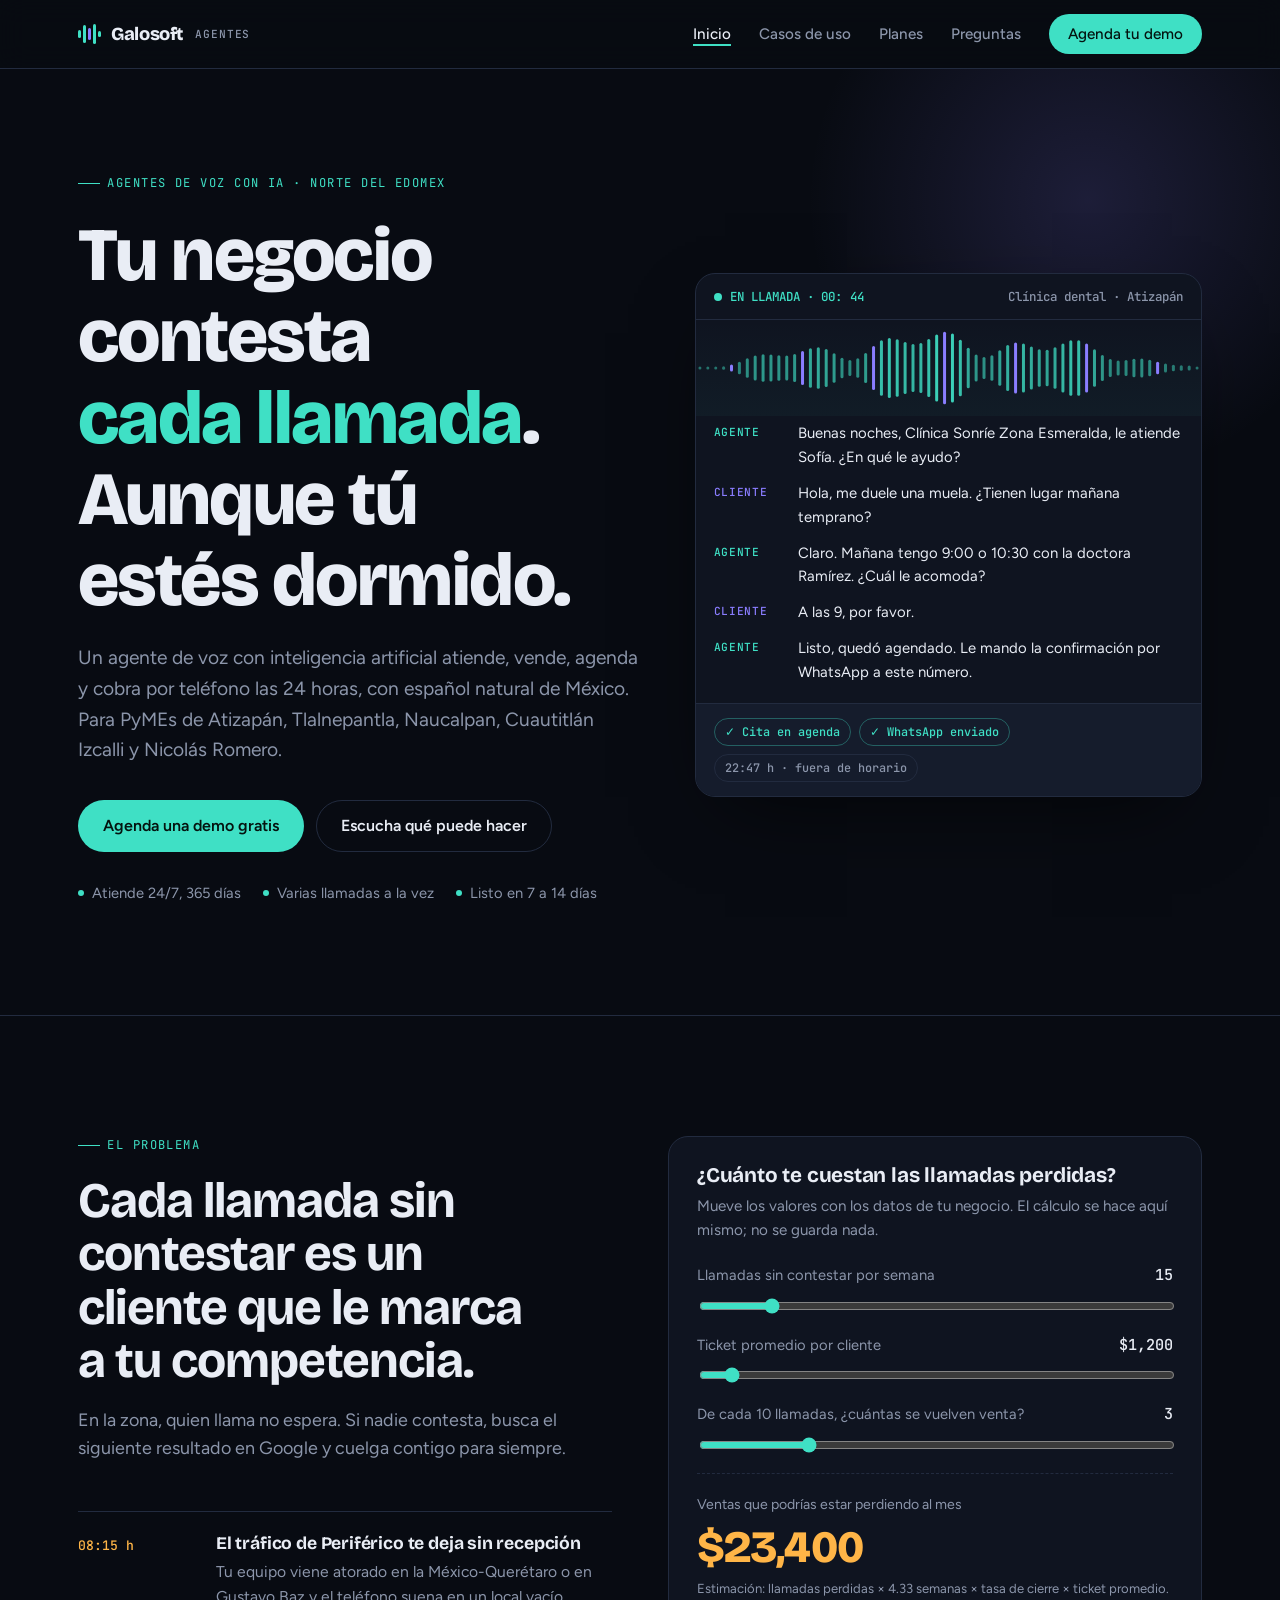
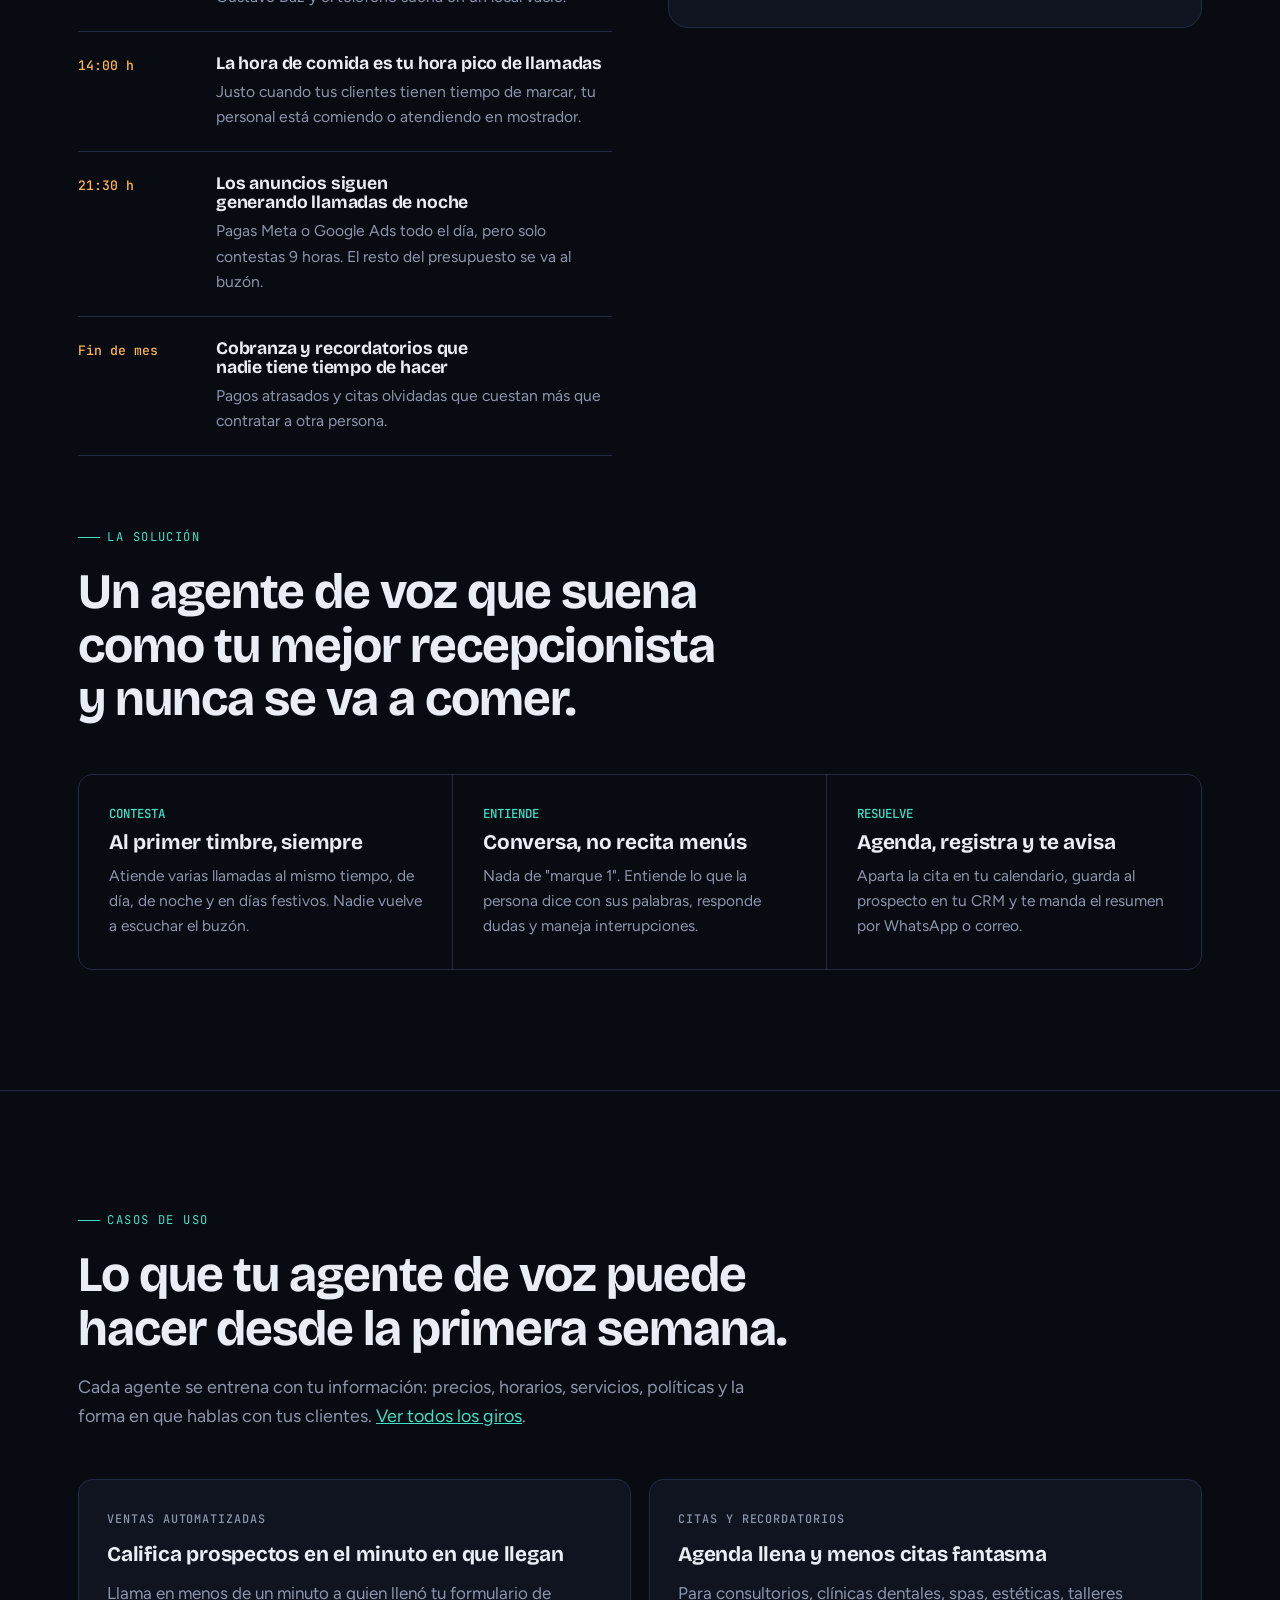
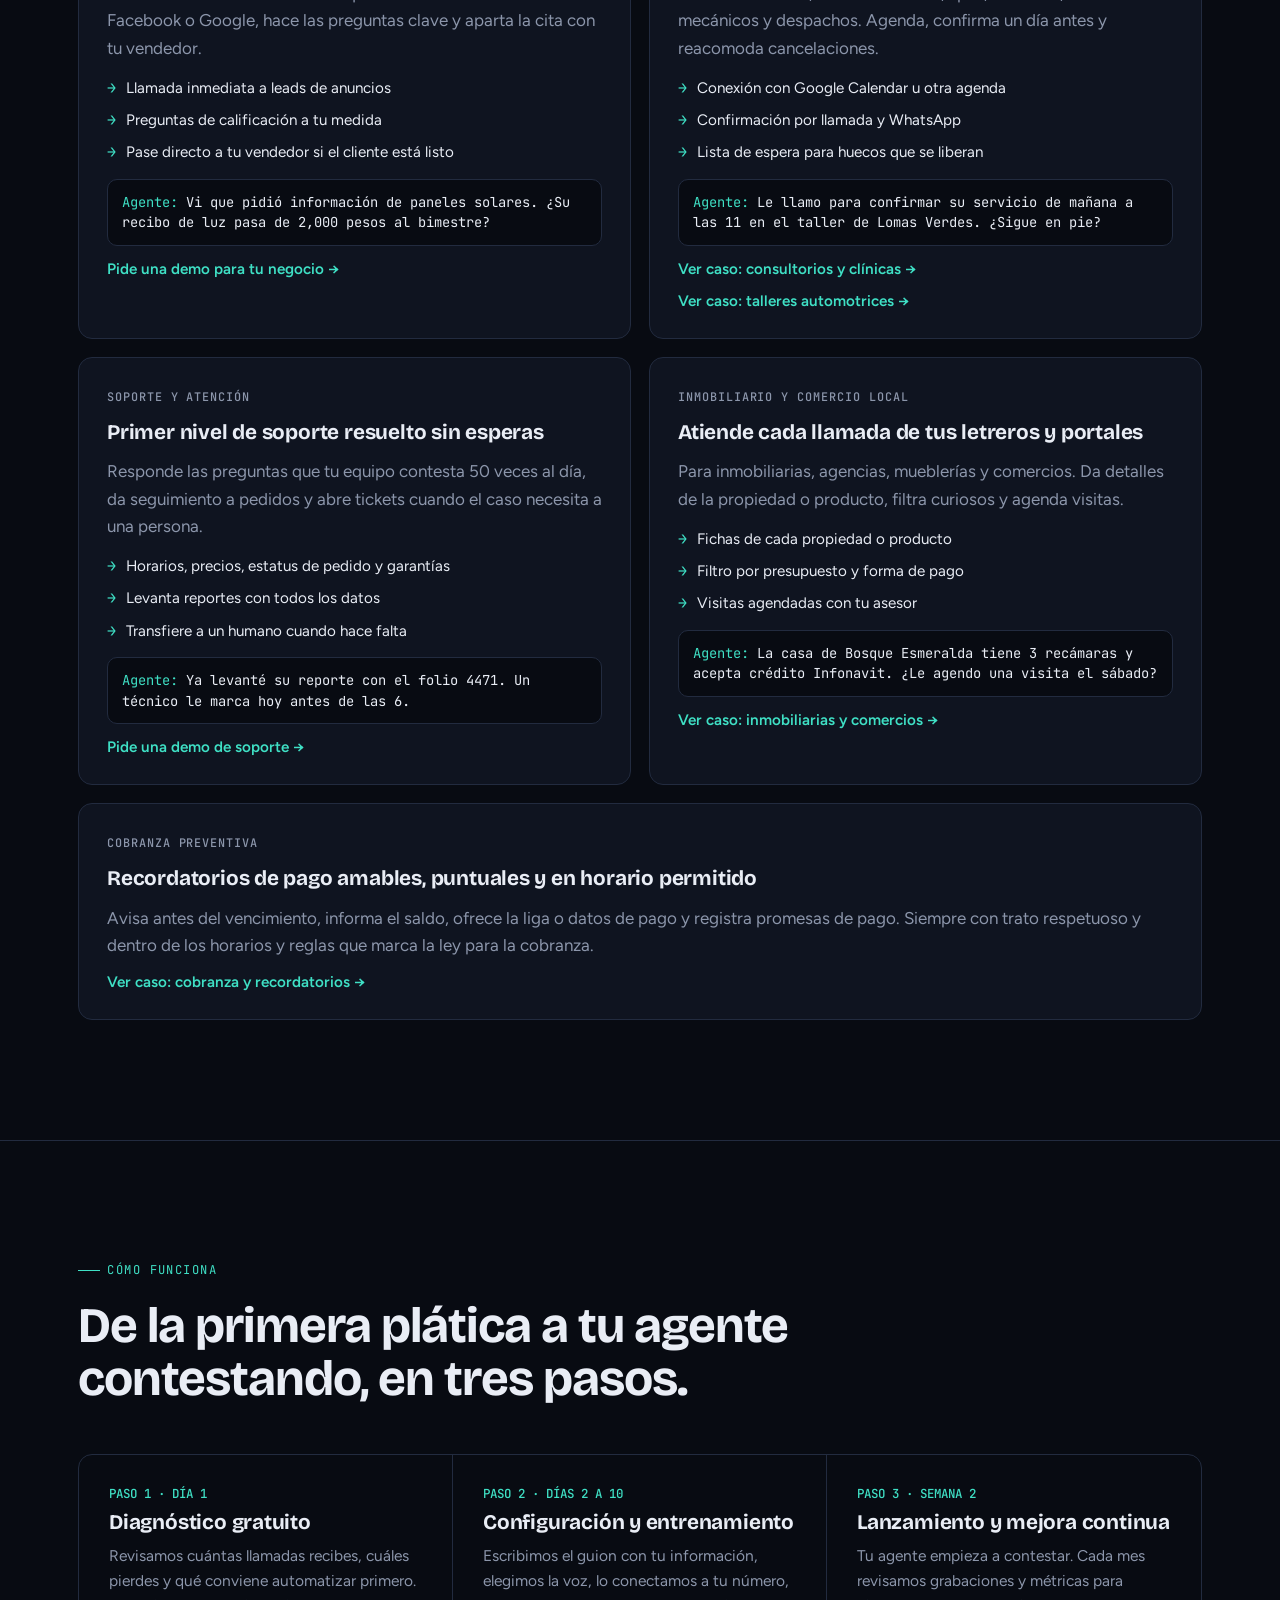
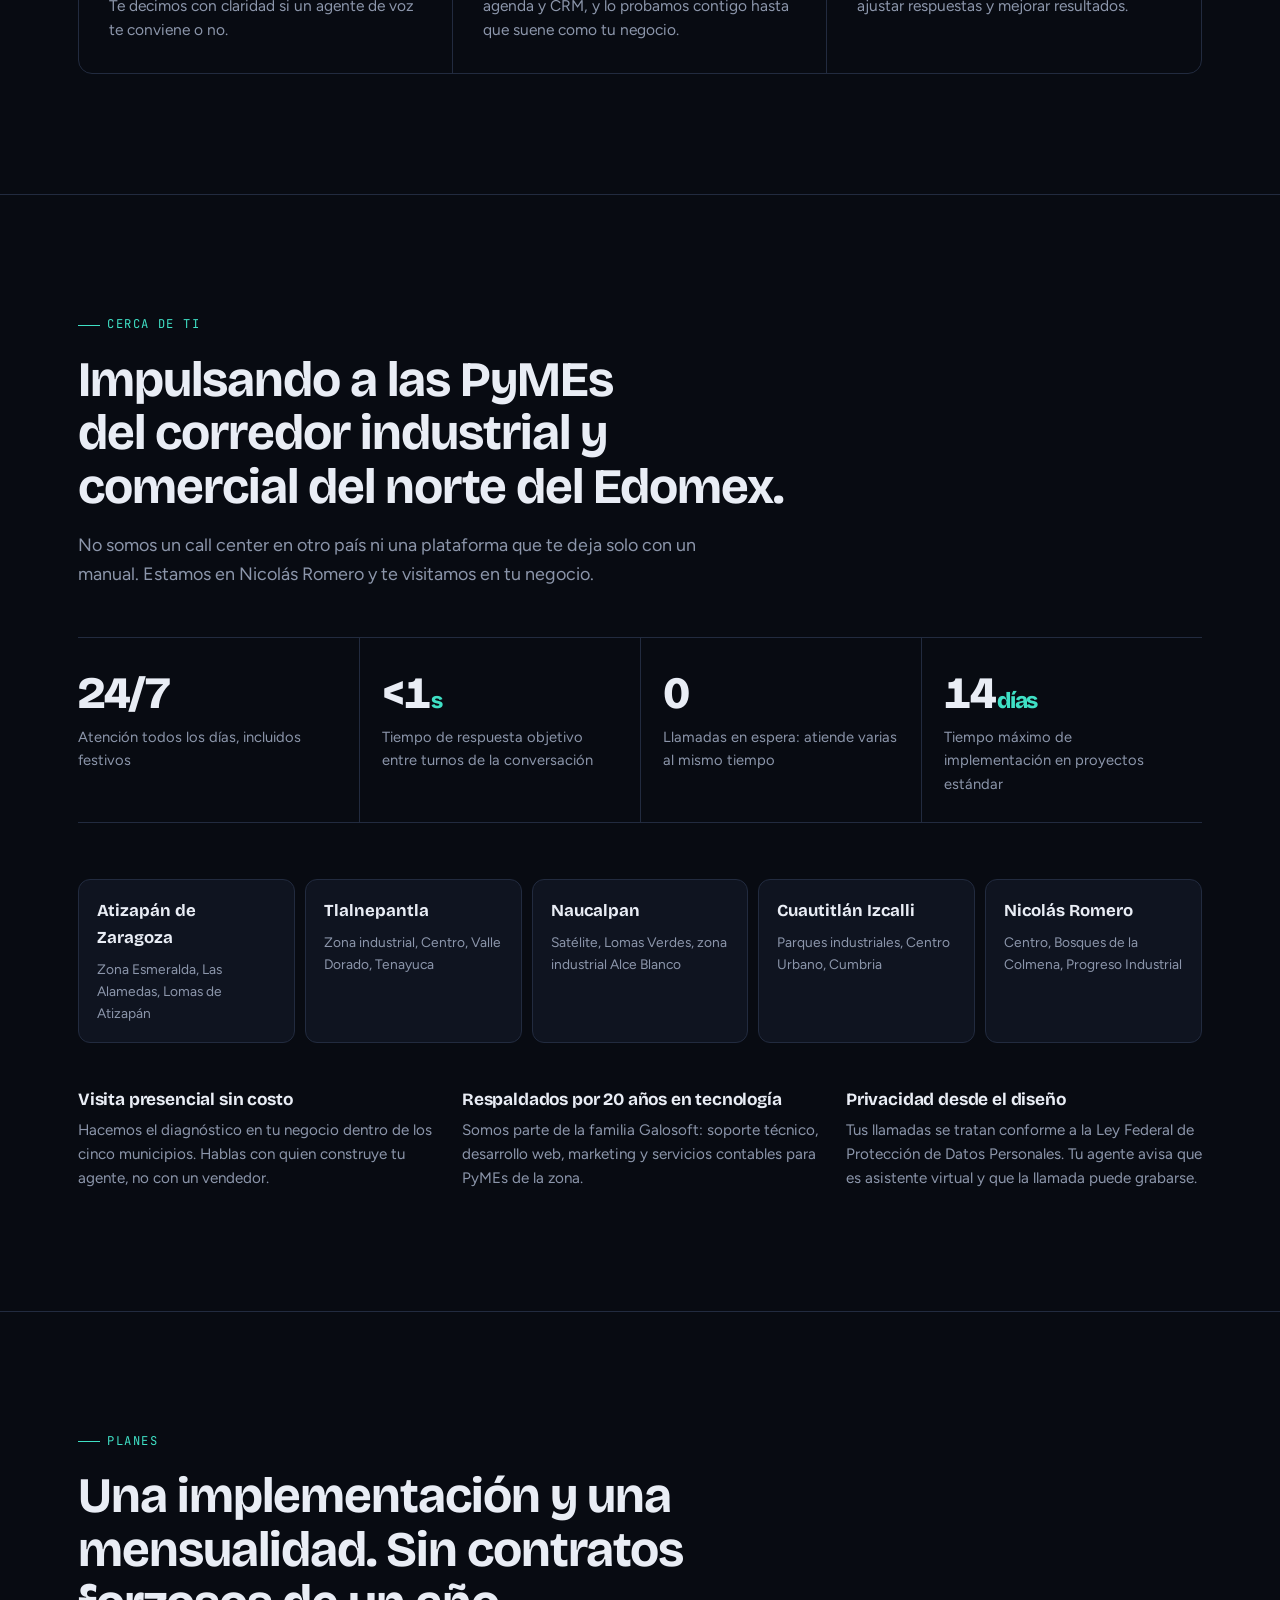
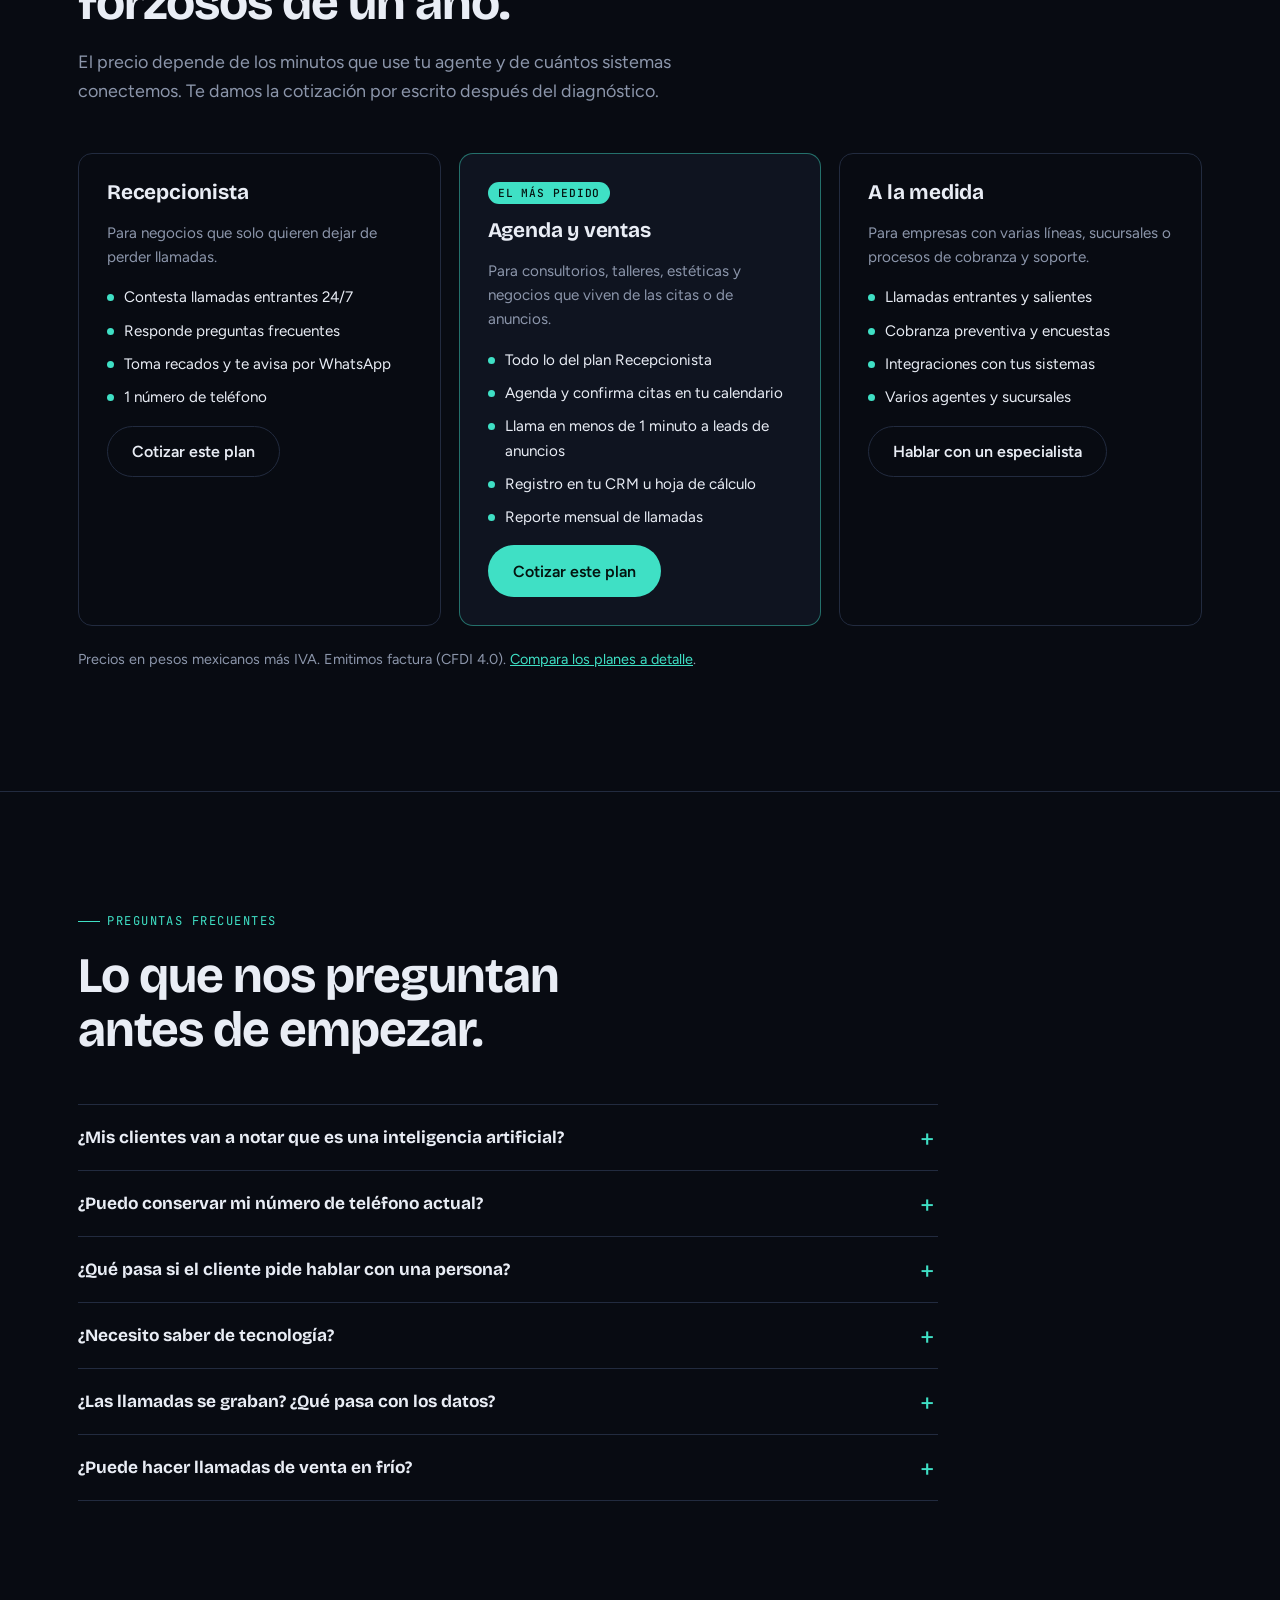
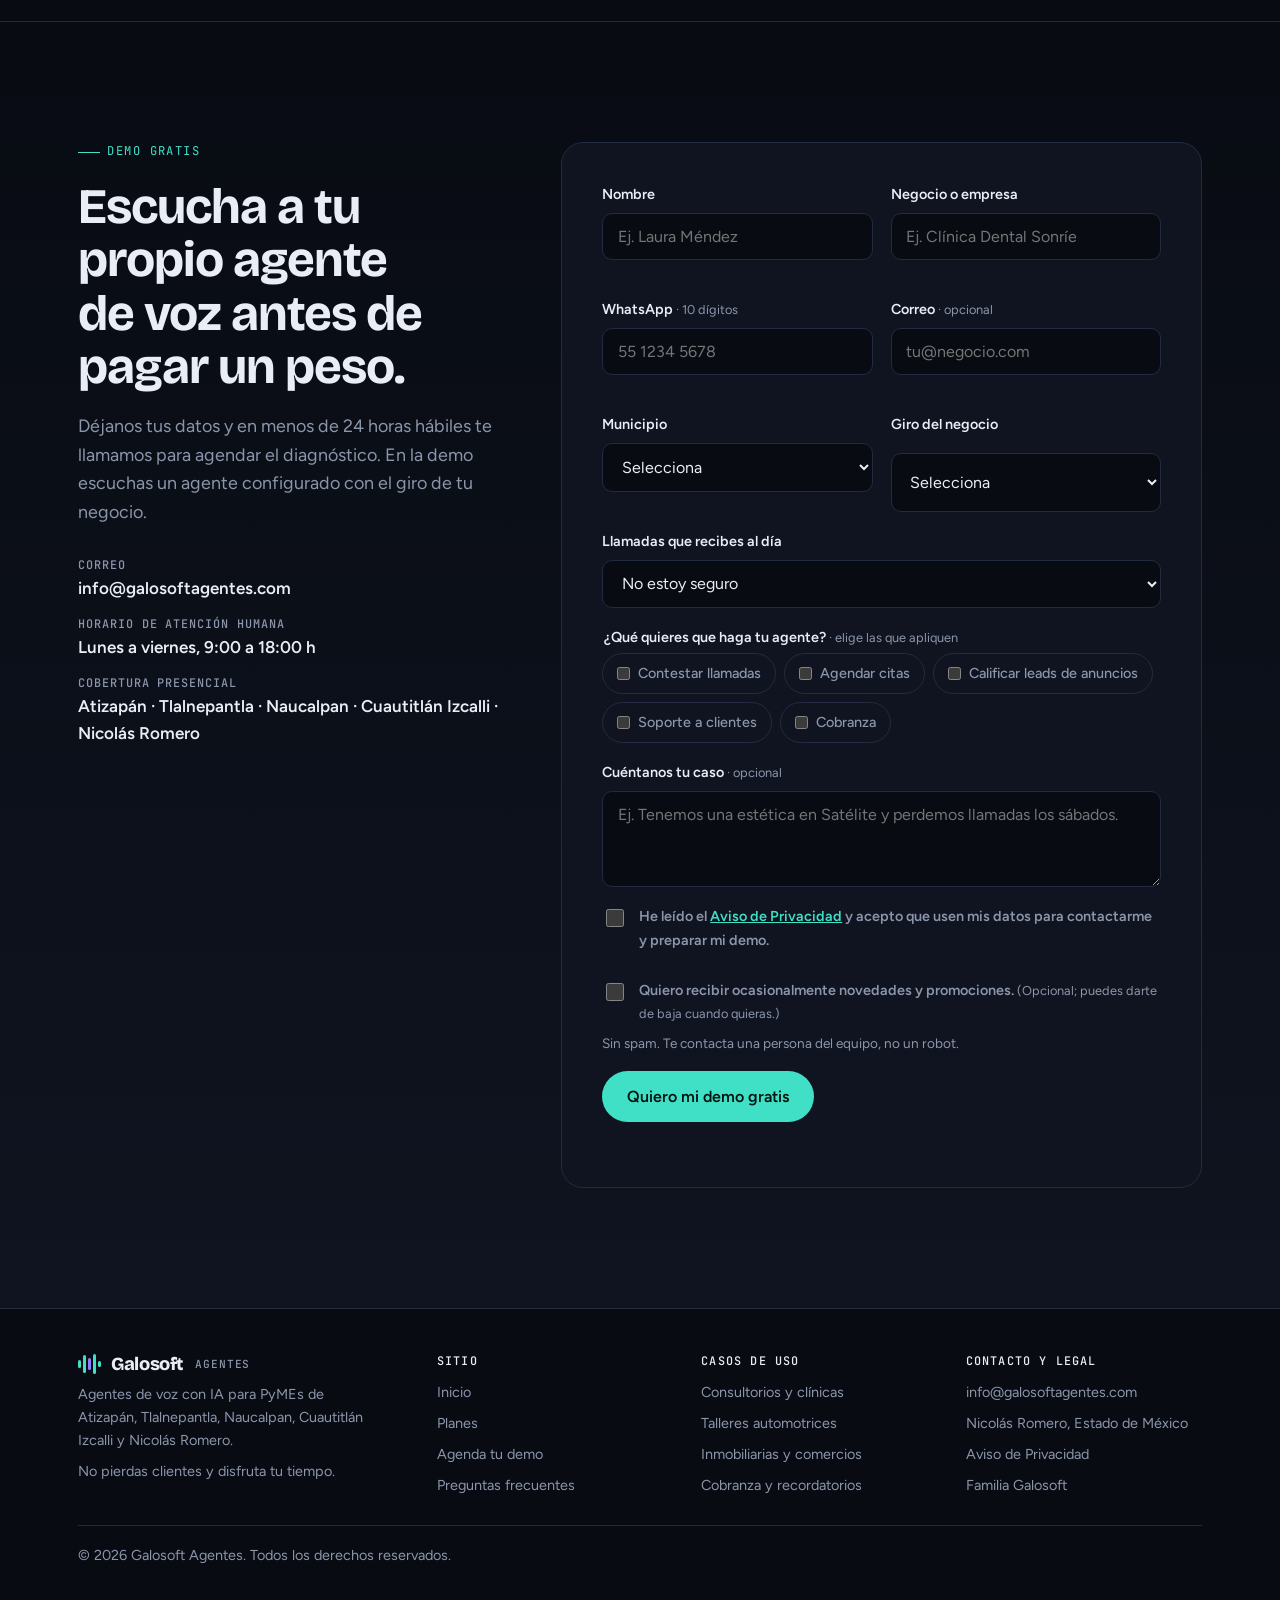
<file: index.html>
<!DOCTYPE html>
<html lang="es-MX">
<head>
<meta charset="utf-8">
<meta name="viewport" content="width=device-width, initial-scale=1, viewport-fit=cover">
<title>Galosoft Agentes | Agentes de voz con IA en el Edomex</title>
<meta name="description" content="Agentes de voz con inteligencia artificial que contestan, venden, agendan y cobran por teléfono 24/7. Para PyMEs de Atizapán, Tlalnepantla, Naucalpan, Cuautitlán Izcalli y Nicolás Romero.">
<meta name="theme-color" content="#080B12">
<link rel="canonical" href="https://galosoftagentes.com/">
<meta property="og:title" content="Galosoft Agentes | Agentes de voz con IA en el Edomex">
<meta property="og:description" content="Agentes de voz con inteligencia artificial que contestan, venden, agendan y cobran por teléfono 24/7. Para PyMEs de Atizapán, Tlalnepantla, Naucalpan, Cuautitlán Izcalli y Nicolás Romero.">
<meta property="og:type" content="website">
<meta property="og:locale" content="es_MX">
<meta property="og:url" content="https://galosoftagentes.com/">
<link rel="preconnect" href="https://fonts.googleapis.com">
<link rel="preconnect" href="https://fonts.gstatic.com" crossorigin>
<link rel="stylesheet" href="https://fonts.googleapis.com/css2?family=Bricolage+Grotesque:opsz,wght@12..96,500;12..96,700;12..96,800&family=Figtree:wght@400;500;600&family=JetBrains+Mono:wght@400;500&display=swap">
<link rel="stylesheet" href="assets/styles.css">
<script src="assets/main.js" defer></script>
</head>
<body>

<header class="nav">
  <div class="wrap">
    <a class="brand" href="index.html" aria-label="Galosoft Agentes, inicio">
      <span class="brand-mark" aria-hidden="true"><i></i><i></i><i></i><i></i><i></i></span>
      Galosoft<small>AGENTES</small>
    </a>
    <button class="menu-btn" id="menuBtn" type="button" aria-expanded="false" aria-controls="navLinks" aria-label="Abrir menú">☰</button>
    <nav class="nav-links" id="navLinks" aria-label="Principal">
      <a href="index.html" aria-current="page">Inicio</a>
      <a href="casos/index.html">Casos de uso</a>
      <a href="planes.html">Planes</a>
      <a href="index.html#faq">Preguntas</a>
      <a class="btn btn-primary" href="demo.html">Agenda tu demo</a>
    </nav>
  </div>
</header>

<main id="inicio">

<!-- ============ 1. HERO ============ -->
<section class="hero">
  <div class="wrap hero-grid">
    <div>
      <span class="tag">Agentes de voz con IA · Norte del Edomex</span>
      <h1>Tu negocio contesta <em>cada llamada</em>. Aunque tú estés dormido.</h1>
      <p class="lede">Un agente de voz con inteligencia artificial atiende, vende, agenda y cobra por teléfono las 24 horas, con español natural de México. Para PyMEs de Atizapán, Tlalnepantla, Naucalpan, Cuautitlán Izcalli y Nicolás Romero.</p>
      <div class="hero-ctas">
        <a class="btn btn-primary" href="#demo">Agenda una demo gratis</a>
        <a class="btn btn-ghost" href="#casos">Escucha qué puede hacer</a>
      </div>
      <div class="hero-proof">
        <span>Atiende 24/7, 365 días</span>
        <span>Varias llamadas a la vez</span>
        <span>Listo en 7 a 14 días</span>
      </div>
    </div>

    <div class="console" aria-label="Ejemplo de llamada atendida por un agente de voz">
      <div class="console-top">
        <span class="live">EN LLAMADA · 00:<span data-clock>42</span></span>
        <span>Clínica dental · Atizapán</span>
      </div>
      <canvas class="wave" aria-hidden="true"></canvas>
      <div class="transcript">
        <div class="msg ai"><b>Agente</b><p>Buenas noches, Clínica Sonríe Zona Esmeralda, le atiende Sofía. ¿En qué le ayudo?</p></div>
        <div class="msg hu"><b>Cliente</b><p>Hola, me duele una muela. ¿Tienen lugar mañana temprano?</p></div>
        <div class="msg ai"><b>Agente</b><p>Claro. Mañana tengo 9:00 o 10:30 con la doctora Ramírez. ¿Cuál le acomoda?</p></div>
        <div class="msg hu"><b>Cliente</b><p>A las 9, por favor.</p></div>
        <div class="msg ai"><b>Agente</b><p>Listo, quedó agendado. Le mando la confirmación por WhatsApp a este número.</p></div>
      </div>
      <div class="console-foot">
        <span class="chip ok">✓ Cita en agenda</span>
        <span class="chip ok">✓ WhatsApp enviado</span>
        <span class="chip">22:47 h · fuera de horario</span>
      </div>
    </div>
  </div>
</section>

<!-- ============ 2. PROBLEMA / SOLUCIÓN ============ -->
<section id="problema">
  <div class="wrap split">
    <div>
      <div class="sec-head">
        <span class="tag">El problema</span>
        <h2>Cada llamada sin contestar es un cliente que le marca a tu competencia.</h2>
        <p class="lede">En la zona, quien llama no espera. Si nadie contesta, busca el siguiente resultado en Google y cuelga contigo para siempre.</p>
      </div>
      <div class="pain-list">
        <div class="pain"><span class="t">08:15 h</span><div><h3>El tráfico de Periférico te deja sin recepción</h3><p>Tu equipo viene atorado en la México-Querétaro o en Gustavo Baz y el teléfono suena en un local vacío.</p></div></div>
        <div class="pain"><span class="t">14:00 h</span><div><h3>La hora de comida es tu hora pico de llamadas</h3><p>Justo cuando tus clientes tienen tiempo de marcar, tu personal está comiendo o atendiendo en mostrador.</p></div></div>
        <div class="pain"><span class="t">21:30 h</span><div><h3>Los anuncios siguen generando llamadas de noche</h3><p>Pagas Meta o Google Ads todo el día, pero solo contestas 9 horas. El resto del presupuesto se va al buzón.</p></div></div>
        <div class="pain"><span class="t">Fin de mes</span><div><h3>Cobranza y recordatorios que nadie tiene tiempo de hacer</h3><p>Pagos atrasados y citas olvidadas que cuestan más que contratar a otra persona.</p></div></div>
      </div>
    </div>

    <div class="calc" aria-labelledby="calcTitle">
      <h3 id="calcTitle">¿Cuánto te cuestan las llamadas perdidas?</h3>
      <p>Mueve los valores con los datos de tu negocio. El cálculo se hace aquí mismo; no se guarda nada.</p>
      <div class="field">
        <label for="cLost">Llamadas sin contestar por semana <output id="oLost">15</output></label>
        <input type="range" id="cLost" min="1" max="100" value="15">
      </div>
      <div class="field">
        <label for="cTicket">Ticket promedio por cliente <output id="oTicket">$1,200</output></label>
        <input type="range" id="cTicket" min="100" max="20000" step="100" value="1200">
      </div>
      <div class="field">
        <label for="cClose">De cada 10 llamadas, ¿cuántas se vuelven venta? <output id="oClose">3</output></label>
        <input type="range" id="cClose" min="1" max="10" value="3">
      </div>
      <div class="calc-result" aria-live="polite">
        <span>Ventas que podrías estar perdiendo al mes</span>
        <strong id="rLoss">$23,400</strong>
        <small>Estimación: llamadas perdidas × 4.33 semanas × tasa de cierre × ticket promedio.</small>
      </div>
    </div>
  </div>

  <div class="wrap" style="margin-top:72px">
    <div class="sec-head">
      <span class="tag">La solución</span>
      <h2>Un agente de voz que suena como tu mejor recepcionista y nunca se va a comer.</h2>
    </div>
    <div class="steps">
      <div class="step"><span class="n">CONTESTA</span><h3>Al primer timbre, siempre</h3><p>Atiende varias llamadas al mismo tiempo, de día, de noche y en días festivos. Nadie vuelve a escuchar el buzón.</p></div>
      <div class="step"><span class="n">ENTIENDE</span><h3>Conversa, no recita menús</h3><p>Nada de "marque 1". Entiende lo que la persona dice con sus palabras, responde dudas y maneja interrupciones.</p></div>
      <div class="step"><span class="n">RESUELVE</span><h3>Agenda, registra y te avisa</h3><p>Aparta la cita en tu calendario, guarda al prospecto en tu CRM y te manda el resumen por WhatsApp o correo.</p></div>
    </div>
  </div>
</section>

<!-- ============ 3. CASOS DE USO ============ -->
<section id="casos">
  <div class="wrap">
    <div class="sec-head">
      <span class="tag">Casos de uso</span>
      <h2>Lo que tu agente de voz puede hacer desde la primera semana.</h2>
      <p class="lede">Cada agente se entrena con tu información: precios, horarios, servicios, políticas y la forma en que hablas con tus clientes. <a href="casos/index.html">Ver todos los giros</a>.</p>
    </div>
    <div class="cases">
      <article class="case">
        <div class="case-top"><span class="k">Ventas automatizadas</span><span class="mini-wave" aria-hidden="true"><i></i><i></i><i></i><i></i><i></i></span></div>
        <h3>Califica prospectos en el minuto en que llegan</h3>
        <p>Llama en menos de un minuto a quien llenó tu formulario de Facebook o Google, hace las preguntas clave y aparta la cita con tu vendedor.</p>
        <ul><li>Llamada inmediata a leads de anuncios</li><li>Preguntas de calificación a tu medida</li><li>Pase directo a tu vendedor si el cliente está listo</li></ul>
        <div class="quote"><span>Agente:</span> Vi que pidió información de paneles solares. ¿Su recibo de luz pasa de 2,000 pesos al bimestre?</div>
        <a class="case-link" href="demo.html?giro=Comercio%20o%20tienda">Pide una demo para tu negocio →</a>
      </article>
      <article class="case">
        <div class="case-top"><span class="k">Citas y recordatorios</span><span class="mini-wave" aria-hidden="true"><i></i><i></i><i></i><i></i><i></i></span></div>
        <h3>Agenda llena y menos citas fantasma</h3>
        <p>Para consultorios, clínicas dentales, spas, estéticas, talleres mecánicos y despachos. Agenda, confirma un día antes y reacomoda cancelaciones.</p>
        <ul><li>Conexión con Google Calendar u otra agenda</li><li>Confirmación por llamada y WhatsApp</li><li>Lista de espera para huecos que se liberan</li></ul>
        <div class="quote"><span>Agente:</span> Le llamo para confirmar su servicio de mañana a las 11 en el taller de Lomas Verdes. ¿Sigue en pie?</div>
        <a class="case-link" href="casos/consultorios.html">Ver caso: consultorios y clínicas →</a>
        <a class="case-link" href="casos/talleres.html">Ver caso: talleres automotrices →</a>
      </article>
      <article class="case">
        <div class="case-top"><span class="k">Soporte y atención</span><span class="mini-wave" aria-hidden="true"><i></i><i></i><i></i><i></i><i></i></span></div>
        <h3>Primer nivel de soporte resuelto sin esperas</h3>
        <p>Responde las preguntas que tu equipo contesta 50 veces al día, da seguimiento a pedidos y abre tickets cuando el caso necesita a una persona.</p>
        <ul><li>Horarios, precios, estatus de pedido y garantías</li><li>Levanta reportes con todos los datos</li><li>Transfiere a un humano cuando hace falta</li></ul>
        <div class="quote"><span>Agente:</span> Ya levanté su reporte con el folio 4471. Un técnico le marca hoy antes de las 6.</div>
        <a class="case-link" href="demo.html">Pide una demo de soporte →</a>
      </article>
      <article class="case">
        <div class="case-top"><span class="k">Inmobiliario y comercio local</span><span class="mini-wave" aria-hidden="true"><i></i><i></i><i></i><i></i><i></i></span></div>
        <h3>Atiende cada llamada de tus letreros y portales</h3>
        <p>Para inmobiliarias, agencias, mueblerías y comercios. Da detalles de la propiedad o producto, filtra curiosos y agenda visitas.</p>
        <ul><li>Fichas de cada propiedad o producto</li><li>Filtro por presupuesto y forma de pago</li><li>Visitas agendadas con tu asesor</li></ul>
        <div class="quote"><span>Agente:</span> La casa de Bosque Esmeralda tiene 3 recámaras y acepta crédito Infonavit. ¿Le agendo una visita el sábado?</div>
        <a class="case-link" href="casos/inmobiliarias.html">Ver caso: inmobiliarias y comercios →</a>
      </article>
      <article class="case" style="grid-column:1/-1">
        <div class="case-top"><span class="k">Cobranza preventiva</span><span class="mini-wave" aria-hidden="true"><i></i><i></i><i></i><i></i><i></i></span></div>
        <h3>Recordatorios de pago amables, puntuales y en horario permitido</h3>
        <p>Avisa antes del vencimiento, informa el saldo, ofrece la liga o datos de pago y registra promesas de pago. Siempre con trato respetuoso y dentro de los horarios y reglas que marca la ley para la cobranza.</p>
        <a class="case-link" href="casos/cobranza.html">Ver caso: cobranza y recordatorios →</a>
      </article>
    </div>
  </div>
</section>

<!-- ============ CÓMO FUNCIONA ============ -->
<section id="como">
  <div class="wrap">
    <div class="sec-head">
      <span class="tag">Cómo funciona</span>
      <h2>De la primera plática a tu agente contestando, en tres pasos.</h2>
    </div>
    <div class="steps">
      <div class="step"><span class="n">PASO 1 · DÍA 1</span><h3>Diagnóstico gratuito</h3><p>Revisamos cuántas llamadas recibes, cuáles pierdes y qué conviene automatizar primero. Te decimos con claridad si un agente de voz te conviene o no.</p></div>
      <div class="step"><span class="n">PASO 2 · DÍAS 2 A 10</span><h3>Configuración y entrenamiento</h3><p>Escribimos el guion con tu información, elegimos la voz, lo conectamos a tu número, agenda y CRM, y lo probamos contigo hasta que suene como tu negocio.</p></div>
      <div class="step"><span class="n">PASO 3 · SEMANA 2</span><h3>Lanzamiento y mejora continua</h3><p>Tu agente empieza a contestar. Cada mes revisamos grabaciones y métricas para ajustar respuestas y mejorar resultados.</p></div>
    </div>
  </div>
</section>

<!-- ============ 4. AUTORIDAD / CONFIANZA ============ -->
<section id="confianza">
  <div class="wrap">
    <div class="sec-head">
      <span class="tag">Cerca de ti</span>
      <h2>Impulsando a las PyMEs del corredor industrial y comercial del norte del Edomex.</h2>
      <p class="lede">No somos un call center en otro país ni una plataforma que te deja solo con un manual. Estamos en Nicolás Romero y te visitamos en tu negocio.</p>
    </div>

    <div class="metrics">
      <div class="metric"><strong>24/7</strong><span>Atención todos los días, incluidos festivos</span></div>
      <div class="metric"><strong>&lt;1<small>s</small></strong><span>Tiempo de respuesta objetivo entre turnos de la conversación</span></div>
      <div class="metric"><strong>0</strong><span>Llamadas en espera: atiende varias al mismo tiempo</span></div>
      <div class="metric"><strong>14<small>días</small></strong><span>Tiempo máximo de implementación en proyectos estándar</span></div>
    </div>

    <div class="zones">
      <div class="zone"><b>Atizapán de Zaragoza</b><span>Zona Esmeralda, Las Alamedas, Lomas de Atizapán</span></div>
      <div class="zone"><b>Tlalnepantla</b><span>Zona industrial, Centro, Valle Dorado, Tenayuca</span></div>
      <div class="zone"><b>Naucalpan</b><span>Satélite, Lomas Verdes, zona industrial Alce Blanco</span></div>
      <div class="zone"><b>Cuautitlán Izcalli</b><span>Parques industriales, Centro Urbano, Cumbria</span></div>
      <div class="zone"><b>Nicolás Romero</b><span>Centro, Bosques de la Colmena, Progreso Industrial</span></div>
    </div>

    <div class="trust-row">
      <div><h3>Visita presencial sin costo</h3><p>Hacemos el diagnóstico en tu negocio dentro de los cinco municipios. Hablas con quien construye tu agente, no con un vendedor.</p></div>
      <div><h3>Respaldados por 20 años en tecnología</h3><p>Somos parte de la familia Galosoft: soporte técnico, desarrollo web, marketing y servicios contables para PyMEs de la zona.</p></div>
      <div><h3>Privacidad desde el diseño</h3><p>Tus llamadas se tratan conforme a la Ley Federal de Protección de Datos Personales. Tu agente avisa que es asistente virtual y que la llamada puede grabarse.</p></div>
    </div>
  </div>
</section>

<!-- ============ PLANES ============ -->
<section id="planes">
  <div class="wrap">
    <div class="sec-head">
      <span class="tag">Planes</span>
      <h2>Una implementación y una mensualidad. Sin contratos forzosos de un año.</h2>
      <p class="lede">El precio depende de los minutos que use tu agente y de cuántos sistemas conectemos. Te damos la cotización por escrito después del diagnóstico.</p>
    </div>
    <div class="plans">
      <div class="plan">
        <h3>Recepcionista</h3>
        <p>Para negocios que solo quieren dejar de perder llamadas.</p>
        <ul><li>Contesta llamadas entrantes 24/7</li><li>Responde preguntas frecuentes</li><li>Toma recados y te avisa por WhatsApp</li><li>1 número de teléfono</li></ul>
        <a class="btn btn-ghost" href="#demo" data-plan="Recepcionista">Cotizar este plan</a>
      </div>
      <div class="plan feat">
        <span class="badge">El más pedido</span>
        <h3>Agenda y ventas</h3>
        <p>Para consultorios, talleres, estéticas y negocios que viven de las citas o de anuncios.</p>
        <ul><li>Todo lo del plan Recepcionista</li><li>Agenda y confirma citas en tu calendario</li><li>Llama en menos de 1 minuto a leads de anuncios</li><li>Registro en tu CRM u hoja de cálculo</li><li>Reporte mensual de llamadas</li></ul>
        <a class="btn btn-primary" href="#demo" data-plan="Agenda y ventas">Cotizar este plan</a>
      </div>
      <div class="plan">
        <h3>A la medida</h3>
        <p>Para empresas con varias líneas, sucursales o procesos de cobranza y soporte.</p>
        <ul><li>Llamadas entrantes y salientes</li><li>Cobranza preventiva y encuestas</li><li>Integraciones con tus sistemas</li><li>Varios agentes y sucursales</li></ul>
        <a class="btn btn-ghost" href="#demo" data-plan="A la medida">Hablar con un especialista</a>
      </div>
    </div>
    <p class="note">Precios en pesos mexicanos más IVA. Emitimos factura (CFDI 4.0). <a href="planes.html">Compara los planes a detalle</a>.</p>
  </div>
</section>

<!-- ============ FAQ ============ -->
<section id="faq">
  <div class="wrap">
    <div class="sec-head">
      <span class="tag">Preguntas frecuentes</span>
      <h2>Lo que nos preguntan antes de empezar.</h2>
    </div>
    <div class="faq">
      <details><summary>¿Mis clientes van a notar que es una inteligencia artificial?</summary><p>La voz es natural y conversa con fluidez, pero tu agente siempre se presenta como asistente virtual. Ser transparente genera confianza y es lo correcto. La mayoría de las personas solo quiere que le resuelvan rápido.</p></details>
      <details><summary>¿Puedo conservar mi número de teléfono actual?</summary><p>Sí. Puedes desviar tu número actual al agente cuando no contestes, fuera de horario o todo el tiempo. También podemos darte un número nuevo con lada 55.</p></details>
      <details><summary>¿Qué pasa si el cliente pide hablar con una persona?</summary><p>El agente transfiere la llamada al número que tú indiques o toma los datos y te avisa al momento para que devuelvas la llamada.</p></details>
      <details><summary>¿Necesito saber de tecnología?</summary><p>No. Nosotros configuramos, conectamos y damos mantenimiento. Tú solo nos das la información de tu negocio y revisas los resultados.</p></details>
      <details><summary>¿Las llamadas se graban? ¿Qué pasa con los datos?</summary><p>Las llamadas pueden grabarse y transcribirse para darte el resumen y mejorar el servicio. Se avisa al inicio de cada llamada y los datos se tratan conforme a nuestro <a href="aviso-de-privacidad.html">Aviso de Privacidad</a>.</p></details>
      <details><summary>¿Puede hacer llamadas de venta en frío?</summary><p>Recomendamos llamar solo a personas que te dieron su número o que ya son tus clientes. Las llamadas publicitarias deben respetar el Registro Público para Evitar Publicidad (REPEP) de PROFECO, y nosotros te ayudamos a cumplirlo.</p></details>
    </div>
  </div>
</section>


<section id="demo" class="contact">
  <div class="wrap contact-split">
    <div>
      <div class="sec-head" style="margin-bottom:0">
        <span class="tag">Demo gratis</span>
        <h2>Escucha a tu propio agente de voz antes de pagar un peso.</h2>
        <p class="lede">Déjanos tus datos y en menos de 24 horas hábiles te llamamos para agendar el diagnóstico. En la demo escuchas un agente configurado con el giro de tu negocio.</p>
      </div>
      <div class="direct">
        <div><span>Correo</span><b>info@galosoftagentes.com</b></div>
        <div><span>Horario de atención humana</span><b>Lunes a viernes, 9:00 a 18:00 h</b></div>
        <div><span>Cobertura presencial</span><b>Atizapán · Tlalnepantla · Naucalpan · Cuautitlán Izcalli · Nicolás Romero</b></div>
      </div>
    </div>

      <div class="form-card">
        <form class="lead-form" data-origen="inicio" novalidate>
          <div class="form-grid">
            <div class="f">
              <label for="nombre">Nombre</label>
              <input id="nombre" name="nombre" autocomplete="name" required placeholder="Ej. Laura Méndez">
              <span class="err" data-for="nombre"></span>
            </div>
            <div class="f">
              <label for="empresa">Negocio o empresa</label>
              <input id="empresa" name="empresa" autocomplete="organization" required placeholder="Ej. Clínica Dental Sonríe">
              <span class="err" data-for="empresa"></span>
            </div>
            <div class="f">
              <label for="telefono">WhatsApp <span class="hint">· 10 dígitos</span></label>
              <input id="telefono" name="telefono" type="tel" inputmode="numeric" autocomplete="tel-national" required placeholder="55 1234 5678">
              <span class="err" data-for="telefono"></span>
            </div>
            <div class="f">
              <label for="correo">Correo <span class="hint">· opcional</span></label>
              <input id="correo" name="correo" type="email" autocomplete="email" placeholder="tu@negocio.com">
              <span class="err" data-for="correo"></span>
            </div>
            <div class="f">
              <label for="municipio">Municipio</label>
              <select id="municipio" name="municipio" required>
                <option value="">Selecciona</option>
                <option>Atizapán de Zaragoza</option>
                <option>Tlalnepantla de Baz</option>
                <option>Naucalpan de Juárez</option>
                <option>Cuautitlán Izcalli</option>
                <option>Nicolás Romero</option>
                <option>Otro municipio o CDMX</option>
              </select>
              <span class="err" data-for="municipio"></span>
            </div>
            <div class="f">
              <label for="giro">Giro del negocio</label>
              <select id="giro" name="giro">
                <option value="">Selecciona</option>
              <option>Consultorio o clínica</option>
              <option>Taller automotriz</option>
              <option>Inmobiliaria</option>
              <option>Comercio o tienda</option>
              <option>Estética, spa o barbería</option>
              <option>Escuela o academia</option>
              <option>Despacho o servicios profesionales</option>
              <option>Restaurante o alimentos</option>
              <option>Industria o distribución</option>
              <option>Otro</option>
              </select>
            </div>
            <div class="f full">
              <label for="llamadas">Llamadas que recibes al día</label>
              <select id="llamadas" name="llamadas">
                <option value="">No estoy seguro</option>
                <option>Menos de 10</option>
                <option>10 a 30</option>
                <option>30 a 100</option>
                <option>Más de 100</option>
              </select>
            </div>
            <fieldset class="f full">
              <legend>¿Qué quieres que haga tu agente? <span class="hint">· elige las que apliquen</span></legend>
              <div class="chips">
                <label><input type="checkbox" name="uso" value="Contestar llamadas"> Contestar llamadas</label>
                <label><input type="checkbox" name="uso" value="Agendar citas"> Agendar citas</label>
                <label><input type="checkbox" name="uso" value="Calificar leads"> Calificar leads de anuncios</label>
                <label><input type="checkbox" name="uso" value="Soporte"> Soporte a clientes</label>
                <label><input type="checkbox" name="uso" value="Cobranza"> Cobranza</label>
              </div>
            </fieldset>
            <div class="f full">
              <label for="mensaje">Cuéntanos tu caso <span class="hint">· opcional</span></label>
              <textarea id="mensaje" name="mensaje" placeholder="Ej. Tenemos una estética en Satélite y perdemos llamadas los sábados."></textarea>
            </div>
            <div class="hp" aria-hidden="true"><label for="website">No llenar</label><input id="website" name="website" tabindex="-1" autocomplete="off"></div>
            <div class="f full">
              <label class="consent"><input type="checkbox" id="privacidad" name="privacidad" required> <span>He leído el <a href="aviso-de-privacidad.html" target="_blank" rel="noopener">Aviso de Privacidad</a> y acepto que usen mis datos para contactarme y preparar mi demo.</span></label>
              <span class="err" data-for="privacidad"></span>
              <label class="consent"><input type="checkbox" id="marketing" name="marketing"> <span>Quiero recibir ocasionalmente novedades y promociones. <span class="hint">(Opcional; puedes darte de baja cuando quieras.)</span></span></label>
            </div>
          </div>
          <div class="form-foot">
            <small>Sin spam. Te contacta una persona del equipo, no un robot.</small>
            <button class="btn btn-primary" type="submit">Quiero mi demo gratis</button>
          </div>
          <p class="err form-error" role="alert" style="margin-top:12px"></p>
        </form>
        <div class="success" hidden tabindex="-1">
          <span class="mini-wave" aria-hidden="true"><i></i><i></i><i></i><i></i><i></i></span>
          <h3>¡Listo! Recibimos tus datos.</h3>
          <p>Te escribimos por WhatsApp en menos de 24 horas hábiles para agendar tu diagnóstico. Mientras, piensa en las tres preguntas que más te hacen tus clientes por teléfono: con eso armamos tu demo.</p>
        </div>
      </div>
  </div>
</section>
</main>

<footer>
  <div class="wrap">
    <div class="foot-grid">
      <div class="foot-brand">
        <a class="brand" href="index.html"><span class="brand-mark" aria-hidden="true"><i></i><i></i><i></i><i></i><i></i></span>Galosoft<small>AGENTES</small></a>
        <p>Agentes de voz con IA para PyMEs de Atizapán, Tlalnepantla, Naucalpan, Cuautitlán Izcalli y Nicolás Romero.</p>
        <p>No pierdas clientes y disfruta tu tiempo.</p>
      </div>
      <div>
        <h4>Sitio</h4>
        <a href="index.html">Inicio</a>
        <a href="planes.html">Planes</a>
        <a href="demo.html">Agenda tu demo</a>
        <a href="index.html#faq">Preguntas frecuentes</a>
      </div>
      <div>
        <h4>Casos de uso</h4>
        <a href="casos/consultorios.html">Consultorios y clínicas</a>
        <a href="casos/talleres.html">Talleres automotrices</a>
        <a href="casos/inmobiliarias.html">Inmobiliarias y comercios</a>
        <a href="casos/cobranza.html">Cobranza y recordatorios</a>
      </div>
      <div>
        <h4>Contacto y legal</h4>
        <span style="user-select:all">info@galosoftagentes.com</span>
        <span>Nicolás Romero, Estado de México</span>
        <a href="aviso-de-privacidad.html">Aviso de Privacidad</a>
        <a href="https://galosoft.com" rel="noopener">Familia Galosoft</a>
      </div>
    </div>
    <div style="width:100%;border-top:1px solid var(--line);padding-top:18px;margin-top:8px">© <span data-year>2026</span> Galosoft Agentes. Todos los derechos reservados.</div>
  </div>
</footer>
<div class="sticky-cta"><a class="btn btn-primary" href="demo.html">Agenda tu demo gratis</a></div>
</body>
</html>
</file>
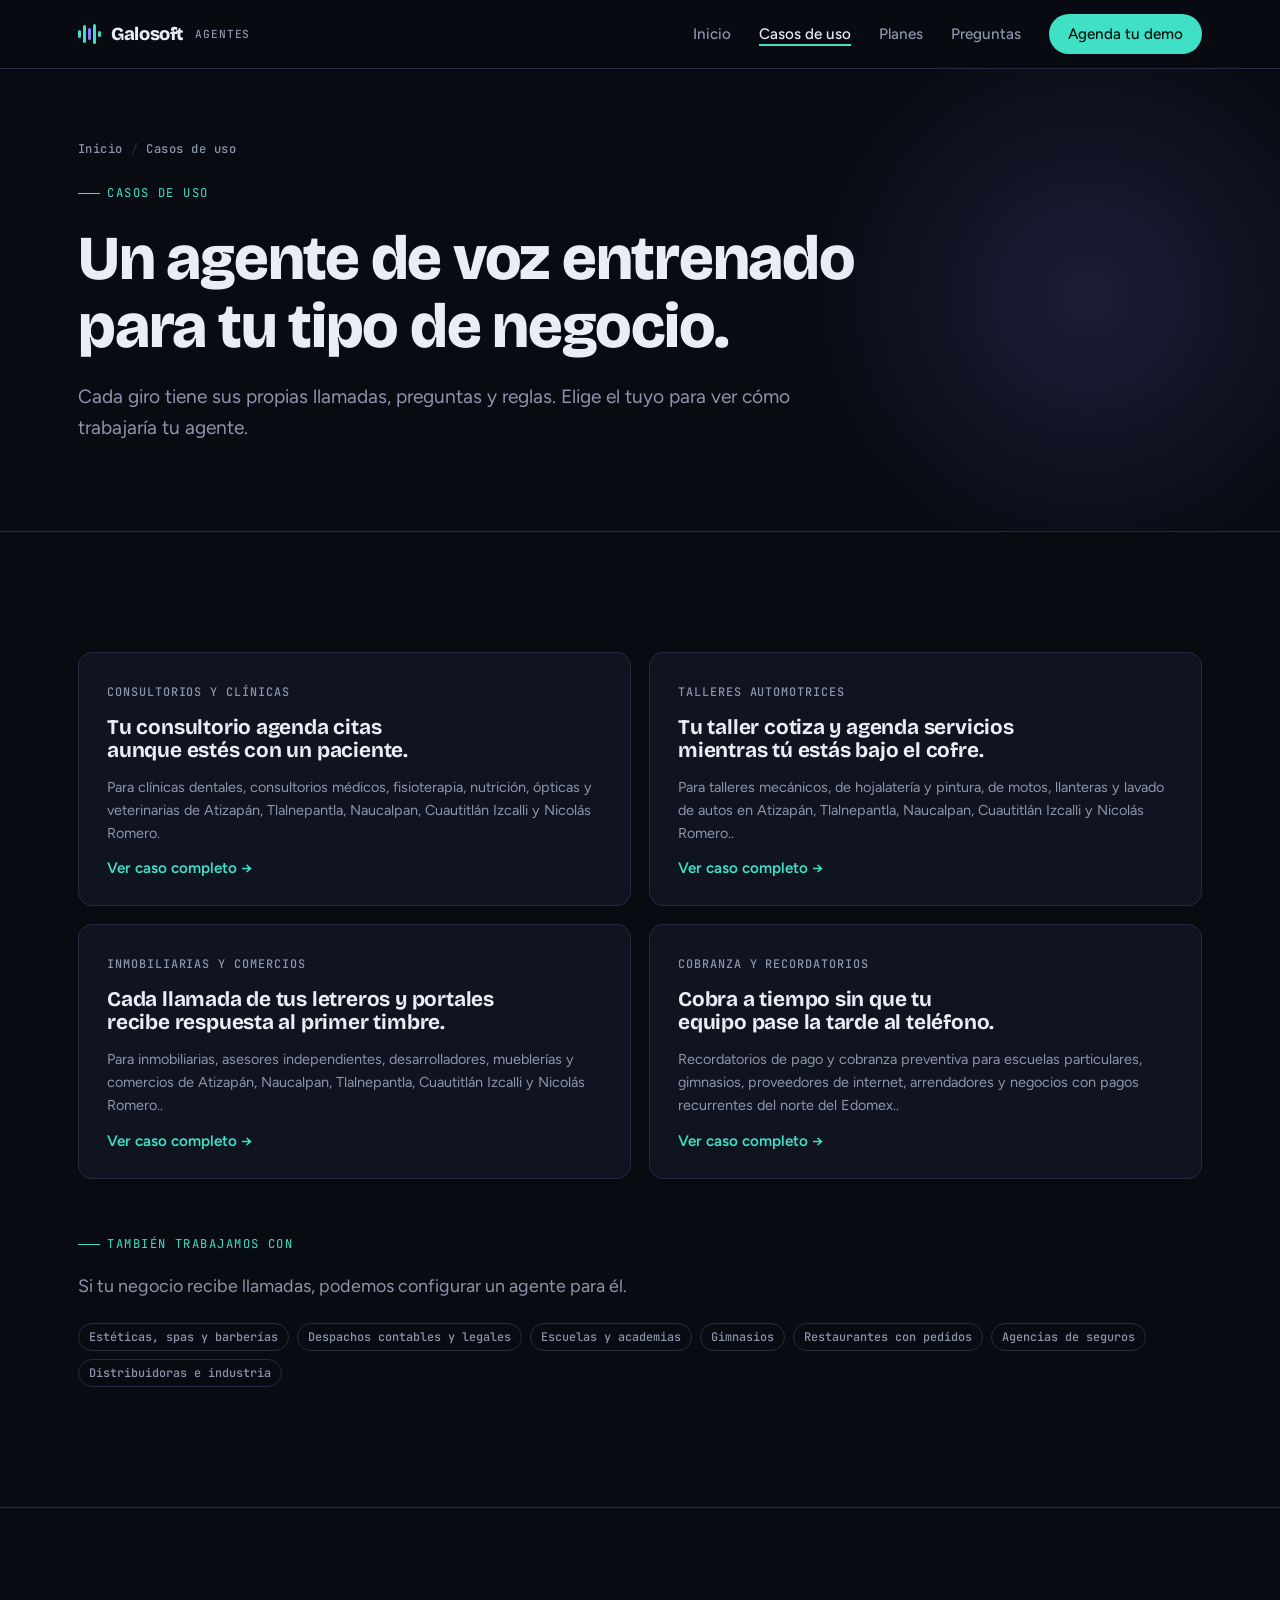
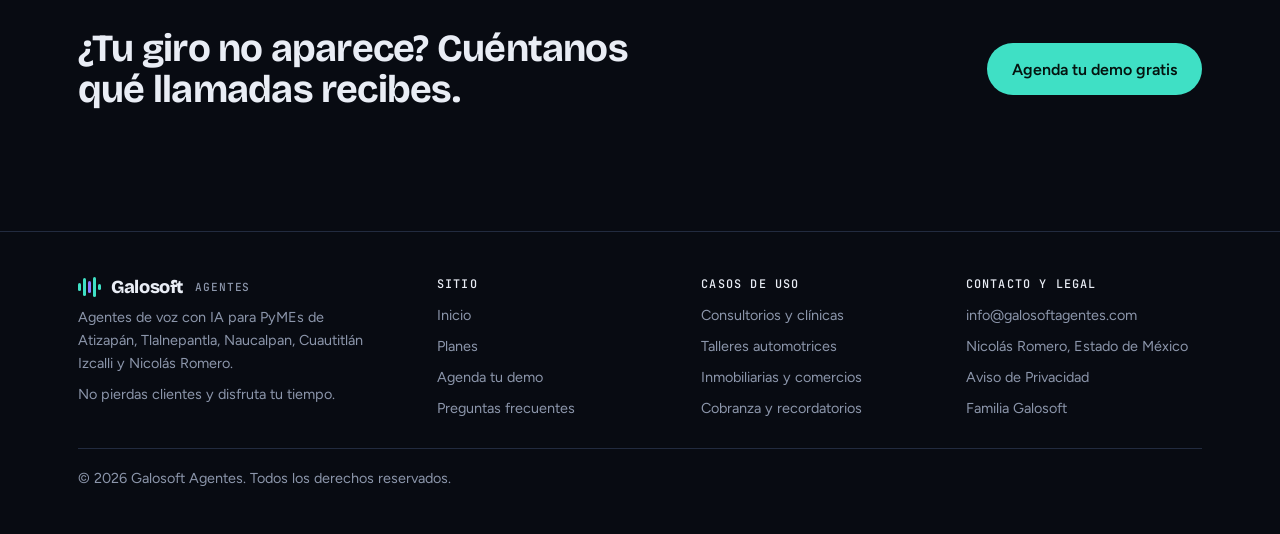
<file: casos/index.html>
<!DOCTYPE html>
<html lang="es-MX">
<head>
<meta charset="utf-8">
<meta name="viewport" content="width=device-width, initial-scale=1, viewport-fit=cover">
<title>Casos de uso de agentes de voz | Galosoft Agentes</title>
<meta name="description" content="Agentes de voz con IA para consultorios, talleres, inmobiliarias, comercios y cobranza en el norte del Estado de México.">
<meta name="theme-color" content="#080B12">
<link rel="canonical" href="https://galosoftagentes.com/casos/">
<meta property="og:title" content="Casos de uso de agentes de voz | Galosoft Agentes">
<meta property="og:description" content="Agentes de voz con IA para consultorios, talleres, inmobiliarias, comercios y cobranza en el norte del Estado de México.">
<meta property="og:type" content="website">
<meta property="og:locale" content="es_MX">
<meta property="og:url" content="https://galosoftagentes.com/casos/">
<link rel="preconnect" href="https://fonts.googleapis.com">
<link rel="preconnect" href="https://fonts.gstatic.com" crossorigin>
<link rel="stylesheet" href="https://fonts.googleapis.com/css2?family=Bricolage+Grotesque:opsz,wght@12..96,500;12..96,700;12..96,800&family=Figtree:wght@400;500;600&family=JetBrains+Mono:wght@400;500&display=swap">
<link rel="stylesheet" href="../assets/styles.css">
<script src="../assets/main.js" defer></script>
</head>
<body>

<header class="nav">
  <div class="wrap">
    <a class="brand" href="../index.html" aria-label="Galosoft Agentes, inicio">
      <span class="brand-mark" aria-hidden="true"><i></i><i></i><i></i><i></i><i></i></span>
      Galosoft<small>AGENTES</small>
    </a>
    <button class="menu-btn" id="menuBtn" type="button" aria-expanded="false" aria-controls="navLinks" aria-label="Abrir menú">☰</button>
    <nav class="nav-links" id="navLinks" aria-label="Principal">
      <a href="../index.html">Inicio</a>
      <a href="../casos/index.html" aria-current="page">Casos de uso</a>
      <a href="../planes.html">Planes</a>
      <a href="../index.html#faq">Preguntas</a>
      <a class="btn btn-primary" href="../demo.html">Agenda tu demo</a>
    </nav>
  </div>
</header>

<main>

<section class="hero compact">
  <div class="wrap">
    <nav class="crumbs" aria-label="Ruta"><a href="../index.html">Inicio</a><span aria-hidden="true">/</span><span aria-current="page">Casos de uso</span></nav>
    <span class="tag">Casos de uso</span>
    <h1>Un agente de voz entrenado para tu tipo de negocio.</h1>
    <p class="lede">Cada giro tiene sus propias llamadas, preguntas y reglas. Elige el tuyo para ver cómo trabajaría tu agente.</p>
  </div>
</section>

<section id="giros">
  <div class="wrap">
    <div class="hub">
      <a class="case" href="consultorios.html">
        <div class="case-top"><span class="k">Consultorios y clínicas</span><span class="mini-wave" aria-hidden="true"><i></i><i></i><i></i><i></i><i></i></span></div>
        <h3>Tu consultorio agenda citas aunque estés con un paciente.</h3>
        <p class="who">Para clínicas dentales, consultorios médicos, fisioterapia, nutrición, ópticas y veterinarias de Atizapán, Tlalnepantla, Naucalpan, Cuautitlán Izcalli y Nicolás Romero.</p>
        <span class="case-link" style="color:var(--signal)">Ver caso completo →</span>
      </a>
      <a class="case" href="talleres.html">
        <div class="case-top"><span class="k">Talleres automotrices</span><span class="mini-wave" aria-hidden="true"><i></i><i></i><i></i><i></i><i></i></span></div>
        <h3>Tu taller cotiza y agenda servicios mientras tú estás bajo el cofre.</h3>
        <p class="who">Para talleres mecánicos, de hojalatería y pintura, de motos, llanteras y lavado de autos en Atizapán, Tlalnepantla, Naucalpan, Cuautitlán Izcalli y Nicolás Romero..</p>
        <span class="case-link" style="color:var(--signal)">Ver caso completo →</span>
      </a>
      <a class="case" href="inmobiliarias.html">
        <div class="case-top"><span class="k">Inmobiliarias y comercios</span><span class="mini-wave" aria-hidden="true"><i></i><i></i><i></i><i></i><i></i></span></div>
        <h3>Cada llamada de tus letreros y portales recibe respuesta al primer timbre.</h3>
        <p class="who">Para inmobiliarias, asesores independientes, desarrolladores, mueblerías y comercios de Atizapán, Naucalpan, Tlalnepantla, Cuautitlán Izcalli y Nicolás Romero..</p>
        <span class="case-link" style="color:var(--signal)">Ver caso completo →</span>
      </a>
      <a class="case" href="cobranza.html">
        <div class="case-top"><span class="k">Cobranza y recordatorios</span><span class="mini-wave" aria-hidden="true"><i></i><i></i><i></i><i></i><i></i></span></div>
        <h3>Cobra a tiempo sin que tu equipo pase la tarde al teléfono.</h3>
        <p class="who">Recordatorios de pago y cobranza preventiva para escuelas particulares, gimnasios, proveedores de internet, arrendadores y negocios con pagos recurrentes del norte del Edomex..</p>
        <span class="case-link" style="color:var(--signal)">Ver caso completo →</span>
      </a>
    </div>
    <div class="sec-head" style="margin:56px 0 0">
      <span class="tag">También trabajamos con</span>
      <p class="lede">Si tu negocio recibe llamadas, podemos configurar un agente para él.</p>
    </div>
    <div class="also">
      <span class="chip">Estéticas, spas y barberías</span>
      <span class="chip">Despachos contables y legales</span>
      <span class="chip">Escuelas y academias</span>
      <span class="chip">Gimnasios</span>
      <span class="chip">Restaurantes con pedidos</span>
      <span class="chip">Agencias de seguros</span>
      <span class="chip">Distribuidoras e industria</span>
    </div>
  </div>
</section>

<section class="cta-band">
  <div class="wrap">
    <h2>¿Tu giro no aparece? Cuéntanos qué llamadas recibes.</h2>
    <a class="btn btn-primary" href="../demo.html">Agenda tu demo gratis</a>
  </div>
</section>
</main>

<footer>
  <div class="wrap">
    <div class="foot-grid">
      <div class="foot-brand">
        <a class="brand" href="../index.html"><span class="brand-mark" aria-hidden="true"><i></i><i></i><i></i><i></i><i></i></span>Galosoft<small>AGENTES</small></a>
        <p>Agentes de voz con IA para PyMEs de Atizapán, Tlalnepantla, Naucalpan, Cuautitlán Izcalli y Nicolás Romero.</p>
        <p>No pierdas clientes y disfruta tu tiempo.</p>
      </div>
      <div>
        <h4>Sitio</h4>
        <a href="../index.html">Inicio</a>
        <a href="../planes.html">Planes</a>
        <a href="../demo.html">Agenda tu demo</a>
        <a href="../index.html#faq">Preguntas frecuentes</a>
      </div>
      <div>
        <h4>Casos de uso</h4>
        <a href="../casos/consultorios.html">Consultorios y clínicas</a>
        <a href="../casos/talleres.html">Talleres automotrices</a>
        <a href="../casos/inmobiliarias.html">Inmobiliarias y comercios</a>
        <a href="../casos/cobranza.html">Cobranza y recordatorios</a>
      </div>
      <div>
        <h4>Contacto y legal</h4>
        <span style="user-select:all">info@galosoftagentes.com</span>
        <span>Nicolás Romero, Estado de México</span>
        <a href="../aviso-de-privacidad.html">Aviso de Privacidad</a>
        <a href="https://galosoft.com" rel="noopener">Familia Galosoft</a>
      </div>
    </div>
    <div style="width:100%;border-top:1px solid var(--line);padding-top:18px;margin-top:8px">© <span data-year>2026</span> Galosoft Agentes. Todos los derechos reservados.</div>
  </div>
</footer>
<div class="sticky-cta"><a class="btn btn-primary" href="../demo.html">Agenda tu demo gratis</a></div>
</body>
</html>
</file>
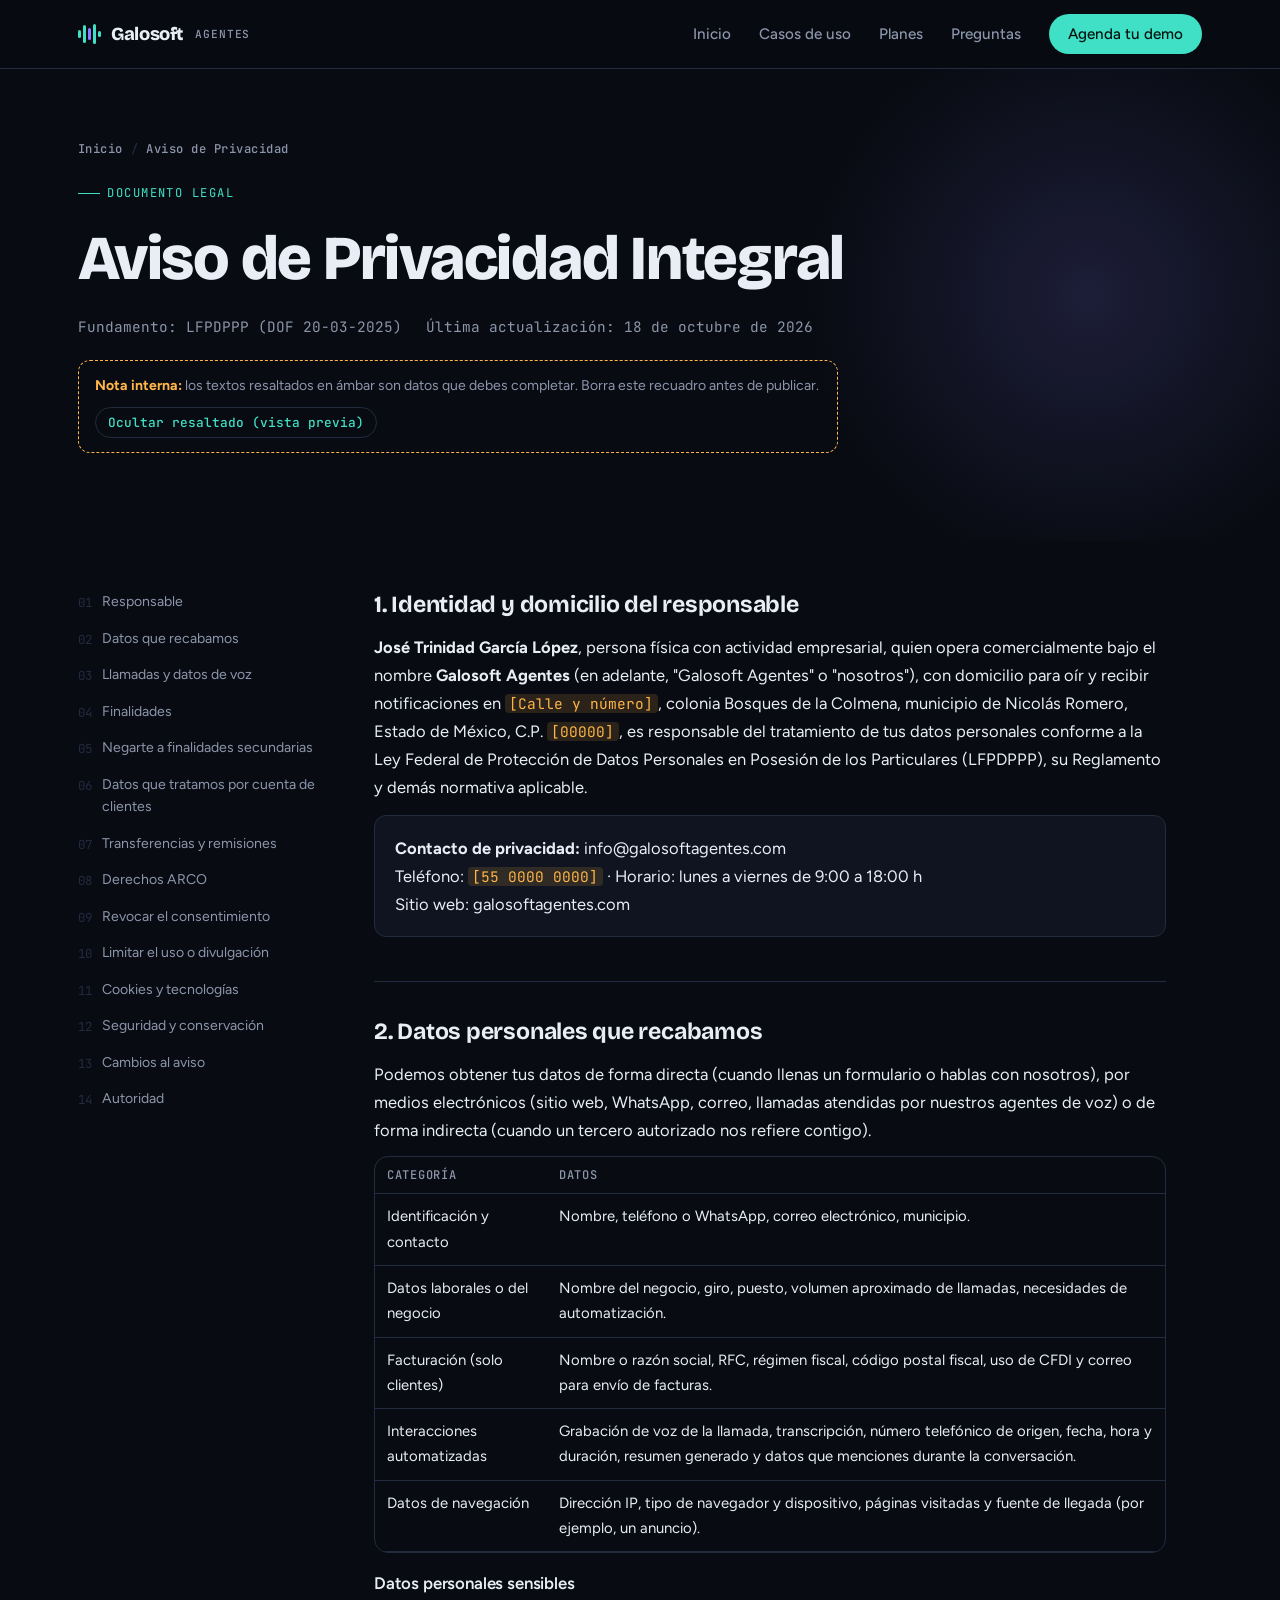
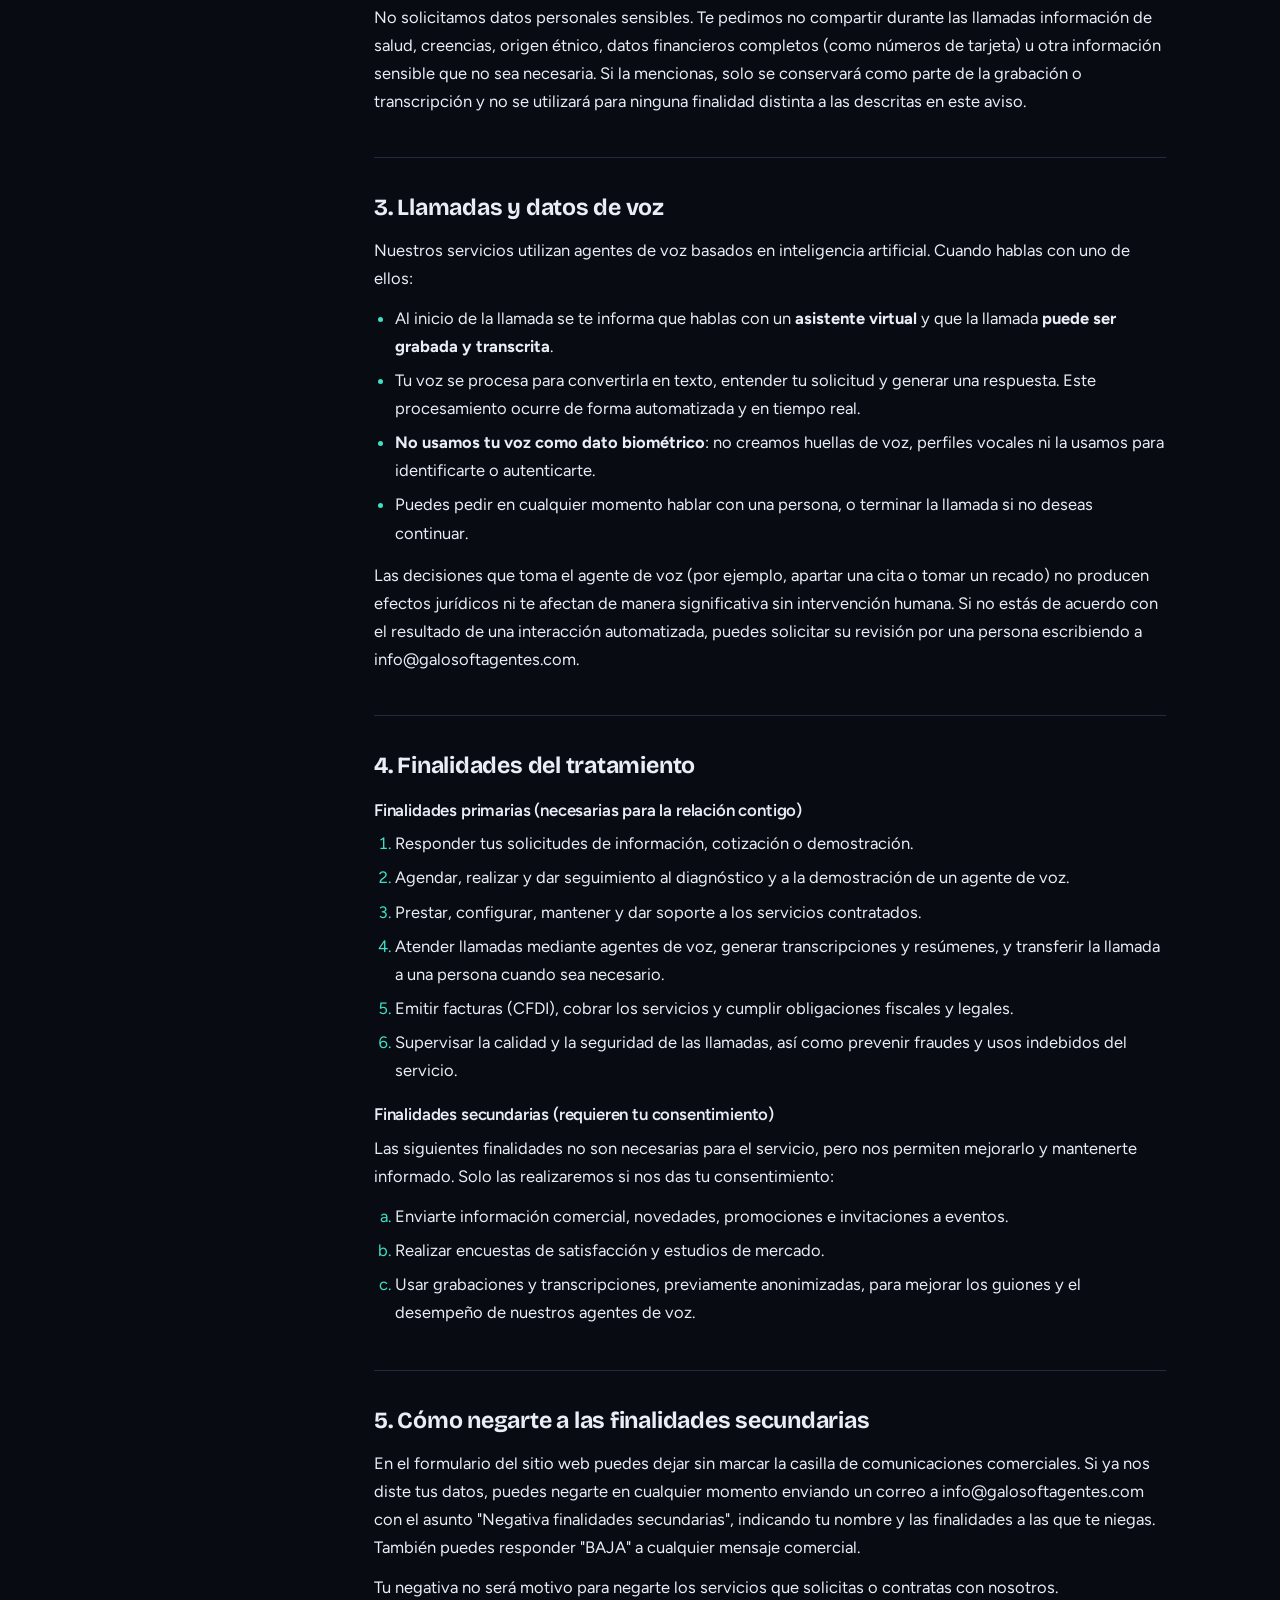
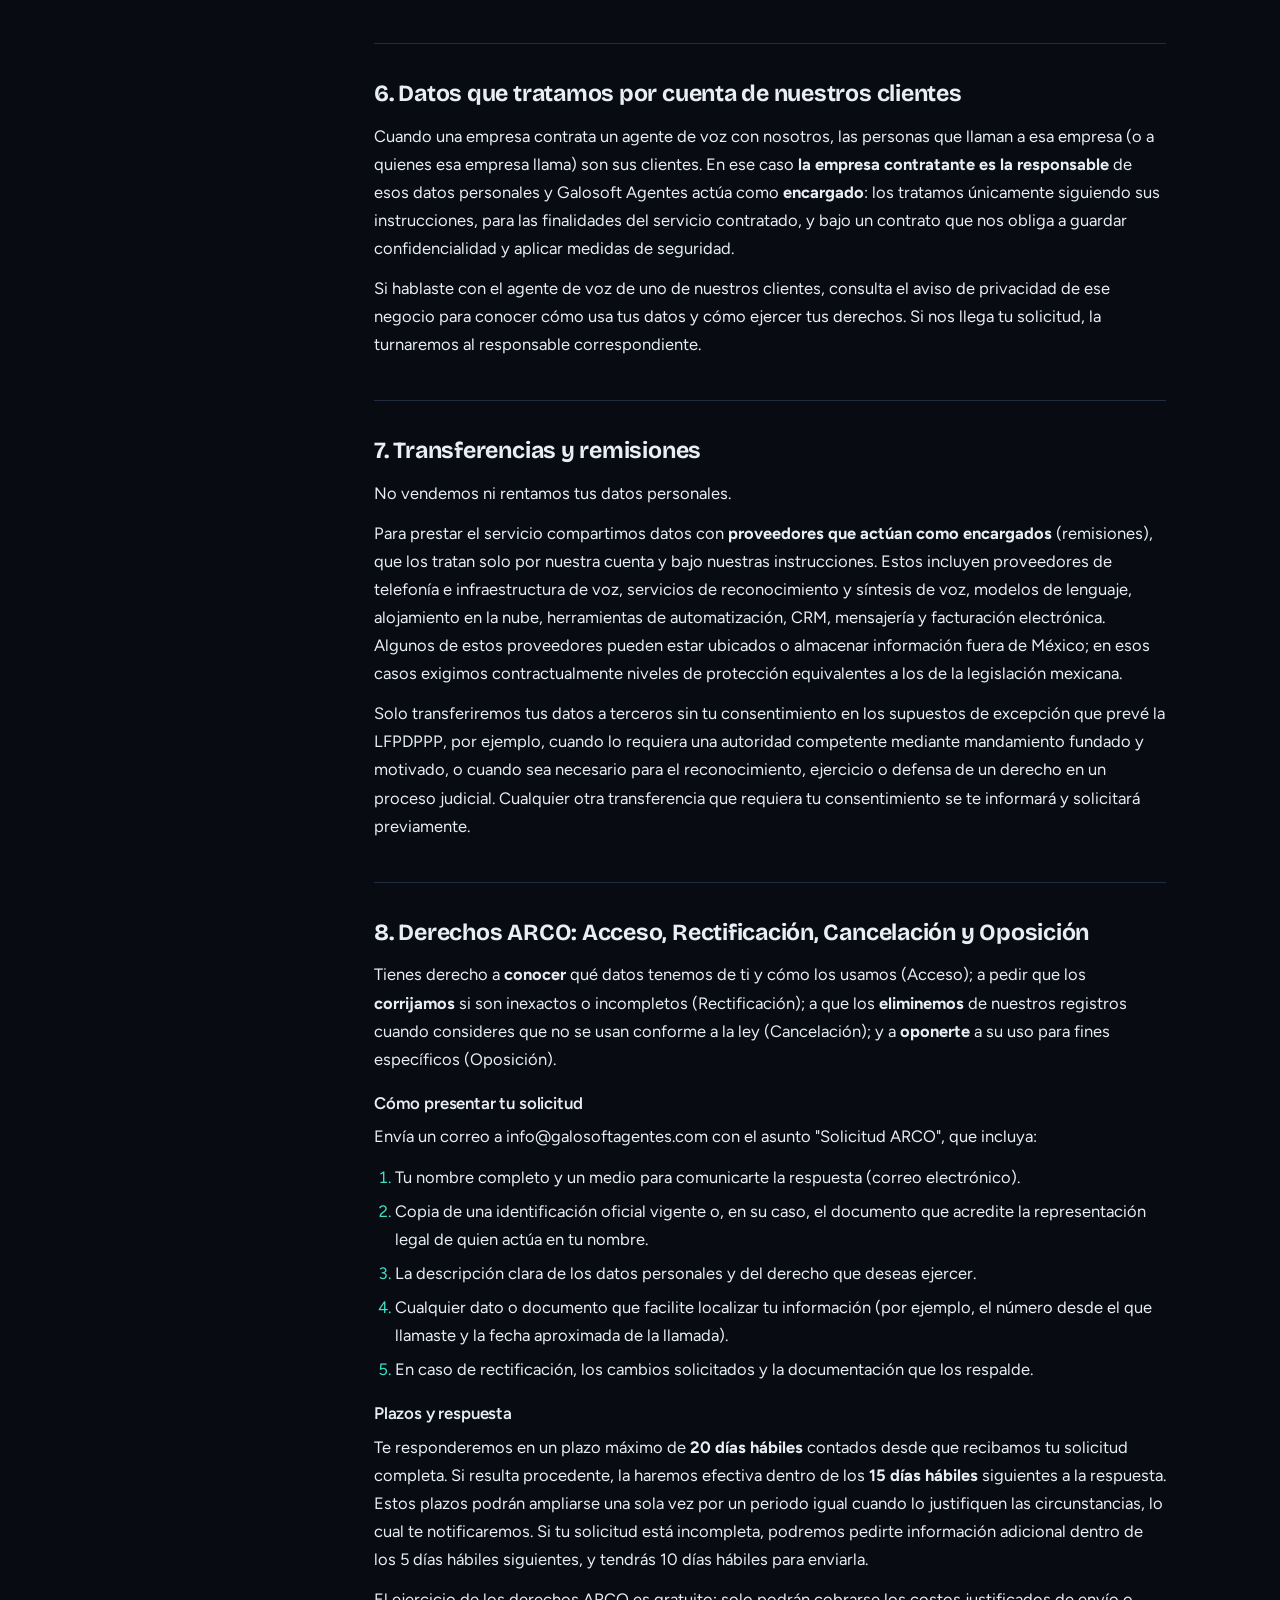
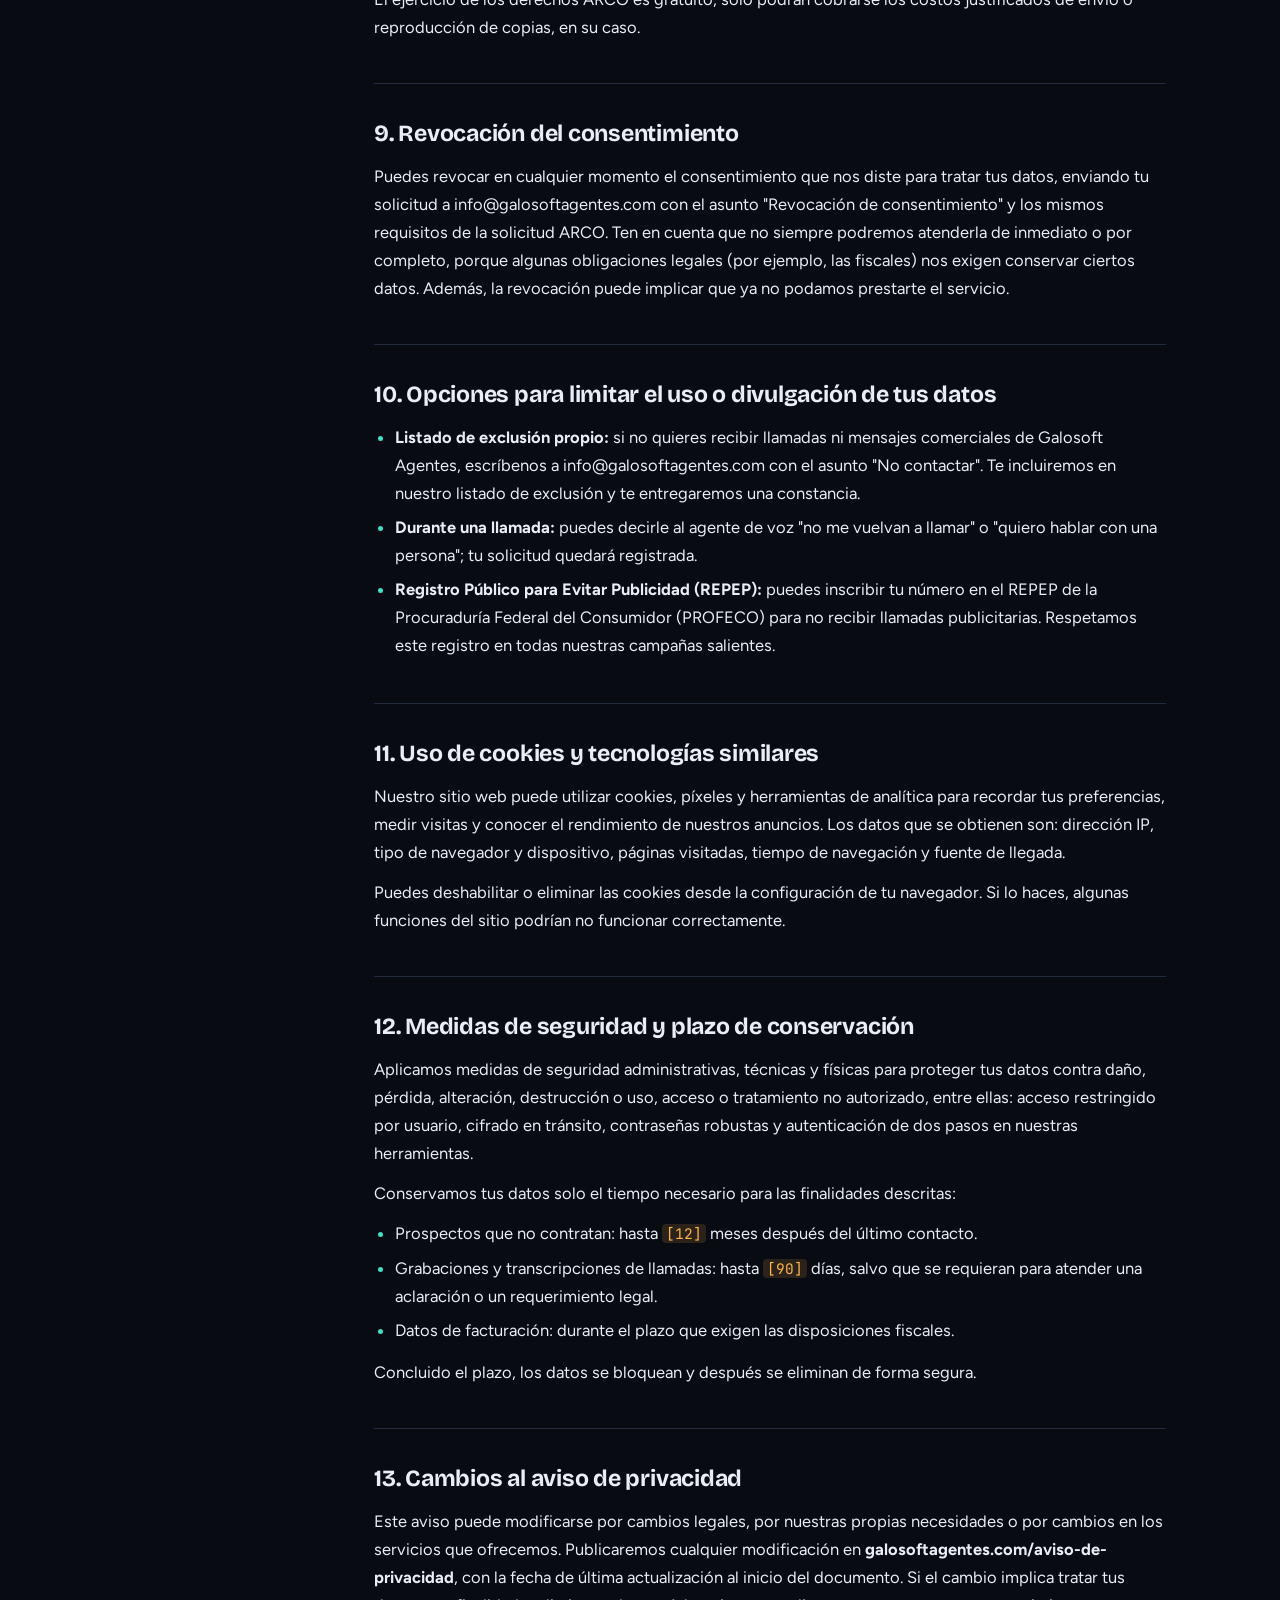
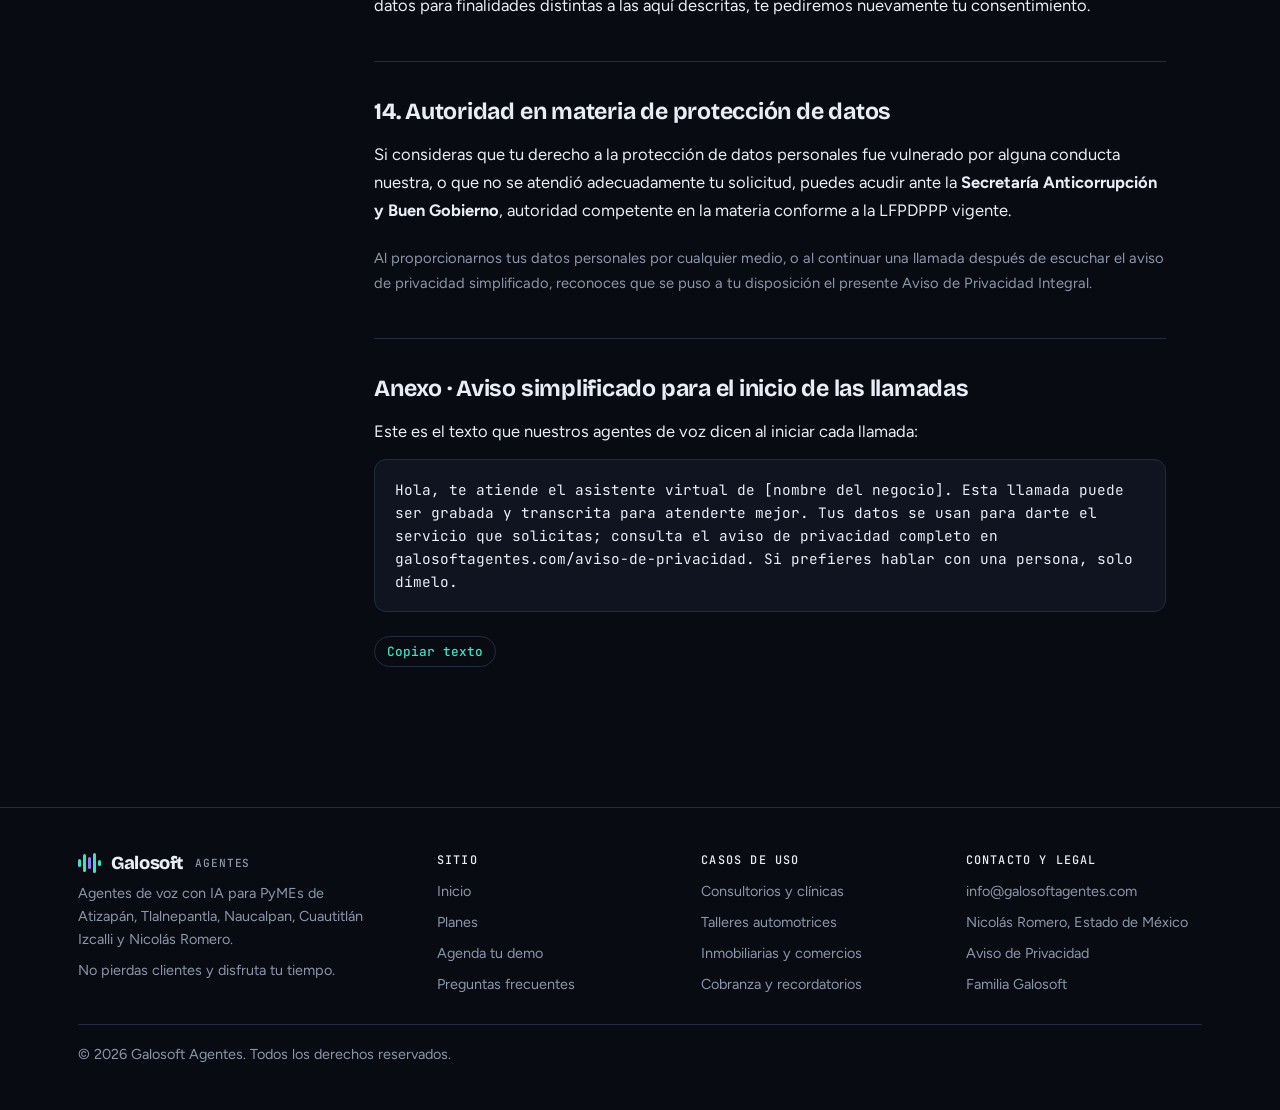
<file: aviso-de-privacidad.html>
<!DOCTYPE html>
<html lang="es-MX">
<head>
<meta charset="utf-8">
<meta name="viewport" content="width=device-width, initial-scale=1, viewport-fit=cover">
<title>Aviso de Privacidad | Galosoft Agentes</title>
<meta name="description" content="Aviso de Privacidad Integral de Galosoft Agentes conforme a la Ley Federal de Protección de Datos Personales en Posesión de los Particulares.">
<meta name="theme-color" content="#080B12">
<link rel="canonical" href="https://galosoftagentes.com/aviso-de-privacidad.html">
<meta property="og:title" content="Aviso de Privacidad | Galosoft Agentes">
<meta property="og:description" content="Aviso de Privacidad Integral de Galosoft Agentes conforme a la Ley Federal de Protección de Datos Personales en Posesión de los Particulares.">
<meta property="og:type" content="website">
<meta property="og:locale" content="es_MX">
<meta property="og:url" content="https://galosoftagentes.com/aviso-de-privacidad.html">
<link rel="preconnect" href="https://fonts.googleapis.com">
<link rel="preconnect" href="https://fonts.gstatic.com" crossorigin>
<link rel="stylesheet" href="https://fonts.googleapis.com/css2?family=Bricolage+Grotesque:opsz,wght@12..96,500;12..96,700;12..96,800&family=Figtree:wght@400;500;600&family=JetBrains+Mono:wght@400;500&display=swap">
<link rel="stylesheet" href="assets/styles.css">
<script src="assets/main.js" defer></script>
</head>
<body>

<header class="nav">
  <div class="wrap">
    <a class="brand" href="index.html" aria-label="Galosoft Agentes, inicio">
      <span class="brand-mark" aria-hidden="true"><i></i><i></i><i></i><i></i><i></i></span>
      Galosoft<small>AGENTES</small>
    </a>
    <button class="menu-btn" id="menuBtn" type="button" aria-expanded="false" aria-controls="navLinks" aria-label="Abrir menú">☰</button>
    <nav class="nav-links" id="navLinks" aria-label="Principal">
      <a href="index.html">Inicio</a>
      <a href="casos/index.html">Casos de uso</a>
      <a href="planes.html">Planes</a>
      <a href="index.html#faq">Preguntas</a>
      <a class="btn btn-primary" href="demo.html">Agenda tu demo</a>
    </nav>
  </div>
</header>

<main>

<section class="hero compact">
  <div class="wrap">
    <nav class="crumbs" aria-label="Ruta"><a href="index.html">Inicio</a><span aria-hidden="true">/</span><span aria-current="page">Aviso de Privacidad</span></nav>
    <span class="tag">Documento legal</span>
    <h1>Aviso de Privacidad Integral</h1>
    <div class="legal-meta">
      <span>Fundamento: LFPDPPP (DOF 20-03-2025)</span>
      <span>Última actualización: <time datetime="2026-10-18">18 de octubre de 2026</time></span>
    </div>
    <!-- BORRAR ESTA NOTA ANTES DE PUBLICAR -->
    <div class="editor-note" id="editorNote"><b>Nota interna:</b> los textos resaltados en ámbar son datos que debes completar. Borra este recuadro antes de publicar. <button class="copy-btn" type="button" id="hideNote">Ocultar resaltado (vista previa)</button></div>
  </div>
</section>
<div class="wrap legal-layout">
  <nav class="toc" aria-label="Contenido">
    <ol>
      <li><a href="#responsable">Responsable</a></li>
      <li><a href="#datos">Datos que recabamos</a></li>
      <li><a href="#voz">Llamadas y datos de voz</a></li>
      <li><a href="#finalidades">Finalidades</a></li>
      <li><a href="#negativa">Negarte a finalidades secundarias</a></li>
      <li><a href="#clientes">Datos que tratamos por cuenta de clientes</a></li>
      <li><a href="#transferencias">Transferencias y remisiones</a></li>
      <li><a href="#arco">Derechos ARCO</a></li>
      <li><a href="#revocar">Revocar el consentimiento</a></li>
      <li><a href="#limitar">Limitar el uso o divulgación</a></li>
      <li><a href="#cookies">Cookies y tecnologías</a></li>
      <li><a href="#seguridad">Seguridad y conservación</a></li>
      <li><a href="#cambios">Cambios al aviso</a></li>
      <li><a href="#autoridad">Autoridad</a></li>
    </ol>
  </nav>
  <article class="legal">
    <section id="responsable">
      <h2>1. Identidad y domicilio del responsable</h2>
      <p><strong>José Trinidad García López</strong>, persona física con actividad empresarial, quien opera comercialmente bajo el nombre <strong>Galosoft Agentes</strong> (en adelante, "Galosoft Agentes" o "nosotros"), con domicilio para oír y recibir notificaciones en <span class="fill">[Calle y número]</span>, colonia Bosques de la Colmena, municipio de Nicolás Romero, Estado de México, C.P. <span class="fill">[00000]</span>, es responsable del tratamiento de tus datos personales conforme a la Ley Federal de Protección de Datos Personales en Posesión de los Particulares (LFPDPPP), su Reglamento y demás normativa aplicable.</p>
      <div class="box">
        <p><strong>Contacto de privacidad:</strong> <span style="user-select:all">info@galosoftagentes.com</span><br>
        Teléfono: <span class="fill">[55 0000 0000]</span> · Horario: lunes a viernes de 9:00 a 18:00 h<br>
        Sitio web: galosoftagentes.com</p>
      </div>
    </section>

    <section id="datos">
      <h2>2. Datos personales que recabamos</h2>
      <p>Podemos obtener tus datos de forma directa (cuando llenas un formulario o hablas con nosotros), por medios electrónicos (sitio web, WhatsApp, correo, llamadas atendidas por nuestros agentes de voz) o de forma indirecta (cuando un tercero autorizado nos refiere contigo).</p>
      <div class="table-wrap">
        <table>
          <thead><tr><th>Categoría</th><th>Datos</th></tr></thead>
          <tbody>
            <tr><td>Identificación y contacto</td><td>Nombre, teléfono o WhatsApp, correo electrónico, municipio.</td></tr>
            <tr><td>Datos laborales o del negocio</td><td>Nombre del negocio, giro, puesto, volumen aproximado de llamadas, necesidades de automatización.</td></tr>
            <tr><td>Facturación (solo clientes)</td><td>Nombre o razón social, RFC, régimen fiscal, código postal fiscal, uso de CFDI y correo para envío de facturas.</td></tr>
            <tr><td>Interacciones automatizadas</td><td>Grabación de voz de la llamada, transcripción, número telefónico de origen, fecha, hora y duración, resumen generado y datos que menciones durante la conversación.</td></tr>
            <tr><td>Datos de navegación</td><td>Dirección IP, tipo de navegador y dispositivo, páginas visitadas y fuente de llegada (por ejemplo, un anuncio).</td></tr>
          </tbody>
        </table>
      </div>
      <h3>Datos personales sensibles</h3>
      <p>No solicitamos datos personales sensibles. Te pedimos no compartir durante las llamadas información de salud, creencias, origen étnico, datos financieros completos (como números de tarjeta) u otra información sensible que no sea necesaria. Si la mencionas, solo se conservará como parte de la grabación o transcripción y no se utilizará para ninguna finalidad distinta a las descritas en este aviso.</p>
    </section>

    <section id="voz">
      <h2>3. Llamadas y datos de voz</h2>
      <p>Nuestros servicios utilizan agentes de voz basados en inteligencia artificial. Cuando hablas con uno de ellos:</p>
      <ul>
        <li>Al inicio de la llamada se te informa que hablas con un <strong>asistente virtual</strong> y que la llamada <strong>puede ser grabada y transcrita</strong>.</li>
        <li>Tu voz se procesa para convertirla en texto, entender tu solicitud y generar una respuesta. Este procesamiento ocurre de forma automatizada y en tiempo real.</li>
        <li><strong>No usamos tu voz como dato biométrico</strong>: no creamos huellas de voz, perfiles vocales ni la usamos para identificarte o autenticarte.</li>
        <li>Puedes pedir en cualquier momento hablar con una persona, o terminar la llamada si no deseas continuar.</li>
      </ul>
      <p>Las decisiones que toma el agente de voz (por ejemplo, apartar una cita o tomar un recado) no producen efectos jurídicos ni te afectan de manera significativa sin intervención humana. Si no estás de acuerdo con el resultado de una interacción automatizada, puedes solicitar su revisión por una persona escribiendo a info@galosoftagentes.com.</p>
    </section>

    <section id="finalidades">
      <h2>4. Finalidades del tratamiento</h2>
      <h3>Finalidades primarias (necesarias para la relación contigo)</h3>
      <ol class="list">
        <li>Responder tus solicitudes de información, cotización o demostración.</li>
        <li>Agendar, realizar y dar seguimiento al diagnóstico y a la demostración de un agente de voz.</li>
        <li>Prestar, configurar, mantener y dar soporte a los servicios contratados.</li>
        <li>Atender llamadas mediante agentes de voz, generar transcripciones y resúmenes, y transferir la llamada a una persona cuando sea necesario.</li>
        <li>Emitir facturas (CFDI), cobrar los servicios y cumplir obligaciones fiscales y legales.</li>
        <li>Supervisar la calidad y la seguridad de las llamadas, así como prevenir fraudes y usos indebidos del servicio.</li>
      </ol>
      <h3>Finalidades secundarias (requieren tu consentimiento)</h3>
      <p>Las siguientes finalidades no son necesarias para el servicio, pero nos permiten mejorarlo y mantenerte informado. Solo las realizaremos si nos das tu consentimiento:</p>
      <ol class="list" type="a">
        <li>Enviarte información comercial, novedades, promociones e invitaciones a eventos.</li>
        <li>Realizar encuestas de satisfacción y estudios de mercado.</li>
        <li>Usar grabaciones y transcripciones, previamente anonimizadas, para mejorar los guiones y el desempeño de nuestros agentes de voz.</li>
      </ol>
    </section>

    <section id="negativa">
      <h2>5. Cómo negarte a las finalidades secundarias</h2>
      <p>En el formulario del sitio web puedes dejar sin marcar la casilla de comunicaciones comerciales. Si ya nos diste tus datos, puedes negarte en cualquier momento enviando un correo a <span style="user-select:all">info@galosoftagentes.com</span> con el asunto "Negativa finalidades secundarias", indicando tu nombre y las finalidades a las que te niegas. También puedes responder "BAJA" a cualquier mensaje comercial.</p>
      <p>Tu negativa no será motivo para negarte los servicios que solicitas o contratas con nosotros.</p>
    </section>

    <section id="clientes">
      <h2>6. Datos que tratamos por cuenta de nuestros clientes</h2>
      <p>Cuando una empresa contrata un agente de voz con nosotros, las personas que llaman a esa empresa (o a quienes esa empresa llama) son sus clientes. En ese caso <strong>la empresa contratante es la responsable</strong> de esos datos personales y Galosoft Agentes actúa como <strong>encargado</strong>: los tratamos únicamente siguiendo sus instrucciones, para las finalidades del servicio contratado, y bajo un contrato que nos obliga a guardar confidencialidad y aplicar medidas de seguridad.</p>
      <p>Si hablaste con el agente de voz de uno de nuestros clientes, consulta el aviso de privacidad de ese negocio para conocer cómo usa tus datos y cómo ejercer tus derechos. Si nos llega tu solicitud, la turnaremos al responsable correspondiente.</p>
    </section>

    <section id="transferencias">
      <h2>7. Transferencias y remisiones</h2>
      <p>No vendemos ni rentamos tus datos personales.</p>
      <p>Para prestar el servicio compartimos datos con <strong>proveedores que actúan como encargados</strong> (remisiones), que los tratan solo por nuestra cuenta y bajo nuestras instrucciones. Estos incluyen proveedores de telefonía e infraestructura de voz, servicios de reconocimiento y síntesis de voz, modelos de lenguaje, alojamiento en la nube, herramientas de automatización, CRM, mensajería y facturación electrónica. Algunos de estos proveedores pueden estar ubicados o almacenar información fuera de México; en esos casos exigimos contractualmente niveles de protección equivalentes a los de la legislación mexicana.</p>
      <p>Solo transferiremos tus datos a terceros sin tu consentimiento en los supuestos de excepción que prevé la LFPDPPP, por ejemplo, cuando lo requiera una autoridad competente mediante mandamiento fundado y motivado, o cuando sea necesario para el reconocimiento, ejercicio o defensa de un derecho en un proceso judicial. Cualquier otra transferencia que requiera tu consentimiento se te informará y solicitará previamente.</p>
    </section>

    <section id="arco">
      <h2>8. Derechos ARCO: Acceso, Rectificación, Cancelación y Oposición</h2>
      <p>Tienes derecho a <strong>conocer</strong> qué datos tenemos de ti y cómo los usamos (Acceso); a pedir que los <strong>corrijamos</strong> si son inexactos o incompletos (Rectificación); a que los <strong>eliminemos</strong> de nuestros registros cuando consideres que no se usan conforme a la ley (Cancelación); y a <strong>oponerte</strong> a su uso para fines específicos (Oposición).</p>
      <h3>Cómo presentar tu solicitud</h3>
      <p>Envía un correo a <span style="user-select:all">info@galosoftagentes.com</span> con el asunto "Solicitud ARCO", que incluya:</p>
      <ol class="list">
        <li>Tu nombre completo y un medio para comunicarte la respuesta (correo electrónico).</li>
        <li>Copia de una identificación oficial vigente o, en su caso, el documento que acredite la representación legal de quien actúa en tu nombre.</li>
        <li>La descripción clara de los datos personales y del derecho que deseas ejercer.</li>
        <li>Cualquier dato o documento que facilite localizar tu información (por ejemplo, el número desde el que llamaste y la fecha aproximada de la llamada).</li>
        <li>En caso de rectificación, los cambios solicitados y la documentación que los respalde.</li>
      </ol>
      <h3>Plazos y respuesta</h3>
      <p>Te responderemos en un plazo máximo de <strong>20 días hábiles</strong> contados desde que recibamos tu solicitud completa. Si resulta procedente, la haremos efectiva dentro de los <strong>15 días hábiles</strong> siguientes a la respuesta. Estos plazos podrán ampliarse una sola vez por un periodo igual cuando lo justifiquen las circunstancias, lo cual te notificaremos. Si tu solicitud está incompleta, podremos pedirte información adicional dentro de los 5 días hábiles siguientes, y tendrás 10 días hábiles para enviarla.</p>
      <p>El ejercicio de los derechos ARCO es gratuito; solo podrán cobrarse los costos justificados de envío o reproducción de copias, en su caso.</p>
    </section>

    <section id="revocar">
      <h2>9. Revocación del consentimiento</h2>
      <p>Puedes revocar en cualquier momento el consentimiento que nos diste para tratar tus datos, enviando tu solicitud a <span style="user-select:all">info@galosoftagentes.com</span> con el asunto "Revocación de consentimiento" y los mismos requisitos de la solicitud ARCO. Ten en cuenta que no siempre podremos atenderla de inmediato o por completo, porque algunas obligaciones legales (por ejemplo, las fiscales) nos exigen conservar ciertos datos. Además, la revocación puede implicar que ya no podamos prestarte el servicio.</p>
    </section>

    <section id="limitar">
      <h2>10. Opciones para limitar el uso o divulgación de tus datos</h2>
      <ul>
        <li><strong>Listado de exclusión propio:</strong> si no quieres recibir llamadas ni mensajes comerciales de Galosoft Agentes, escríbenos a info@galosoftagentes.com con el asunto "No contactar". Te incluiremos en nuestro listado de exclusión y te entregaremos una constancia.</li>
        <li><strong>Durante una llamada:</strong> puedes decirle al agente de voz "no me vuelvan a llamar" o "quiero hablar con una persona"; tu solicitud quedará registrada.</li>
        <li><strong>Registro Público para Evitar Publicidad (REPEP):</strong> puedes inscribir tu número en el REPEP de la Procuraduría Federal del Consumidor (PROFECO) para no recibir llamadas publicitarias. Respetamos este registro en todas nuestras campañas salientes.</li>
      </ul>
    </section>

    <section id="cookies">
      <h2>11. Uso de cookies y tecnologías similares</h2>
      <p>Nuestro sitio web puede utilizar cookies, píxeles y herramientas de analítica para recordar tus preferencias, medir visitas y conocer el rendimiento de nuestros anuncios. Los datos que se obtienen son: dirección IP, tipo de navegador y dispositivo, páginas visitadas, tiempo de navegación y fuente de llegada.</p>
      <p>Puedes deshabilitar o eliminar las cookies desde la configuración de tu navegador. Si lo haces, algunas funciones del sitio podrían no funcionar correctamente.</p>
    </section>

    <section id="seguridad">
      <h2>12. Medidas de seguridad y plazo de conservación</h2>
      <p>Aplicamos medidas de seguridad administrativas, técnicas y físicas para proteger tus datos contra daño, pérdida, alteración, destrucción o uso, acceso o tratamiento no autorizado, entre ellas: acceso restringido por usuario, cifrado en tránsito, contraseñas robustas y autenticación de dos pasos en nuestras herramientas.</p>
      <p>Conservamos tus datos solo el tiempo necesario para las finalidades descritas:</p>
      <ul>
        <li>Prospectos que no contratan: hasta <span class="fill">[12]</span> meses después del último contacto.</li>
        <li>Grabaciones y transcripciones de llamadas: hasta <span class="fill">[90]</span> días, salvo que se requieran para atender una aclaración o un requerimiento legal.</li>
        <li>Datos de facturación: durante el plazo que exigen las disposiciones fiscales.</li>
      </ul>
      <p>Concluido el plazo, los datos se bloquean y después se eliminan de forma segura.</p>
    </section>

    <section id="cambios">
      <h2>13. Cambios al aviso de privacidad</h2>
      <p>Este aviso puede modificarse por cambios legales, por nuestras propias necesidades o por cambios en los servicios que ofrecemos. Publicaremos cualquier modificación en <strong>galosoftagentes.com/aviso-de-privacidad</strong>, con la fecha de última actualización al inicio del documento. Si el cambio implica tratar tus datos para finalidades distintas a las aquí descritas, te pediremos nuevamente tu consentimiento.</p>
    </section>

    <section id="autoridad">
      <h2>14. Autoridad en materia de protección de datos</h2>
      <p>Si consideras que tu derecho a la protección de datos personales fue vulnerado por alguna conducta nuestra, o que no se atendió adecuadamente tu solicitud, puedes acudir ante la <strong>Secretaría Anticorrupción y Buen Gobierno</strong>, autoridad competente en la materia conforme a la LFPDPPP vigente.</p>
      <p style="color:var(--muted);font-size:.92rem;margin-top:22px">Al proporcionarnos tus datos personales por cualquier medio, o al continuar una llamada después de escuchar el aviso de privacidad simplificado, reconoces que se puso a tu disposición el presente Aviso de Privacidad Integral.</p>
    </section>

    <section id="simplificado">
      <h2>Anexo · Aviso simplificado para el inicio de las llamadas</h2>
      <p>Este es el texto que nuestros agentes de voz dicen al iniciar cada llamada:</p>
      <div class="box script" id="scriptText">Hola, te atiende el asistente virtual de [nombre del negocio]. Esta llamada puede ser grabada y transcrita para atenderte mejor. Tus datos se usan para darte el servicio que solicitas; consulta el aviso de privacidad completo en galosoftagentes.com/aviso-de-privacidad. Si prefieres hablar con una persona, solo dímelo.</div>
      <button class="copy-btn" type="button" id="copyScript">Copiar texto</button>
    </section>
  </article>
</div>
</main>

<footer>
  <div class="wrap">
    <div class="foot-grid">
      <div class="foot-brand">
        <a class="brand" href="index.html"><span class="brand-mark" aria-hidden="true"><i></i><i></i><i></i><i></i><i></i></span>Galosoft<small>AGENTES</small></a>
        <p>Agentes de voz con IA para PyMEs de Atizapán, Tlalnepantla, Naucalpan, Cuautitlán Izcalli y Nicolás Romero.</p>
        <p>No pierdas clientes y disfruta tu tiempo.</p>
      </div>
      <div>
        <h4>Sitio</h4>
        <a href="index.html">Inicio</a>
        <a href="planes.html">Planes</a>
        <a href="demo.html">Agenda tu demo</a>
        <a href="index.html#faq">Preguntas frecuentes</a>
      </div>
      <div>
        <h4>Casos de uso</h4>
        <a href="casos/consultorios.html">Consultorios y clínicas</a>
        <a href="casos/talleres.html">Talleres automotrices</a>
        <a href="casos/inmobiliarias.html">Inmobiliarias y comercios</a>
        <a href="casos/cobranza.html">Cobranza y recordatorios</a>
      </div>
      <div>
        <h4>Contacto y legal</h4>
        <span style="user-select:all">info@galosoftagentes.com</span>
        <span>Nicolás Romero, Estado de México</span>
        <a href="aviso-de-privacidad.html">Aviso de Privacidad</a>
        <a href="https://galosoft.com" rel="noopener">Familia Galosoft</a>
      </div>
    </div>
    <div style="width:100%;border-top:1px solid var(--line);padding-top:18px;margin-top:8px">© <span data-year>2026</span> Galosoft Agentes. Todos los derechos reservados.</div>
  </div>
</footer>
<div class="sticky-cta"><a class="btn btn-primary" href="demo.html">Agenda tu demo gratis</a></div>
</body>
</html>
</file>
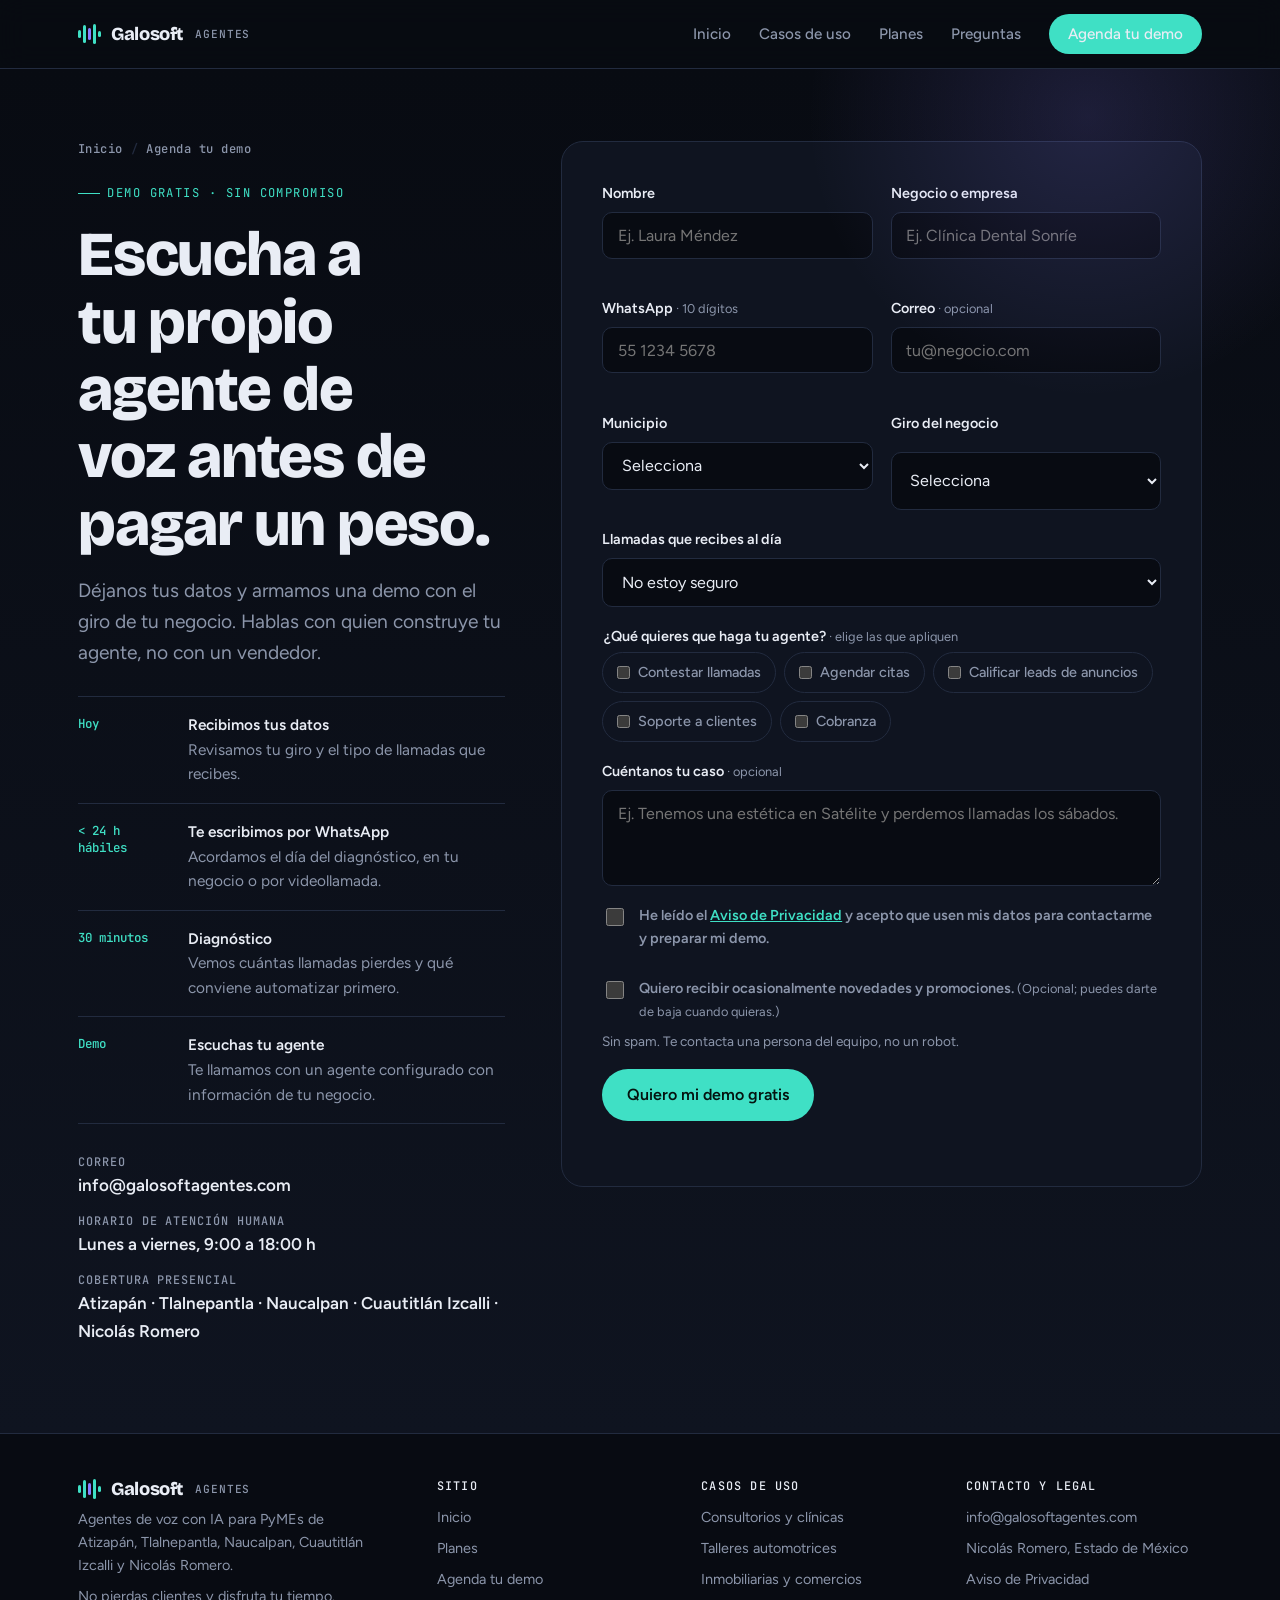
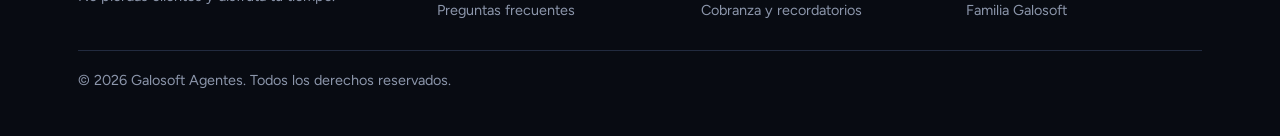
<file: demo.html>
<!DOCTYPE html>
<html lang="es-MX">
<head>
<meta charset="utf-8">
<meta name="viewport" content="width=device-width, initial-scale=1, viewport-fit=cover">
<title>Agenda tu demo gratis | Galosoft Agentes</title>
<meta name="description" content="Agenda una demo gratis de un agente de voz con IA configurado para tu negocio. PyMEs de Atizapán, Tlalnepantla, Naucalpan, Cuautitlán Izcalli y Nicolás Romero.">
<meta name="theme-color" content="#080B12">
<link rel="canonical" href="https://galosoftagentes.com/demo.html">
<meta property="og:title" content="Agenda tu demo gratis | Galosoft Agentes">
<meta property="og:description" content="Agenda una demo gratis de un agente de voz con IA configurado para tu negocio. PyMEs de Atizapán, Tlalnepantla, Naucalpan, Cuautitlán Izcalli y Nicolás Romero.">
<meta property="og:type" content="website">
<meta property="og:locale" content="es_MX">
<meta property="og:url" content="https://galosoftagentes.com/demo.html">
<link rel="preconnect" href="https://fonts.googleapis.com">
<link rel="preconnect" href="https://fonts.gstatic.com" crossorigin>
<link rel="stylesheet" href="https://fonts.googleapis.com/css2?family=Bricolage+Grotesque:opsz,wght@12..96,500;12..96,700;12..96,800&family=Figtree:wght@400;500;600&family=JetBrains+Mono:wght@400;500&display=swap">
<link rel="stylesheet" href="assets/styles.css">
<script src="assets/main.js" defer></script>
</head>
<body>

<header class="nav">
  <div class="wrap">
    <a class="brand" href="index.html" aria-label="Galosoft Agentes, inicio">
      <span class="brand-mark" aria-hidden="true"><i></i><i></i><i></i><i></i><i></i></span>
      Galosoft<small>AGENTES</small>
    </a>
    <button class="menu-btn" id="menuBtn" type="button" aria-expanded="false" aria-controls="navLinks" aria-label="Abrir menú">☰</button>
    <nav class="nav-links" id="navLinks" aria-label="Principal">
      <a href="index.html">Inicio</a>
      <a href="casos/index.html">Casos de uso</a>
      <a href="planes.html">Planes</a>
      <a href="index.html#faq">Preguntas</a>
      <a class="btn btn-primary" href="demo.html" aria-current="page">Agenda tu demo</a>
    </nav>
  </div>
</header>

<main>

<section class="hero compact contact" style="border-top:0">
  <div class="wrap contact-split">
    <div>
      <nav class="crumbs" aria-label="Ruta"><a href="index.html">Inicio</a><span aria-hidden="true">/</span><span aria-current="page">Agenda tu demo</span></nav>
      <span class="tag">Demo gratis · Sin compromiso</span>
      <h1 style="margin:18px 0">Escucha a tu propio agente de voz antes de pagar un peso.</h1>
      <p class="lede">Déjanos tus datos y armamos una demo con el giro de tu negocio. Hablas con quien construye tu agente, no con un vendedor.</p>
      <ol class="next-steps">
        <li><b>Hoy</b><p><strong>Recibimos tus datos</strong>Revisamos tu giro y el tipo de llamadas que recibes.</p></li>
        <li><b>&lt; 24 h hábiles</b><p><strong>Te escribimos por WhatsApp</strong>Acordamos el día del diagnóstico, en tu negocio o por videollamada.</p></li>
        <li><b>30 minutos</b><p><strong>Diagnóstico</strong>Vemos cuántas llamadas pierdes y qué conviene automatizar primero.</p></li>
        <li><b>Demo</b><p><strong>Escuchas tu agente</strong>Te llamamos con un agente configurado con información de tu negocio.</p></li>
      </ol>
      <div class="direct">
        <div><span>Correo</span><b>info@galosoftagentes.com</b></div>
        <div><span>Horario de atención humana</span><b>Lunes a viernes, 9:00 a 18:00 h</b></div>
        <div><span>Cobertura presencial</span><b>Atizapán · Tlalnepantla · Naucalpan · Cuautitlán Izcalli · Nicolás Romero</b></div>
      </div>
    </div>

      <div class="form-card">
        <form class="lead-form" data-origen="demo" novalidate>
          <div class="form-grid">
            <div class="f">
              <label for="nombre">Nombre</label>
              <input id="nombre" name="nombre" autocomplete="name" required placeholder="Ej. Laura Méndez">
              <span class="err" data-for="nombre"></span>
            </div>
            <div class="f">
              <label for="empresa">Negocio o empresa</label>
              <input id="empresa" name="empresa" autocomplete="organization" required placeholder="Ej. Clínica Dental Sonríe">
              <span class="err" data-for="empresa"></span>
            </div>
            <div class="f">
              <label for="telefono">WhatsApp <span class="hint">· 10 dígitos</span></label>
              <input id="telefono" name="telefono" type="tel" inputmode="numeric" autocomplete="tel-national" required placeholder="55 1234 5678">
              <span class="err" data-for="telefono"></span>
            </div>
            <div class="f">
              <label for="correo">Correo <span class="hint">· opcional</span></label>
              <input id="correo" name="correo" type="email" autocomplete="email" placeholder="tu@negocio.com">
              <span class="err" data-for="correo"></span>
            </div>
            <div class="f">
              <label for="municipio">Municipio</label>
              <select id="municipio" name="municipio" required>
                <option value="">Selecciona</option>
                <option>Atizapán de Zaragoza</option>
                <option>Tlalnepantla de Baz</option>
                <option>Naucalpan de Juárez</option>
                <option>Cuautitlán Izcalli</option>
                <option>Nicolás Romero</option>
                <option>Otro municipio o CDMX</option>
              </select>
              <span class="err" data-for="municipio"></span>
            </div>
            <div class="f">
              <label for="giro">Giro del negocio</label>
              <select id="giro" name="giro">
                <option value="">Selecciona</option>
              <option>Consultorio o clínica</option>
              <option>Taller automotriz</option>
              <option>Inmobiliaria</option>
              <option>Comercio o tienda</option>
              <option>Estética, spa o barbería</option>
              <option>Escuela o academia</option>
              <option>Despacho o servicios profesionales</option>
              <option>Restaurante o alimentos</option>
              <option>Industria o distribución</option>
              <option>Otro</option>
              </select>
            </div>
            <div class="f full">
              <label for="llamadas">Llamadas que recibes al día</label>
              <select id="llamadas" name="llamadas">
                <option value="">No estoy seguro</option>
                <option>Menos de 10</option>
                <option>10 a 30</option>
                <option>30 a 100</option>
                <option>Más de 100</option>
              </select>
            </div>
            <fieldset class="f full">
              <legend>¿Qué quieres que haga tu agente? <span class="hint">· elige las que apliquen</span></legend>
              <div class="chips">
                <label><input type="checkbox" name="uso" value="Contestar llamadas"> Contestar llamadas</label>
                <label><input type="checkbox" name="uso" value="Agendar citas"> Agendar citas</label>
                <label><input type="checkbox" name="uso" value="Calificar leads"> Calificar leads de anuncios</label>
                <label><input type="checkbox" name="uso" value="Soporte"> Soporte a clientes</label>
                <label><input type="checkbox" name="uso" value="Cobranza"> Cobranza</label>
              </div>
            </fieldset>
            <div class="f full">
              <label for="mensaje">Cuéntanos tu caso <span class="hint">· opcional</span></label>
              <textarea id="mensaje" name="mensaje" placeholder="Ej. Tenemos una estética en Satélite y perdemos llamadas los sábados."></textarea>
            </div>
            <div class="hp" aria-hidden="true"><label for="website">No llenar</label><input id="website" name="website" tabindex="-1" autocomplete="off"></div>
            <div class="f full">
              <label class="consent"><input type="checkbox" id="privacidad" name="privacidad" required> <span>He leído el <a href="aviso-de-privacidad.html" target="_blank" rel="noopener">Aviso de Privacidad</a> y acepto que usen mis datos para contactarme y preparar mi demo.</span></label>
              <span class="err" data-for="privacidad"></span>
              <label class="consent"><input type="checkbox" id="marketing" name="marketing"> <span>Quiero recibir ocasionalmente novedades y promociones. <span class="hint">(Opcional; puedes darte de baja cuando quieras.)</span></span></label>
            </div>
          </div>
          <div class="form-foot">
            <small>Sin spam. Te contacta una persona del equipo, no un robot.</small>
            <button class="btn btn-primary" type="submit">Quiero mi demo gratis</button>
          </div>
          <p class="err form-error" role="alert" style="margin-top:12px"></p>
        </form>
        <div class="success" hidden tabindex="-1">
          <span class="mini-wave" aria-hidden="true"><i></i><i></i><i></i><i></i><i></i></span>
          <h3>¡Listo! Recibimos tus datos.</h3>
          <p>Te escribimos por WhatsApp en menos de 24 horas hábiles para agendar tu diagnóstico. Mientras, piensa en las tres preguntas que más te hacen tus clientes por teléfono: con eso armamos tu demo.</p>
        </div>
      </div>
  </div>
</section>
</main>

<footer>
  <div class="wrap">
    <div class="foot-grid">
      <div class="foot-brand">
        <a class="brand" href="index.html"><span class="brand-mark" aria-hidden="true"><i></i><i></i><i></i><i></i><i></i></span>Galosoft<small>AGENTES</small></a>
        <p>Agentes de voz con IA para PyMEs de Atizapán, Tlalnepantla, Naucalpan, Cuautitlán Izcalli y Nicolás Romero.</p>
        <p>No pierdas clientes y disfruta tu tiempo.</p>
      </div>
      <div>
        <h4>Sitio</h4>
        <a href="index.html">Inicio</a>
        <a href="planes.html">Planes</a>
        <a href="demo.html">Agenda tu demo</a>
        <a href="index.html#faq">Preguntas frecuentes</a>
      </div>
      <div>
        <h4>Casos de uso</h4>
        <a href="casos/consultorios.html">Consultorios y clínicas</a>
        <a href="casos/talleres.html">Talleres automotrices</a>
        <a href="casos/inmobiliarias.html">Inmobiliarias y comercios</a>
        <a href="casos/cobranza.html">Cobranza y recordatorios</a>
      </div>
      <div>
        <h4>Contacto y legal</h4>
        <span style="user-select:all">info@galosoftagentes.com</span>
        <span>Nicolás Romero, Estado de México</span>
        <a href="aviso-de-privacidad.html">Aviso de Privacidad</a>
        <a href="https://galosoft.com" rel="noopener">Familia Galosoft</a>
      </div>
    </div>
    <div style="width:100%;border-top:1px solid var(--line);padding-top:18px;margin-top:8px">© <span data-year>2026</span> Galosoft Agentes. Todos los derechos reservados.</div>
  </div>
</footer>
</body>
</html>
</file>
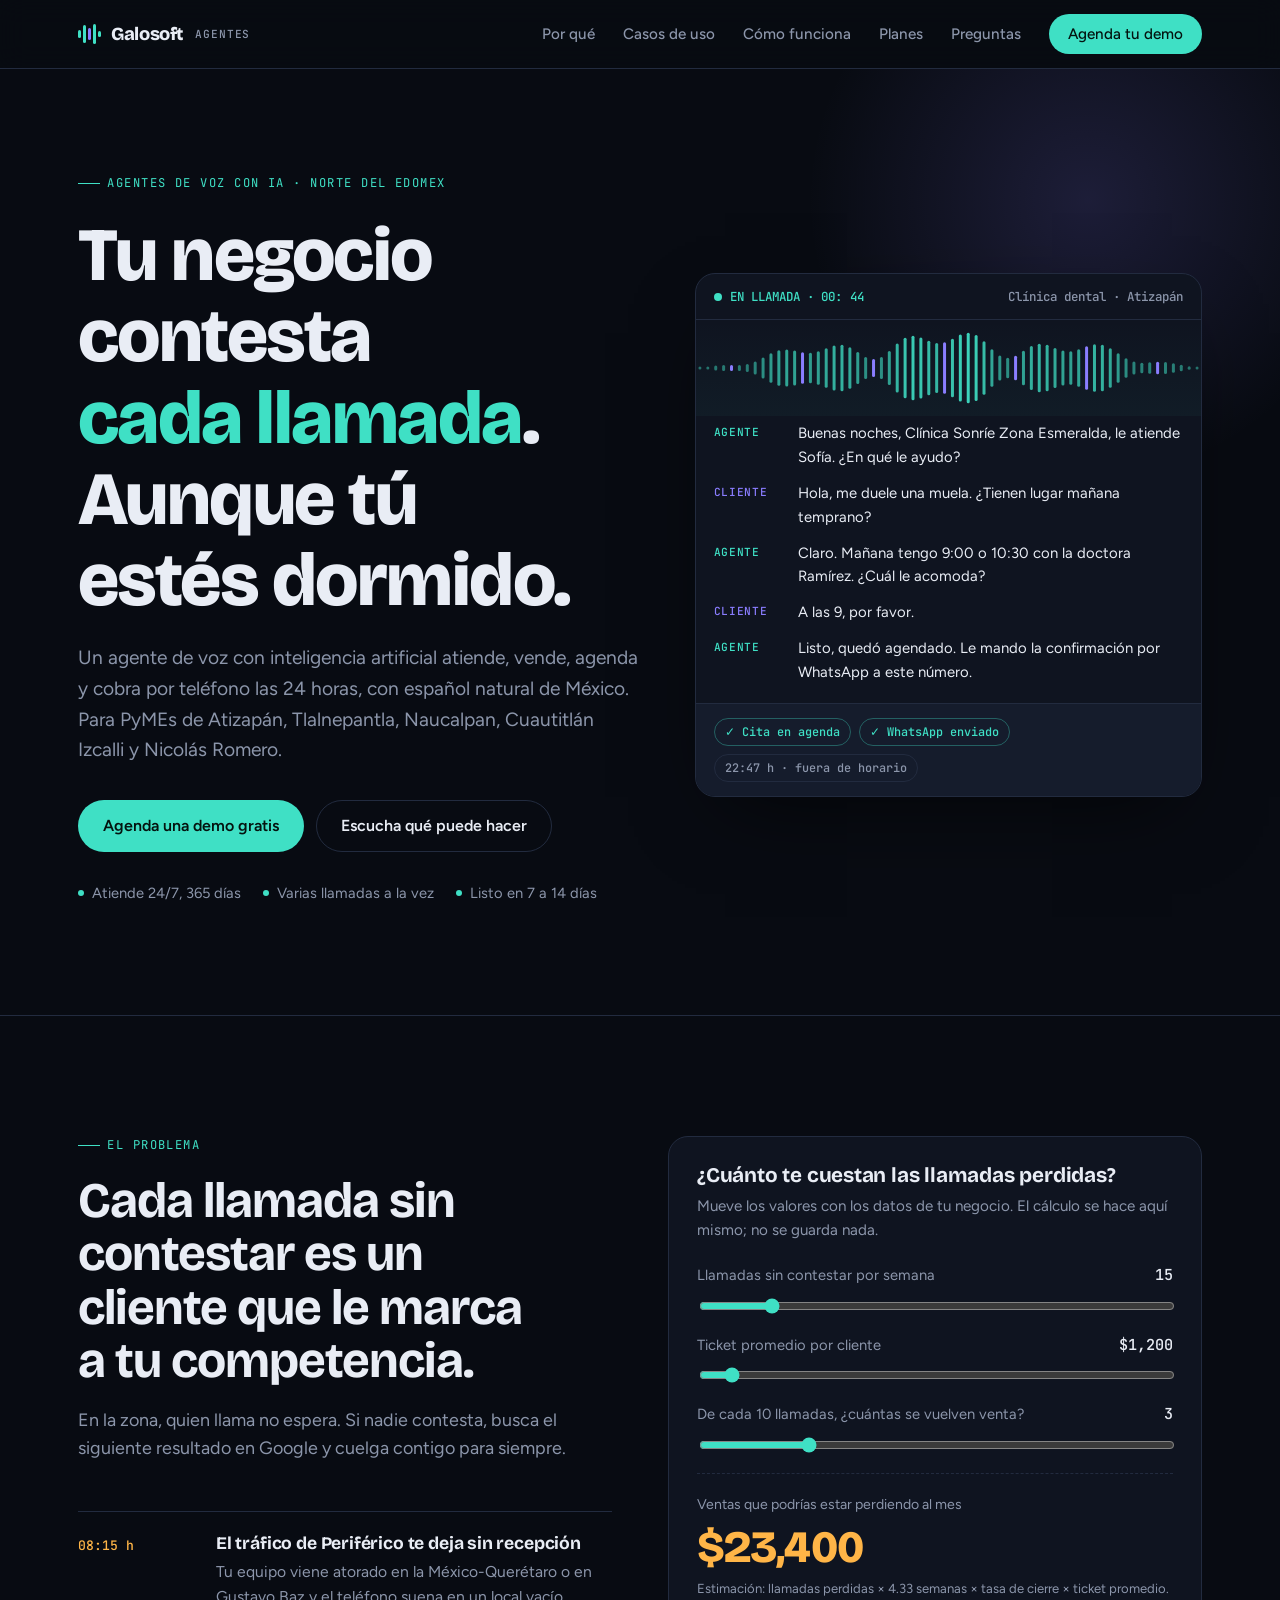
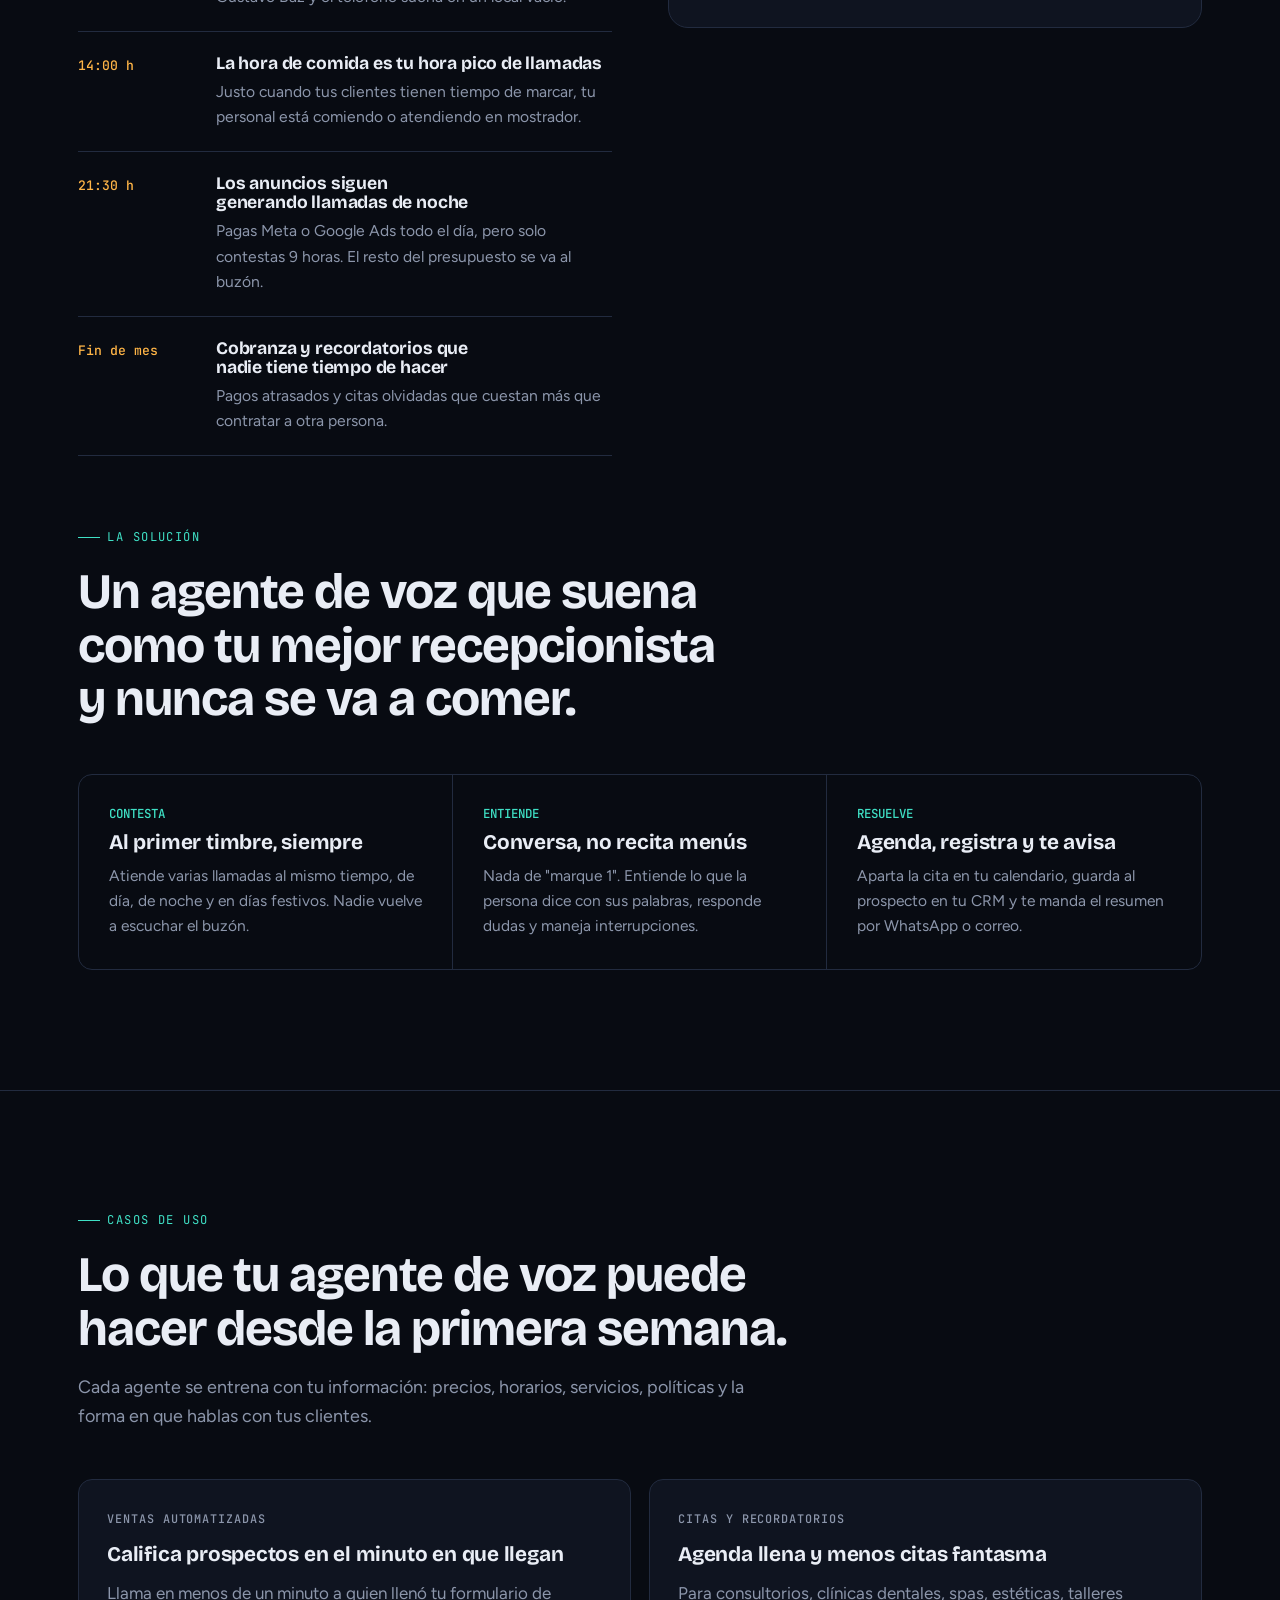
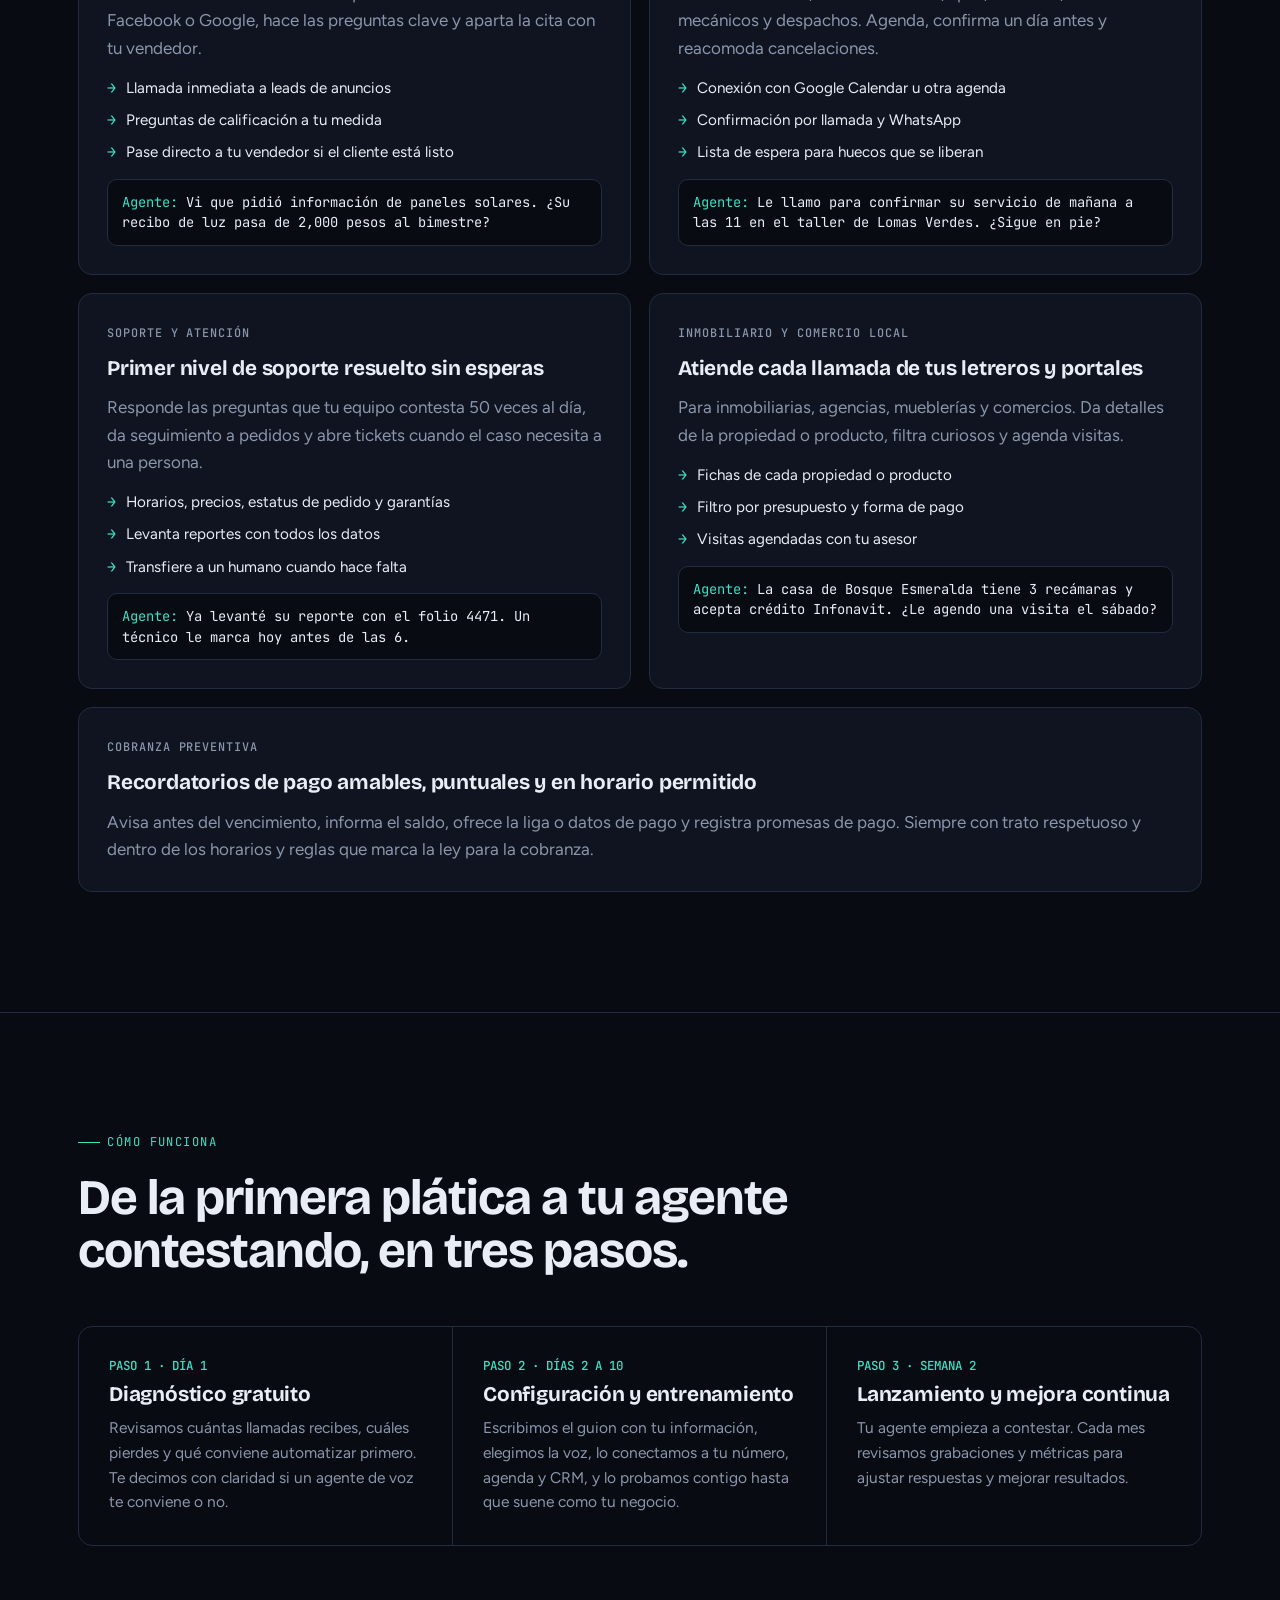
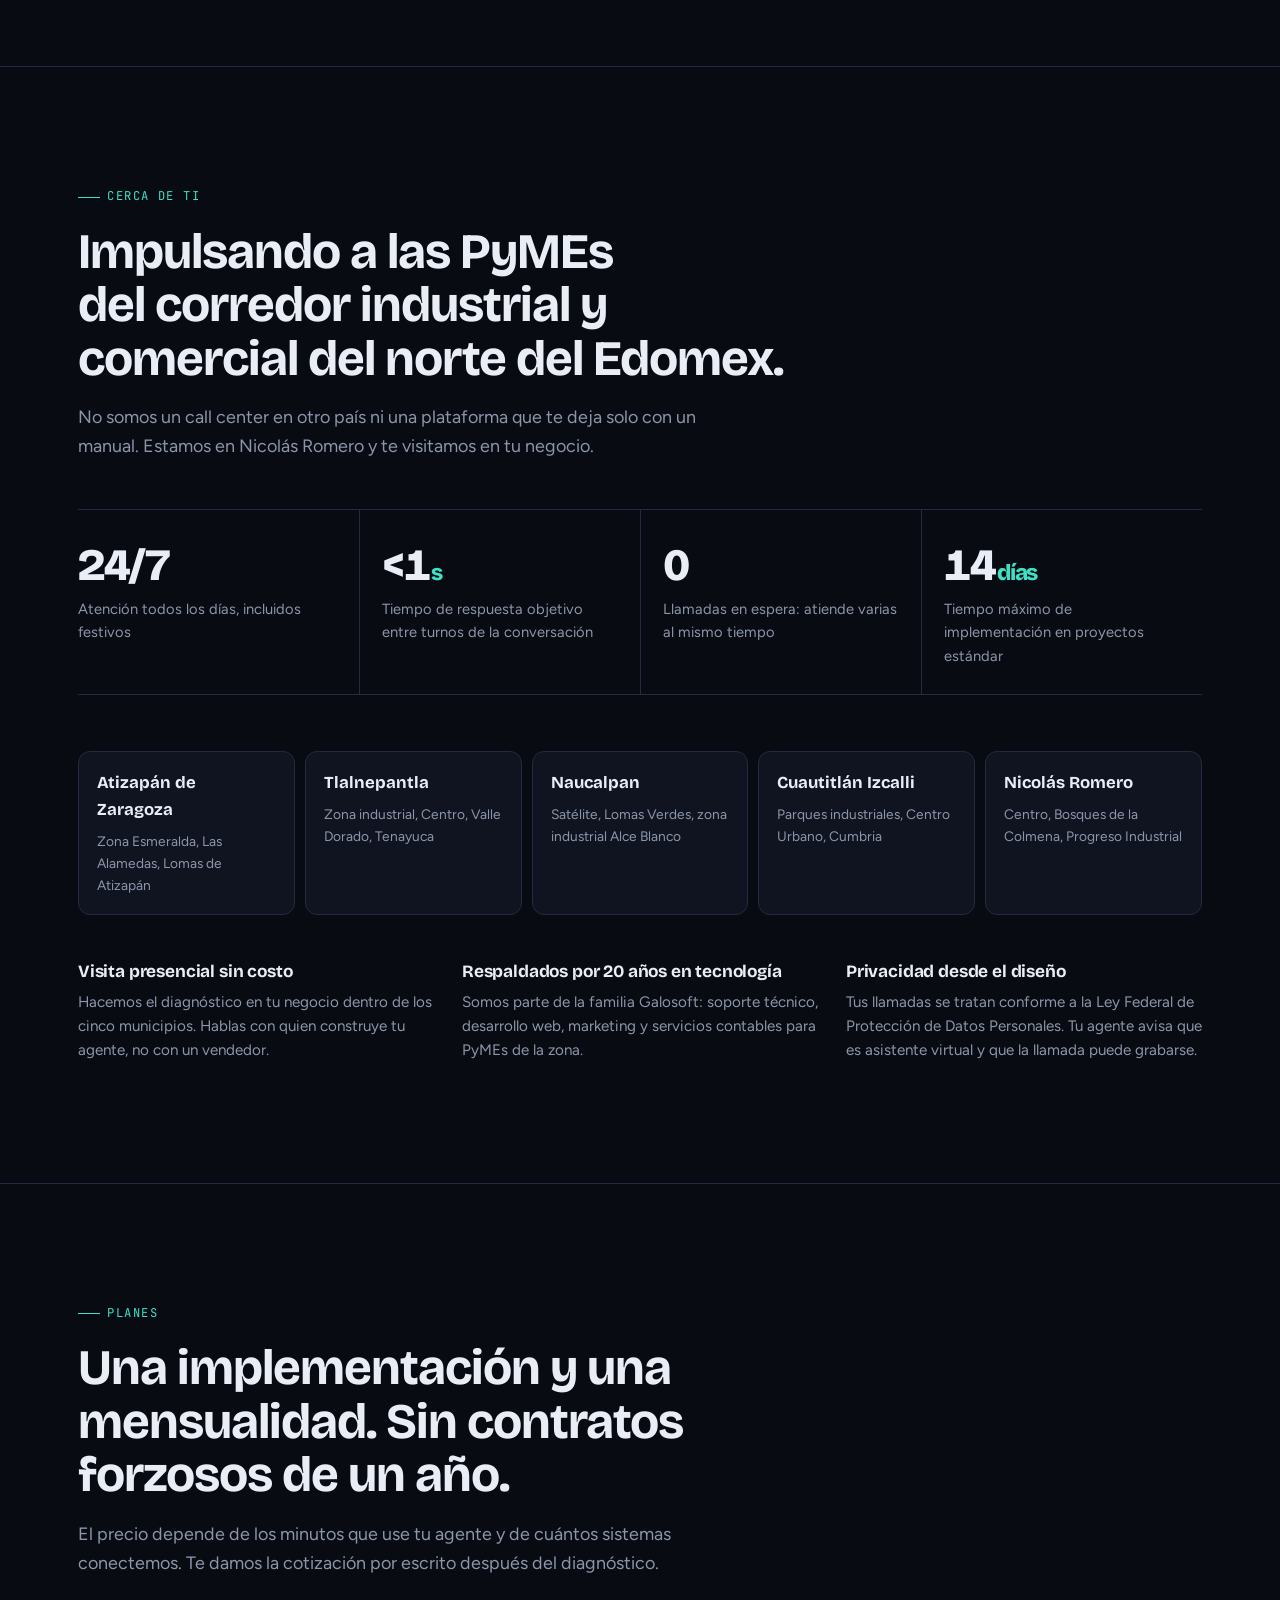
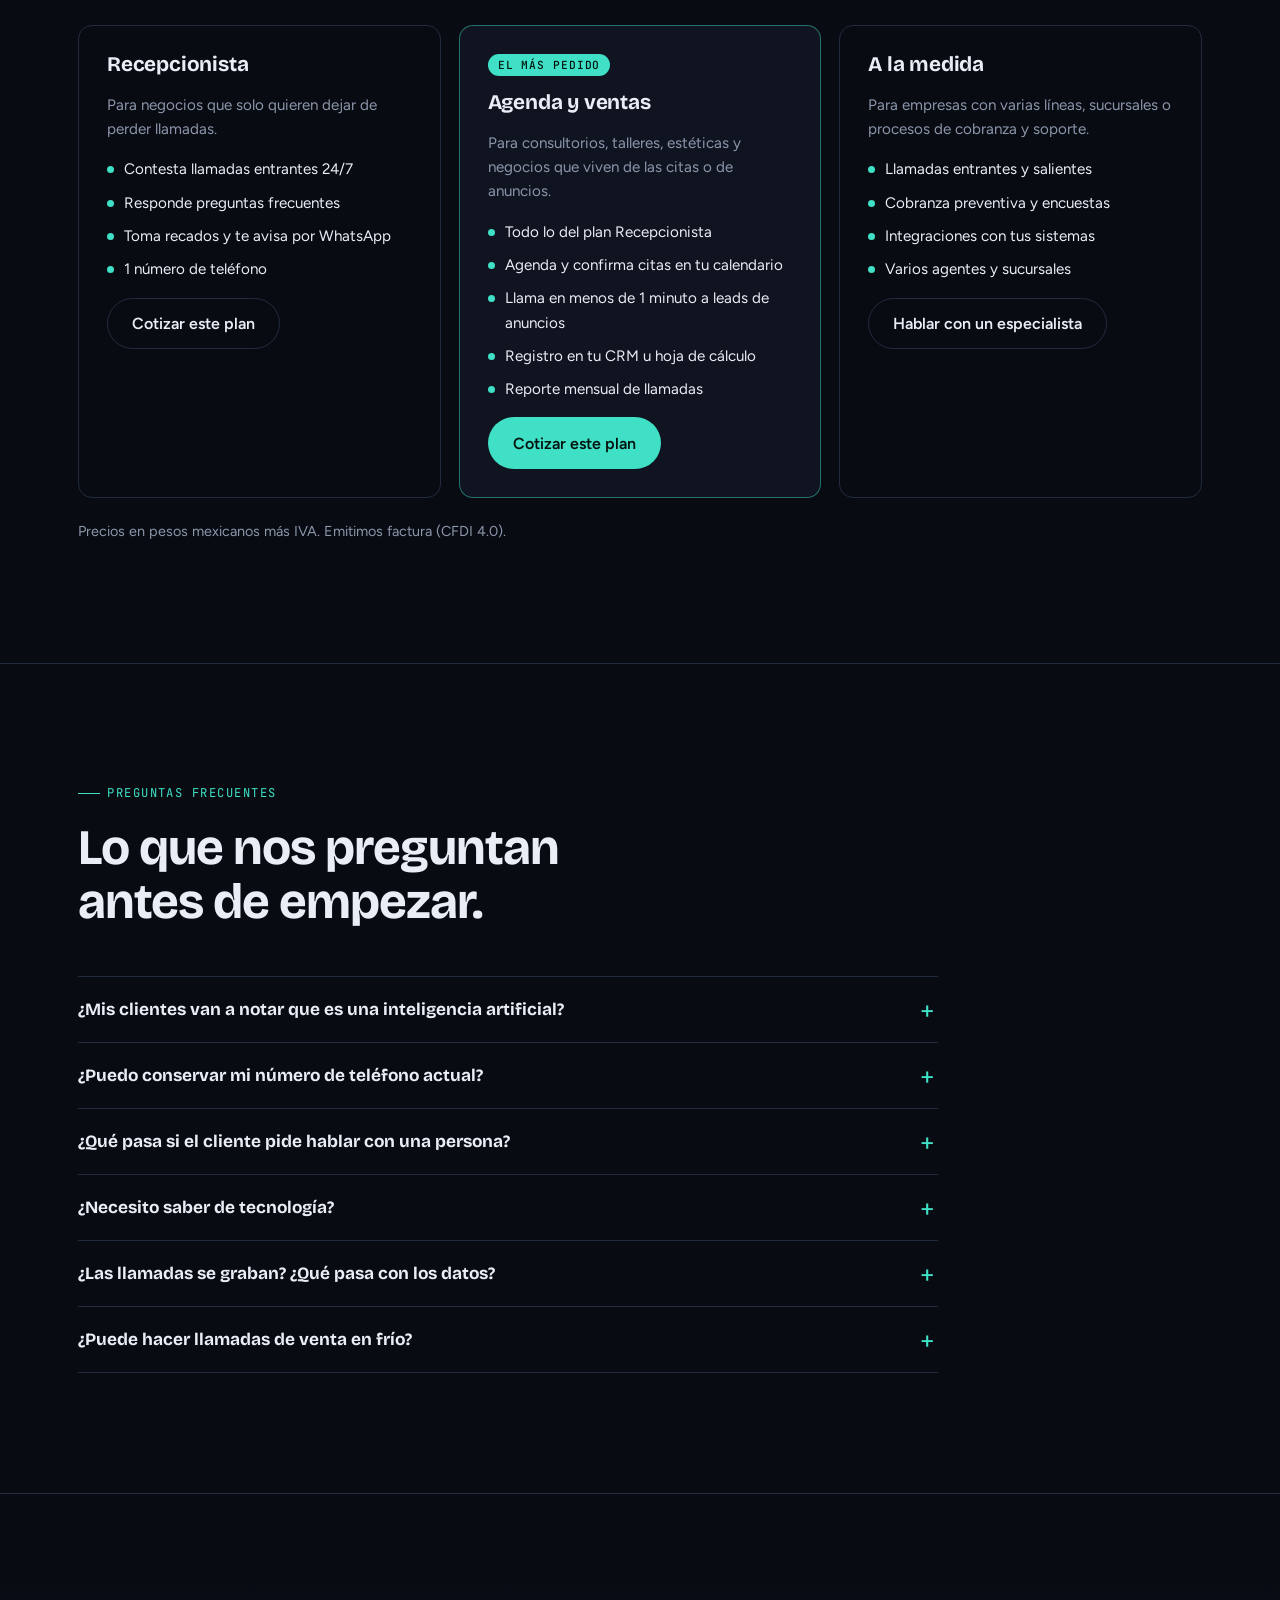
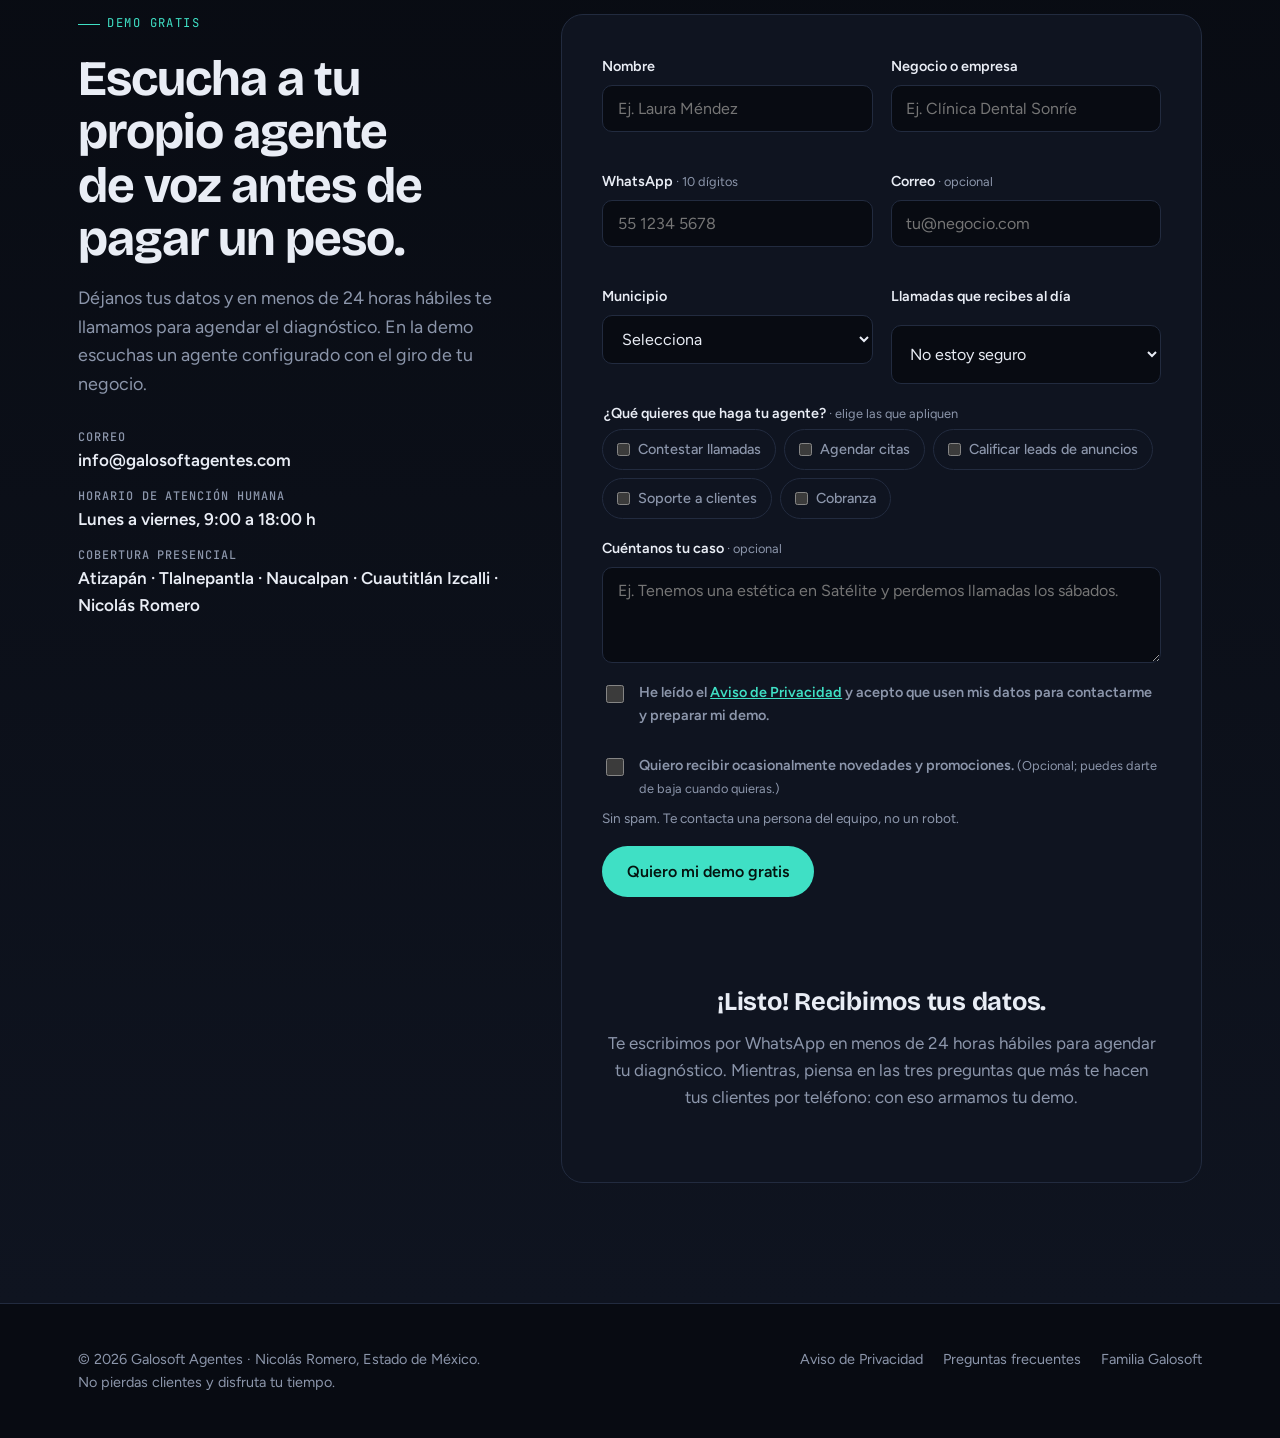
<file: landingpage.html>
<!DOCTYPE html>
<html lang="es-MX">
<head>
<meta charset="utf-8">
<meta name="viewport" content="width=device-width, initial-scale=1, viewport-fit=cover">
<title>Galosoft Agentes | Agentes de voz con IA en el Edomex</title>
<meta name="description" content="Agentes de voz con inteligencia artificial que contestan, venden, agendan y cobran por teléfono 24/7. Para PyMEs de Atizapán, Tlalnepantla, Naucalpan, Cuautitlán Izcalli y Nicolás Romero.">
<meta name="theme-color" content="#080B12">
<meta property="og:title" content="Galosoft Agentes | No pierdas clientes y disfruta tu tiempo">
<meta property="og:description" content="Agentes de voz con IA que atienden tus llamadas 24/7 en español mexicano. Demo gratis para PyMEs del norte del Edomex.">
<meta property="og:type" content="website">
<meta property="og:locale" content="es_MX">
<link rel="preconnect" href="https://fonts.googleapis.com">
<link rel="preconnect" href="https://fonts.gstatic.com" crossorigin>
<link rel="stylesheet" href="https://fonts.googleapis.com/css2?family=Bricolage+Grotesque:opsz,wght@12..96,500;12..96,700;12..96,800&family=Figtree:wght@400;500;600&family=JetBrains+Mono:wght@400;500&display=swap">
<style>
/* Layout: banda oscura continua; cada sección es una "pista" de audio con etiqueta mono a la izquierda */
:root{
  --bg:#080B12;        /* tinta nocturna, ligeramente azulada */
  --surface:#0F1420;   /* paneles */
  --surface-2:#151C2C;
  --line:#222B3F;      /* bordes / rejillas */
  --fg:#E9EDF5;        /* texto principal */
  --muted:#8C96AB;     /* texto secundario */
  --signal:#3FE0C5;    /* acento principal: señal / onda de voz */
  --pulse:#8A7DFF;     /* acento secundario: IA / procesamiento */
  --warn:#FFB547;      /* llamadas perdidas */
  --ok:#3FE0C5;
  --f-display:"Bricolage Grotesque", "Segoe UI", system-ui, sans-serif;
  --f-body:"Figtree", "Segoe UI", system-ui, -apple-system, sans-serif;
  --f-mono:"JetBrains Mono", ui-monospace, "SFMono-Regular", Consolas, monospace;
  --r:14px;
  --max:1160px;
  color-scheme:dark;
}
*{box-sizing:border-box}
html{scroll-behavior:smooth;-webkit-text-size-adjust:100%}
@media (prefers-reduced-motion:reduce){html{scroll-behavior:auto}*{animation:none!important;transition:none!important}}
body{margin:0;background:var(--bg);color:var(--fg);font-family:var(--f-body);font-size:17px;line-height:1.6;overflow-x:hidden}
img{max-width:100%}
a{color:var(--signal)}
:focus-visible{outline:2px solid var(--signal);outline-offset:3px;border-radius:6px}
.wrap{max-width:var(--max);margin:0 auto;padding-left:max(18px, env(safe-area-inset-left,0px));padding-right:max(18px, env(safe-area-inset-right,0px))}
h1,h2,h3{font-family:var(--f-display);line-height:1.08;letter-spacing:-.02em;text-wrap:balance;margin:0}
h2{font-size:clamp(2rem,4.2vw,3.1rem);font-weight:700}
h3{font-size:1.3rem;font-weight:700;letter-spacing:-.01em}
p{margin:0}
.lede{color:var(--muted);font-size:1.12rem;max-width:62ch}
.tag{font-family:var(--f-mono);font-size:.76rem;letter-spacing:.12em;text-transform:uppercase;color:var(--signal);display:inline-flex;align-items:center;gap:.6em}
.tag::before{content:"";width:22px;height:1px;background:currentColor}
section{padding-block:clamp(72px,10vw,120px);border-top:1px solid var(--line)}
.sec-head{display:grid;gap:18px;margin-bottom:48px;max-width:760px}

/* Botones */
.btn{display:inline-flex;align-items:center;justify-content:center;gap:.6em;font:600 1rem var(--f-body);padding:.95em 1.5em;border-radius:999px;border:1px solid transparent;text-decoration:none;cursor:pointer;transition:transform .15s ease, background .2s ease, box-shadow .2s ease}
.btn-primary{background:var(--signal);color:#04130F;box-shadow:0 0 0 0 rgba(63,224,197,.4)}
.btn-primary:hover{transform:translateY(-1px);box-shadow:0 8px 30px -8px rgba(63,224,197,.55)}
.btn-ghost{color:var(--fg);border-color:var(--line);background:transparent}
.btn-ghost:hover{border-color:var(--muted)}

/* Nav */
header.nav{position:sticky;top:env(safe-area-inset-top,0px);z-index:50;background:rgba(8,11,18,.82);backdrop-filter:blur(14px);-webkit-backdrop-filter:blur(14px);border-bottom:1px solid var(--line)}
body::before{content:"";position:fixed;inset:0 0 auto;height:env(safe-area-inset-top,0px);z-index:60;background:var(--bg)}
.nav .wrap{display:flex;align-items:center;justify-content:space-between;gap:20px;height:68px}
.brand{display:flex;align-items:center;gap:10px;text-decoration:none;color:var(--fg);font:800 1.15rem var(--f-display);letter-spacing:-.02em}
.brand-mark{display:flex;align-items:center;gap:2px;height:22px}
.brand-mark i{display:block;width:3px;border-radius:2px;background:var(--signal)}
.brand-mark i:nth-child(1){height:8px}.brand-mark i:nth-child(2){height:18px}.brand-mark i:nth-child(3){height:12px;background:var(--pulse)}.brand-mark i:nth-child(4){height:20px}.brand-mark i:nth-child(5){height:6px}
.brand small{font:500 .7rem var(--f-mono);color:var(--muted);letter-spacing:.08em;margin-left:2px}
.nav-links{display:flex;align-items:center;gap:28px}
.nav-links a{color:var(--muted);text-decoration:none;font-size:.95rem;font-weight:500}
.nav-links a:hover{color:var(--fg)}
.nav-links .btn{padding:.65em 1.2em;color:#04130F}
.menu-btn{display:none;background:none;border:1px solid var(--line);color:var(--fg);border-radius:10px;width:44px;height:40px;cursor:pointer}
@media (max-width:880px){
  .menu-btn{display:block}
  .nav-links{position:absolute;top:68px;left:0;right:0;flex-direction:column;align-items:stretch;gap:0;background:var(--bg);border-bottom:1px solid var(--line);padding:8px max(18px, env(safe-area-inset-right,0px)) 20px max(18px, env(safe-area-inset-left,0px))}
  .nav-links a{padding:14px 0;border-bottom:1px solid var(--line)}
  .nav-links .btn{margin-top:14px;border-bottom:0}
  .nav-links:not(.open){display:none}
}

/* Hero */
.hero{border-top:0;padding-block:clamp(48px,8vw,96px) clamp(64px,9vw,110px);position:relative;overflow:hidden}
.hero::after{content:"";position:absolute;inset:-20% -10% auto auto;width:640px;height:640px;background:radial-gradient(circle, rgba(138,125,255,.16), transparent 62%);pointer-events:none}
.hero-grid{display:grid;grid-template-columns:1.05fr .95fr;gap:56px;align-items:center;position:relative;z-index:1}
.hero-grid>*{min-width:0}
.hero h1{font-size:clamp(2.6rem,6.2vw,4.7rem);font-weight:800;margin:22px 0 22px}
.hero h1 em{font-style:normal;color:var(--signal)}
.hero .lede{font-size:1.2rem}
.hero-ctas{display:flex;flex-wrap:wrap;gap:12px;margin-top:34px}
.hero-proof{display:flex;flex-wrap:wrap;gap:10px 22px;margin-top:30px;font-size:.92rem;color:var(--muted)}
.hero-proof span{display:inline-flex;align-items:center;gap:8px}
.hero-proof span::before{content:"";width:6px;height:6px;border-radius:50%;background:var(--signal)}
@media (max-width:960px){.hero-grid{grid-template-columns:1fr}}

/* Consola de llamada */
.console{background:var(--surface);border:1px solid var(--line);border-radius:20px;overflow:hidden;box-shadow:0 30px 80px -30px rgba(0,0,0,.7)}
.console-top{display:flex;justify-content:space-between;align-items:center;gap:12px;padding:14px 18px;border-bottom:1px solid var(--line);font:500 .78rem var(--f-mono);color:var(--muted)}
.live{display:inline-flex;align-items:center;gap:8px;color:var(--signal)}
.live::before{content:"";width:8px;height:8px;border-radius:50%;background:var(--signal);animation:blink 1.4s ease-in-out infinite}
@keyframes blink{50%{opacity:.25}}
#wave{display:block;width:100%;height:96px;background:linear-gradient(180deg, transparent, rgba(63,224,197,.04))}
.transcript{padding:6px 18px 18px;display:grid;gap:12px;font-size:.93rem}
.msg{display:grid;grid-template-columns:74px 1fr;gap:10px;opacity:1;transform:none;transition:opacity .4s ease, transform .4s ease}
.msg.pending{opacity:.25}
.msg b{font:500 .7rem var(--f-mono);letter-spacing:.06em;text-transform:uppercase;padding-top:3px}
.msg.ai b{color:var(--signal)}
.msg.hu b{color:var(--pulse)}
.msg p{color:var(--fg)}
.console-foot{display:flex;flex-wrap:wrap;gap:8px;padding:14px 18px;border-top:1px solid var(--line);background:var(--surface-2)}
.chip{font:500 .74rem var(--f-mono);padding:5px 10px;border-radius:999px;border:1px solid var(--line);color:var(--muted)}
.chip.ok{color:var(--signal);border-color:rgba(63,224,197,.35)}

/* Problema */
.split{display:grid;grid-template-columns:1fr 1fr;gap:56px;align-items:start}
.split>*{min-width:0}
@media (max-width:900px){.split{grid-template-columns:1fr}}
.pain-list{display:grid;gap:0;border-top:1px solid var(--line)}
.pain{display:grid;grid-template-columns:120px 1fr;gap:18px;padding:22px 0;border-bottom:1px solid var(--line)}
.pain .t{font:500 .82rem var(--f-mono);color:var(--warn);padding-top:3px}
.pain h3{font-size:1.1rem;margin-bottom:6px}
.pain p{color:var(--muted);font-size:.98rem}
@media (max-width:520px){.pain{grid-template-columns:1fr;gap:6px}}

.calc{background:var(--surface);border:1px solid var(--line);border-radius:20px;padding:28px}
.calc h3{margin-bottom:6px}
.calc>p{color:var(--muted);font-size:.95rem;margin-bottom:22px}
.field{display:grid;gap:8px;margin-bottom:18px}
.field label{display:flex;justify-content:space-between;gap:10px;font-size:.92rem;color:var(--muted)}
.field label output{font:500 .95rem var(--f-mono);color:var(--fg);font-variant-numeric:tabular-nums}
input[type=range]{width:100%;accent-color:var(--signal)}
.calc-result{margin-top:10px;padding-top:20px;border-top:1px dashed var(--line);display:grid;gap:4px}
.calc-result span{font-size:.88rem;color:var(--muted)}
.calc-result strong{font:800 clamp(2rem,5vw,2.8rem) var(--f-display);color:var(--warn);font-variant-numeric:tabular-nums;letter-spacing:-.02em}
.calc-result small{color:var(--muted);font-size:.82rem}

/* Casos de uso */
.cases{display:grid;grid-template-columns:repeat(2,1fr);gap:18px}
@media (max-width:820px){.cases{grid-template-columns:1fr}}
.case{background:var(--surface);border:1px solid var(--line);border-radius:var(--r);padding:28px;display:grid;gap:14px;align-content:start;transition:border-color .2s ease}
.case:hover{border-color:rgba(63,224,197,.4)}
.case-top{display:flex;justify-content:space-between;align-items:center;gap:12px}
.case-top .k{font:500 .74rem var(--f-mono);color:var(--muted);letter-spacing:.08em;text-transform:uppercase}
.case p{color:var(--muted)}
.case ul{margin:0;padding:0;list-style:none;display:grid;gap:8px;font-size:.95rem}
.case li{display:flex;gap:10px}
.case li::before{content:"→";color:var(--signal);font-family:var(--f-mono)}
.quote{font:400 .86rem/1.5 var(--f-mono);color:var(--fg);background:var(--bg);border:1px solid var(--line);border-radius:10px;padding:12px 14px}
.quote span{color:var(--signal)}
.mini-wave{display:flex;gap:3px;align-items:center;height:22px}
.mini-wave i{width:3px;border-radius:2px;background:var(--signal);opacity:.75;animation:bar 1.2s ease-in-out infinite}
.mini-wave i:nth-child(2){animation-delay:.15s}.mini-wave i:nth-child(3){animation-delay:.3s;background:var(--pulse)}.mini-wave i:nth-child(4){animation-delay:.45s}.mini-wave i:nth-child(5){animation-delay:.6s}
@keyframes bar{0%,100%{height:6px}50%{height:20px}}

/* Proceso */
.steps{display:grid;grid-template-columns:repeat(3,1fr);gap:0;border:1px solid var(--line);border-radius:var(--r);overflow:hidden}
.step{padding:30px;display:grid;gap:10px;align-content:start;border-right:1px solid var(--line)}
.step:last-child{border-right:0}
.step .n{font:500 .78rem var(--f-mono);color:var(--signal)}
.step p{color:var(--muted);font-size:.97rem}
@media (max-width:820px){.steps{grid-template-columns:1fr}.step{border-right:0;border-bottom:1px solid var(--line)}.step:last-child{border-bottom:0}}

/* Autoridad / local */
.metrics{display:grid;grid-template-columns:repeat(4,1fr);gap:0;border-top:1px solid var(--line);border-bottom:1px solid var(--line);margin-bottom:56px}
.metric{padding:28px 22px 26px 0;display:grid;gap:6px;align-content:start}
.metric+.metric{padding-left:22px;border-left:1px solid var(--line)}
.metric strong{font:800 clamp(2rem,4vw,2.8rem) var(--f-display);letter-spacing:-.03em;color:var(--fg);font-variant-numeric:tabular-nums}
.metric strong small{font-size:.5em;color:var(--signal);margin-left:2px}
.metric span{color:var(--muted);font-size:.92rem}
@media (max-width:820px){.metrics{grid-template-columns:repeat(2,1fr)}.metric:nth-child(3){padding-left:0;border-left:0}.metric:nth-child(n+3){border-top:1px solid var(--line)}}
@media (max-width:440px){.metrics{grid-template-columns:1fr}.metric,.metric+.metric{padding-left:0;border-left:0}.metric+.metric{border-top:1px solid var(--line)}}
.zones{display:grid;grid-template-columns:repeat(5,1fr);gap:10px}
.zone{background:var(--surface);border:1px solid var(--line);border-radius:12px;padding:18px;display:grid;gap:6px;align-content:start}
.zone b{font-family:var(--f-display);font-size:1.05rem}
.zone span{font-size:.86rem;color:var(--muted)}
@media (max-width:980px){.zones{grid-template-columns:repeat(2,1fr)}}
@media (max-width:440px){.zones{grid-template-columns:1fr}}
.trust-row{display:grid;grid-template-columns:repeat(3,1fr);gap:28px;margin-top:48px}
.trust-row>div{display:grid;gap:8px}
.trust-row h3{font-size:1.08rem}
.trust-row p{color:var(--muted);font-size:.95rem}
@media (max-width:820px){.trust-row{grid-template-columns:1fr}}

/* Planes */
.plans{display:grid;grid-template-columns:repeat(3,1fr);gap:18px}
@media (max-width:900px){.plans{grid-template-columns:1fr}}
.plan{border:1px solid var(--line);border-radius:var(--r);padding:28px;display:grid;gap:16px;align-content:start;background:var(--bg)}
.plan.feat{background:var(--surface);border-color:rgba(63,224,197,.45)}
.plan .badge{justify-self:start;font:500 .7rem var(--f-mono);letter-spacing:.08em;text-transform:uppercase;color:#04130F;background:var(--signal);padding:4px 10px;border-radius:999px}
.plan p{color:var(--muted);font-size:.95rem}
.plan ul{list-style:none;margin:0;padding:0;display:grid;gap:9px;font-size:.95rem}
.plan li{display:flex;gap:10px}
.plan li::before{content:"";flex:none;width:7px;height:7px;margin-top:.6em;border-radius:50%;background:var(--signal)}
.plan .btn{justify-self:start}
.note{margin-top:22px;color:var(--muted);font-size:.9rem}

/* FAQ */
.faq{display:grid;gap:0;border-top:1px solid var(--line);max-width:860px}
.faq details{border-bottom:1px solid var(--line)}
.faq summary{list-style:none;cursor:pointer;padding:22px 40px 22px 0;font:700 1.08rem var(--f-display);position:relative}
.faq summary::-webkit-details-marker{display:none}
.faq summary::after{content:"+";position:absolute;right:4px;top:18px;font:400 1.5rem var(--f-mono);color:var(--signal)}
.faq details[open] summary::after{content:"−"}
.faq details p{color:var(--muted);padding:0 0 22px;max-width:70ch}

/* Formulario */
.contact{background:linear-gradient(180deg, var(--bg), var(--surface))}
.form-card{background:var(--surface);border:1px solid var(--line);border-radius:22px;padding:clamp(22px,4vw,40px)}
.form-grid{display:grid;grid-template-columns:1fr 1fr;gap:18px}
.form-grid .full{grid-column:1/-1}
@media (max-width:640px){.form-grid{grid-template-columns:1fr}}
.f{display:grid;gap:7px;min-width:0}
.f label,.f legend{font-size:.9rem;font-weight:600}
.f .hint{font-size:.8rem;color:var(--muted);font-weight:400}
.f input,.f select,.f textarea{width:100%;font:400 1rem var(--f-body);color:var(--fg);background:var(--bg);border:1px solid var(--line);border-radius:10px;padding:.8em .9em;transition:border-color .2s ease}
.f textarea{min-height:96px;resize:vertical}
.f input:focus,.f select:focus,.f textarea:focus{outline:none;border-color:var(--signal);box-shadow:0 0 0 3px rgba(63,224,197,.15)}
.f input[aria-invalid=true],.f select[aria-invalid=true]{border-color:var(--warn)}
.err{font-size:.82rem;color:var(--warn);min-height:1em}
fieldset.f{border:0;padding:0;margin:0}
.chips{display:flex;flex-wrap:wrap;gap:8px;margin-top:4px}
.chips label{font-weight:500;font-size:.9rem;display:inline-flex;align-items:center;gap:8px;padding:8px 14px;border:1px solid var(--line);border-radius:999px;cursor:pointer;color:var(--muted)}
.chips input{accent-color:var(--signal);width:auto;margin:0}
.chips label:has(input:checked){border-color:var(--signal);color:var(--fg);background:rgba(63,224,197,.08)}
.consent{display:flex;gap:12px;align-items:flex-start;font-size:.9rem;color:var(--muted);font-weight:400}
.consent input{margin-top:4px;accent-color:var(--signal);width:18px;height:18px;flex:none}
.form-foot{display:flex;flex-wrap:wrap;align-items:center;justify-content:space-between;gap:16px;margin-top:8px}
.form-foot small{color:var(--muted);font-size:.85rem;max-width:44ch}
.success{text-align:center;display:grid;gap:14px;justify-items:center;padding:30px 0}
.success h3{font-size:1.6rem}
.success p{color:var(--muted);max-width:52ch}
.contact-split{display:grid;grid-template-columns:.8fr 1.2fr;gap:56px;align-items:start}
.contact-split>*{min-width:0}
@media (max-width:960px){.contact-split{grid-template-columns:1fr}}
.direct{display:grid;gap:14px;margin-top:30px}
.direct div{display:grid;gap:2px}
.direct span{font:500 .74rem var(--f-mono);color:var(--muted);letter-spacing:.08em;text-transform:uppercase}
.direct b{font-weight:600;user-select:all}
.hp{position:absolute;left:-9999px;width:1px;height:1px;overflow:hidden}

/* Footer */
footer{border-top:1px solid var(--line);padding-block:44px;color:var(--muted);font-size:.9rem}
footer .wrap{display:flex;flex-wrap:wrap;justify-content:space-between;gap:20px}
footer nav{display:flex;flex-wrap:wrap;gap:20px}
footer a{color:var(--muted);text-decoration:none}
footer a:hover{color:var(--fg)}
.sticky-cta{display:none}
@media (max-width:640px){
  .sticky-cta{display:flex;position:fixed;left:0;right:0;bottom:0;z-index:40;padding:10px max(14px, env(safe-area-inset-right,0px)) calc(10px + env(safe-area-inset-bottom,0px)) max(14px, env(safe-area-inset-left,0px));background:rgba(8,11,18,.92);backdrop-filter:blur(10px);border-top:1px solid var(--line)}
  .sticky-cta .btn{flex:1}
  footer{padding-bottom:110px}
}
</style>
</head>
<body>

<header class="nav">
  <div class="wrap">
    <a class="brand" href="#inicio" aria-label="Galosoft Agentes, inicio">
      <span class="brand-mark" aria-hidden="true"><i></i><i></i><i></i><i></i><i></i></span>
      Galosoft<small>AGENTES</small>
    </a>
    <button class="menu-btn" id="menuBtn" aria-expanded="false" aria-controls="navLinks" aria-label="Abrir menú">☰</button>
    <nav class="nav-links" id="navLinks">
      <a href="#problema">Por qué</a>
      <a href="#casos">Casos de uso</a>
      <a href="#como">Cómo funciona</a>
      <a href="#planes">Planes</a>
      <a href="#faq">Preguntas</a>
      <a class="btn btn-primary" href="#demo">Agenda tu demo</a>
    </nav>
  </div>
</header>

<main id="inicio">

<!-- ============ 1. HERO ============ -->
<section class="hero">
  <div class="wrap hero-grid">
    <div>
      <span class="tag">Agentes de voz con IA · Norte del Edomex</span>
      <h1>Tu negocio contesta <em>cada llamada</em>. Aunque tú estés dormido.</h1>
      <p class="lede">Un agente de voz con inteligencia artificial atiende, vende, agenda y cobra por teléfono las 24 horas, con español natural de México. Para PyMEs de Atizapán, Tlalnepantla, Naucalpan, Cuautitlán Izcalli y Nicolás Romero.</p>
      <div class="hero-ctas">
        <a class="btn btn-primary" href="#demo">Agenda una demo gratis</a>
        <a class="btn btn-ghost" href="#casos">Escucha qué puede hacer</a>
      </div>
      <div class="hero-proof">
        <span>Atiende 24/7, 365 días</span>
        <span>Varias llamadas a la vez</span>
        <span>Listo en 7 a 14 días</span>
      </div>
    </div>

    <div class="console" aria-label="Ejemplo de llamada atendida por un agente de voz">
      <div class="console-top">
        <span class="live">EN LLAMADA · 00:<span id="clock">42</span></span>
        <span>Clínica dental · Atizapán</span>
      </div>
      <canvas id="wave" aria-hidden="true"></canvas>
      <div class="transcript" id="transcript">
        <div class="msg ai"><b>Agente</b><p>Buenas noches, Clínica Sonríe Zona Esmeralda, le atiende Sofía. ¿En qué le ayudo?</p></div>
        <div class="msg hu"><b>Cliente</b><p>Hola, me duele una muela. ¿Tienen lugar mañana temprano?</p></div>
        <div class="msg ai"><b>Agente</b><p>Claro. Mañana tengo 9:00 o 10:30 con la doctora Ramírez. ¿Cuál le acomoda?</p></div>
        <div class="msg hu"><b>Cliente</b><p>A las 9, por favor.</p></div>
        <div class="msg ai"><b>Agente</b><p>Listo, quedó agendado. Le mando la confirmación por WhatsApp a este número.</p></div>
      </div>
      <div class="console-foot">
        <span class="chip ok">✓ Cita en agenda</span>
        <span class="chip ok">✓ WhatsApp enviado</span>
        <span class="chip">22:47 h · fuera de horario</span>
      </div>
    </div>
  </div>
</section>

<!-- ============ 2. PROBLEMA / SOLUCIÓN ============ -->
<section id="problema">
  <div class="wrap split">
    <div>
      <div class="sec-head">
        <span class="tag">El problema</span>
        <h2>Cada llamada sin contestar es un cliente que le marca a tu competencia.</h2>
        <p class="lede">En la zona, quien llama no espera. Si nadie contesta, busca el siguiente resultado en Google y cuelga contigo para siempre.</p>
      </div>
      <div class="pain-list">
        <div class="pain"><span class="t">08:15 h</span><div><h3>El tráfico de Periférico te deja sin recepción</h3><p>Tu equipo viene atorado en la México-Querétaro o en Gustavo Baz y el teléfono suena en un local vacío.</p></div></div>
        <div class="pain"><span class="t">14:00 h</span><div><h3>La hora de comida es tu hora pico de llamadas</h3><p>Justo cuando tus clientes tienen tiempo de marcar, tu personal está comiendo o atendiendo en mostrador.</p></div></div>
        <div class="pain"><span class="t">21:30 h</span><div><h3>Los anuncios siguen generando llamadas de noche</h3><p>Pagas Meta o Google Ads todo el día, pero solo contestas 9 horas. El resto del presupuesto se va al buzón.</p></div></div>
        <div class="pain"><span class="t">Fin de mes</span><div><h3>Cobranza y recordatorios que nadie tiene tiempo de hacer</h3><p>Pagos atrasados y citas olvidadas que cuestan más que contratar a otra persona.</p></div></div>
      </div>
    </div>

    <div class="calc" aria-labelledby="calcTitle">
      <h3 id="calcTitle">¿Cuánto te cuestan las llamadas perdidas?</h3>
      <p>Mueve los valores con los datos de tu negocio. El cálculo se hace aquí mismo; no se guarda nada.</p>
      <div class="field">
        <label for="cLost">Llamadas sin contestar por semana <output id="oLost">15</output></label>
        <input type="range" id="cLost" min="1" max="100" value="15">
      </div>
      <div class="field">
        <label for="cTicket">Ticket promedio por cliente <output id="oTicket">$1,200</output></label>
        <input type="range" id="cTicket" min="100" max="20000" step="100" value="1200">
      </div>
      <div class="field">
        <label for="cClose">De cada 10 llamadas, ¿cuántas se vuelven venta? <output id="oClose">3</output></label>
        <input type="range" id="cClose" min="1" max="10" value="3">
      </div>
      <div class="calc-result" aria-live="polite">
        <span>Ventas que podrías estar perdiendo al mes</span>
        <strong id="rLoss">$23,400</strong>
        <small>Estimación: llamadas perdidas × 4.33 semanas × tasa de cierre × ticket promedio.</small>
      </div>
    </div>
  </div>

  <div class="wrap" style="margin-top:72px">
    <div class="sec-head">
      <span class="tag">La solución</span>
      <h2>Un agente de voz que suena como tu mejor recepcionista y nunca se va a comer.</h2>
    </div>
    <div class="steps">
      <div class="step"><span class="n">CONTESTA</span><h3>Al primer timbre, siempre</h3><p>Atiende varias llamadas al mismo tiempo, de día, de noche y en días festivos. Nadie vuelve a escuchar el buzón.</p></div>
      <div class="step"><span class="n">ENTIENDE</span><h3>Conversa, no recita menús</h3><p>Nada de "marque 1". Entiende lo que la persona dice con sus palabras, responde dudas y maneja interrupciones.</p></div>
      <div class="step"><span class="n">RESUELVE</span><h3>Agenda, registra y te avisa</h3><p>Aparta la cita en tu calendario, guarda al prospecto en tu CRM y te manda el resumen por WhatsApp o correo.</p></div>
    </div>
  </div>
</section>

<!-- ============ 3. CASOS DE USO ============ -->
<section id="casos">
  <div class="wrap">
    <div class="sec-head">
      <span class="tag">Casos de uso</span>
      <h2>Lo que tu agente de voz puede hacer desde la primera semana.</h2>
      <p class="lede">Cada agente se entrena con tu información: precios, horarios, servicios, políticas y la forma en que hablas con tus clientes.</p>
    </div>
    <div class="cases">
      <article class="case">
        <div class="case-top"><span class="k">Ventas automatizadas</span><span class="mini-wave" aria-hidden="true"><i></i><i></i><i></i><i></i><i></i></span></div>
        <h3>Califica prospectos en el minuto en que llegan</h3>
        <p>Llama en menos de un minuto a quien llenó tu formulario de Facebook o Google, hace las preguntas clave y aparta la cita con tu vendedor.</p>
        <ul><li>Llamada inmediata a leads de anuncios</li><li>Preguntas de calificación a tu medida</li><li>Pase directo a tu vendedor si el cliente está listo</li></ul>
        <div class="quote"><span>Agente:</span> Vi que pidió información de paneles solares. ¿Su recibo de luz pasa de 2,000 pesos al bimestre?</div>
      </article>
      <article class="case">
        <div class="case-top"><span class="k">Citas y recordatorios</span><span class="mini-wave" aria-hidden="true"><i></i><i></i><i></i><i></i><i></i></span></div>
        <h3>Agenda llena y menos citas fantasma</h3>
        <p>Para consultorios, clínicas dentales, spas, estéticas, talleres mecánicos y despachos. Agenda, confirma un día antes y reacomoda cancelaciones.</p>
        <ul><li>Conexión con Google Calendar u otra agenda</li><li>Confirmación por llamada y WhatsApp</li><li>Lista de espera para huecos que se liberan</li></ul>
        <div class="quote"><span>Agente:</span> Le llamo para confirmar su servicio de mañana a las 11 en el taller de Lomas Verdes. ¿Sigue en pie?</div>
      </article>
      <article class="case">
        <div class="case-top"><span class="k">Soporte y atención</span><span class="mini-wave" aria-hidden="true"><i></i><i></i><i></i><i></i><i></i></span></div>
        <h3>Primer nivel de soporte resuelto sin esperas</h3>
        <p>Responde las preguntas que tu equipo contesta 50 veces al día, da seguimiento a pedidos y abre tickets cuando el caso necesita a una persona.</p>
        <ul><li>Horarios, precios, estatus de pedido y garantías</li><li>Levanta reportes con todos los datos</li><li>Transfiere a un humano cuando hace falta</li></ul>
        <div class="quote"><span>Agente:</span> Ya levanté su reporte con el folio 4471. Un técnico le marca hoy antes de las 6.</div>
      </article>
      <article class="case">
        <div class="case-top"><span class="k">Inmobiliario y comercio local</span><span class="mini-wave" aria-hidden="true"><i></i><i></i><i></i><i></i><i></i></span></div>
        <h3>Atiende cada llamada de tus letreros y portales</h3>
        <p>Para inmobiliarias, agencias, mueblerías y comercios. Da detalles de la propiedad o producto, filtra curiosos y agenda visitas.</p>
        <ul><li>Fichas de cada propiedad o producto</li><li>Filtro por presupuesto y forma de pago</li><li>Visitas agendadas con tu asesor</li></ul>
        <div class="quote"><span>Agente:</span> La casa de Bosque Esmeralda tiene 3 recámaras y acepta crédito Infonavit. ¿Le agendo una visita el sábado?</div>
      </article>
      <article class="case" style="grid-column:1/-1">
        <div class="case-top"><span class="k">Cobranza preventiva</span><span class="mini-wave" aria-hidden="true"><i></i><i></i><i></i><i></i><i></i></span></div>
        <h3>Recordatorios de pago amables, puntuales y en horario permitido</h3>
        <p>Avisa antes del vencimiento, informa el saldo, ofrece la liga o datos de pago y registra promesas de pago. Siempre con trato respetuoso y dentro de los horarios y reglas que marca la ley para la cobranza.</p>
      </article>
    </div>
  </div>
</section>

<!-- ============ CÓMO FUNCIONA ============ -->
<section id="como">
  <div class="wrap">
    <div class="sec-head">
      <span class="tag">Cómo funciona</span>
      <h2>De la primera plática a tu agente contestando, en tres pasos.</h2>
    </div>
    <div class="steps">
      <div class="step"><span class="n">PASO 1 · DÍA 1</span><h3>Diagnóstico gratuito</h3><p>Revisamos cuántas llamadas recibes, cuáles pierdes y qué conviene automatizar primero. Te decimos con claridad si un agente de voz te conviene o no.</p></div>
      <div class="step"><span class="n">PASO 2 · DÍAS 2 A 10</span><h3>Configuración y entrenamiento</h3><p>Escribimos el guion con tu información, elegimos la voz, lo conectamos a tu número, agenda y CRM, y lo probamos contigo hasta que suene como tu negocio.</p></div>
      <div class="step"><span class="n">PASO 3 · SEMANA 2</span><h3>Lanzamiento y mejora continua</h3><p>Tu agente empieza a contestar. Cada mes revisamos grabaciones y métricas para ajustar respuestas y mejorar resultados.</p></div>
    </div>
  </div>
</section>

<!-- ============ 4. AUTORIDAD / CONFIANZA ============ -->
<section id="confianza">
  <div class="wrap">
    <div class="sec-head">
      <span class="tag">Cerca de ti</span>
      <h2>Impulsando a las PyMEs del corredor industrial y comercial del norte del Edomex.</h2>
      <p class="lede">No somos un call center en otro país ni una plataforma que te deja solo con un manual. Estamos en Nicolás Romero y te visitamos en tu negocio.</p>
    </div>

    <div class="metrics">
      <div class="metric"><strong>24/7</strong><span>Atención todos los días, incluidos festivos</span></div>
      <div class="metric"><strong>&lt;1<small>s</small></strong><span>Tiempo de respuesta objetivo entre turnos de la conversación</span></div>
      <div class="metric"><strong>0</strong><span>Llamadas en espera: atiende varias al mismo tiempo</span></div>
      <div class="metric"><strong>14<small>días</small></strong><span>Tiempo máximo de implementación en proyectos estándar</span></div>
    </div>

    <div class="zones">
      <div class="zone"><b>Atizapán de Zaragoza</b><span>Zona Esmeralda, Las Alamedas, Lomas de Atizapán</span></div>
      <div class="zone"><b>Tlalnepantla</b><span>Zona industrial, Centro, Valle Dorado, Tenayuca</span></div>
      <div class="zone"><b>Naucalpan</b><span>Satélite, Lomas Verdes, zona industrial Alce Blanco</span></div>
      <div class="zone"><b>Cuautitlán Izcalli</b><span>Parques industriales, Centro Urbano, Cumbria</span></div>
      <div class="zone"><b>Nicolás Romero</b><span>Centro, Bosques de la Colmena, Progreso Industrial</span></div>
    </div>

    <div class="trust-row">
      <div><h3>Visita presencial sin costo</h3><p>Hacemos el diagnóstico en tu negocio dentro de los cinco municipios. Hablas con quien construye tu agente, no con un vendedor.</p></div>
      <div><h3>Respaldados por 20 años en tecnología</h3><p>Somos parte de la familia Galosoft: soporte técnico, desarrollo web, marketing y servicios contables para PyMEs de la zona.</p></div>
      <div><h3>Privacidad desde el diseño</h3><p>Tus llamadas se tratan conforme a la Ley Federal de Protección de Datos Personales. Tu agente avisa que es asistente virtual y que la llamada puede grabarse.</p></div>
    </div>
  </div>
</section>

<!-- ============ PLANES ============ -->
<section id="planes">
  <div class="wrap">
    <div class="sec-head">
      <span class="tag">Planes</span>
      <h2>Una implementación y una mensualidad. Sin contratos forzosos de un año.</h2>
      <p class="lede">El precio depende de los minutos que use tu agente y de cuántos sistemas conectemos. Te damos la cotización por escrito después del diagnóstico.</p>
    </div>
    <div class="plans">
      <div class="plan">
        <h3>Recepcionista</h3>
        <p>Para negocios que solo quieren dejar de perder llamadas.</p>
        <ul><li>Contesta llamadas entrantes 24/7</li><li>Responde preguntas frecuentes</li><li>Toma recados y te avisa por WhatsApp</li><li>1 número de teléfono</li></ul>
        <a class="btn btn-ghost" href="#demo" data-plan="Recepcionista">Cotizar este plan</a>
      </div>
      <div class="plan feat">
        <span class="badge">El más pedido</span>
        <h3>Agenda y ventas</h3>
        <p>Para consultorios, talleres, estéticas y negocios que viven de las citas o de anuncios.</p>
        <ul><li>Todo lo del plan Recepcionista</li><li>Agenda y confirma citas en tu calendario</li><li>Llama en menos de 1 minuto a leads de anuncios</li><li>Registro en tu CRM u hoja de cálculo</li><li>Reporte mensual de llamadas</li></ul>
        <a class="btn btn-primary" href="#demo" data-plan="Agenda y ventas">Cotizar este plan</a>
      </div>
      <div class="plan">
        <h3>A la medida</h3>
        <p>Para empresas con varias líneas, sucursales o procesos de cobranza y soporte.</p>
        <ul><li>Llamadas entrantes y salientes</li><li>Cobranza preventiva y encuestas</li><li>Integraciones con tus sistemas</li><li>Varios agentes y sucursales</li></ul>
        <a class="btn btn-ghost" href="#demo" data-plan="A la medida">Hablar con un especialista</a>
      </div>
    </div>
    <p class="note">Precios en pesos mexicanos más IVA. Emitimos factura (CFDI 4.0).</p>
  </div>
</section>

<!-- ============ FAQ ============ -->
<section id="faq">
  <div class="wrap">
    <div class="sec-head">
      <span class="tag">Preguntas frecuentes</span>
      <h2>Lo que nos preguntan antes de empezar.</h2>
    </div>
    <div class="faq">
      <details><summary>¿Mis clientes van a notar que es una inteligencia artificial?</summary><p>La voz es natural y conversa con fluidez, pero tu agente siempre se presenta como asistente virtual. Ser transparente genera confianza y es lo correcto. La mayoría de las personas solo quiere que le resuelvan rápido.</p></details>
      <details><summary>¿Puedo conservar mi número de teléfono actual?</summary><p>Sí. Puedes desviar tu número actual al agente cuando no contestes, fuera de horario o todo el tiempo. También podemos darte un número nuevo con lada 55.</p></details>
      <details><summary>¿Qué pasa si el cliente pide hablar con una persona?</summary><p>El agente transfiere la llamada al número que tú indiques o toma los datos y te avisa al momento para que devuelvas la llamada.</p></details>
      <details><summary>¿Necesito saber de tecnología?</summary><p>No. Nosotros configuramos, conectamos y damos mantenimiento. Tú solo nos das la información de tu negocio y revisas los resultados.</p></details>
      <details><summary>¿Las llamadas se graban? ¿Qué pasa con los datos?</summary><p>Las llamadas pueden grabarse y transcribirse para darte el resumen y mejorar el servicio. Se avisa al inicio de cada llamada y los datos se tratan conforme a nuestro <a href="aviso-de-privacidad.html">Aviso de Privacidad</a>.</p></details>
      <details><summary>¿Puede hacer llamadas de venta en frío?</summary><p>Recomendamos llamar solo a personas que te dieron su número o que ya son tus clientes. Las llamadas publicitarias deben respetar el Registro Público para Evitar Publicidad (REPEP) de PROFECO, y nosotros te ayudamos a cumplirlo.</p></details>
    </div>
  </div>
</section>

<!-- ============ 5. FORMULARIO ============ -->
<section id="demo" class="contact">
  <div class="wrap contact-split">
    <div>
      <div class="sec-head" style="margin-bottom:0">
        <span class="tag">Demo gratis</span>
        <h2>Escucha a tu propio agente de voz antes de pagar un peso.</h2>
        <p class="lede">Déjanos tus datos y en menos de 24 horas hábiles te llamamos para agendar el diagnóstico. En la demo escuchas un agente configurado con el giro de tu negocio.</p>
      </div>
      <div class="direct">
        <div><span>Correo</span><b>info@galosoftagentes.com</b></div>
        <div><span>Horario de atención humana</span><b>Lunes a viernes, 9:00 a 18:00 h</b></div>
        <div><span>Cobertura presencial</span><b>Atizapán · Tlalnepantla · Naucalpan · Cuautitlán Izcalli · Nicolás Romero</b></div>
      </div>
    </div>

    <div class="form-card">
      <form id="leadForm" novalidate>
        <div class="form-grid">
          <div class="f">
            <label for="nombre">Nombre</label>
            <input id="nombre" name="nombre" autocomplete="name" required placeholder="Ej. Laura Méndez">
            <span class="err" data-for="nombre"></span>
          </div>
          <div class="f">
            <label for="empresa">Negocio o empresa</label>
            <input id="empresa" name="empresa" autocomplete="organization" required placeholder="Ej. Clínica Dental Sonríe">
            <span class="err" data-for="empresa"></span>
          </div>
          <div class="f">
            <label for="telefono">WhatsApp <span class="hint">· 10 dígitos</span></label>
            <input id="telefono" name="telefono" type="tel" inputmode="numeric" autocomplete="tel-national" required placeholder="55 1234 5678">
            <span class="err" data-for="telefono"></span>
          </div>
          <div class="f">
            <label for="correo">Correo <span class="hint">· opcional</span></label>
            <input id="correo" name="correo" type="email" autocomplete="email" placeholder="tu@negocio.com">
            <span class="err" data-for="correo"></span>
          </div>
          <div class="f">
            <label for="municipio">Municipio</label>
            <select id="municipio" name="municipio" required>
              <option value="">Selecciona</option>
              <option>Atizapán de Zaragoza</option>
              <option>Tlalnepantla de Baz</option>
              <option>Naucalpan de Juárez</option>
              <option>Cuautitlán Izcalli</option>
              <option>Nicolás Romero</option>
              <option>Otro municipio o CDMX</option>
            </select>
            <span class="err" data-for="municipio"></span>
          </div>
          <div class="f">
            <label for="llamadas">Llamadas que recibes al día</label>
            <select id="llamadas" name="llamadas">
              <option value="">No estoy seguro</option>
              <option>Menos de 10</option>
              <option>10 a 30</option>
              <option>30 a 100</option>
              <option>Más de 100</option>
            </select>
          </div>
          <fieldset class="f full">
            <legend>¿Qué quieres que haga tu agente? <span class="hint">· elige las que apliquen</span></legend>
            <div class="chips">
              <label><input type="checkbox" name="uso" value="Contestar llamadas"> Contestar llamadas</label>
              <label><input type="checkbox" name="uso" value="Agendar citas"> Agendar citas</label>
              <label><input type="checkbox" name="uso" value="Calificar leads"> Calificar leads de anuncios</label>
              <label><input type="checkbox" name="uso" value="Soporte"> Soporte a clientes</label>
              <label><input type="checkbox" name="uso" value="Cobranza"> Cobranza</label>
            </div>
          </fieldset>
          <div class="f full">
            <label for="mensaje">Cuéntanos tu caso <span class="hint">· opcional</span></label>
            <textarea id="mensaje" name="mensaje" placeholder="Ej. Tenemos una estética en Satélite y perdemos llamadas los sábados."></textarea>
          </div>
          <div class="hp" aria-hidden="true"><label for="website">No llenar</label><input id="website" name="website" tabindex="-1" autocomplete="off"></div>
          <div class="f full">
            <label class="consent"><input type="checkbox" id="privacidad" name="privacidad" required> <span>He leído el <a href="aviso-de-privacidad.html" target="_blank" rel="noopener">Aviso de Privacidad</a> y acepto que usen mis datos para contactarme y preparar mi demo.</span></label>
            <span class="err" data-for="privacidad"></span>
            <label class="consent"><input type="checkbox" id="marketing" name="marketing"> <span>Quiero recibir ocasionalmente novedades y promociones. <span class="hint">(Opcional; puedes darte de baja cuando quieras.)</span></span></label>
          </div>
        </div>
        <div class="form-foot">
          <small>Sin spam. Te contacta una persona del equipo, no un robot.</small>
          <button class="btn btn-primary" type="submit" id="submitBtn">Quiero mi demo gratis</button>
        </div>
        <p class="err" id="formError" role="alert" style="margin-top:12px"></p>
      </form>
      <div class="success" id="formSuccess" hidden>
        <span class="mini-wave" aria-hidden="true"><i></i><i></i><i></i><i></i><i></i></span>
        <h3>¡Listo! Recibimos tus datos.</h3>
        <p>Te escribimos por WhatsApp en menos de 24 horas hábiles para agendar tu diagnóstico. Mientras, piensa en las tres preguntas que más te hacen tus clientes por teléfono: con eso armamos tu demo.</p>
      </div>
    </div>
  </div>
</section>
</main>

<footer>
  <div class="wrap">
    <div>© <span id="year">2026</span> Galosoft Agentes · Nicolás Romero, Estado de México.<br>No pierdas clientes y disfruta tu tiempo.</div>
    <nav aria-label="Legal">
      <a href="aviso-de-privacidad.html">Aviso de Privacidad</a>
      <a href="#faq">Preguntas frecuentes</a>
      <a href="https://galosoft.com" rel="noopener">Familia Galosoft</a>
    </nav>
  </div>
</footer>

<div class="sticky-cta"><a class="btn btn-primary" href="#demo">Agenda tu demo gratis</a></div>

<script>
/* ===== CONFIGURACIÓN =====
   Pega aquí la URL del webhook de n8n (o de tu backend) que recibe los leads.
   Si se deja vacío, el formulario funciona en modo demostración (no envía nada). */
const WEBHOOK_URL = "";

(function(){
  // Menú móvil
  const btn = document.getElementById('menuBtn'), links = document.getElementById('navLinks');
  btn.addEventListener('click', () => {
    const open = links.classList.toggle('open');
    btn.setAttribute('aria-expanded', open);
  });
  links.querySelectorAll('a').forEach(a => a.addEventListener('click', () => { links.classList.remove('open'); btn.setAttribute('aria-expanded', false); }));

  document.getElementById('year').textContent = new Date().getFullYear();

  // Onda de voz en canvas
  const reduce = window.matchMedia('(prefers-reduced-motion: reduce)').matches;
  const cv = document.getElementById('wave'), ctx = cv.getContext('2d');
  let w, h, dpr;
  function size(){ dpr = Math.min(window.devicePixelRatio||1, 2); w = cv.clientWidth; h = cv.clientHeight; cv.width = w*dpr; cv.height = h*dpr; ctx.setTransform(dpr,0,0,dpr,0,0); }
  size(); window.addEventListener('resize', size);
  const bars = 64;
  function draw(t){
    ctx.clearRect(0,0,w,h);
    const gap = w / bars, speaking = Math.sin(t/1400) > -0.3;
    for(let i=0;i<bars;i++){
      const x = i*gap + gap/2;
      const env = Math.sin((i/bars)*Math.PI);
      const n = Math.sin(t/180 + i*0.55) * Math.sin(t/420 + i*0.21) * 0.5 + 0.5;
      const amp = (speaking ? 0.25 + n*0.75 : 0.08 + n*0.12) * env;
      const bh = Math.max(3, amp * (h-16));
      ctx.fillStyle = i % 9 === 4 ? '#8A7DFF' : 'rgba(63,224,197,' + (0.45 + amp*0.55) + ')';
      ctx.beginPath();
      if (ctx.roundRect) ctx.roundRect(x-1.5, (h-bh)/2, 3, bh, 2); else ctx.rect(x-1.5, (h-bh)/2, 3, bh);
      ctx.fill();
    }
    if(!reduce) requestAnimationFrame(draw);
  }
  requestAnimationFrame(draw);

  // Reloj de la llamada
  const clock = document.getElementById('clock'); let s = 42;
  if(!reduce) setInterval(() => { s = (s+1) % 60; clock.textContent = String(s).padStart(2,'0'); }, 1000);

  // Calculadora de llamadas perdidas
  const fmt = new Intl.NumberFormat('es-MX', {style:'currency', currency:'MXN', maximumFractionDigits:0});
  const L = document.getElementById('cLost'), T = document.getElementById('cTicket'), C = document.getElementById('cClose');
  function calc(){
    document.getElementById('oLost').textContent = L.value;
    document.getElementById('oTicket').textContent = fmt.format(T.value);
    document.getElementById('oClose').textContent = C.value;
    const loss = L.value * 4.33 * (C.value/10) * T.value;
    document.getElementById('rLoss').textContent = fmt.format(Math.round(loss/100)*100);
  }
  [L,T,C].forEach(el => el.addEventListener('input', calc)); calc();

  // Plan preseleccionado en el mensaje
  document.querySelectorAll('[data-plan]').forEach(a => a.addEventListener('click', () => {
    const m = document.getElementById('mensaje');
    if(!m.value) m.value = 'Me interesa el plan ' + a.dataset.plan + '. ';
  }));

  // Formulario
  const form = document.getElementById('leadForm');
  const setErr = (id, msg) => {
    const el = form.querySelector('[data-for="'+id+'"]'), input = document.getElementById(id);
    if(el) el.textContent = msg || '';
    if(input) input.setAttribute('aria-invalid', msg ? 'true' : 'false');
  };
  function validate(){
    let ok = true;
    const v = id => document.getElementById(id).value.trim();
    if(v('nombre').length < 2){ setErr('nombre','Escribe tu nombre.'); ok=false; } else setErr('nombre');
    if(v('empresa').length < 2){ setErr('empresa','Escribe el nombre de tu negocio.'); ok=false; } else setErr('empresa');
    const tel = v('telefono').replace(/\D/g,'').replace(/^52/,'');
    if(tel.length !== 10){ setErr('telefono','Escribe un número de 10 dígitos, por ejemplo 55 1234 5678.'); ok=false; } else setErr('telefono');
    const mail = v('correo');
    if(mail && !/^[^\s@]+@[^\s@]+\.[^\s@]+$/.test(mail)){ setErr('correo','Revisa el correo; parece incompleto.'); ok=false; } else setErr('correo');
    if(!v('municipio')){ setErr('municipio','Elige tu municipio.'); ok=false; } else setErr('municipio');
    if(!document.getElementById('privacidad').checked){ setErr('privacidad','Necesitamos tu aceptación del Aviso de Privacidad para contactarte.'); ok=false; } else setErr('privacidad');
    return ok;
  }
  form.addEventListener('submit', async e => {
    e.preventDefault();
    document.getElementById('formError').textContent = '';
    if(document.getElementById('website').value) return; // trampa anti-bots
    if(!validate()){ const first = form.querySelector('[aria-invalid="true"]'); if(first) first.focus(); return; }
    const fd = new FormData(form);
    const data = {
      nombre: fd.get('nombre').trim(), empresa: fd.get('empresa').trim(),
      telefono: fd.get('telefono').replace(/\D/g,'').replace(/^52/,''), correo: fd.get('correo').trim(),
      municipio: fd.get('municipio'), llamadas_dia: fd.get('llamadas'), usos: fd.getAll('uso'),
      mensaje: fd.get('mensaje').trim(), acepta_aviso: true, acepta_marketing: !!fd.get('marketing'),
      origen: 'landing', pagina: location.href, fecha: new Date().toISOString()
    };
    const sb = document.getElementById('submitBtn'); sb.disabled = true; sb.textContent = 'Enviando…';
    try{
      if(WEBHOOK_URL){
        const r = await fetch(WEBHOOK_URL, {method:'POST', headers:{'Content-Type':'application/json'}, body: JSON.stringify(data)});
        if(!r.ok) throw new Error('HTTP '+r.status);
      }
      form.hidden = true; document.getElementById('formSuccess').hidden = false;
    }catch(err){
      document.getElementById('formError').textContent = 'No pudimos enviar tus datos. Revisa tu conexión e inténtalo de nuevo, o escríbenos a info@galosoftagentes.com.';
      sb.disabled = false; sb.textContent = 'Quiero mi demo gratis';
    }
  });
})();
</script>
</body>
</html>
</file>
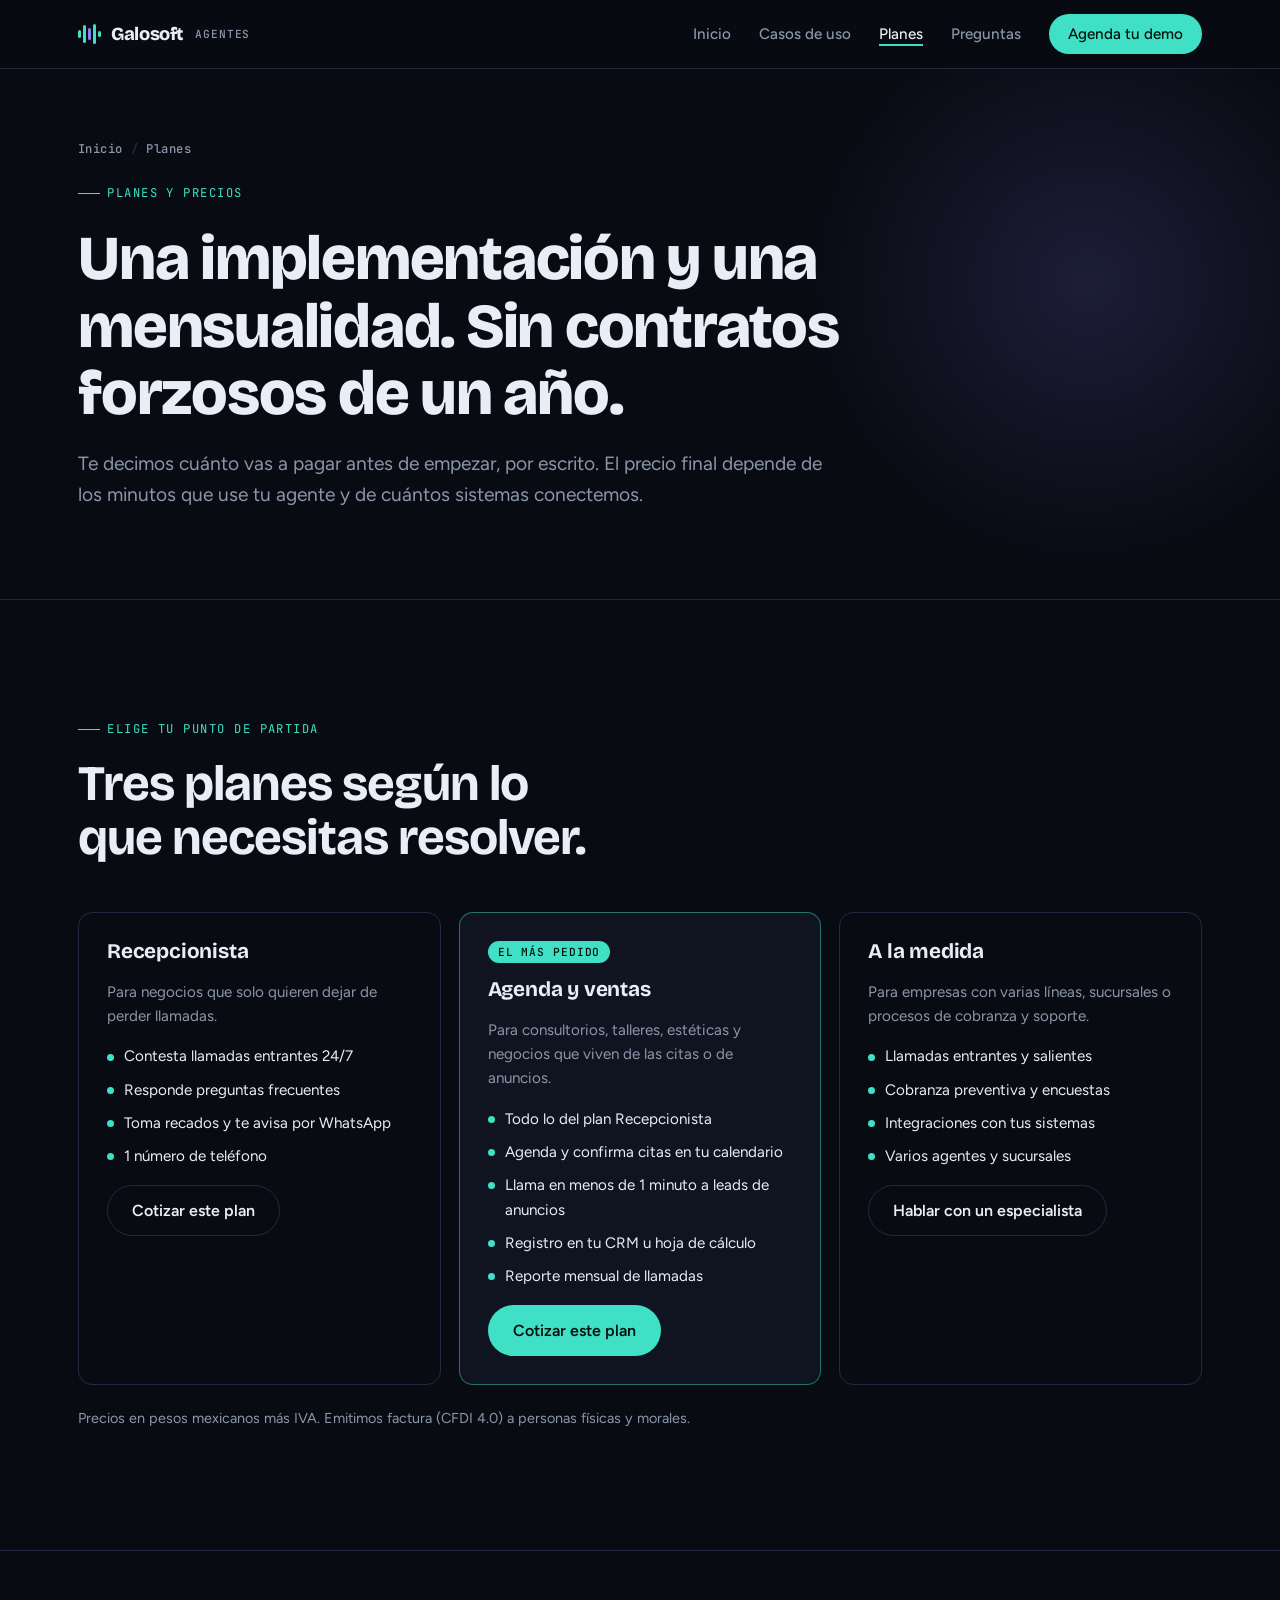
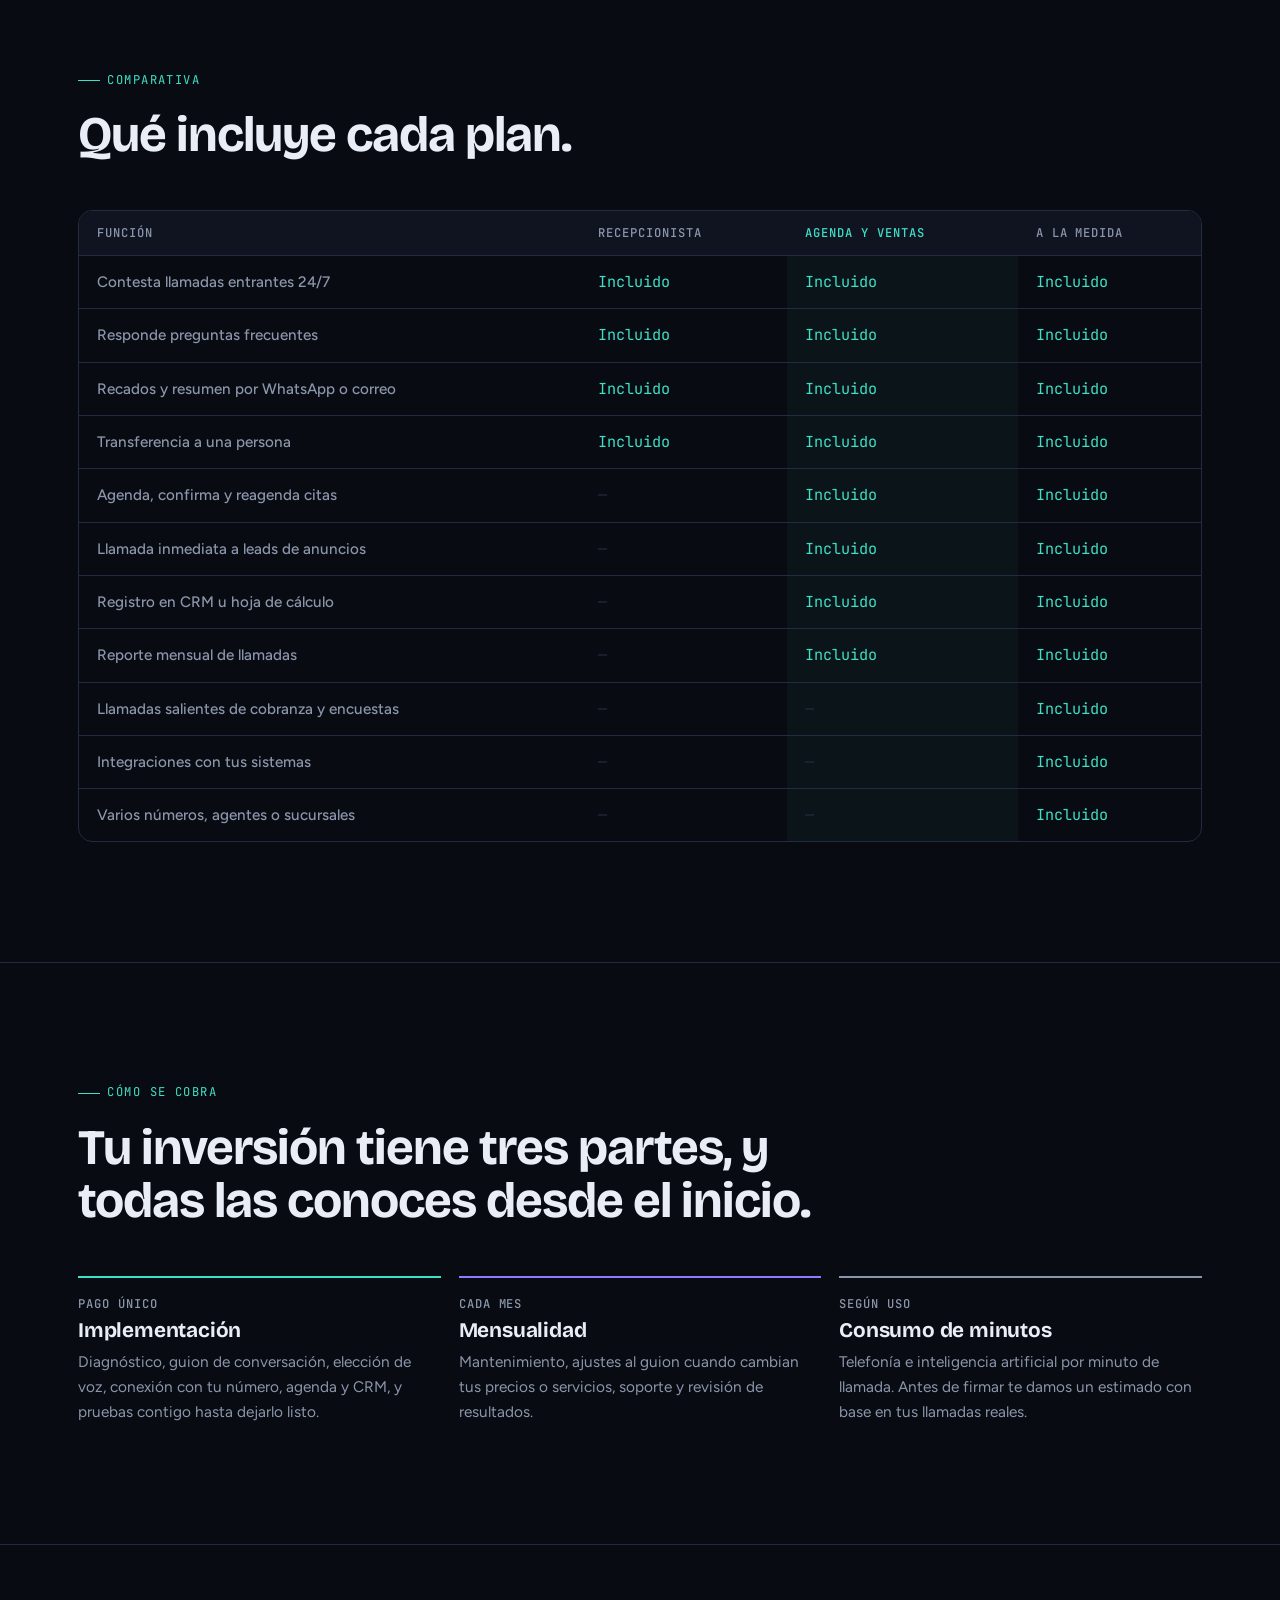
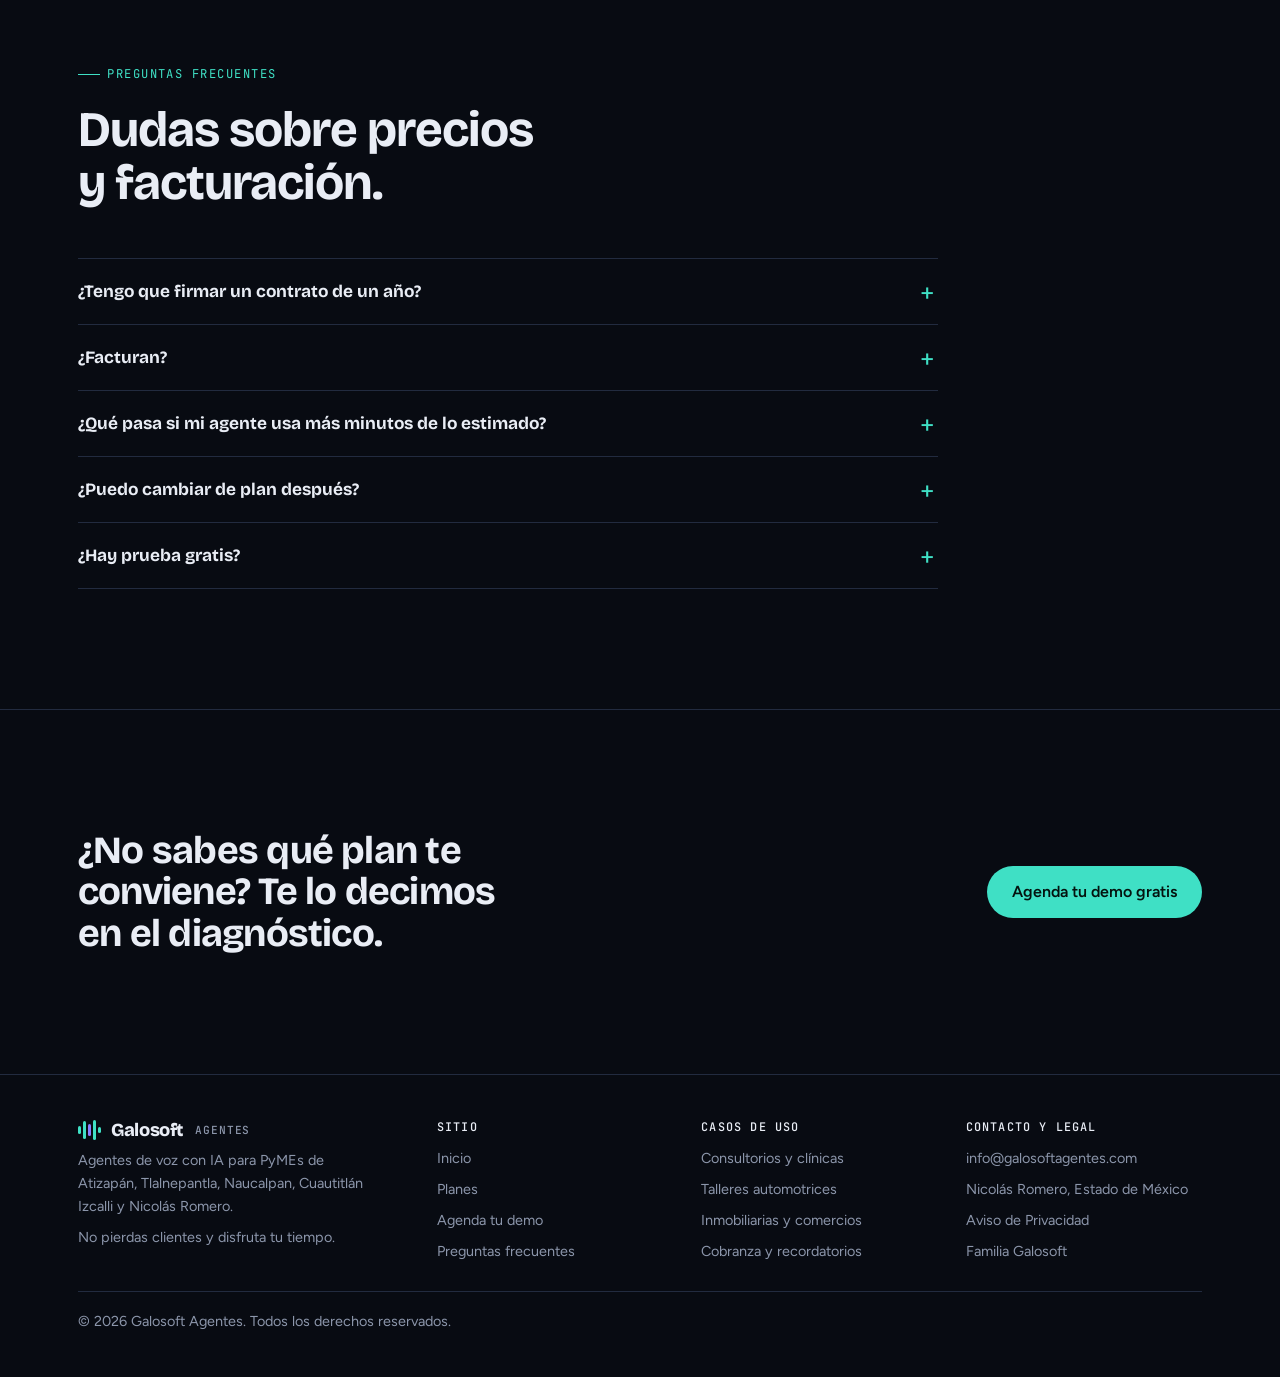
<file: planes.html>
<!DOCTYPE html>
<html lang="es-MX">
<head>
<meta charset="utf-8">
<meta name="viewport" content="width=device-width, initial-scale=1, viewport-fit=cover">
<title>Planes y precios | Galosoft Agentes</title>
<meta name="description" content="Planes de agentes de voz con IA para PyMEs: implementación única y mensualidad mes a mes. Recepcionista, Agenda y ventas, y A la medida. Facturamos CFDI 4.0.">
<meta name="theme-color" content="#080B12">
<link rel="canonical" href="https://galosoftagentes.com/planes.html">
<meta property="og:title" content="Planes y precios | Galosoft Agentes">
<meta property="og:description" content="Planes de agentes de voz con IA para PyMEs: implementación única y mensualidad mes a mes. Recepcionista, Agenda y ventas, y A la medida. Facturamos CFDI 4.0.">
<meta property="og:type" content="website">
<meta property="og:locale" content="es_MX">
<meta property="og:url" content="https://galosoftagentes.com/planes.html">
<link rel="preconnect" href="https://fonts.googleapis.com">
<link rel="preconnect" href="https://fonts.gstatic.com" crossorigin>
<link rel="stylesheet" href="https://fonts.googleapis.com/css2?family=Bricolage+Grotesque:opsz,wght@12..96,500;12..96,700;12..96,800&family=Figtree:wght@400;500;600&family=JetBrains+Mono:wght@400;500&display=swap">
<link rel="stylesheet" href="assets/styles.css">
<script src="assets/main.js" defer></script>
</head>
<body>

<header class="nav">
  <div class="wrap">
    <a class="brand" href="index.html" aria-label="Galosoft Agentes, inicio">
      <span class="brand-mark" aria-hidden="true"><i></i><i></i><i></i><i></i><i></i></span>
      Galosoft<small>AGENTES</small>
    </a>
    <button class="menu-btn" id="menuBtn" type="button" aria-expanded="false" aria-controls="navLinks" aria-label="Abrir menú">☰</button>
    <nav class="nav-links" id="navLinks" aria-label="Principal">
      <a href="index.html">Inicio</a>
      <a href="casos/index.html">Casos de uso</a>
      <a href="planes.html" aria-current="page">Planes</a>
      <a href="index.html#faq">Preguntas</a>
      <a class="btn btn-primary" href="demo.html">Agenda tu demo</a>
    </nav>
  </div>
</header>

<main>

<section class="hero compact">
  <div class="wrap">
    <nav class="crumbs" aria-label="Ruta"><a href="index.html">Inicio</a><span aria-hidden="true">/</span><span aria-current="page">Planes</span></nav>
    <span class="tag">Planes y precios</span>
    <h1>Una implementación y una mensualidad. Sin contratos forzosos de un año.</h1>
    <p class="lede">Te decimos cuánto vas a pagar antes de empezar, por escrito. El precio final depende de los minutos que use tu agente y de cuántos sistemas conectemos.</p>
  </div>
</section>

<section id="planes">
  <div class="wrap">
    <div class="sec-head">
      <span class="tag">Elige tu punto de partida</span>
      <h2>Tres planes según lo que necesitas resolver.</h2>
    </div>
    <div class="plans">
      <div class="plan">
        <h3>Recepcionista</h3>
        <p>Para negocios que solo quieren dejar de perder llamadas.</p>
        <ul><li>Contesta llamadas entrantes 24/7</li><li>Responde preguntas frecuentes</li><li>Toma recados y te avisa por WhatsApp</li><li>1 número de teléfono</li></ul>
        <a class="btn btn-ghost" href="demo.html?plan=Recepcionista">Cotizar este plan</a>
      </div>
      <div class="plan feat">
        <span class="badge">El más pedido</span>
        <h3>Agenda y ventas</h3>
        <p>Para consultorios, talleres, estéticas y negocios que viven de las citas o de anuncios.</p>
        <ul><li>Todo lo del plan Recepcionista</li><li>Agenda y confirma citas en tu calendario</li><li>Llama en menos de 1 minuto a leads de anuncios</li><li>Registro en tu CRM u hoja de cálculo</li><li>Reporte mensual de llamadas</li></ul>
        <a class="btn btn-primary" href="demo.html?plan=Agenda%20y%20ventas">Cotizar este plan</a>
      </div>
      <div class="plan">
        <h3>A la medida</h3>
        <p>Para empresas con varias líneas, sucursales o procesos de cobranza y soporte.</p>
        <ul><li>Llamadas entrantes y salientes</li><li>Cobranza preventiva y encuestas</li><li>Integraciones con tus sistemas</li><li>Varios agentes y sucursales</li></ul>
        <a class="btn btn-ghost" href="demo.html?plan=A%20la%20medida">Hablar con un especialista</a>
      </div>
    </div>
    <p class="note">Precios en pesos mexicanos más IVA. Emitimos factura (CFDI 4.0) a personas físicas y morales.</p>
  </div>
</section>

<section id="comparar">
  <div class="wrap">
    <div class="sec-head">
      <span class="tag">Comparativa</span>
      <h2>Qué incluye cada plan.</h2>
    </div>
    <div class="table-wrap">
      <table class="compare">
        <thead><tr><th scope="col">Función</th><th scope="col">Recepcionista</th><th scope="col" class="hl">Agenda y ventas</th><th scope="col">A la medida</th></tr></thead>
        <tbody>
          <tr><th scope="row">Contesta llamadas entrantes 24/7</th><td><span class="yes">Incluido</span></td><td class="hl"><span class="yes">Incluido</span></td><td><span class="yes">Incluido</span></td></tr>
          <tr><th scope="row">Responde preguntas frecuentes</th><td><span class="yes">Incluido</span></td><td class="hl"><span class="yes">Incluido</span></td><td><span class="yes">Incluido</span></td></tr>
          <tr><th scope="row">Recados y resumen por WhatsApp o correo</th><td><span class="yes">Incluido</span></td><td class="hl"><span class="yes">Incluido</span></td><td><span class="yes">Incluido</span></td></tr>
          <tr><th scope="row">Transferencia a una persona</th><td><span class="yes">Incluido</span></td><td class="hl"><span class="yes">Incluido</span></td><td><span class="yes">Incluido</span></td></tr>
          <tr><th scope="row">Agenda, confirma y reagenda citas</th><td><span class="no">—</span></td><td class="hl"><span class="yes">Incluido</span></td><td><span class="yes">Incluido</span></td></tr>
          <tr><th scope="row">Llamada inmediata a leads de anuncios</th><td><span class="no">—</span></td><td class="hl"><span class="yes">Incluido</span></td><td><span class="yes">Incluido</span></td></tr>
          <tr><th scope="row">Registro en CRM u hoja de cálculo</th><td><span class="no">—</span></td><td class="hl"><span class="yes">Incluido</span></td><td><span class="yes">Incluido</span></td></tr>
          <tr><th scope="row">Reporte mensual de llamadas</th><td><span class="no">—</span></td><td class="hl"><span class="yes">Incluido</span></td><td><span class="yes">Incluido</span></td></tr>
          <tr><th scope="row">Llamadas salientes de cobranza y encuestas</th><td><span class="no">—</span></td><td class="hl"><span class="no">—</span></td><td><span class="yes">Incluido</span></td></tr>
          <tr><th scope="row">Integraciones con tus sistemas</th><td><span class="no">—</span></td><td class="hl"><span class="no">—</span></td><td><span class="yes">Incluido</span></td></tr>
          <tr><th scope="row">Varios números, agentes o sucursales</th><td><span class="no">—</span></td><td class="hl"><span class="no">—</span></td><td><span class="yes">Incluido</span></td></tr>
        </tbody>
      </table>
    </div>
  </div>
</section>

<section id="costos">
  <div class="wrap">
    <div class="sec-head">
      <span class="tag">Cómo se cobra</span>
      <h2>Tu inversión tiene tres partes, y todas las conoces desde el inicio.</h2>
    </div>
    <div class="cost-parts">
      <div class="cost"><span>Pago único</span><h3>Implementación</h3><p>Diagnóstico, guion de conversación, elección de voz, conexión con tu número, agenda y CRM, y pruebas contigo hasta dejarlo listo.</p></div>
      <div class="cost"><span>Cada mes</span><h3>Mensualidad</h3><p>Mantenimiento, ajustes al guion cuando cambian tus precios o servicios, soporte y revisión de resultados.</p></div>
      <div class="cost"><span>Según uso</span><h3>Consumo de minutos</h3><p>Telefonía e inteligencia artificial por minuto de llamada. Antes de firmar te damos un estimado con base en tus llamadas reales.</p></div>
    </div>
  </div>
</section>

<section id="faq">
  <div class="wrap">
    <div class="sec-head">
      <span class="tag">Preguntas frecuentes</span>
      <h2>Dudas sobre precios y facturación.</h2>
    </div>
    <div class="faq">
      <details><summary>¿Tengo que firmar un contrato de un año?</summary><p>No. La mensualidad es mes a mes. La implementación se paga una sola vez al inicio del proyecto.</p></details>
      <details><summary>¿Facturan?</summary><p>Sí. Emitimos CFDI 4.0 a personas físicas y morales. Al contratar te pedimos tu constancia de situación fiscal.</p></details>
      <details><summary>¿Qué pasa si mi agente usa más minutos de lo estimado?</summary><p>Te avisamos al acercarte al consumo estimado del mes y tú decides si lo amplías o si ajustamos los horarios en que atiende el agente.</p></details>
      <details><summary>¿Puedo cambiar de plan después?</summary><p>Sí. Puedes empezar con Recepcionista y pasar a Agenda y ventas cuando quieras. Solo se cobra la configuración de las funciones nuevas.</p></details>
      <details><summary>¿Hay prueba gratis?</summary><p>La demo es gratis: escuchas un agente configurado con el giro de tu negocio antes de pagar. Así sabes exactamente cómo va a sonar.</p></details>
    </div>
  </div>
</section>

<section class="cta-band">
  <div class="wrap">
    <h2>¿No sabes qué plan te conviene? Te lo decimos en el diagnóstico.</h2>
    <a class="btn btn-primary" href="demo.html">Agenda tu demo gratis</a>
  </div>
</section>
</main>

<footer>
  <div class="wrap">
    <div class="foot-grid">
      <div class="foot-brand">
        <a class="brand" href="index.html"><span class="brand-mark" aria-hidden="true"><i></i><i></i><i></i><i></i><i></i></span>Galosoft<small>AGENTES</small></a>
        <p>Agentes de voz con IA para PyMEs de Atizapán, Tlalnepantla, Naucalpan, Cuautitlán Izcalli y Nicolás Romero.</p>
        <p>No pierdas clientes y disfruta tu tiempo.</p>
      </div>
      <div>
        <h4>Sitio</h4>
        <a href="index.html">Inicio</a>
        <a href="planes.html">Planes</a>
        <a href="demo.html">Agenda tu demo</a>
        <a href="index.html#faq">Preguntas frecuentes</a>
      </div>
      <div>
        <h4>Casos de uso</h4>
        <a href="casos/consultorios.html">Consultorios y clínicas</a>
        <a href="casos/talleres.html">Talleres automotrices</a>
        <a href="casos/inmobiliarias.html">Inmobiliarias y comercios</a>
        <a href="casos/cobranza.html">Cobranza y recordatorios</a>
      </div>
      <div>
        <h4>Contacto y legal</h4>
        <span style="user-select:all">info@galosoftagentes.com</span>
        <span>Nicolás Romero, Estado de México</span>
        <a href="aviso-de-privacidad.html">Aviso de Privacidad</a>
        <a href="https://galosoft.com" rel="noopener">Familia Galosoft</a>
      </div>
    </div>
    <div style="width:100%;border-top:1px solid var(--line);padding-top:18px;margin-top:8px">© <span data-year>2026</span> Galosoft Agentes. Todos los derechos reservados.</div>
  </div>
</footer>
<div class="sticky-cta"><a class="btn btn-primary" href="demo.html">Agenda tu demo gratis</a></div>
</body>
</html>
</file>
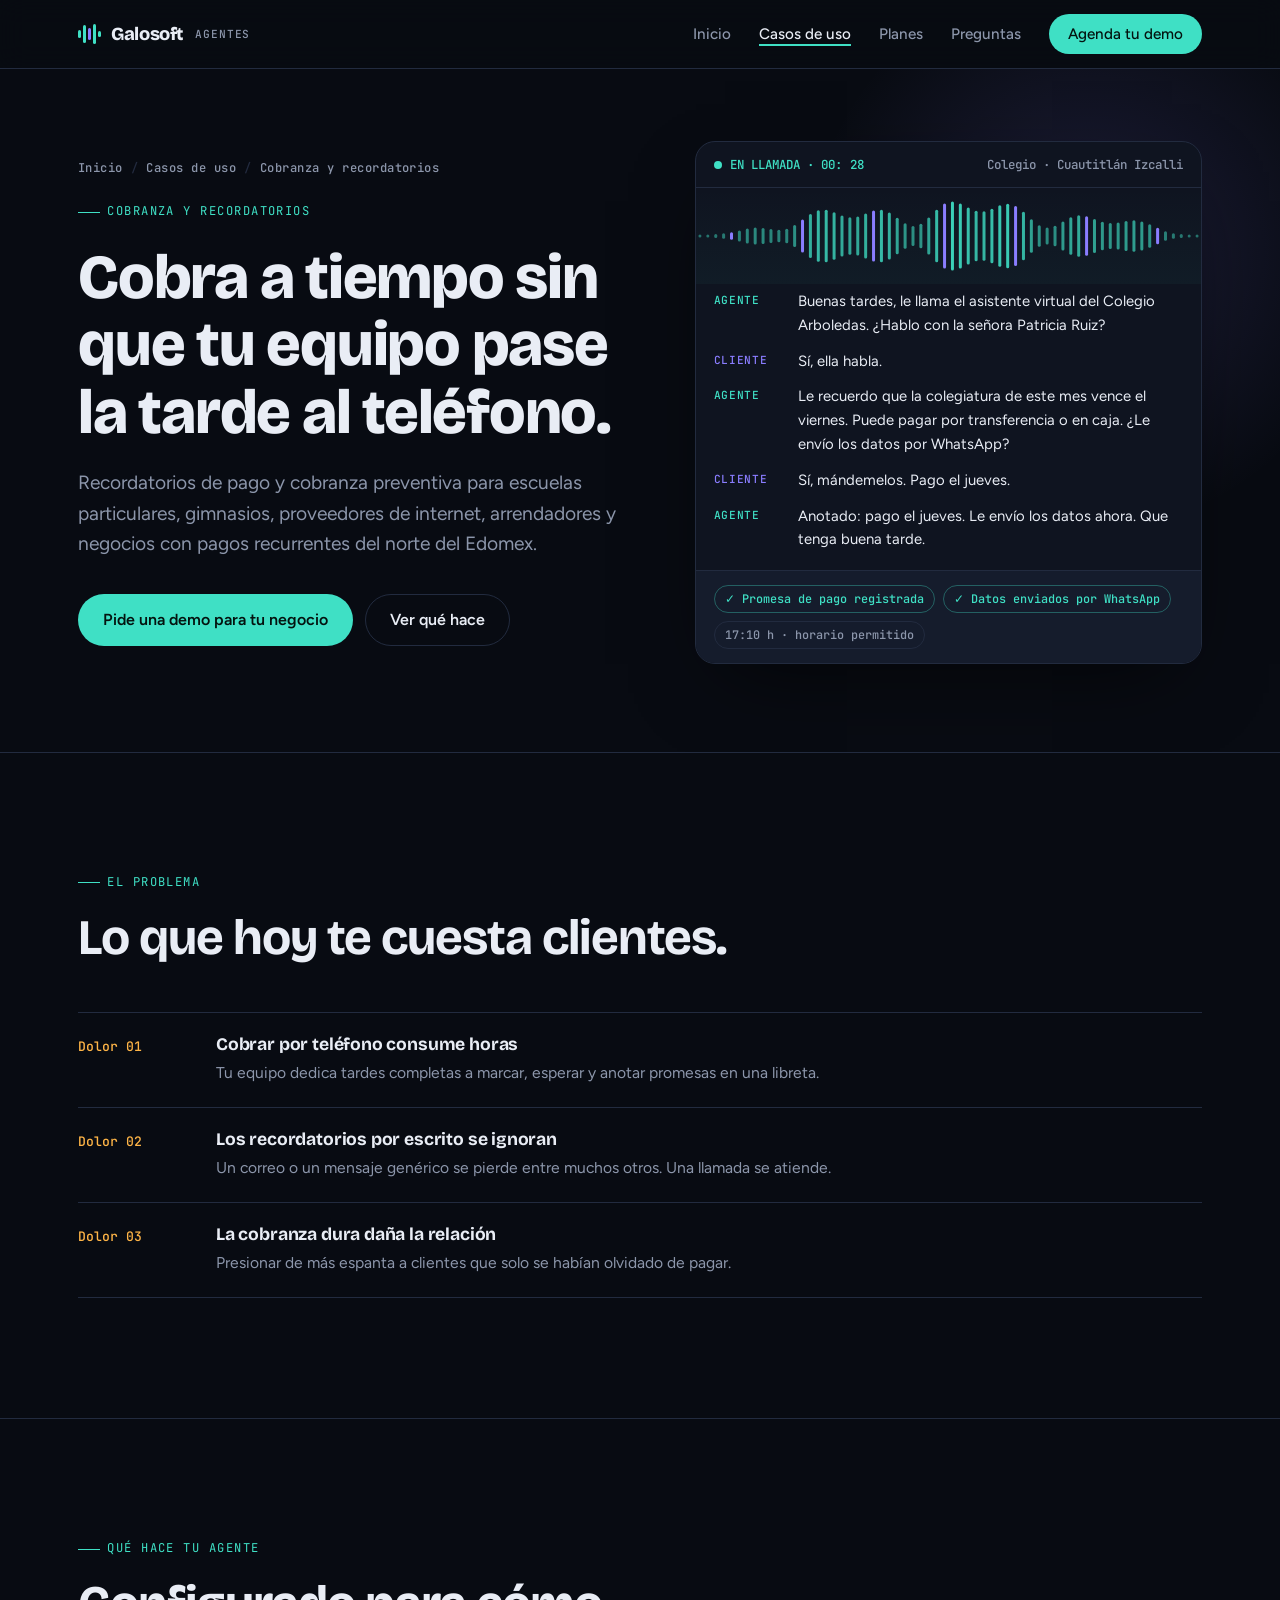
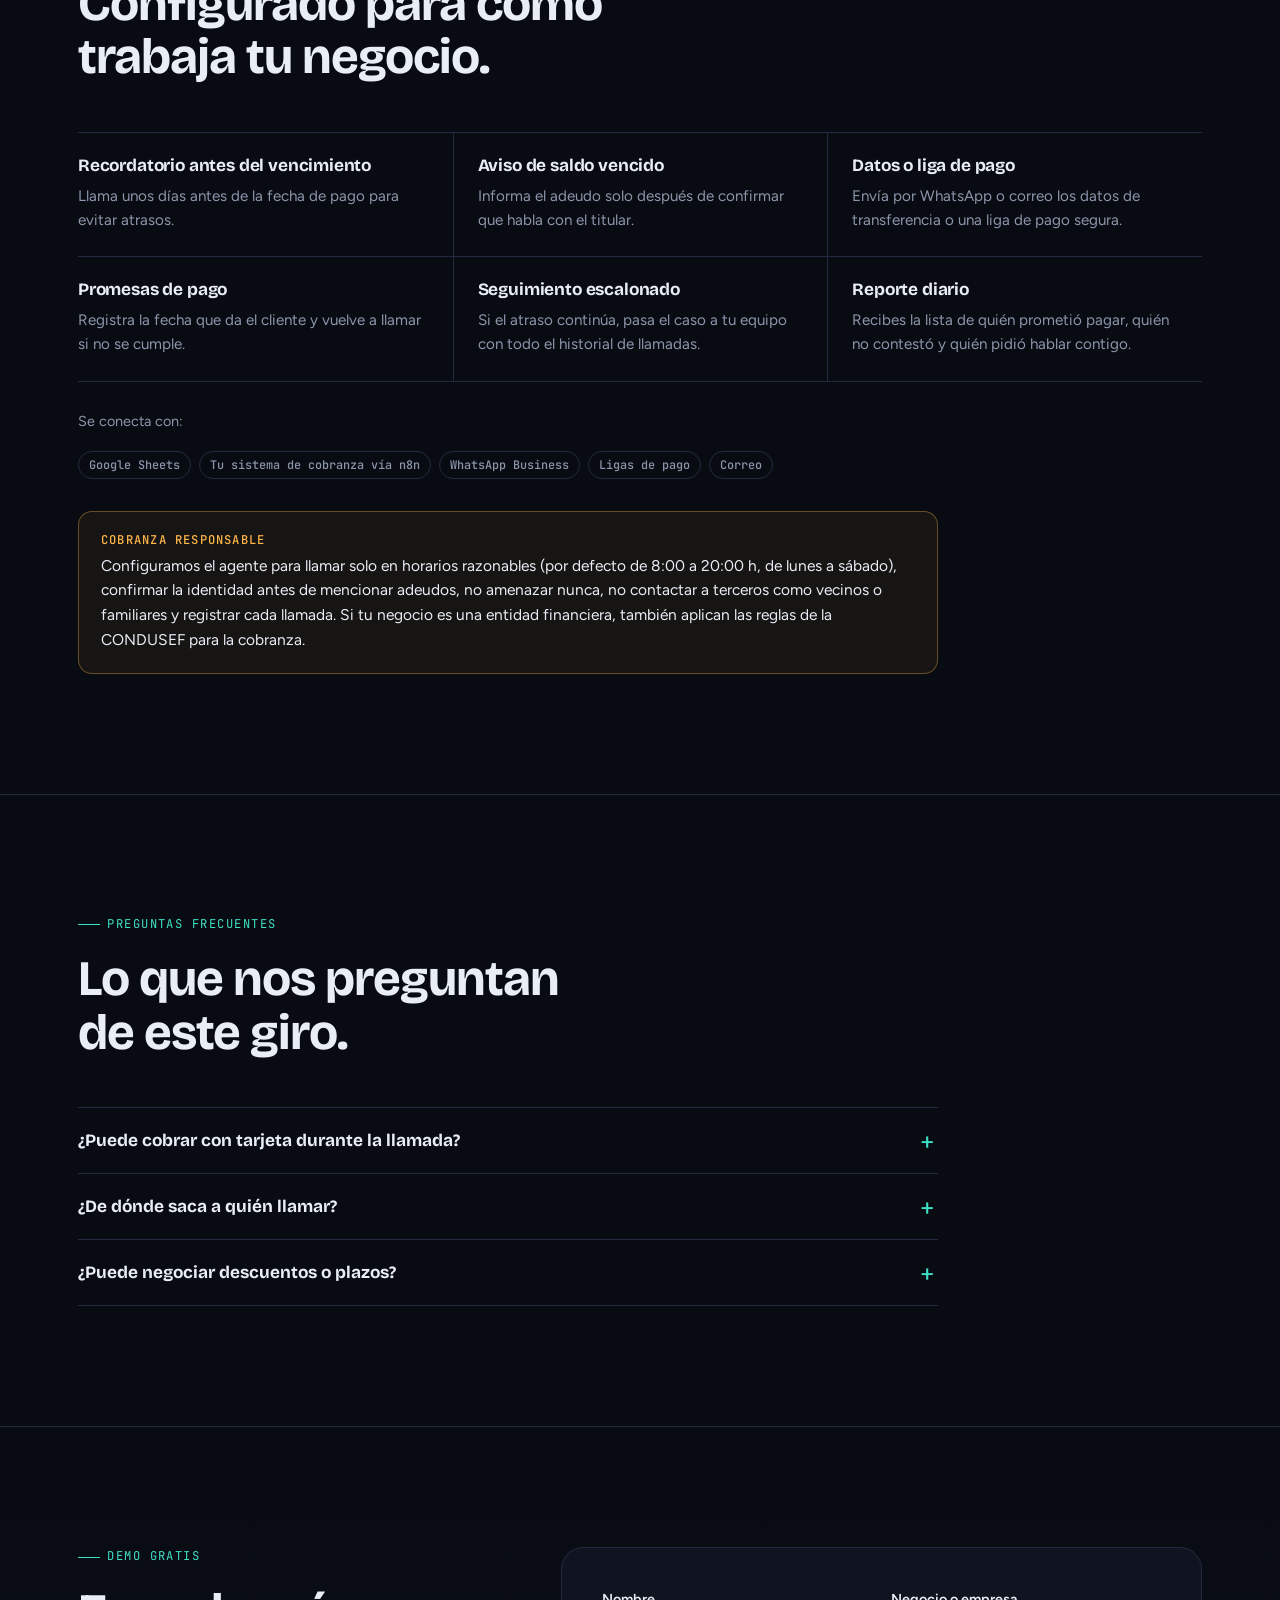
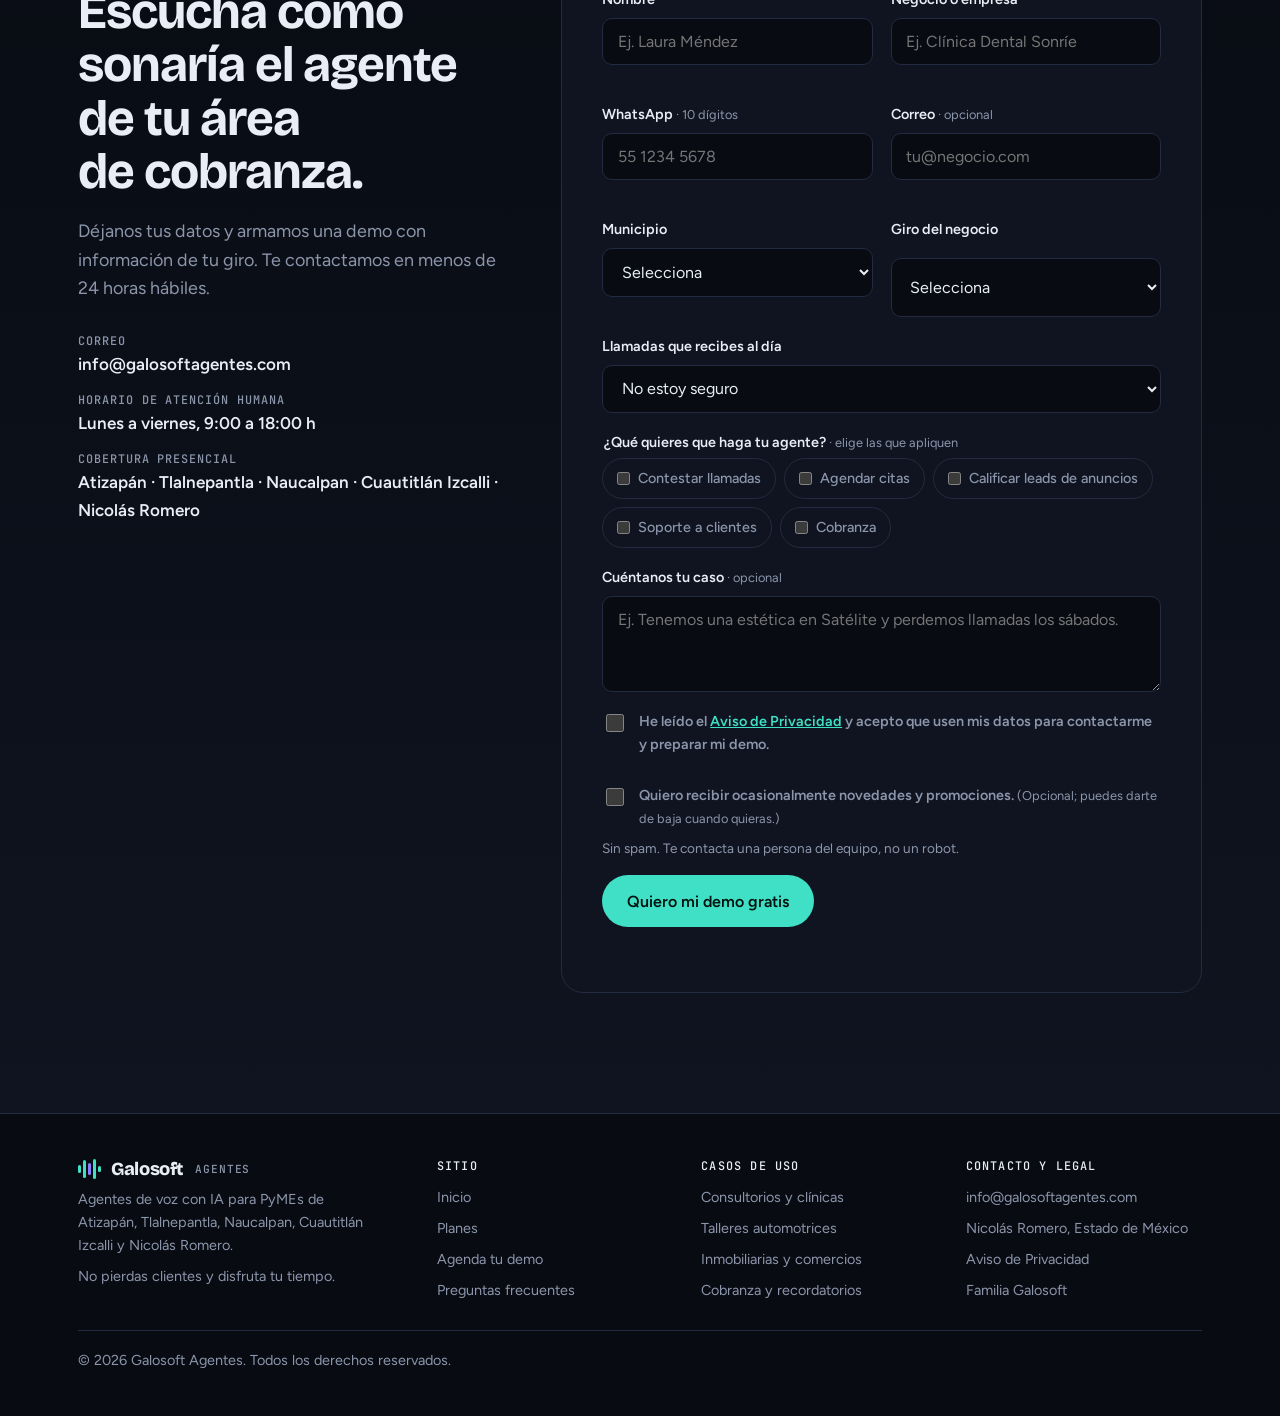
<file: casos/cobranza.html>
<!DOCTYPE html>
<html lang="es-MX">
<head>
<meta charset="utf-8">
<meta name="viewport" content="width=device-width, initial-scale=1, viewport-fit=cover">
<title>Agente de voz para cobranza y recordatorios de pago | Galosoft Agentes</title>
<meta name="description" content="Recordatorios de pago por llamada y WhatsApp, registro de promesas de pago y seguimiento. Para escuelas, gimnasios, arrendadores y negocios con pagos recurrentes del Edomex.">
<meta name="theme-color" content="#080B12">
<link rel="canonical" href="https://galosoftagentes.com/casos/cobranza.html">
<meta property="og:title" content="Agente de voz para cobranza y recordatorios de pago | Galosoft Agentes">
<meta property="og:description" content="Recordatorios de pago por llamada y WhatsApp, registro de promesas de pago y seguimiento. Para escuelas, gimnasios, arrendadores y negocios con pagos recurrentes del Edomex.">
<meta property="og:type" content="website">
<meta property="og:locale" content="es_MX">
<meta property="og:url" content="https://galosoftagentes.com/casos/cobranza.html">
<link rel="preconnect" href="https://fonts.googleapis.com">
<link rel="preconnect" href="https://fonts.gstatic.com" crossorigin>
<link rel="stylesheet" href="https://fonts.googleapis.com/css2?family=Bricolage+Grotesque:opsz,wght@12..96,500;12..96,700;12..96,800&family=Figtree:wght@400;500;600&family=JetBrains+Mono:wght@400;500&display=swap">
<link rel="stylesheet" href="../assets/styles.css">
<script src="../assets/main.js" defer></script>
</head>
<body>

<header class="nav">
  <div class="wrap">
    <a class="brand" href="../index.html" aria-label="Galosoft Agentes, inicio">
      <span class="brand-mark" aria-hidden="true"><i></i><i></i><i></i><i></i><i></i></span>
      Galosoft<small>AGENTES</small>
    </a>
    <button class="menu-btn" id="menuBtn" type="button" aria-expanded="false" aria-controls="navLinks" aria-label="Abrir menú">☰</button>
    <nav class="nav-links" id="navLinks" aria-label="Principal">
      <a href="../index.html">Inicio</a>
      <a href="../casos/index.html" aria-current="page">Casos de uso</a>
      <a href="../planes.html">Planes</a>
      <a href="../index.html#faq">Preguntas</a>
      <a class="btn btn-primary" href="../demo.html">Agenda tu demo</a>
    </nav>
  </div>
</header>

<main>

<section class="hero compact">
  <div class="wrap hero-grid">
    <div>
      <nav class="crumbs" aria-label="Ruta"><a href="../index.html">Inicio</a><span aria-hidden="true">/</span><a href="index.html">Casos de uso</a><span aria-hidden="true">/</span><span aria-current="page">Cobranza y recordatorios</span></nav>
      <span class="tag">Cobranza y recordatorios</span>
      <h1>Cobra a tiempo sin que tu equipo pase la tarde al teléfono.</h1>
      <p class="lede">Recordatorios de pago y cobranza preventiva para escuelas particulares, gimnasios, proveedores de internet, arrendadores y negocios con pagos recurrentes del norte del Edomex.</p>
      <div class="hero-ctas">
        <a class="btn btn-primary" href="#demo">Pide una demo para tu negocio</a>
        <a class="btn btn-ghost" href="#funciones">Ver qué hace</a>
      </div>
    </div>

    <div class="console" aria-label="Ejemplo de llamada atendida por un agente de voz">
      <div class="console-top">
        <span class="live">EN LLAMADA · 00:<span data-clock>27</span></span>
        <span>Colegio · Cuautitlán Izcalli</span>
      </div>
      <canvas class="wave" aria-hidden="true"></canvas>
      <div class="transcript">
        <div class="msg ai"><b>Agente</b><p>Buenas tardes, le llama el asistente virtual del Colegio Arboledas. ¿Hablo con la señora Patricia Ruiz?</p></div>
        <div class="msg hu"><b>Cliente</b><p>Sí, ella habla.</p></div>
        <div class="msg ai"><b>Agente</b><p>Le recuerdo que la colegiatura de este mes vence el viernes. Puede pagar por transferencia o en caja. ¿Le envío los datos por WhatsApp?</p></div>
        <div class="msg hu"><b>Cliente</b><p>Sí, mándemelos. Pago el jueves.</p></div>
        <div class="msg ai"><b>Agente</b><p>Anotado: pago el jueves. Le envío los datos ahora. Que tenga buena tarde.</p></div>
      </div>
      <div class="console-foot">
        <span class="chip ok">✓ Promesa de pago registrada</span>
        <span class="chip ok">✓ Datos enviados por WhatsApp</span>
        <span class="chip">17:10 h · horario permitido</span>
      </div>
    </div>
  </div>
</section>

<section id="problema">
  <div class="wrap">
    <div class="sec-head">
      <span class="tag">El problema</span>
      <h2>Lo que hoy te cuesta clientes.</h2>
    </div>
    <div class="pain-list">
        <div class="pain"><span class="t">Dolor 01</span><div><h3>Cobrar por teléfono consume horas</h3><p>Tu equipo dedica tardes completas a marcar, esperar y anotar promesas en una libreta.</p></div></div>
        <div class="pain"><span class="t">Dolor 02</span><div><h3>Los recordatorios por escrito se ignoran</h3><p>Un correo o un mensaje genérico se pierde entre muchos otros. Una llamada se atiende.</p></div></div>
        <div class="pain"><span class="t">Dolor 03</span><div><h3>La cobranza dura daña la relación</h3><p>Presionar de más espanta a clientes que solo se habían olvidado de pagar.</p></div></div>
    </div>
  </div>
</section>

<section id="funciones">
  <div class="wrap">
    <div class="sec-head">
      <span class="tag">Qué hace tu agente</span>
      <h2>Configurado para cómo trabaja tu negocio.</h2>
    </div>
    <div class="feature-grid">
      <div class="feature"><h3>Recordatorio antes del vencimiento</h3><p>Llama unos días antes de la fecha de pago para evitar atrasos.</p></div>
      <div class="feature"><h3>Aviso de saldo vencido</h3><p>Informa el adeudo solo después de confirmar que habla con el titular.</p></div>
      <div class="feature"><h3>Datos o liga de pago</h3><p>Envía por WhatsApp o correo los datos de transferencia o una liga de pago segura.</p></div>
      <div class="feature"><h3>Promesas de pago</h3><p>Registra la fecha que da el cliente y vuelve a llamar si no se cumple.</p></div>
      <div class="feature"><h3>Seguimiento escalonado</h3><p>Si el atraso continúa, pasa el caso a tu equipo con todo el historial de llamadas.</p></div>
      <div class="feature"><h3>Reporte diario</h3><p>Recibes la lista de quién prometió pagar, quién no contestó y quién pidió hablar contigo.</p></div>
    </div>
    <p class="note" style="margin-top:28px">Se conecta con:</p>
    <div class="integrations">
      <span class="chip">Google Sheets</span>
      <span class="chip">Tu sistema de cobranza vía n8n</span>
      <span class="chip">WhatsApp Business</span>
      <span class="chip">Ligas de pago</span>
      <span class="chip">Correo</span>
    </div>
    <div class="callout"><b>Cobranza responsable</b><p>Configuramos el agente para llamar solo en horarios razonables (por defecto de 8:00 a 20:00 h, de lunes a sábado), confirmar la identidad antes de mencionar adeudos, no amenazar nunca, no contactar a terceros como vecinos o familiares y registrar cada llamada. Si tu negocio es una entidad financiera, también aplican las reglas de la CONDUSEF para la cobranza.</p></div>
  </div>
</section>

<section id="faq">
  <div class="wrap">
    <div class="sec-head">
      <span class="tag">Preguntas frecuentes</span>
      <h2>Lo que nos preguntan de este giro.</h2>
    </div>
    <div class="faq">
      <details><summary>¿Puede cobrar con tarjeta durante la llamada?</summary><p>No recomendamos tomar datos de tarjeta por voz. El agente envía una liga de pago segura por WhatsApp o correo.</p></details>
      <details><summary>¿De dónde saca a quién llamar?</summary><p>De una hoja de cálculo o de tu sistema de cobranza, conectado con n8n. Tú decides la lista de cada día.</p></details>
      <details><summary>¿Puede negociar descuentos o plazos?</summary><p>Solo los que tú autorices y con las reglas que definas. Cualquier caso fuera de esas reglas pasa a tu equipo.</p></details>
    </div>
  </div>
</section>

<section id="demo" class="contact">
  <div class="wrap contact-split">
    <div>
      <div class="sec-head" style="margin-bottom:0">
        <span class="tag">Demo gratis</span>
        <h2>Escucha cómo sonaría el agente de tu área de cobranza.</h2>
        <p class="lede">Déjanos tus datos y armamos una demo con información de tu giro. Te contactamos en menos de 24 horas hábiles.</p>
      </div>
      <div class="direct">
        <div><span>Correo</span><b>info@galosoftagentes.com</b></div>
        <div><span>Horario de atención humana</span><b>Lunes a viernes, 9:00 a 18:00 h</b></div>
        <div><span>Cobertura presencial</span><b>Atizapán · Tlalnepantla · Naucalpan · Cuautitlán Izcalli · Nicolás Romero</b></div>
      </div>
    </div>

      <div class="form-card">
        <form class="lead-form" data-origen="caso-cobranza" novalidate>
          <div class="form-grid">
            <div class="f">
              <label for="nombre">Nombre</label>
              <input id="nombre" name="nombre" autocomplete="name" required placeholder="Ej. Laura Méndez">
              <span class="err" data-for="nombre"></span>
            </div>
            <div class="f">
              <label for="empresa">Negocio o empresa</label>
              <input id="empresa" name="empresa" autocomplete="organization" required placeholder="Ej. Clínica Dental Sonríe">
              <span class="err" data-for="empresa"></span>
            </div>
            <div class="f">
              <label for="telefono">WhatsApp <span class="hint">· 10 dígitos</span></label>
              <input id="telefono" name="telefono" type="tel" inputmode="numeric" autocomplete="tel-national" required placeholder="55 1234 5678">
              <span class="err" data-for="telefono"></span>
            </div>
            <div class="f">
              <label for="correo">Correo <span class="hint">· opcional</span></label>
              <input id="correo" name="correo" type="email" autocomplete="email" placeholder="tu@negocio.com">
              <span class="err" data-for="correo"></span>
            </div>
            <div class="f">
              <label for="municipio">Municipio</label>
              <select id="municipio" name="municipio" required>
                <option value="">Selecciona</option>
                <option>Atizapán de Zaragoza</option>
                <option>Tlalnepantla de Baz</option>
                <option>Naucalpan de Juárez</option>
                <option>Cuautitlán Izcalli</option>
                <option>Nicolás Romero</option>
                <option>Otro municipio o CDMX</option>
              </select>
              <span class="err" data-for="municipio"></span>
            </div>
            <div class="f">
              <label for="giro">Giro del negocio</label>
              <select id="giro" name="giro">
                <option value="">Selecciona</option>
              <option>Consultorio o clínica</option>
              <option>Taller automotriz</option>
              <option>Inmobiliaria</option>
              <option>Comercio o tienda</option>
              <option>Estética, spa o barbería</option>
              <option>Escuela o academia</option>
              <option>Despacho o servicios profesionales</option>
              <option>Restaurante o alimentos</option>
              <option>Industria o distribución</option>
              <option>Otro</option>
              </select>
            </div>
            <div class="f full">
              <label for="llamadas">Llamadas que recibes al día</label>
              <select id="llamadas" name="llamadas">
                <option value="">No estoy seguro</option>
                <option>Menos de 10</option>
                <option>10 a 30</option>
                <option>30 a 100</option>
                <option>Más de 100</option>
              </select>
            </div>
            <fieldset class="f full">
              <legend>¿Qué quieres que haga tu agente? <span class="hint">· elige las que apliquen</span></legend>
              <div class="chips">
                <label><input type="checkbox" name="uso" value="Contestar llamadas"> Contestar llamadas</label>
                <label><input type="checkbox" name="uso" value="Agendar citas"> Agendar citas</label>
                <label><input type="checkbox" name="uso" value="Calificar leads"> Calificar leads de anuncios</label>
                <label><input type="checkbox" name="uso" value="Soporte"> Soporte a clientes</label>
                <label><input type="checkbox" name="uso" value="Cobranza"> Cobranza</label>
              </div>
            </fieldset>
            <div class="f full">
              <label for="mensaje">Cuéntanos tu caso <span class="hint">· opcional</span></label>
              <textarea id="mensaje" name="mensaje" placeholder="Ej. Tenemos una estética en Satélite y perdemos llamadas los sábados."></textarea>
            </div>
            <div class="hp" aria-hidden="true"><label for="website">No llenar</label><input id="website" name="website" tabindex="-1" autocomplete="off"></div>
            <div class="f full">
              <label class="consent"><input type="checkbox" id="privacidad" name="privacidad" required> <span>He leído el <a href="../aviso-de-privacidad.html" target="_blank" rel="noopener">Aviso de Privacidad</a> y acepto que usen mis datos para contactarme y preparar mi demo.</span></label>
              <span class="err" data-for="privacidad"></span>
              <label class="consent"><input type="checkbox" id="marketing" name="marketing"> <span>Quiero recibir ocasionalmente novedades y promociones. <span class="hint">(Opcional; puedes darte de baja cuando quieras.)</span></span></label>
            </div>
          </div>
          <div class="form-foot">
            <small>Sin spam. Te contacta una persona del equipo, no un robot.</small>
            <button class="btn btn-primary" type="submit">Quiero mi demo gratis</button>
          </div>
          <p class="err form-error" role="alert" style="margin-top:12px"></p>
        </form>
        <div class="success" hidden tabindex="-1">
          <span class="mini-wave" aria-hidden="true"><i></i><i></i><i></i><i></i><i></i></span>
          <h3>¡Listo! Recibimos tus datos.</h3>
          <p>Te escribimos por WhatsApp en menos de 24 horas hábiles para agendar tu diagnóstico. Mientras, piensa en las tres preguntas que más te hacen tus clientes por teléfono: con eso armamos tu demo.</p>
        </div>
      </div>
  </div>
</section>
</main>

<footer>
  <div class="wrap">
    <div class="foot-grid">
      <div class="foot-brand">
        <a class="brand" href="../index.html"><span class="brand-mark" aria-hidden="true"><i></i><i></i><i></i><i></i><i></i></span>Galosoft<small>AGENTES</small></a>
        <p>Agentes de voz con IA para PyMEs de Atizapán, Tlalnepantla, Naucalpan, Cuautitlán Izcalli y Nicolás Romero.</p>
        <p>No pierdas clientes y disfruta tu tiempo.</p>
      </div>
      <div>
        <h4>Sitio</h4>
        <a href="../index.html">Inicio</a>
        <a href="../planes.html">Planes</a>
        <a href="../demo.html">Agenda tu demo</a>
        <a href="../index.html#faq">Preguntas frecuentes</a>
      </div>
      <div>
        <h4>Casos de uso</h4>
        <a href="../casos/consultorios.html">Consultorios y clínicas</a>
        <a href="../casos/talleres.html">Talleres automotrices</a>
        <a href="../casos/inmobiliarias.html">Inmobiliarias y comercios</a>
        <a href="../casos/cobranza.html">Cobranza y recordatorios</a>
      </div>
      <div>
        <h4>Contacto y legal</h4>
        <span style="user-select:all">info@galosoftagentes.com</span>
        <span>Nicolás Romero, Estado de México</span>
        <a href="../aviso-de-privacidad.html">Aviso de Privacidad</a>
        <a href="https://galosoft.com" rel="noopener">Familia Galosoft</a>
      </div>
    </div>
    <div style="width:100%;border-top:1px solid var(--line);padding-top:18px;margin-top:8px">© <span data-year>2026</span> Galosoft Agentes. Todos los derechos reservados.</div>
  </div>
</footer>
<div class="sticky-cta"><a class="btn btn-primary" href="../demo.html">Agenda tu demo gratis</a></div>
</body>
</html>
</file>
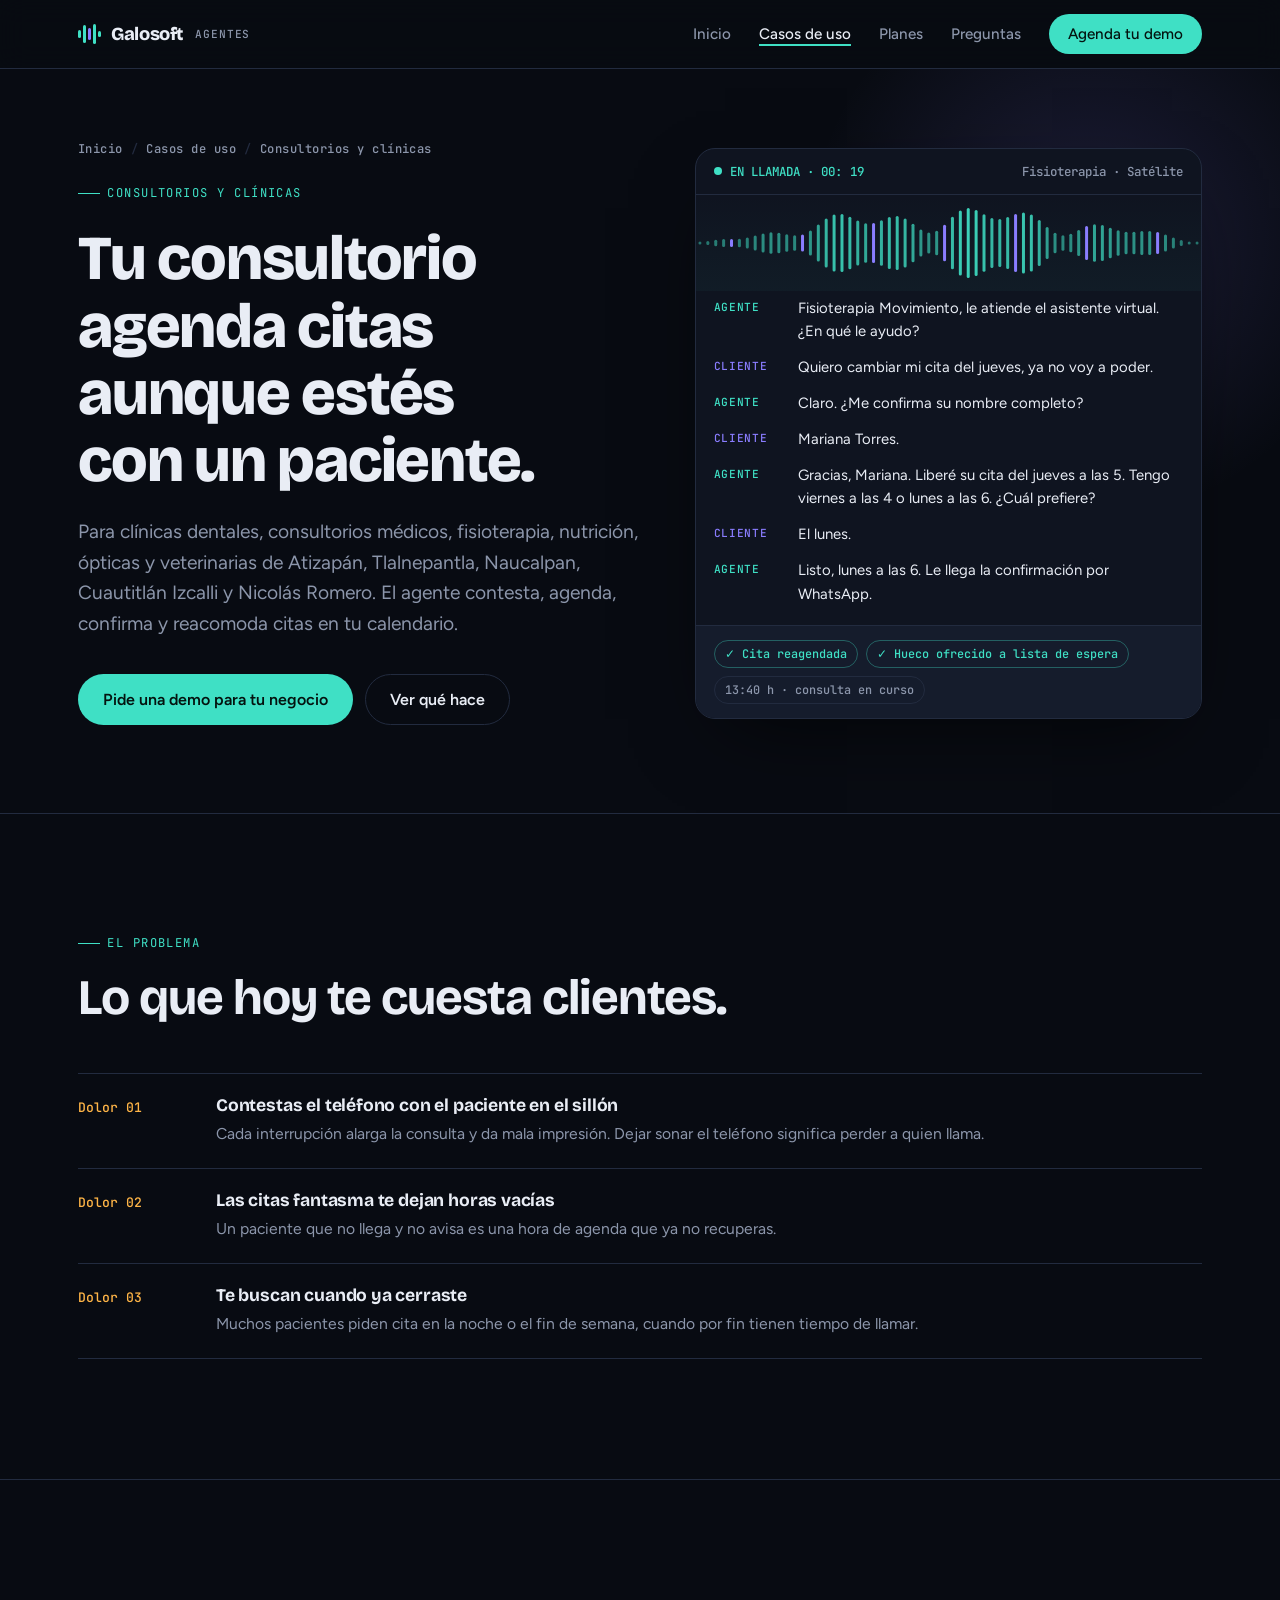
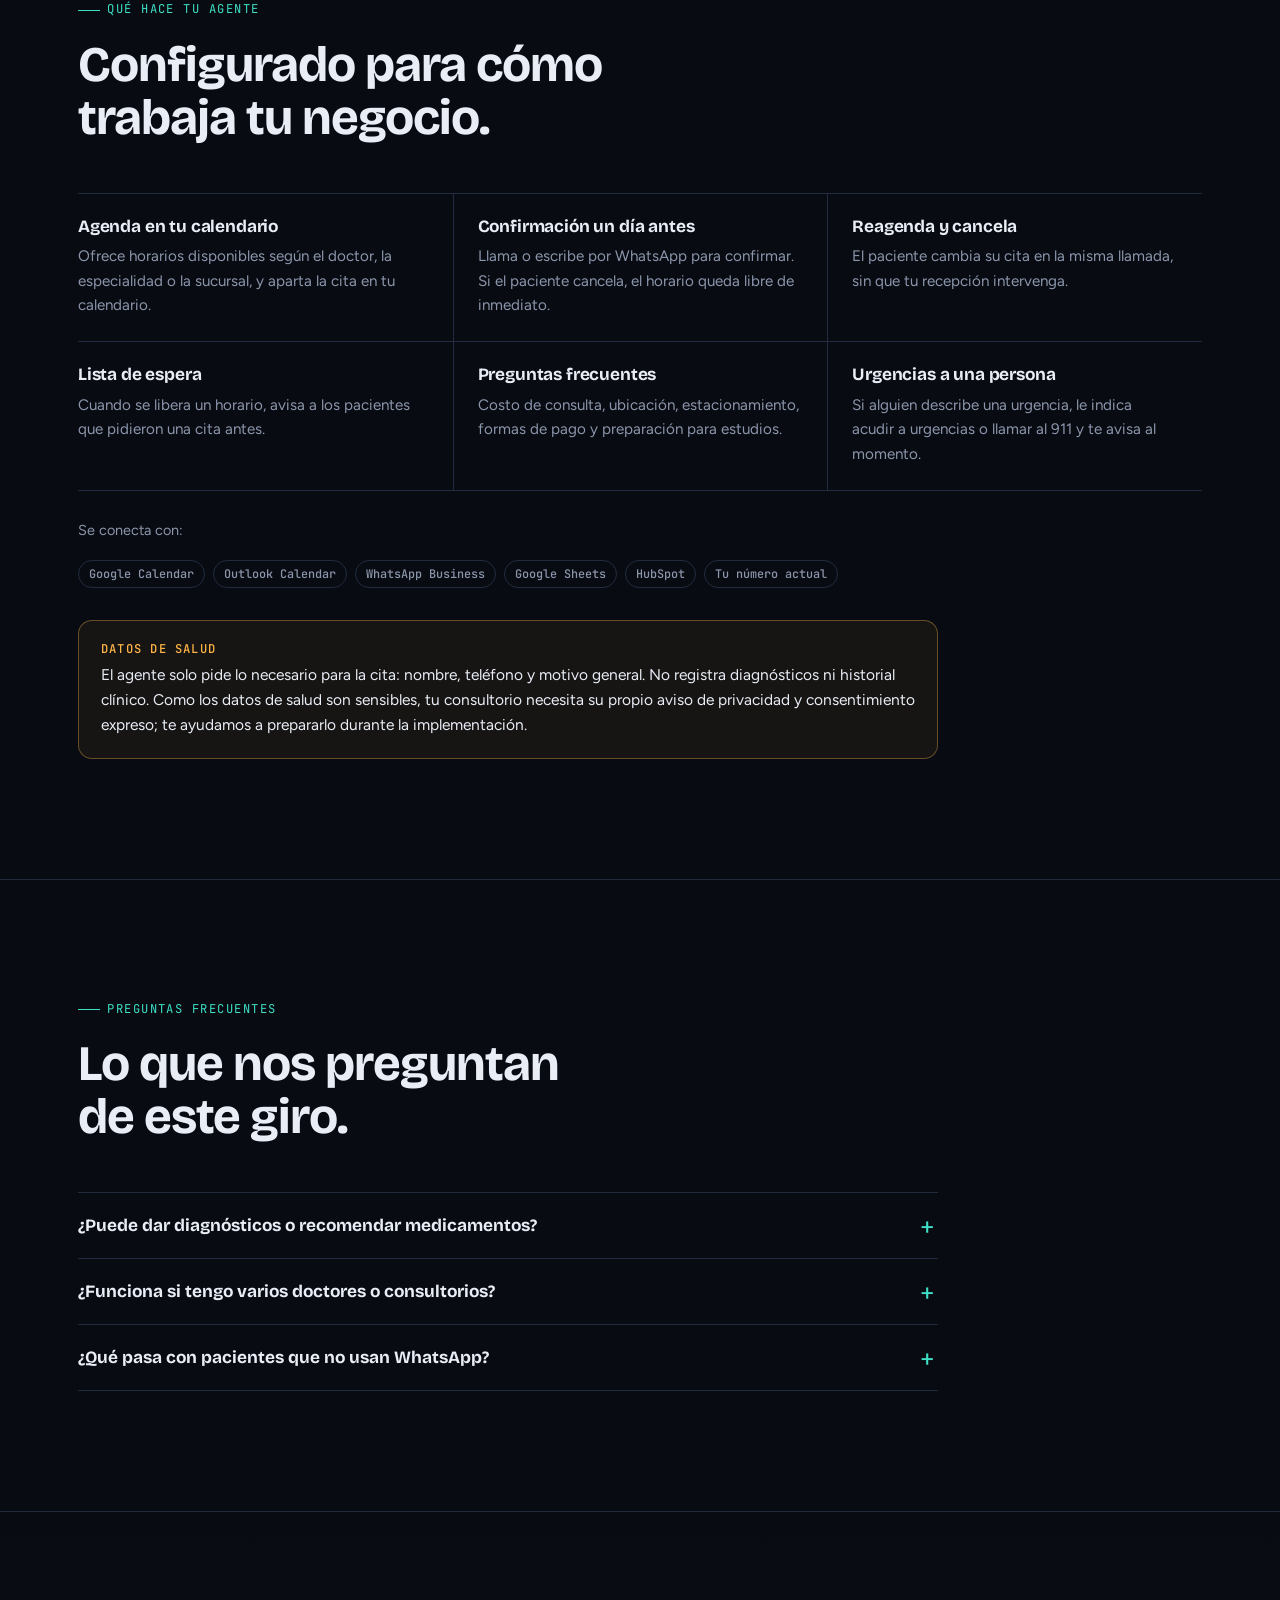
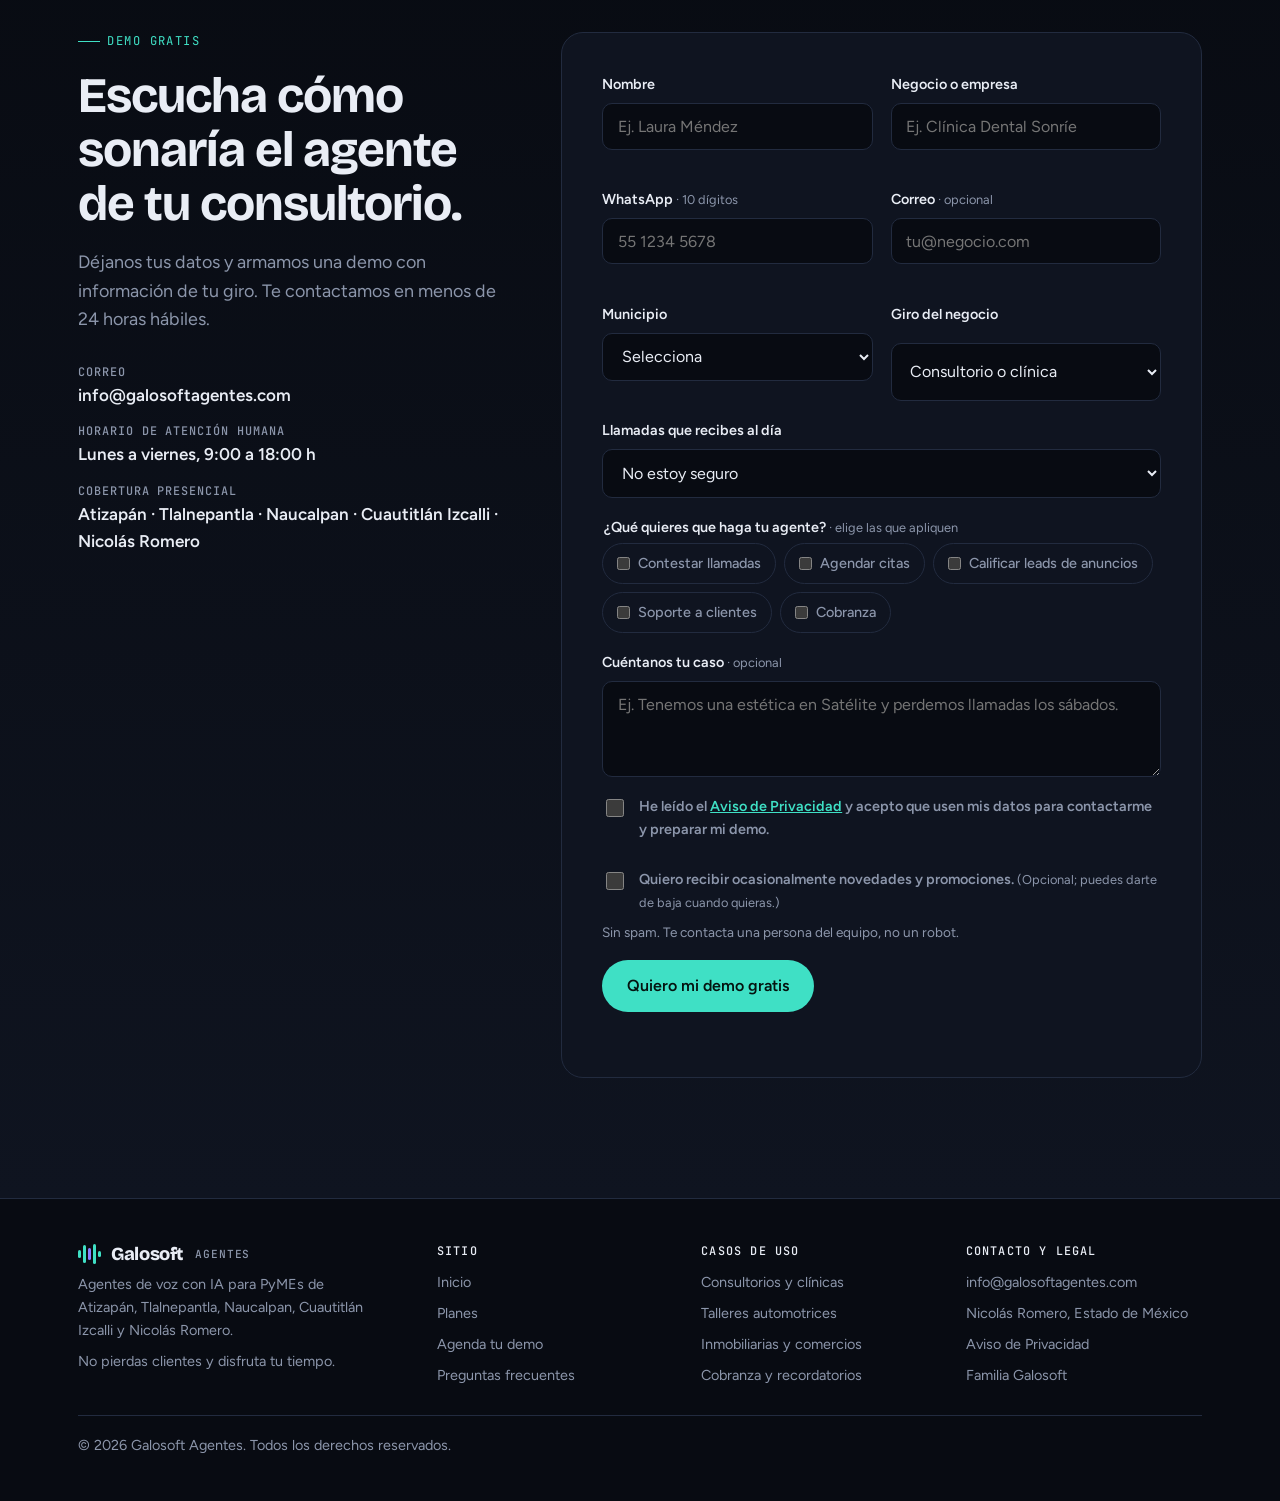
<file: casos/consultorios.html>
<!DOCTYPE html>
<html lang="es-MX">
<head>
<meta charset="utf-8">
<meta name="viewport" content="width=device-width, initial-scale=1, viewport-fit=cover">
<title>Agente de voz para consultorios y clínicas en el Edomex | Galosoft Agentes</title>
<meta name="description" content="Agenda, confirma y reagenda citas por teléfono 24/7 para clínicas dentales, consultorios, fisioterapia y veterinarias del norte del Edomex.">
<meta name="theme-color" content="#080B12">
<link rel="canonical" href="https://galosoftagentes.com/casos/consultorios.html">
<meta property="og:title" content="Agente de voz para consultorios y clínicas en el Edomex | Galosoft Agentes">
<meta property="og:description" content="Agenda, confirma y reagenda citas por teléfono 24/7 para clínicas dentales, consultorios, fisioterapia y veterinarias del norte del Edomex.">
<meta property="og:type" content="website">
<meta property="og:locale" content="es_MX">
<meta property="og:url" content="https://galosoftagentes.com/casos/consultorios.html">
<link rel="preconnect" href="https://fonts.googleapis.com">
<link rel="preconnect" href="https://fonts.gstatic.com" crossorigin>
<link rel="stylesheet" href="https://fonts.googleapis.com/css2?family=Bricolage+Grotesque:opsz,wght@12..96,500;12..96,700;12..96,800&family=Figtree:wght@400;500;600&family=JetBrains+Mono:wght@400;500&display=swap">
<link rel="stylesheet" href="../assets/styles.css">
<script src="../assets/main.js" defer></script>
</head>
<body>

<header class="nav">
  <div class="wrap">
    <a class="brand" href="../index.html" aria-label="Galosoft Agentes, inicio">
      <span class="brand-mark" aria-hidden="true"><i></i><i></i><i></i><i></i><i></i></span>
      Galosoft<small>AGENTES</small>
    </a>
    <button class="menu-btn" id="menuBtn" type="button" aria-expanded="false" aria-controls="navLinks" aria-label="Abrir menú">☰</button>
    <nav class="nav-links" id="navLinks" aria-label="Principal">
      <a href="../index.html">Inicio</a>
      <a href="../casos/index.html" aria-current="page">Casos de uso</a>
      <a href="../planes.html">Planes</a>
      <a href="../index.html#faq">Preguntas</a>
      <a class="btn btn-primary" href="../demo.html">Agenda tu demo</a>
    </nav>
  </div>
</header>

<main>

<section class="hero compact">
  <div class="wrap hero-grid">
    <div>
      <nav class="crumbs" aria-label="Ruta"><a href="../index.html">Inicio</a><span aria-hidden="true">/</span><a href="index.html">Casos de uso</a><span aria-hidden="true">/</span><span aria-current="page">Consultorios y clínicas</span></nav>
      <span class="tag">Consultorios y clínicas</span>
      <h1>Tu consultorio agenda citas aunque estés con un paciente.</h1>
      <p class="lede">Para clínicas dentales, consultorios médicos, fisioterapia, nutrición, ópticas y veterinarias de Atizapán, Tlalnepantla, Naucalpan, Cuautitlán Izcalli y Nicolás Romero. El agente contesta, agenda, confirma y reacomoda citas en tu calendario.</p>
      <div class="hero-ctas">
        <a class="btn btn-primary" href="#demo">Pide una demo para tu negocio</a>
        <a class="btn btn-ghost" href="#funciones">Ver qué hace</a>
      </div>
    </div>

    <div class="console" aria-label="Ejemplo de llamada atendida por un agente de voz">
      <div class="console-top">
        <span class="live">EN LLAMADA · 00:<span data-clock>18</span></span>
        <span>Fisioterapia · Satélite</span>
      </div>
      <canvas class="wave" aria-hidden="true"></canvas>
      <div class="transcript">
        <div class="msg ai"><b>Agente</b><p>Fisioterapia Movimiento, le atiende el asistente virtual. ¿En qué le ayudo?</p></div>
        <div class="msg hu"><b>Cliente</b><p>Quiero cambiar mi cita del jueves, ya no voy a poder.</p></div>
        <div class="msg ai"><b>Agente</b><p>Claro. ¿Me confirma su nombre completo?</p></div>
        <div class="msg hu"><b>Cliente</b><p>Mariana Torres.</p></div>
        <div class="msg ai"><b>Agente</b><p>Gracias, Mariana. Liberé su cita del jueves a las 5. Tengo viernes a las 4 o lunes a las 6. ¿Cuál prefiere?</p></div>
        <div class="msg hu"><b>Cliente</b><p>El lunes.</p></div>
        <div class="msg ai"><b>Agente</b><p>Listo, lunes a las 6. Le llega la confirmación por WhatsApp.</p></div>
      </div>
      <div class="console-foot">
        <span class="chip ok">✓ Cita reagendada</span>
        <span class="chip ok">✓ Hueco ofrecido a lista de espera</span>
        <span class="chip">13:40 h · consulta en curso</span>
      </div>
    </div>
  </div>
</section>

<section id="problema">
  <div class="wrap">
    <div class="sec-head">
      <span class="tag">El problema</span>
      <h2>Lo que hoy te cuesta clientes.</h2>
    </div>
    <div class="pain-list">
        <div class="pain"><span class="t">Dolor 01</span><div><h3>Contestas el teléfono con el paciente en el sillón</h3><p>Cada interrupción alarga la consulta y da mala impresión. Dejar sonar el teléfono significa perder a quien llama.</p></div></div>
        <div class="pain"><span class="t">Dolor 02</span><div><h3>Las citas fantasma te dejan horas vacías</h3><p>Un paciente que no llega y no avisa es una hora de agenda que ya no recuperas.</p></div></div>
        <div class="pain"><span class="t">Dolor 03</span><div><h3>Te buscan cuando ya cerraste</h3><p>Muchos pacientes piden cita en la noche o el fin de semana, cuando por fin tienen tiempo de llamar.</p></div></div>
    </div>
  </div>
</section>

<section id="funciones">
  <div class="wrap">
    <div class="sec-head">
      <span class="tag">Qué hace tu agente</span>
      <h2>Configurado para cómo trabaja tu negocio.</h2>
    </div>
    <div class="feature-grid">
      <div class="feature"><h3>Agenda en tu calendario</h3><p>Ofrece horarios disponibles según el doctor, la especialidad o la sucursal, y aparta la cita en tu calendario.</p></div>
      <div class="feature"><h3>Confirmación un día antes</h3><p>Llama o escribe por WhatsApp para confirmar. Si el paciente cancela, el horario queda libre de inmediato.</p></div>
      <div class="feature"><h3>Reagenda y cancela</h3><p>El paciente cambia su cita en la misma llamada, sin que tu recepción intervenga.</p></div>
      <div class="feature"><h3>Lista de espera</h3><p>Cuando se libera un horario, avisa a los pacientes que pidieron una cita antes.</p></div>
      <div class="feature"><h3>Preguntas frecuentes</h3><p>Costo de consulta, ubicación, estacionamiento, formas de pago y preparación para estudios.</p></div>
      <div class="feature"><h3>Urgencias a una persona</h3><p>Si alguien describe una urgencia, le indica acudir a urgencias o llamar al 911 y te avisa al momento.</p></div>
    </div>
    <p class="note" style="margin-top:28px">Se conecta con:</p>
    <div class="integrations">
      <span class="chip">Google Calendar</span>
      <span class="chip">Outlook Calendar</span>
      <span class="chip">WhatsApp Business</span>
      <span class="chip">Google Sheets</span>
      <span class="chip">HubSpot</span>
      <span class="chip">Tu número actual</span>
    </div>
    <div class="callout"><b>Datos de salud</b><p>El agente solo pide lo necesario para la cita: nombre, teléfono y motivo general. No registra diagnósticos ni historial clínico. Como los datos de salud son sensibles, tu consultorio necesita su propio aviso de privacidad y consentimiento expreso; te ayudamos a prepararlo durante la implementación.</p></div>
  </div>
</section>

<section id="faq">
  <div class="wrap">
    <div class="sec-head">
      <span class="tag">Preguntas frecuentes</span>
      <h2>Lo que nos preguntan de este giro.</h2>
    </div>
    <div class="faq">
      <details><summary>¿Puede dar diagnósticos o recomendar medicamentos?</summary><p>No. El agente está configurado para no dar consejos médicos. Si alguien describe una urgencia, le indica acudir a urgencias o llamar al 911 y te avisa.</p></details>
      <details><summary>¿Funciona si tengo varios doctores o consultorios?</summary><p>Sí. Cada doctor puede tener su propia agenda y el agente ofrece horarios según la especialidad o la sucursal.</p></details>
      <details><summary>¿Qué pasa con pacientes que no usan WhatsApp?</summary><p>El agente confirma por llamada y, si el paciente lo prefiere, deja la confirmación por SMS.</p></details>
    </div>
  </div>
</section>

<section id="demo" class="contact">
  <div class="wrap contact-split">
    <div>
      <div class="sec-head" style="margin-bottom:0">
        <span class="tag">Demo gratis</span>
        <h2>Escucha cómo sonaría el agente de tu consultorio.</h2>
        <p class="lede">Déjanos tus datos y armamos una demo con información de tu giro. Te contactamos en menos de 24 horas hábiles.</p>
      </div>
      <div class="direct">
        <div><span>Correo</span><b>info@galosoftagentes.com</b></div>
        <div><span>Horario de atención humana</span><b>Lunes a viernes, 9:00 a 18:00 h</b></div>
        <div><span>Cobertura presencial</span><b>Atizapán · Tlalnepantla · Naucalpan · Cuautitlán Izcalli · Nicolás Romero</b></div>
      </div>
    </div>

      <div class="form-card">
        <form class="lead-form" data-origen="caso-consultorios" novalidate>
          <div class="form-grid">
            <div class="f">
              <label for="nombre">Nombre</label>
              <input id="nombre" name="nombre" autocomplete="name" required placeholder="Ej. Laura Méndez">
              <span class="err" data-for="nombre"></span>
            </div>
            <div class="f">
              <label for="empresa">Negocio o empresa</label>
              <input id="empresa" name="empresa" autocomplete="organization" required placeholder="Ej. Clínica Dental Sonríe">
              <span class="err" data-for="empresa"></span>
            </div>
            <div class="f">
              <label for="telefono">WhatsApp <span class="hint">· 10 dígitos</span></label>
              <input id="telefono" name="telefono" type="tel" inputmode="numeric" autocomplete="tel-national" required placeholder="55 1234 5678">
              <span class="err" data-for="telefono"></span>
            </div>
            <div class="f">
              <label for="correo">Correo <span class="hint">· opcional</span></label>
              <input id="correo" name="correo" type="email" autocomplete="email" placeholder="tu@negocio.com">
              <span class="err" data-for="correo"></span>
            </div>
            <div class="f">
              <label for="municipio">Municipio</label>
              <select id="municipio" name="municipio" required>
                <option value="">Selecciona</option>
                <option>Atizapán de Zaragoza</option>
                <option>Tlalnepantla de Baz</option>
                <option>Naucalpan de Juárez</option>
                <option>Cuautitlán Izcalli</option>
                <option>Nicolás Romero</option>
                <option>Otro municipio o CDMX</option>
              </select>
              <span class="err" data-for="municipio"></span>
            </div>
            <div class="f">
              <label for="giro">Giro del negocio</label>
              <select id="giro" name="giro">
                <option value="">Selecciona</option>
              <option selected>Consultorio o clínica</option>
              <option>Taller automotriz</option>
              <option>Inmobiliaria</option>
              <option>Comercio o tienda</option>
              <option>Estética, spa o barbería</option>
              <option>Escuela o academia</option>
              <option>Despacho o servicios profesionales</option>
              <option>Restaurante o alimentos</option>
              <option>Industria o distribución</option>
              <option>Otro</option>
              </select>
            </div>
            <div class="f full">
              <label for="llamadas">Llamadas que recibes al día</label>
              <select id="llamadas" name="llamadas">
                <option value="">No estoy seguro</option>
                <option>Menos de 10</option>
                <option>10 a 30</option>
                <option>30 a 100</option>
                <option>Más de 100</option>
              </select>
            </div>
            <fieldset class="f full">
              <legend>¿Qué quieres que haga tu agente? <span class="hint">· elige las que apliquen</span></legend>
              <div class="chips">
                <label><input type="checkbox" name="uso" value="Contestar llamadas"> Contestar llamadas</label>
                <label><input type="checkbox" name="uso" value="Agendar citas"> Agendar citas</label>
                <label><input type="checkbox" name="uso" value="Calificar leads"> Calificar leads de anuncios</label>
                <label><input type="checkbox" name="uso" value="Soporte"> Soporte a clientes</label>
                <label><input type="checkbox" name="uso" value="Cobranza"> Cobranza</label>
              </div>
            </fieldset>
            <div class="f full">
              <label for="mensaje">Cuéntanos tu caso <span class="hint">· opcional</span></label>
              <textarea id="mensaje" name="mensaje" placeholder="Ej. Tenemos una estética en Satélite y perdemos llamadas los sábados."></textarea>
            </div>
            <div class="hp" aria-hidden="true"><label for="website">No llenar</label><input id="website" name="website" tabindex="-1" autocomplete="off"></div>
            <div class="f full">
              <label class="consent"><input type="checkbox" id="privacidad" name="privacidad" required> <span>He leído el <a href="../aviso-de-privacidad.html" target="_blank" rel="noopener">Aviso de Privacidad</a> y acepto que usen mis datos para contactarme y preparar mi demo.</span></label>
              <span class="err" data-for="privacidad"></span>
              <label class="consent"><input type="checkbox" id="marketing" name="marketing"> <span>Quiero recibir ocasionalmente novedades y promociones. <span class="hint">(Opcional; puedes darte de baja cuando quieras.)</span></span></label>
            </div>
          </div>
          <div class="form-foot">
            <small>Sin spam. Te contacta una persona del equipo, no un robot.</small>
            <button class="btn btn-primary" type="submit">Quiero mi demo gratis</button>
          </div>
          <p class="err form-error" role="alert" style="margin-top:12px"></p>
        </form>
        <div class="success" hidden tabindex="-1">
          <span class="mini-wave" aria-hidden="true"><i></i><i></i><i></i><i></i><i></i></span>
          <h3>¡Listo! Recibimos tus datos.</h3>
          <p>Te escribimos por WhatsApp en menos de 24 horas hábiles para agendar tu diagnóstico. Mientras, piensa en las tres preguntas que más te hacen tus clientes por teléfono: con eso armamos tu demo.</p>
        </div>
      </div>
  </div>
</section>
</main>

<footer>
  <div class="wrap">
    <div class="foot-grid">
      <div class="foot-brand">
        <a class="brand" href="../index.html"><span class="brand-mark" aria-hidden="true"><i></i><i></i><i></i><i></i><i></i></span>Galosoft<small>AGENTES</small></a>
        <p>Agentes de voz con IA para PyMEs de Atizapán, Tlalnepantla, Naucalpan, Cuautitlán Izcalli y Nicolás Romero.</p>
        <p>No pierdas clientes y disfruta tu tiempo.</p>
      </div>
      <div>
        <h4>Sitio</h4>
        <a href="../index.html">Inicio</a>
        <a href="../planes.html">Planes</a>
        <a href="../demo.html">Agenda tu demo</a>
        <a href="../index.html#faq">Preguntas frecuentes</a>
      </div>
      <div>
        <h4>Casos de uso</h4>
        <a href="../casos/consultorios.html">Consultorios y clínicas</a>
        <a href="../casos/talleres.html">Talleres automotrices</a>
        <a href="../casos/inmobiliarias.html">Inmobiliarias y comercios</a>
        <a href="../casos/cobranza.html">Cobranza y recordatorios</a>
      </div>
      <div>
        <h4>Contacto y legal</h4>
        <span style="user-select:all">info@galosoftagentes.com</span>
        <span>Nicolás Romero, Estado de México</span>
        <a href="../aviso-de-privacidad.html">Aviso de Privacidad</a>
        <a href="https://galosoft.com" rel="noopener">Familia Galosoft</a>
      </div>
    </div>
    <div style="width:100%;border-top:1px solid var(--line);padding-top:18px;margin-top:8px">© <span data-year>2026</span> Galosoft Agentes. Todos los derechos reservados.</div>
  </div>
</footer>
<div class="sticky-cta"><a class="btn btn-primary" href="../demo.html">Agenda tu demo gratis</a></div>
</body>
</html>
</file>
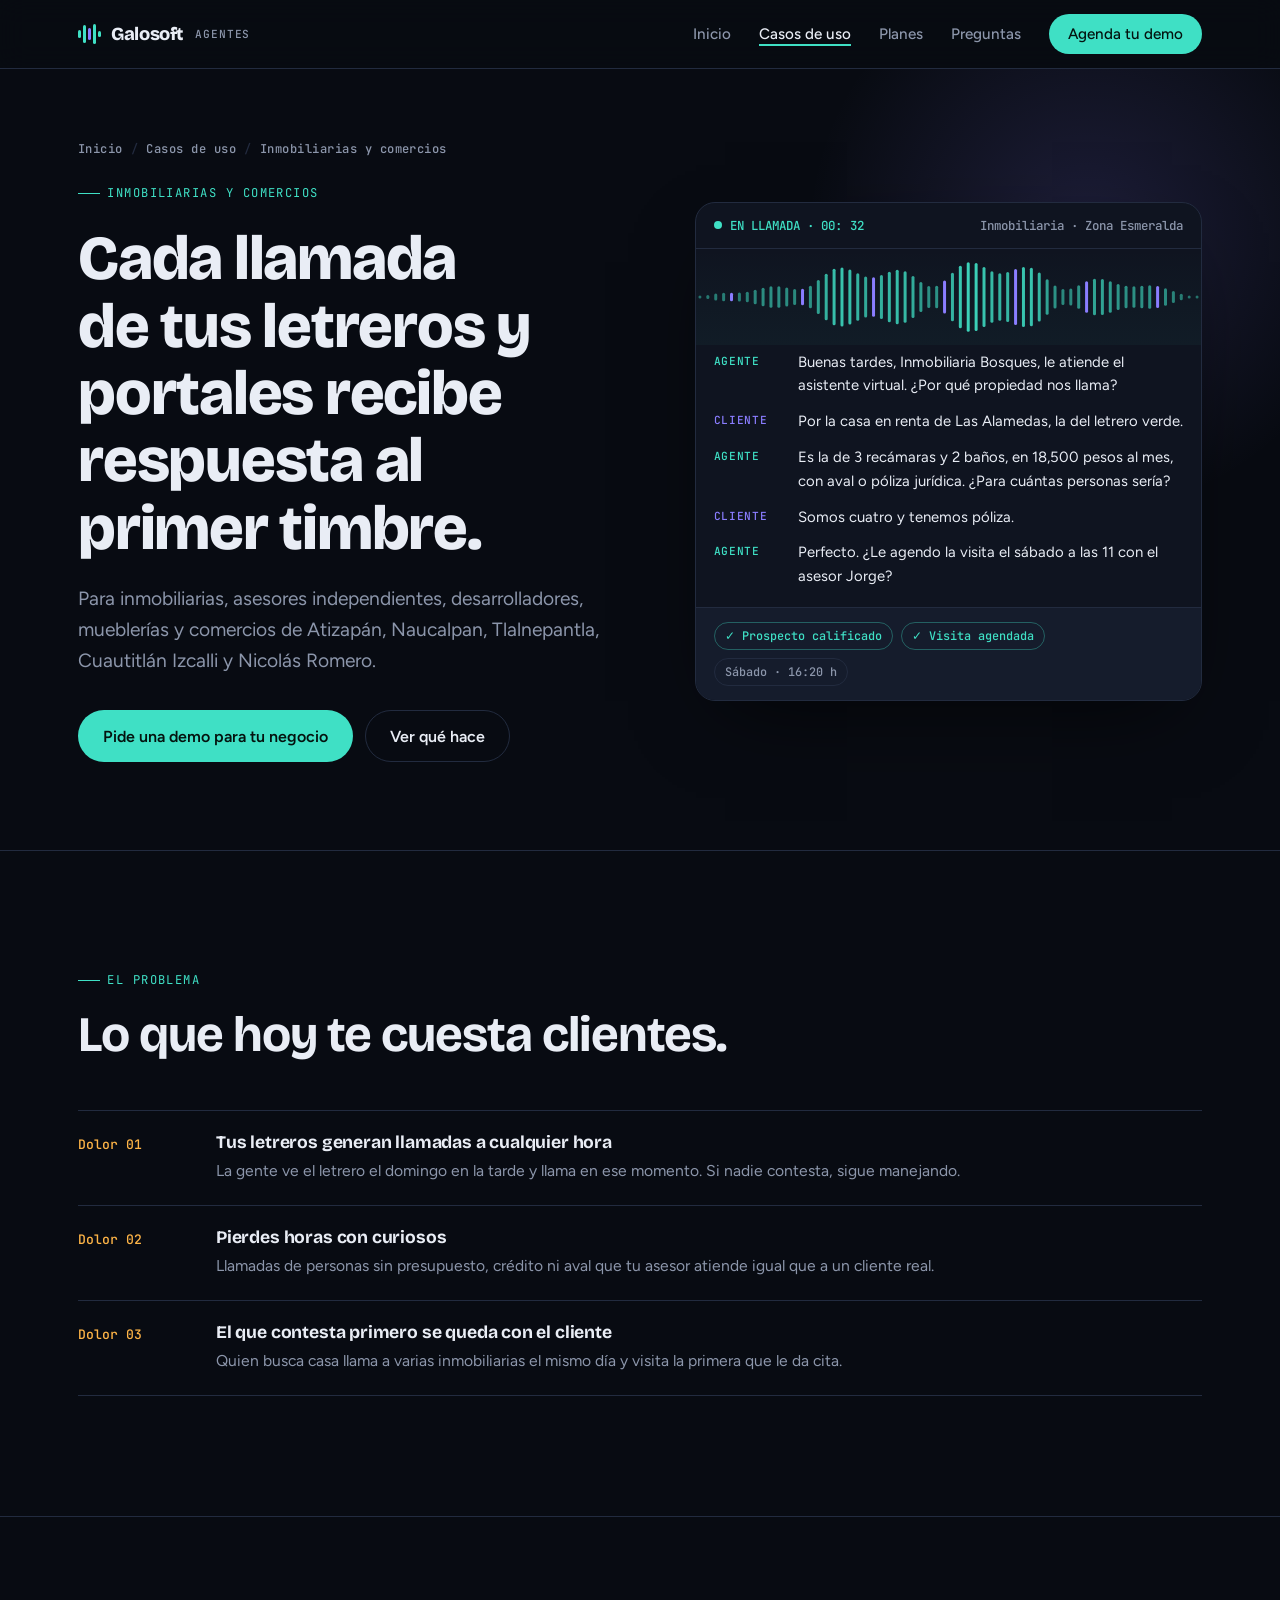
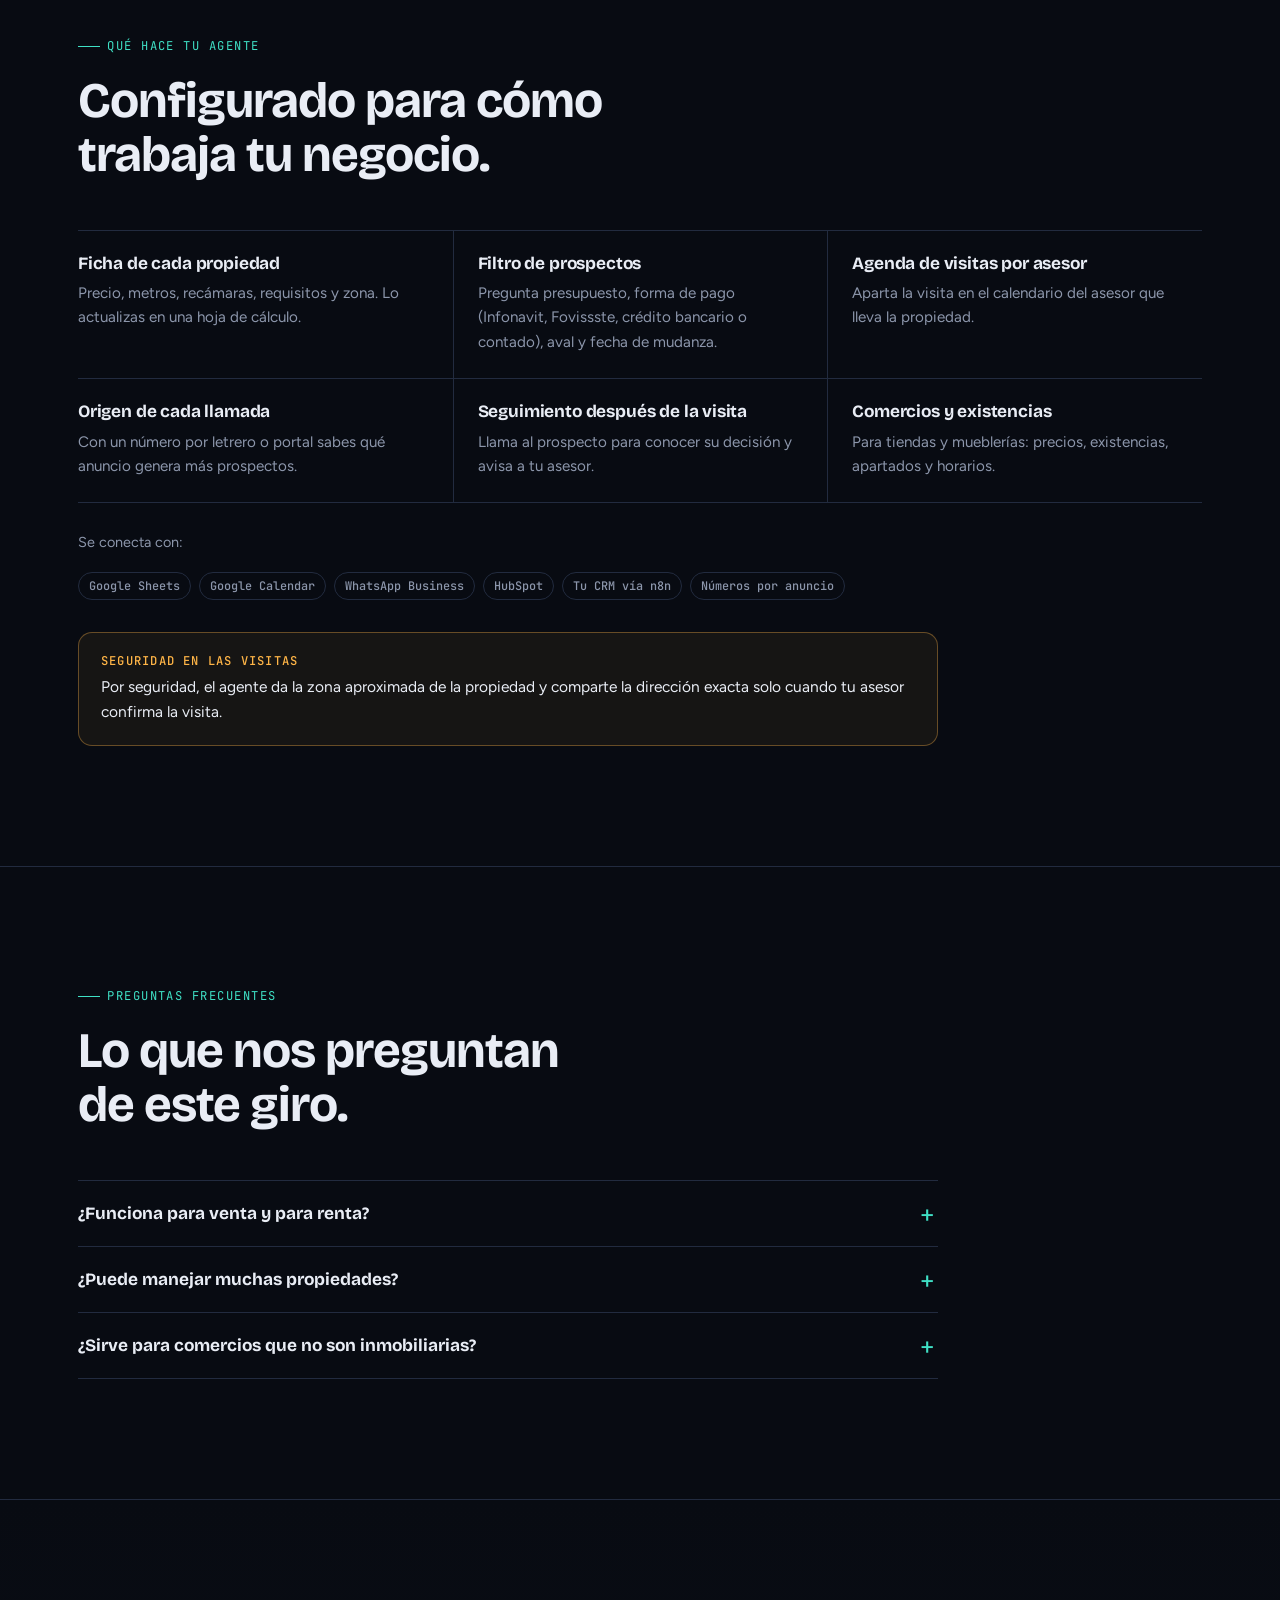
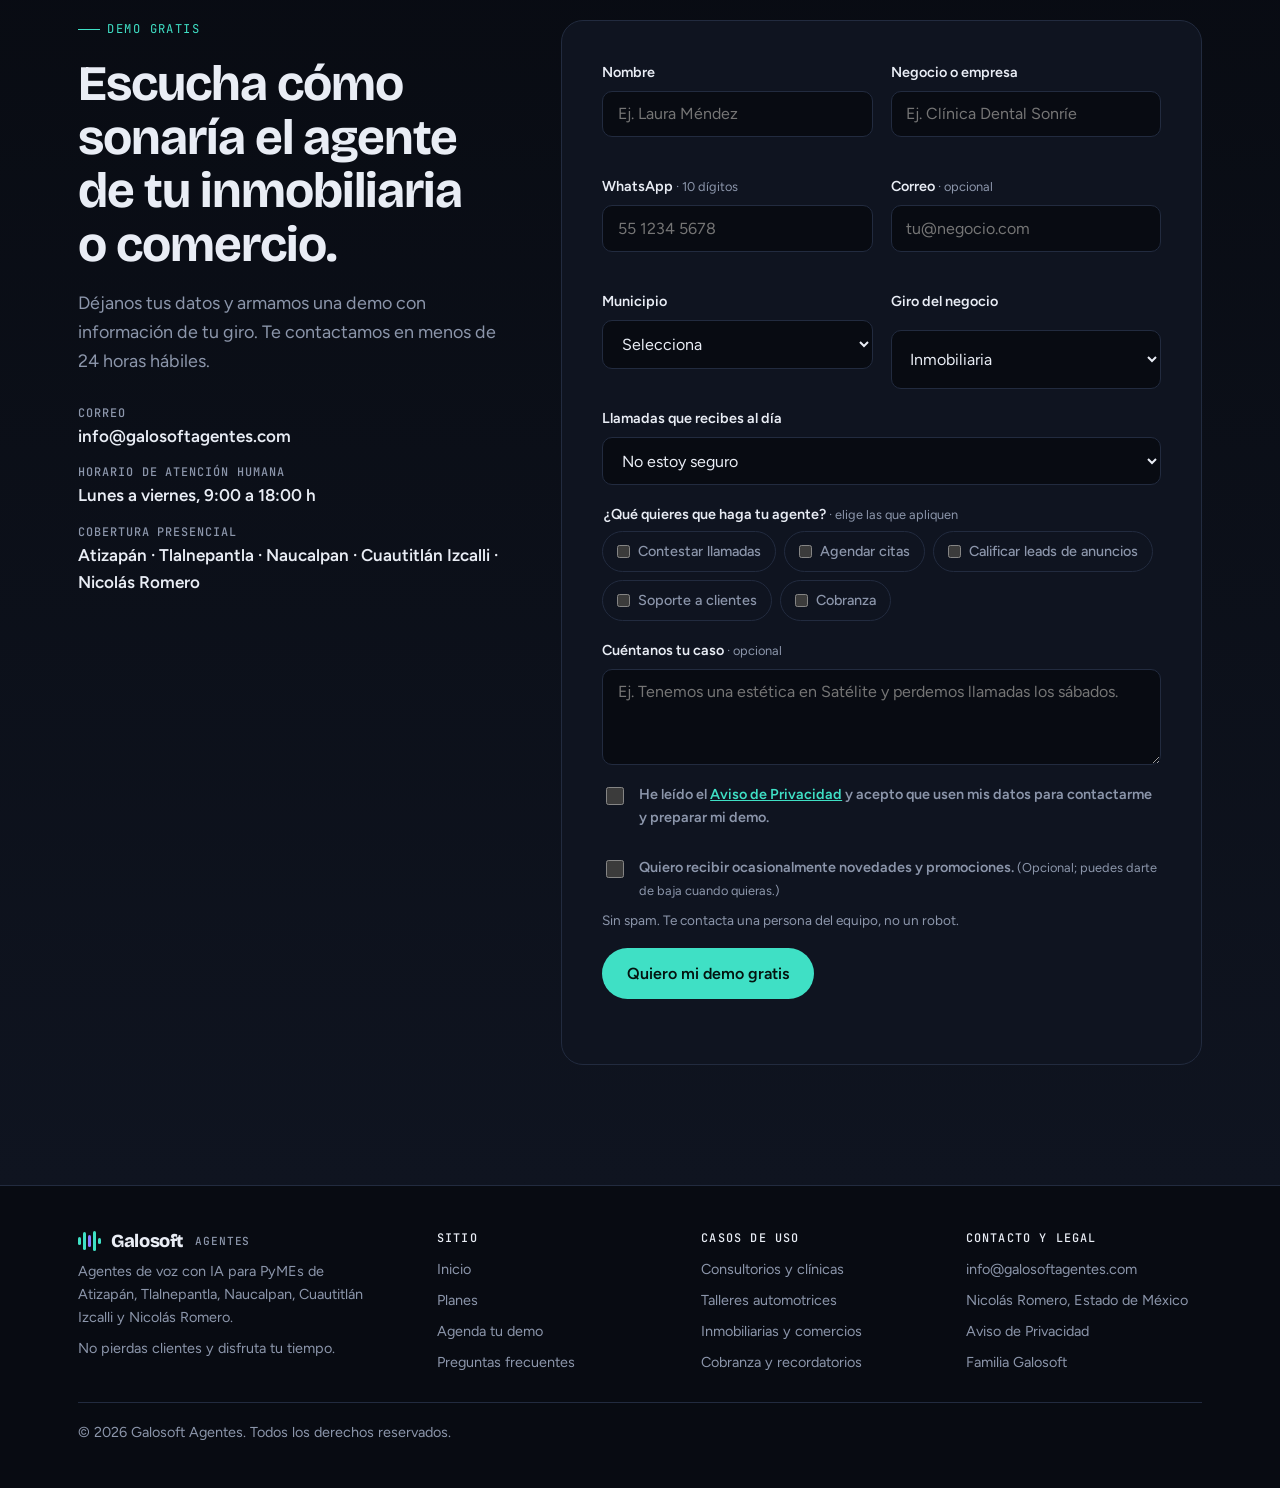
<file: casos/inmobiliarias.html>
<!DOCTYPE html>
<html lang="es-MX">
<head>
<meta charset="utf-8">
<meta name="viewport" content="width=device-width, initial-scale=1, viewport-fit=cover">
<title>Agente de voz para inmobiliarias y comercios en el Edomex | Galosoft Agentes</title>
<meta name="description" content="Atiende cada llamada de letreros y portales 24/7, califica prospectos y agenda visitas. Para inmobiliarias, asesores y comercios del norte del Edomex.">
<meta name="theme-color" content="#080B12">
<link rel="canonical" href="https://galosoftagentes.com/casos/inmobiliarias.html">
<meta property="og:title" content="Agente de voz para inmobiliarias y comercios en el Edomex | Galosoft Agentes">
<meta property="og:description" content="Atiende cada llamada de letreros y portales 24/7, califica prospectos y agenda visitas. Para inmobiliarias, asesores y comercios del norte del Edomex.">
<meta property="og:type" content="website">
<meta property="og:locale" content="es_MX">
<meta property="og:url" content="https://galosoftagentes.com/casos/inmobiliarias.html">
<link rel="preconnect" href="https://fonts.googleapis.com">
<link rel="preconnect" href="https://fonts.gstatic.com" crossorigin>
<link rel="stylesheet" href="https://fonts.googleapis.com/css2?family=Bricolage+Grotesque:opsz,wght@12..96,500;12..96,700;12..96,800&family=Figtree:wght@400;500;600&family=JetBrains+Mono:wght@400;500&display=swap">
<link rel="stylesheet" href="../assets/styles.css">
<script src="../assets/main.js" defer></script>
</head>
<body>

<header class="nav">
  <div class="wrap">
    <a class="brand" href="../index.html" aria-label="Galosoft Agentes, inicio">
      <span class="brand-mark" aria-hidden="true"><i></i><i></i><i></i><i></i><i></i></span>
      Galosoft<small>AGENTES</small>
    </a>
    <button class="menu-btn" id="menuBtn" type="button" aria-expanded="false" aria-controls="navLinks" aria-label="Abrir menú">☰</button>
    <nav class="nav-links" id="navLinks" aria-label="Principal">
      <a href="../index.html">Inicio</a>
      <a href="../casos/index.html" aria-current="page">Casos de uso</a>
      <a href="../planes.html">Planes</a>
      <a href="../index.html#faq">Preguntas</a>
      <a class="btn btn-primary" href="../demo.html">Agenda tu demo</a>
    </nav>
  </div>
</header>

<main>

<section class="hero compact">
  <div class="wrap hero-grid">
    <div>
      <nav class="crumbs" aria-label="Ruta"><a href="../index.html">Inicio</a><span aria-hidden="true">/</span><a href="index.html">Casos de uso</a><span aria-hidden="true">/</span><span aria-current="page">Inmobiliarias y comercios</span></nav>
      <span class="tag">Inmobiliarias y comercios</span>
      <h1>Cada llamada de tus letreros y portales recibe respuesta al primer timbre.</h1>
      <p class="lede">Para inmobiliarias, asesores independientes, desarrolladores, mueblerías y comercios de Atizapán, Naucalpan, Tlalnepantla, Cuautitlán Izcalli y Nicolás Romero.</p>
      <div class="hero-ctas">
        <a class="btn btn-primary" href="#demo">Pide una demo para tu negocio</a>
        <a class="btn btn-ghost" href="#funciones">Ver qué hace</a>
      </div>
    </div>

    <div class="console" aria-label="Ejemplo de llamada atendida por un agente de voz">
      <div class="console-top">
        <span class="live">EN LLAMADA · 00:<span data-clock>31</span></span>
        <span>Inmobiliaria · Zona Esmeralda</span>
      </div>
      <canvas class="wave" aria-hidden="true"></canvas>
      <div class="transcript">
        <div class="msg ai"><b>Agente</b><p>Buenas tardes, Inmobiliaria Bosques, le atiende el asistente virtual. ¿Por qué propiedad nos llama?</p></div>
        <div class="msg hu"><b>Cliente</b><p>Por la casa en renta de Las Alamedas, la del letrero verde.</p></div>
        <div class="msg ai"><b>Agente</b><p>Es la de 3 recámaras y 2 baños, en 18,500 pesos al mes, con aval o póliza jurídica. ¿Para cuántas personas sería?</p></div>
        <div class="msg hu"><b>Cliente</b><p>Somos cuatro y tenemos póliza.</p></div>
        <div class="msg ai"><b>Agente</b><p>Perfecto. ¿Le agendo la visita el sábado a las 11 con el asesor Jorge?</p></div>
      </div>
      <div class="console-foot">
        <span class="chip ok">✓ Prospecto calificado</span>
        <span class="chip ok">✓ Visita agendada</span>
        <span class="chip">Sábado · 16:20 h</span>
      </div>
    </div>
  </div>
</section>

<section id="problema">
  <div class="wrap">
    <div class="sec-head">
      <span class="tag">El problema</span>
      <h2>Lo que hoy te cuesta clientes.</h2>
    </div>
    <div class="pain-list">
        <div class="pain"><span class="t">Dolor 01</span><div><h3>Tus letreros generan llamadas a cualquier hora</h3><p>La gente ve el letrero el domingo en la tarde y llama en ese momento. Si nadie contesta, sigue manejando.</p></div></div>
        <div class="pain"><span class="t">Dolor 02</span><div><h3>Pierdes horas con curiosos</h3><p>Llamadas de personas sin presupuesto, crédito ni aval que tu asesor atiende igual que a un cliente real.</p></div></div>
        <div class="pain"><span class="t">Dolor 03</span><div><h3>El que contesta primero se queda con el cliente</h3><p>Quien busca casa llama a varias inmobiliarias el mismo día y visita la primera que le da cita.</p></div></div>
    </div>
  </div>
</section>

<section id="funciones">
  <div class="wrap">
    <div class="sec-head">
      <span class="tag">Qué hace tu agente</span>
      <h2>Configurado para cómo trabaja tu negocio.</h2>
    </div>
    <div class="feature-grid">
      <div class="feature"><h3>Ficha de cada propiedad</h3><p>Precio, metros, recámaras, requisitos y zona. Lo actualizas en una hoja de cálculo.</p></div>
      <div class="feature"><h3>Filtro de prospectos</h3><p>Pregunta presupuesto, forma de pago (Infonavit, Fovissste, crédito bancario o contado), aval y fecha de mudanza.</p></div>
      <div class="feature"><h3>Agenda de visitas por asesor</h3><p>Aparta la visita en el calendario del asesor que lleva la propiedad.</p></div>
      <div class="feature"><h3>Origen de cada llamada</h3><p>Con un número por letrero o portal sabes qué anuncio genera más prospectos.</p></div>
      <div class="feature"><h3>Seguimiento después de la visita</h3><p>Llama al prospecto para conocer su decisión y avisa a tu asesor.</p></div>
      <div class="feature"><h3>Comercios y existencias</h3><p>Para tiendas y mueblerías: precios, existencias, apartados y horarios.</p></div>
    </div>
    <p class="note" style="margin-top:28px">Se conecta con:</p>
    <div class="integrations">
      <span class="chip">Google Sheets</span>
      <span class="chip">Google Calendar</span>
      <span class="chip">WhatsApp Business</span>
      <span class="chip">HubSpot</span>
      <span class="chip">Tu CRM vía n8n</span>
      <span class="chip">Números por anuncio</span>
    </div>
    <div class="callout"><b>Seguridad en las visitas</b><p>Por seguridad, el agente da la zona aproximada de la propiedad y comparte la dirección exacta solo cuando tu asesor confirma la visita.</p></div>
  </div>
</section>

<section id="faq">
  <div class="wrap">
    <div class="sec-head">
      <span class="tag">Preguntas frecuentes</span>
      <h2>Lo que nos preguntan de este giro.</h2>
    </div>
    <div class="faq">
      <details><summary>¿Funciona para venta y para renta?</summary><p>Sí. Cada propiedad tiene su ficha y el agente pregunta los requisitos que correspondan a cada operación.</p></details>
      <details><summary>¿Puede manejar muchas propiedades?</summary><p>Sí. El inventario vive en una hoja de cálculo que tú actualizas; el agente siempre consulta la versión vigente.</p></details>
      <details><summary>¿Sirve para comercios que no son inmobiliarias?</summary><p>Sí. Responde precios, existencias, horarios y apartados, y pasa a tu equipo los pedidos grandes.</p></details>
    </div>
  </div>
</section>

<section id="demo" class="contact">
  <div class="wrap contact-split">
    <div>
      <div class="sec-head" style="margin-bottom:0">
        <span class="tag">Demo gratis</span>
        <h2>Escucha cómo sonaría el agente de tu inmobiliaria o comercio.</h2>
        <p class="lede">Déjanos tus datos y armamos una demo con información de tu giro. Te contactamos en menos de 24 horas hábiles.</p>
      </div>
      <div class="direct">
        <div><span>Correo</span><b>info@galosoftagentes.com</b></div>
        <div><span>Horario de atención humana</span><b>Lunes a viernes, 9:00 a 18:00 h</b></div>
        <div><span>Cobertura presencial</span><b>Atizapán · Tlalnepantla · Naucalpan · Cuautitlán Izcalli · Nicolás Romero</b></div>
      </div>
    </div>

      <div class="form-card">
        <form class="lead-form" data-origen="caso-inmobiliarias" novalidate>
          <div class="form-grid">
            <div class="f">
              <label for="nombre">Nombre</label>
              <input id="nombre" name="nombre" autocomplete="name" required placeholder="Ej. Laura Méndez">
              <span class="err" data-for="nombre"></span>
            </div>
            <div class="f">
              <label for="empresa">Negocio o empresa</label>
              <input id="empresa" name="empresa" autocomplete="organization" required placeholder="Ej. Clínica Dental Sonríe">
              <span class="err" data-for="empresa"></span>
            </div>
            <div class="f">
              <label for="telefono">WhatsApp <span class="hint">· 10 dígitos</span></label>
              <input id="telefono" name="telefono" type="tel" inputmode="numeric" autocomplete="tel-national" required placeholder="55 1234 5678">
              <span class="err" data-for="telefono"></span>
            </div>
            <div class="f">
              <label for="correo">Correo <span class="hint">· opcional</span></label>
              <input id="correo" name="correo" type="email" autocomplete="email" placeholder="tu@negocio.com">
              <span class="err" data-for="correo"></span>
            </div>
            <div class="f">
              <label for="municipio">Municipio</label>
              <select id="municipio" name="municipio" required>
                <option value="">Selecciona</option>
                <option>Atizapán de Zaragoza</option>
                <option>Tlalnepantla de Baz</option>
                <option>Naucalpan de Juárez</option>
                <option>Cuautitlán Izcalli</option>
                <option>Nicolás Romero</option>
                <option>Otro municipio o CDMX</option>
              </select>
              <span class="err" data-for="municipio"></span>
            </div>
            <div class="f">
              <label for="giro">Giro del negocio</label>
              <select id="giro" name="giro">
                <option value="">Selecciona</option>
              <option>Consultorio o clínica</option>
              <option>Taller automotriz</option>
              <option selected>Inmobiliaria</option>
              <option>Comercio o tienda</option>
              <option>Estética, spa o barbería</option>
              <option>Escuela o academia</option>
              <option>Despacho o servicios profesionales</option>
              <option>Restaurante o alimentos</option>
              <option>Industria o distribución</option>
              <option>Otro</option>
              </select>
            </div>
            <div class="f full">
              <label for="llamadas">Llamadas que recibes al día</label>
              <select id="llamadas" name="llamadas">
                <option value="">No estoy seguro</option>
                <option>Menos de 10</option>
                <option>10 a 30</option>
                <option>30 a 100</option>
                <option>Más de 100</option>
              </select>
            </div>
            <fieldset class="f full">
              <legend>¿Qué quieres que haga tu agente? <span class="hint">· elige las que apliquen</span></legend>
              <div class="chips">
                <label><input type="checkbox" name="uso" value="Contestar llamadas"> Contestar llamadas</label>
                <label><input type="checkbox" name="uso" value="Agendar citas"> Agendar citas</label>
                <label><input type="checkbox" name="uso" value="Calificar leads"> Calificar leads de anuncios</label>
                <label><input type="checkbox" name="uso" value="Soporte"> Soporte a clientes</label>
                <label><input type="checkbox" name="uso" value="Cobranza"> Cobranza</label>
              </div>
            </fieldset>
            <div class="f full">
              <label for="mensaje">Cuéntanos tu caso <span class="hint">· opcional</span></label>
              <textarea id="mensaje" name="mensaje" placeholder="Ej. Tenemos una estética en Satélite y perdemos llamadas los sábados."></textarea>
            </div>
            <div class="hp" aria-hidden="true"><label for="website">No llenar</label><input id="website" name="website" tabindex="-1" autocomplete="off"></div>
            <div class="f full">
              <label class="consent"><input type="checkbox" id="privacidad" name="privacidad" required> <span>He leído el <a href="../aviso-de-privacidad.html" target="_blank" rel="noopener">Aviso de Privacidad</a> y acepto que usen mis datos para contactarme y preparar mi demo.</span></label>
              <span class="err" data-for="privacidad"></span>
              <label class="consent"><input type="checkbox" id="marketing" name="marketing"> <span>Quiero recibir ocasionalmente novedades y promociones. <span class="hint">(Opcional; puedes darte de baja cuando quieras.)</span></span></label>
            </div>
          </div>
          <div class="form-foot">
            <small>Sin spam. Te contacta una persona del equipo, no un robot.</small>
            <button class="btn btn-primary" type="submit">Quiero mi demo gratis</button>
          </div>
          <p class="err form-error" role="alert" style="margin-top:12px"></p>
        </form>
        <div class="success" hidden tabindex="-1">
          <span class="mini-wave" aria-hidden="true"><i></i><i></i><i></i><i></i><i></i></span>
          <h3>¡Listo! Recibimos tus datos.</h3>
          <p>Te escribimos por WhatsApp en menos de 24 horas hábiles para agendar tu diagnóstico. Mientras, piensa en las tres preguntas que más te hacen tus clientes por teléfono: con eso armamos tu demo.</p>
        </div>
      </div>
  </div>
</section>
</main>

<footer>
  <div class="wrap">
    <div class="foot-grid">
      <div class="foot-brand">
        <a class="brand" href="../index.html"><span class="brand-mark" aria-hidden="true"><i></i><i></i><i></i><i></i><i></i></span>Galosoft<small>AGENTES</small></a>
        <p>Agentes de voz con IA para PyMEs de Atizapán, Tlalnepantla, Naucalpan, Cuautitlán Izcalli y Nicolás Romero.</p>
        <p>No pierdas clientes y disfruta tu tiempo.</p>
      </div>
      <div>
        <h4>Sitio</h4>
        <a href="../index.html">Inicio</a>
        <a href="../planes.html">Planes</a>
        <a href="../demo.html">Agenda tu demo</a>
        <a href="../index.html#faq">Preguntas frecuentes</a>
      </div>
      <div>
        <h4>Casos de uso</h4>
        <a href="../casos/consultorios.html">Consultorios y clínicas</a>
        <a href="../casos/talleres.html">Talleres automotrices</a>
        <a href="../casos/inmobiliarias.html">Inmobiliarias y comercios</a>
        <a href="../casos/cobranza.html">Cobranza y recordatorios</a>
      </div>
      <div>
        <h4>Contacto y legal</h4>
        <span style="user-select:all">info@galosoftagentes.com</span>
        <span>Nicolás Romero, Estado de México</span>
        <a href="../aviso-de-privacidad.html">Aviso de Privacidad</a>
        <a href="https://galosoft.com" rel="noopener">Familia Galosoft</a>
      </div>
    </div>
    <div style="width:100%;border-top:1px solid var(--line);padding-top:18px;margin-top:8px">© <span data-year>2026</span> Galosoft Agentes. Todos los derechos reservados.</div>
  </div>
</footer>
<div class="sticky-cta"><a class="btn btn-primary" href="../demo.html">Agenda tu demo gratis</a></div>
</body>
</html>
</file>
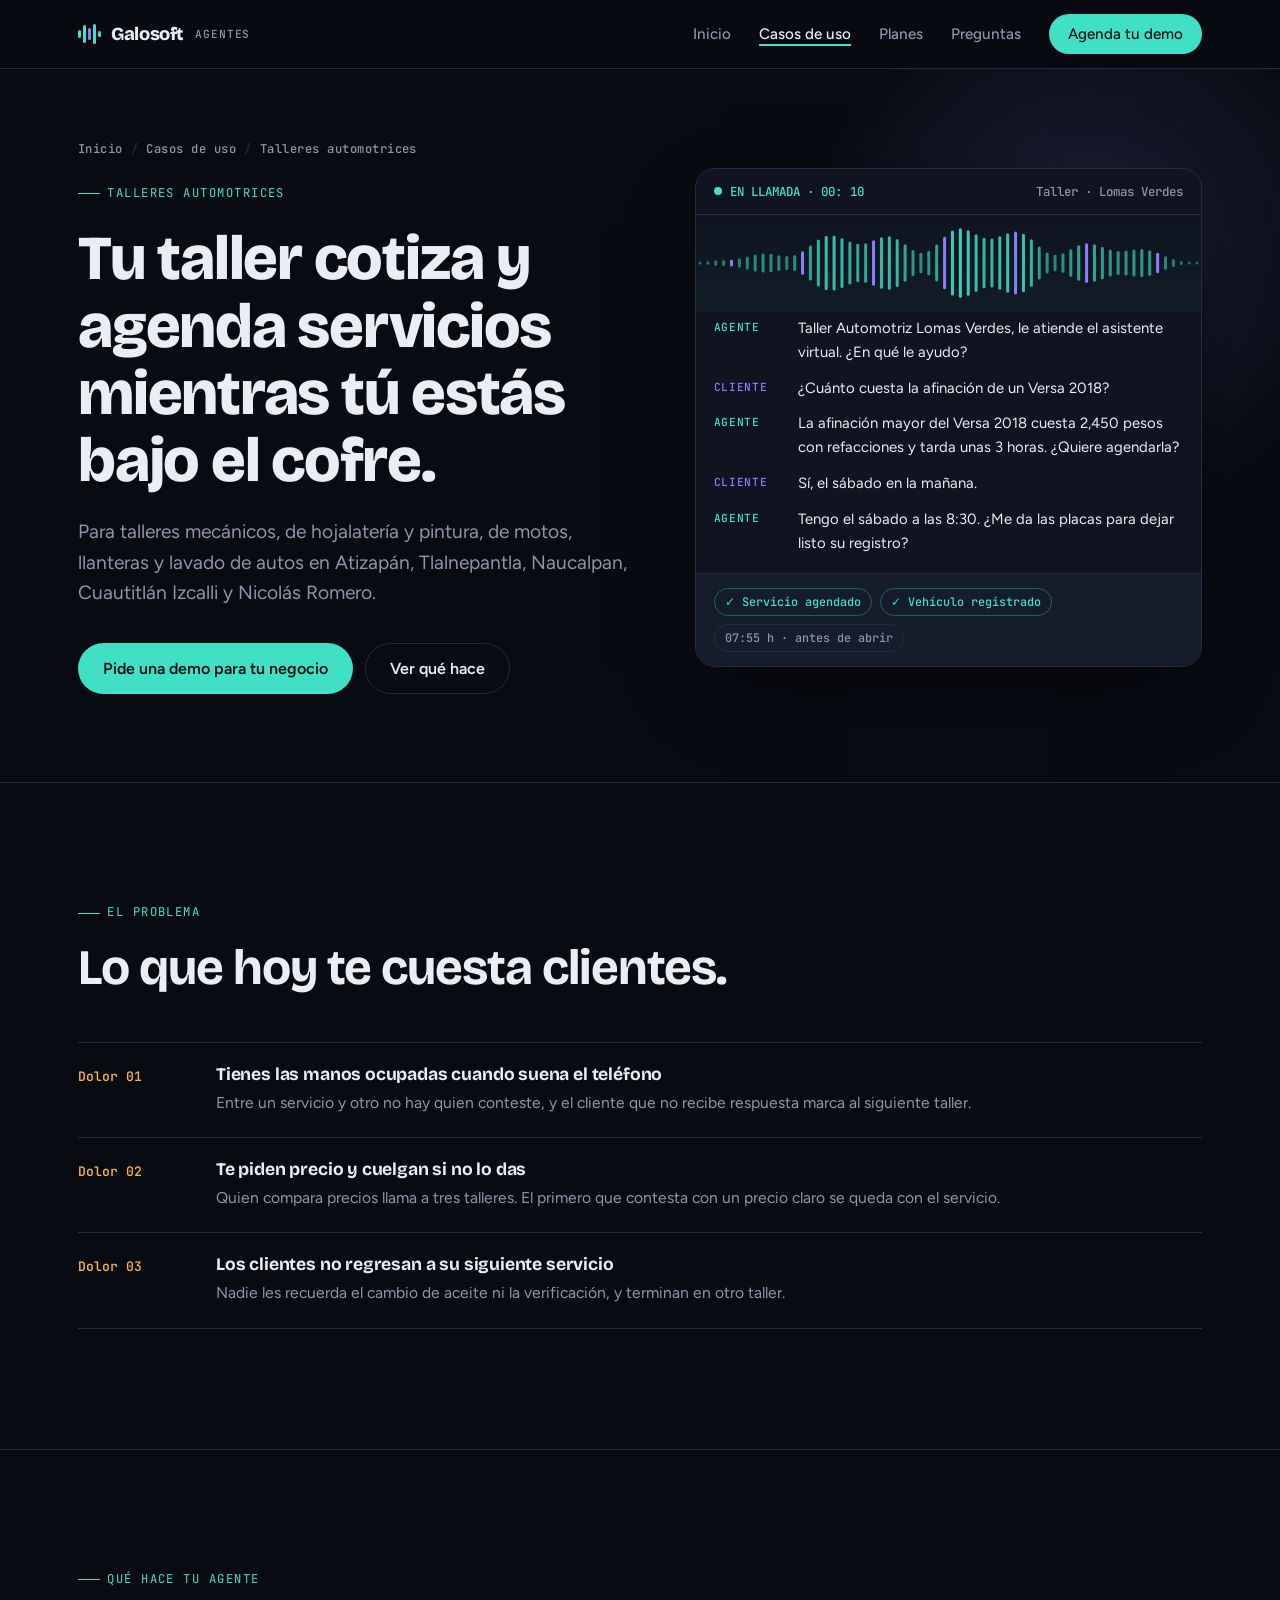
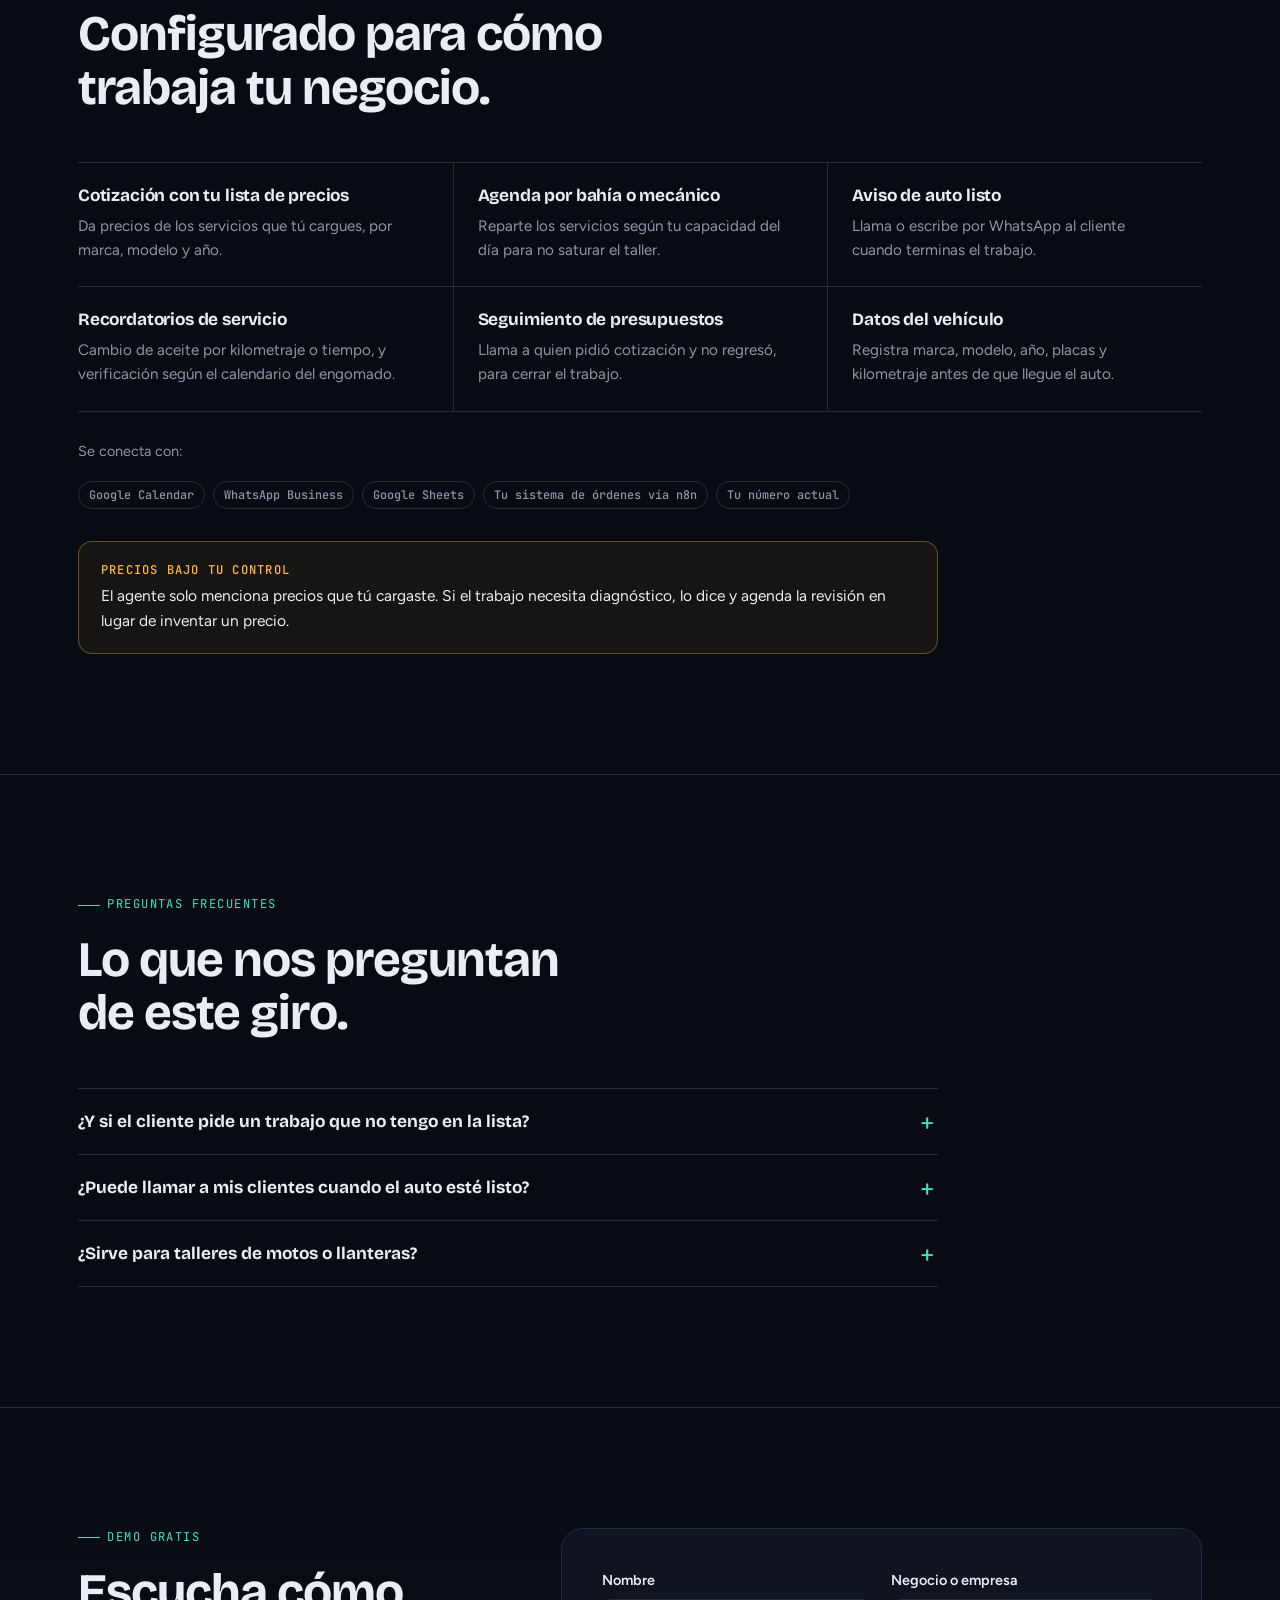
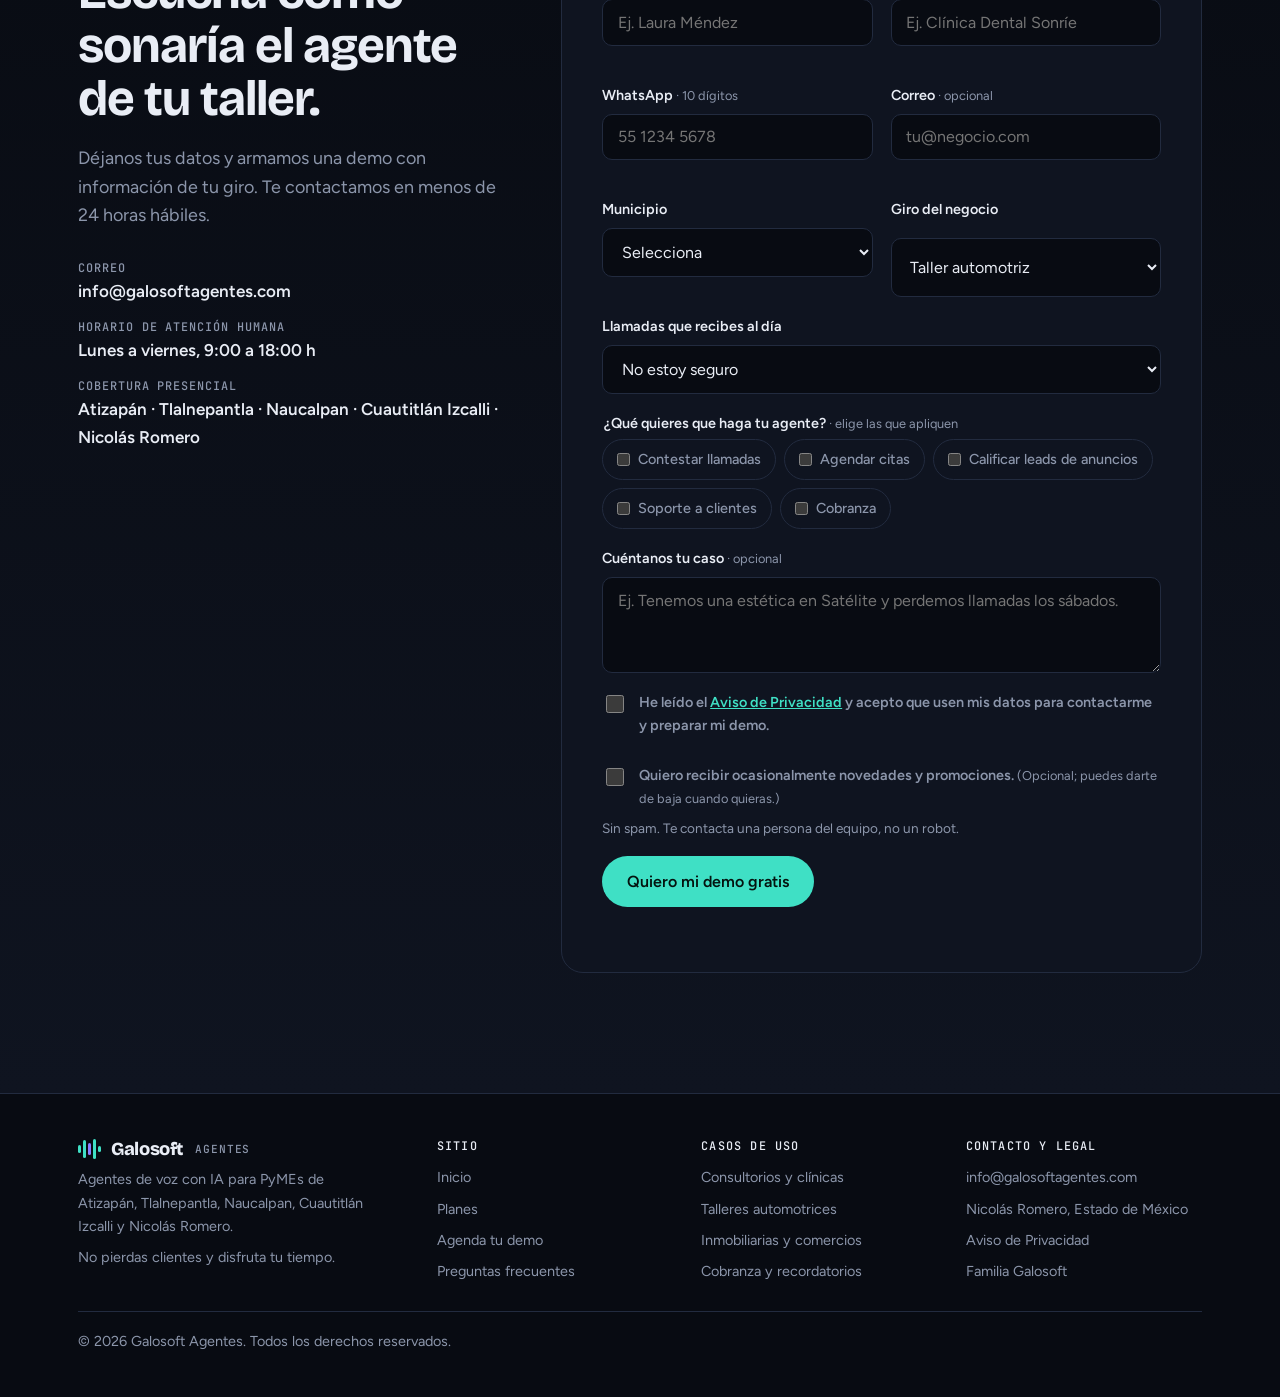
<file: casos/talleres.html>
<!DOCTYPE html>
<html lang="es-MX">
<head>
<meta charset="utf-8">
<meta name="viewport" content="width=device-width, initial-scale=1, viewport-fit=cover">
<title>Agente de voz para talleres mecánicos en el Edomex | Galosoft Agentes</title>
<meta name="description" content="Cotiza servicios, agenda citas y avisa cuando el auto está listo, 24/7. Para talleres mecánicos, hojalatería, motos y llanteras del norte del Edomex.">
<meta name="theme-color" content="#080B12">
<link rel="canonical" href="https://galosoftagentes.com/casos/talleres.html">
<meta property="og:title" content="Agente de voz para talleres mecánicos en el Edomex | Galosoft Agentes">
<meta property="og:description" content="Cotiza servicios, agenda citas y avisa cuando el auto está listo, 24/7. Para talleres mecánicos, hojalatería, motos y llanteras del norte del Edomex.">
<meta property="og:type" content="website">
<meta property="og:locale" content="es_MX">
<meta property="og:url" content="https://galosoftagentes.com/casos/talleres.html">
<link rel="preconnect" href="https://fonts.googleapis.com">
<link rel="preconnect" href="https://fonts.gstatic.com" crossorigin>
<link rel="stylesheet" href="https://fonts.googleapis.com/css2?family=Bricolage+Grotesque:opsz,wght@12..96,500;12..96,700;12..96,800&family=Figtree:wght@400;500;600&family=JetBrains+Mono:wght@400;500&display=swap">
<link rel="stylesheet" href="../assets/styles.css">
<script src="../assets/main.js" defer></script>
</head>
<body>

<header class="nav">
  <div class="wrap">
    <a class="brand" href="../index.html" aria-label="Galosoft Agentes, inicio">
      <span class="brand-mark" aria-hidden="true"><i></i><i></i><i></i><i></i><i></i></span>
      Galosoft<small>AGENTES</small>
    </a>
    <button class="menu-btn" id="menuBtn" type="button" aria-expanded="false" aria-controls="navLinks" aria-label="Abrir menú">☰</button>
    <nav class="nav-links" id="navLinks" aria-label="Principal">
      <a href="../index.html">Inicio</a>
      <a href="../casos/index.html" aria-current="page">Casos de uso</a>
      <a href="../planes.html">Planes</a>
      <a href="../index.html#faq">Preguntas</a>
      <a class="btn btn-primary" href="../demo.html">Agenda tu demo</a>
    </nav>
  </div>
</header>

<main>

<section class="hero compact">
  <div class="wrap hero-grid">
    <div>
      <nav class="crumbs" aria-label="Ruta"><a href="../index.html">Inicio</a><span aria-hidden="true">/</span><a href="index.html">Casos de uso</a><span aria-hidden="true">/</span><span aria-current="page">Talleres automotrices</span></nav>
      <span class="tag">Talleres automotrices</span>
      <h1>Tu taller cotiza y agenda servicios mientras tú estás bajo el cofre.</h1>
      <p class="lede">Para talleres mecánicos, de hojalatería y pintura, de motos, llanteras y lavado de autos en Atizapán, Tlalnepantla, Naucalpan, Cuautitlán Izcalli y Nicolás Romero.</p>
      <div class="hero-ctas">
        <a class="btn btn-primary" href="#demo">Pide una demo para tu negocio</a>
        <a class="btn btn-ghost" href="#funciones">Ver qué hace</a>
      </div>
    </div>

    <div class="console" aria-label="Ejemplo de llamada atendida por un agente de voz">
      <div class="console-top">
        <span class="live">EN LLAMADA · 00:<span data-clock>09</span></span>
        <span>Taller · Lomas Verdes</span>
      </div>
      <canvas class="wave" aria-hidden="true"></canvas>
      <div class="transcript">
        <div class="msg ai"><b>Agente</b><p>Taller Automotriz Lomas Verdes, le atiende el asistente virtual. ¿En qué le ayudo?</p></div>
        <div class="msg hu"><b>Cliente</b><p>¿Cuánto cuesta la afinación de un Versa 2018?</p></div>
        <div class="msg ai"><b>Agente</b><p>La afinación mayor del Versa 2018 cuesta 2,450 pesos con refacciones y tarda unas 3 horas. ¿Quiere agendarla?</p></div>
        <div class="msg hu"><b>Cliente</b><p>Sí, el sábado en la mañana.</p></div>
        <div class="msg ai"><b>Agente</b><p>Tengo el sábado a las 8:30. ¿Me da las placas para dejar listo su registro?</p></div>
      </div>
      <div class="console-foot">
        <span class="chip ok">✓ Servicio agendado</span>
        <span class="chip ok">✓ Vehículo registrado</span>
        <span class="chip">07:55 h · antes de abrir</span>
      </div>
    </div>
  </div>
</section>

<section id="problema">
  <div class="wrap">
    <div class="sec-head">
      <span class="tag">El problema</span>
      <h2>Lo que hoy te cuesta clientes.</h2>
    </div>
    <div class="pain-list">
        <div class="pain"><span class="t">Dolor 01</span><div><h3>Tienes las manos ocupadas cuando suena el teléfono</h3><p>Entre un servicio y otro no hay quien conteste, y el cliente que no recibe respuesta marca al siguiente taller.</p></div></div>
        <div class="pain"><span class="t">Dolor 02</span><div><h3>Te piden precio y cuelgan si no lo das</h3><p>Quien compara precios llama a tres talleres. El primero que contesta con un precio claro se queda con el servicio.</p></div></div>
        <div class="pain"><span class="t">Dolor 03</span><div><h3>Los clientes no regresan a su siguiente servicio</h3><p>Nadie les recuerda el cambio de aceite ni la verificación, y terminan en otro taller.</p></div></div>
    </div>
  </div>
</section>

<section id="funciones">
  <div class="wrap">
    <div class="sec-head">
      <span class="tag">Qué hace tu agente</span>
      <h2>Configurado para cómo trabaja tu negocio.</h2>
    </div>
    <div class="feature-grid">
      <div class="feature"><h3>Cotización con tu lista de precios</h3><p>Da precios de los servicios que tú cargues, por marca, modelo y año.</p></div>
      <div class="feature"><h3>Agenda por bahía o mecánico</h3><p>Reparte los servicios según tu capacidad del día para no saturar el taller.</p></div>
      <div class="feature"><h3>Aviso de auto listo</h3><p>Llama o escribe por WhatsApp al cliente cuando terminas el trabajo.</p></div>
      <div class="feature"><h3>Recordatorios de servicio</h3><p>Cambio de aceite por kilometraje o tiempo, y verificación según el calendario del engomado.</p></div>
      <div class="feature"><h3>Seguimiento de presupuestos</h3><p>Llama a quien pidió cotización y no regresó, para cerrar el trabajo.</p></div>
      <div class="feature"><h3>Datos del vehículo</h3><p>Registra marca, modelo, año, placas y kilometraje antes de que llegue el auto.</p></div>
    </div>
    <p class="note" style="margin-top:28px">Se conecta con:</p>
    <div class="integrations">
      <span class="chip">Google Calendar</span>
      <span class="chip">WhatsApp Business</span>
      <span class="chip">Google Sheets</span>
      <span class="chip">Tu sistema de órdenes vía n8n</span>
      <span class="chip">Tu número actual</span>
    </div>
    <div class="callout"><b>Precios bajo tu control</b><p>El agente solo menciona precios que tú cargaste. Si el trabajo necesita diagnóstico, lo dice y agenda la revisión en lugar de inventar un precio.</p></div>
  </div>
</section>

<section id="faq">
  <div class="wrap">
    <div class="sec-head">
      <span class="tag">Preguntas frecuentes</span>
      <h2>Lo que nos preguntan de este giro.</h2>
    </div>
    <div class="faq">
      <details><summary>¿Y si el cliente pide un trabajo que no tengo en la lista?</summary><p>El agente toma los datos del vehículo y del problema, agenda una revisión y te avisa para que tú cotices.</p></details>
      <details><summary>¿Puede llamar a mis clientes cuando el auto esté listo?</summary><p>Sí. Marcas el trabajo como terminado en tu hoja o sistema y el agente avisa al cliente por llamada o WhatsApp.</p></details>
      <details><summary>¿Sirve para talleres de motos o llanteras?</summary><p>Sí. Se configura con tus servicios, precios y tiempos, sin importar el tipo de vehículo.</p></details>
    </div>
  </div>
</section>

<section id="demo" class="contact">
  <div class="wrap contact-split">
    <div>
      <div class="sec-head" style="margin-bottom:0">
        <span class="tag">Demo gratis</span>
        <h2>Escucha cómo sonaría el agente de tu taller.</h2>
        <p class="lede">Déjanos tus datos y armamos una demo con información de tu giro. Te contactamos en menos de 24 horas hábiles.</p>
      </div>
      <div class="direct">
        <div><span>Correo</span><b>info@galosoftagentes.com</b></div>
        <div><span>Horario de atención humana</span><b>Lunes a viernes, 9:00 a 18:00 h</b></div>
        <div><span>Cobertura presencial</span><b>Atizapán · Tlalnepantla · Naucalpan · Cuautitlán Izcalli · Nicolás Romero</b></div>
      </div>
    </div>

      <div class="form-card">
        <form class="lead-form" data-origen="caso-talleres" novalidate>
          <div class="form-grid">
            <div class="f">
              <label for="nombre">Nombre</label>
              <input id="nombre" name="nombre" autocomplete="name" required placeholder="Ej. Laura Méndez">
              <span class="err" data-for="nombre"></span>
            </div>
            <div class="f">
              <label for="empresa">Negocio o empresa</label>
              <input id="empresa" name="empresa" autocomplete="organization" required placeholder="Ej. Clínica Dental Sonríe">
              <span class="err" data-for="empresa"></span>
            </div>
            <div class="f">
              <label for="telefono">WhatsApp <span class="hint">· 10 dígitos</span></label>
              <input id="telefono" name="telefono" type="tel" inputmode="numeric" autocomplete="tel-national" required placeholder="55 1234 5678">
              <span class="err" data-for="telefono"></span>
            </div>
            <div class="f">
              <label for="correo">Correo <span class="hint">· opcional</span></label>
              <input id="correo" name="correo" type="email" autocomplete="email" placeholder="tu@negocio.com">
              <span class="err" data-for="correo"></span>
            </div>
            <div class="f">
              <label for="municipio">Municipio</label>
              <select id="municipio" name="municipio" required>
                <option value="">Selecciona</option>
                <option>Atizapán de Zaragoza</option>
                <option>Tlalnepantla de Baz</option>
                <option>Naucalpan de Juárez</option>
                <option>Cuautitlán Izcalli</option>
                <option>Nicolás Romero</option>
                <option>Otro municipio o CDMX</option>
              </select>
              <span class="err" data-for="municipio"></span>
            </div>
            <div class="f">
              <label for="giro">Giro del negocio</label>
              <select id="giro" name="giro">
                <option value="">Selecciona</option>
              <option>Consultorio o clínica</option>
              <option selected>Taller automotriz</option>
              <option>Inmobiliaria</option>
              <option>Comercio o tienda</option>
              <option>Estética, spa o barbería</option>
              <option>Escuela o academia</option>
              <option>Despacho o servicios profesionales</option>
              <option>Restaurante o alimentos</option>
              <option>Industria o distribución</option>
              <option>Otro</option>
              </select>
            </div>
            <div class="f full">
              <label for="llamadas">Llamadas que recibes al día</label>
              <select id="llamadas" name="llamadas">
                <option value="">No estoy seguro</option>
                <option>Menos de 10</option>
                <option>10 a 30</option>
                <option>30 a 100</option>
                <option>Más de 100</option>
              </select>
            </div>
            <fieldset class="f full">
              <legend>¿Qué quieres que haga tu agente? <span class="hint">· elige las que apliquen</span></legend>
              <div class="chips">
                <label><input type="checkbox" name="uso" value="Contestar llamadas"> Contestar llamadas</label>
                <label><input type="checkbox" name="uso" value="Agendar citas"> Agendar citas</label>
                <label><input type="checkbox" name="uso" value="Calificar leads"> Calificar leads de anuncios</label>
                <label><input type="checkbox" name="uso" value="Soporte"> Soporte a clientes</label>
                <label><input type="checkbox" name="uso" value="Cobranza"> Cobranza</label>
              </div>
            </fieldset>
            <div class="f full">
              <label for="mensaje">Cuéntanos tu caso <span class="hint">· opcional</span></label>
              <textarea id="mensaje" name="mensaje" placeholder="Ej. Tenemos una estética en Satélite y perdemos llamadas los sábados."></textarea>
            </div>
            <div class="hp" aria-hidden="true"><label for="website">No llenar</label><input id="website" name="website" tabindex="-1" autocomplete="off"></div>
            <div class="f full">
              <label class="consent"><input type="checkbox" id="privacidad" name="privacidad" required> <span>He leído el <a href="../aviso-de-privacidad.html" target="_blank" rel="noopener">Aviso de Privacidad</a> y acepto que usen mis datos para contactarme y preparar mi demo.</span></label>
              <span class="err" data-for="privacidad"></span>
              <label class="consent"><input type="checkbox" id="marketing" name="marketing"> <span>Quiero recibir ocasionalmente novedades y promociones. <span class="hint">(Opcional; puedes darte de baja cuando quieras.)</span></span></label>
            </div>
          </div>
          <div class="form-foot">
            <small>Sin spam. Te contacta una persona del equipo, no un robot.</small>
            <button class="btn btn-primary" type="submit">Quiero mi demo gratis</button>
          </div>
          <p class="err form-error" role="alert" style="margin-top:12px"></p>
        </form>
        <div class="success" hidden tabindex="-1">
          <span class="mini-wave" aria-hidden="true"><i></i><i></i><i></i><i></i><i></i></span>
          <h3>¡Listo! Recibimos tus datos.</h3>
          <p>Te escribimos por WhatsApp en menos de 24 horas hábiles para agendar tu diagnóstico. Mientras, piensa en las tres preguntas que más te hacen tus clientes por teléfono: con eso armamos tu demo.</p>
        </div>
      </div>
  </div>
</section>
</main>

<footer>
  <div class="wrap">
    <div class="foot-grid">
      <div class="foot-brand">
        <a class="brand" href="../index.html"><span class="brand-mark" aria-hidden="true"><i></i><i></i><i></i><i></i><i></i></span>Galosoft<small>AGENTES</small></a>
        <p>Agentes de voz con IA para PyMEs de Atizapán, Tlalnepantla, Naucalpan, Cuautitlán Izcalli y Nicolás Romero.</p>
        <p>No pierdas clientes y disfruta tu tiempo.</p>
      </div>
      <div>
        <h4>Sitio</h4>
        <a href="../index.html">Inicio</a>
        <a href="../planes.html">Planes</a>
        <a href="../demo.html">Agenda tu demo</a>
        <a href="../index.html#faq">Preguntas frecuentes</a>
      </div>
      <div>
        <h4>Casos de uso</h4>
        <a href="../casos/consultorios.html">Consultorios y clínicas</a>
        <a href="../casos/talleres.html">Talleres automotrices</a>
        <a href="../casos/inmobiliarias.html">Inmobiliarias y comercios</a>
        <a href="../casos/cobranza.html">Cobranza y recordatorios</a>
      </div>
      <div>
        <h4>Contacto y legal</h4>
        <span style="user-select:all">info@galosoftagentes.com</span>
        <span>Nicolás Romero, Estado de México</span>
        <a href="../aviso-de-privacidad.html">Aviso de Privacidad</a>
        <a href="https://galosoft.com" rel="noopener">Familia Galosoft</a>
      </div>
    </div>
    <div style="width:100%;border-top:1px solid var(--line);padding-top:18px;margin-top:8px">© <span data-year>2026</span> Galosoft Agentes. Todos los derechos reservados.</div>
  </div>
</footer>
<div class="sticky-cta"><a class="btn btn-primary" href="../demo.html">Agenda tu demo gratis</a></div>
</body>
</html>
</file>
<file: assets/styles.css>
/* =========================================================
   Galosoft Agentes · Estilos compartidos
   ========================================================= */
/* Layout: banda oscura continua; cada sección es una "pista" de audio con etiqueta mono a la izquierda */
:root{
  --bg:#080B12;        /* tinta nocturna, ligeramente azulada */
  --surface:#0F1420;   /* paneles */
  --surface-2:#151C2C;
  --line:#222B3F;      /* bordes / rejillas */
  --fg:#E9EDF5;        /* texto principal */
  --muted:#8C96AB;     /* texto secundario */
  --signal:#3FE0C5;    /* acento principal: señal / onda de voz */
  --pulse:#8A7DFF;     /* acento secundario: IA / procesamiento */
  --warn:#FFB547;      /* llamadas perdidas */
  --ok:#3FE0C5;
  --f-display:"Bricolage Grotesque", "Segoe UI", system-ui, sans-serif;
  --f-body:"Figtree", "Segoe UI", system-ui, -apple-system, sans-serif;
  --f-mono:"JetBrains Mono", ui-monospace, "SFMono-Regular", Consolas, monospace;
  --r:14px;
  --max:1160px;
  color-scheme:dark;
}
*{box-sizing:border-box}
html{scroll-behavior:smooth;-webkit-text-size-adjust:100%}
@media (prefers-reduced-motion:reduce){html{scroll-behavior:auto}*{animation:none!important;transition:none!important}}
body{margin:0;background:var(--bg);color:var(--fg);font-family:var(--f-body);font-size:17px;line-height:1.6;overflow-x:hidden}
img{max-width:100%}
a{color:var(--signal)}
:focus-visible{outline:2px solid var(--signal);outline-offset:3px;border-radius:6px}
.wrap{max-width:var(--max);margin:0 auto;padding-left:max(18px, env(safe-area-inset-left,0px));padding-right:max(18px, env(safe-area-inset-right,0px))}
h1,h2,h3{font-family:var(--f-display);line-height:1.08;letter-spacing:-.02em;text-wrap:balance;margin:0}
h2{font-size:clamp(2rem,4.2vw,3.1rem);font-weight:700}
h3{font-size:1.3rem;font-weight:700;letter-spacing:-.01em}
p{margin:0}
.lede{color:var(--muted);font-size:1.12rem;max-width:62ch}
.tag{font-family:var(--f-mono);font-size:.76rem;letter-spacing:.12em;text-transform:uppercase;color:var(--signal);display:inline-flex;align-items:center;gap:.6em}
.tag::before{content:"";width:22px;height:1px;background:currentColor}
section{padding-block:clamp(72px,10vw,120px);border-top:1px solid var(--line)}
.sec-head{display:grid;gap:18px;margin-bottom:48px;max-width:760px}

/* Botones */
.btn{display:inline-flex;align-items:center;justify-content:center;gap:.6em;font:600 1rem var(--f-body);padding:.95em 1.5em;border-radius:999px;border:1px solid transparent;text-decoration:none;cursor:pointer;transition:transform .15s ease, background .2s ease, box-shadow .2s ease}
.btn-primary{background:var(--signal);color:#04130F;box-shadow:0 0 0 0 rgba(63,224,197,.4)}
.btn-primary:hover{transform:translateY(-1px);box-shadow:0 8px 30px -8px rgba(63,224,197,.55)}
.btn-ghost{color:var(--fg);border-color:var(--line);background:transparent}
.btn-ghost:hover{border-color:var(--muted)}

/* Nav */
header.nav{position:sticky;top:env(safe-area-inset-top,0px);z-index:50;background:rgba(8,11,18,.82);backdrop-filter:blur(14px);-webkit-backdrop-filter:blur(14px);border-bottom:1px solid var(--line)}
body::before{content:"";position:fixed;inset:0 0 auto;height:env(safe-area-inset-top,0px);z-index:60;background:var(--bg)}
.nav .wrap{display:flex;align-items:center;justify-content:space-between;gap:20px;height:68px}
.brand{display:flex;align-items:center;gap:10px;text-decoration:none;color:var(--fg);font:800 1.15rem var(--f-display);letter-spacing:-.02em}
.brand-mark{display:flex;align-items:center;gap:2px;height:22px}
.brand-mark i{display:block;width:3px;border-radius:2px;background:var(--signal)}
.brand-mark i:nth-child(1){height:8px}.brand-mark i:nth-child(2){height:18px}.brand-mark i:nth-child(3){height:12px;background:var(--pulse)}.brand-mark i:nth-child(4){height:20px}.brand-mark i:nth-child(5){height:6px}
.brand small{font:500 .7rem var(--f-mono);color:var(--muted);letter-spacing:.08em;margin-left:2px}
.nav-links{display:flex;align-items:center;gap:28px}
.nav-links a{color:var(--muted);text-decoration:none;font-size:.95rem;font-weight:500}
.nav-links a:hover{color:var(--fg)}
.nav-links .btn{padding:.65em 1.2em;color:#04130F}
.menu-btn{display:none;background:none;border:1px solid var(--line);color:var(--fg);border-radius:10px;width:44px;height:40px;cursor:pointer}
@media (max-width:880px){
  .menu-btn{display:block}
  .nav-links{position:absolute;top:68px;left:0;right:0;flex-direction:column;align-items:stretch;gap:0;background:var(--bg);border-bottom:1px solid var(--line);padding:8px max(18px, env(safe-area-inset-right,0px)) 20px max(18px, env(safe-area-inset-left,0px))}
  .nav-links a{padding:14px 0;border-bottom:1px solid var(--line)}
  .nav-links .btn{margin-top:14px;border-bottom:0}
  .nav-links:not(.open){display:none}
}

/* Hero */
.hero{border-top:0;padding-block:clamp(48px,8vw,96px) clamp(64px,9vw,110px);position:relative;overflow:hidden}
.hero::after{content:"";position:absolute;inset:-20% -10% auto auto;width:640px;height:640px;background:radial-gradient(circle, rgba(138,125,255,.16), transparent 62%);pointer-events:none}
.hero-grid{display:grid;grid-template-columns:1.05fr .95fr;gap:56px;align-items:center;position:relative;z-index:1}
.hero-grid>*{min-width:0}
.hero h1{font-size:clamp(2.6rem,6.2vw,4.7rem);font-weight:800;margin:22px 0 22px}
.hero h1 em{font-style:normal;color:var(--signal)}
.hero .lede{font-size:1.2rem}
.hero-ctas{display:flex;flex-wrap:wrap;gap:12px;margin-top:34px}
.hero-proof{display:flex;flex-wrap:wrap;gap:10px 22px;margin-top:30px;font-size:.92rem;color:var(--muted)}
.hero-proof span{display:inline-flex;align-items:center;gap:8px}
.hero-proof span::before{content:"";width:6px;height:6px;border-radius:50%;background:var(--signal)}
@media (max-width:960px){.hero-grid{grid-template-columns:1fr}}

/* Consola de llamada */
.console{background:var(--surface);border:1px solid var(--line);border-radius:20px;overflow:hidden;box-shadow:0 30px 80px -30px rgba(0,0,0,.7)}
.console-top{display:flex;justify-content:space-between;align-items:center;gap:12px;padding:14px 18px;border-bottom:1px solid var(--line);font:500 .78rem var(--f-mono);color:var(--muted)}
.live{display:inline-flex;align-items:center;gap:8px;color:var(--signal)}
.live::before{content:"";width:8px;height:8px;border-radius:50%;background:var(--signal);animation:blink 1.4s ease-in-out infinite}
@keyframes blink{50%{opacity:.25}}
canvas.wave{display:block;width:100%;height:96px;background:linear-gradient(180deg, transparent, rgba(63,224,197,.04))}
.transcript{padding:6px 18px 18px;display:grid;gap:12px;font-size:.93rem}
.msg{display:grid;grid-template-columns:74px 1fr;gap:10px;opacity:1;transform:none;transition:opacity .4s ease, transform .4s ease}
.msg.pending{opacity:.25}
.msg b{font:500 .7rem var(--f-mono);letter-spacing:.06em;text-transform:uppercase;padding-top:3px}
.msg.ai b{color:var(--signal)}
.msg.hu b{color:var(--pulse)}
.msg p{color:var(--fg)}
.console-foot{display:flex;flex-wrap:wrap;gap:8px;padding:14px 18px;border-top:1px solid var(--line);background:var(--surface-2)}
.chip{font:500 .74rem var(--f-mono);padding:5px 10px;border-radius:999px;border:1px solid var(--line);color:var(--muted)}
.chip.ok{color:var(--signal);border-color:rgba(63,224,197,.35)}

/* Problema */
.split{display:grid;grid-template-columns:1fr 1fr;gap:56px;align-items:start}
.split>*{min-width:0}
@media (max-width:900px){.split{grid-template-columns:1fr}}
.pain-list{display:grid;gap:0;border-top:1px solid var(--line)}
.pain{display:grid;grid-template-columns:120px 1fr;gap:18px;padding:22px 0;border-bottom:1px solid var(--line)}
.pain .t{font:500 .82rem var(--f-mono);color:var(--warn);padding-top:3px}
.pain h3{font-size:1.1rem;margin-bottom:6px}
.pain p{color:var(--muted);font-size:.98rem}
@media (max-width:520px){.pain{grid-template-columns:1fr;gap:6px}}

.calc{background:var(--surface);border:1px solid var(--line);border-radius:20px;padding:28px}
.calc h3{margin-bottom:6px}
.calc>p{color:var(--muted);font-size:.95rem;margin-bottom:22px}
.field{display:grid;gap:8px;margin-bottom:18px}
.field label{display:flex;justify-content:space-between;gap:10px;font-size:.92rem;color:var(--muted)}
.field label output{font:500 .95rem var(--f-mono);color:var(--fg);font-variant-numeric:tabular-nums}
input[type=range]{width:100%;accent-color:var(--signal)}
.calc-result{margin-top:10px;padding-top:20px;border-top:1px dashed var(--line);display:grid;gap:4px}
.calc-result span{font-size:.88rem;color:var(--muted)}
.calc-result strong{font:800 clamp(2rem,5vw,2.8rem) var(--f-display);color:var(--warn);font-variant-numeric:tabular-nums;letter-spacing:-.02em}
.calc-result small{color:var(--muted);font-size:.82rem}

/* Casos de uso */
.cases{display:grid;grid-template-columns:repeat(2,1fr);gap:18px}
@media (max-width:820px){.cases{grid-template-columns:1fr}}
.case{background:var(--surface);border:1px solid var(--line);border-radius:var(--r);padding:28px;display:grid;gap:14px;align-content:start;transition:border-color .2s ease}
.case:hover{border-color:rgba(63,224,197,.4)}
.case-top{display:flex;justify-content:space-between;align-items:center;gap:12px}
.case-top .k{font:500 .74rem var(--f-mono);color:var(--muted);letter-spacing:.08em;text-transform:uppercase}
.case p{color:var(--muted)}
.case ul{margin:0;padding:0;list-style:none;display:grid;gap:8px;font-size:.95rem}
.case li{display:flex;gap:10px}
.case li::before{content:"→";color:var(--signal);font-family:var(--f-mono)}
.quote{font:400 .86rem/1.5 var(--f-mono);color:var(--fg);background:var(--bg);border:1px solid var(--line);border-radius:10px;padding:12px 14px}
.quote span{color:var(--signal)}
.mini-wave{display:flex;gap:3px;align-items:center;height:22px}
.mini-wave i{width:3px;border-radius:2px;background:var(--signal);opacity:.75;animation:bar 1.2s ease-in-out infinite}
.mini-wave i:nth-child(2){animation-delay:.15s}.mini-wave i:nth-child(3){animation-delay:.3s;background:var(--pulse)}.mini-wave i:nth-child(4){animation-delay:.45s}.mini-wave i:nth-child(5){animation-delay:.6s}
@keyframes bar{0%,100%{height:6px}50%{height:20px}}

/* Proceso */
.steps{display:grid;grid-template-columns:repeat(3,1fr);gap:0;border:1px solid var(--line);border-radius:var(--r);overflow:hidden}
.step{padding:30px;display:grid;gap:10px;align-content:start;border-right:1px solid var(--line)}
.step:last-child{border-right:0}
.step .n{font:500 .78rem var(--f-mono);color:var(--signal)}
.step p{color:var(--muted);font-size:.97rem}
@media (max-width:820px){.steps{grid-template-columns:1fr}.step{border-right:0;border-bottom:1px solid var(--line)}.step:last-child{border-bottom:0}}

/* Autoridad / local */
.metrics{display:grid;grid-template-columns:repeat(4,1fr);gap:0;border-top:1px solid var(--line);border-bottom:1px solid var(--line);margin-bottom:56px}
.metric{padding:28px 22px 26px 0;display:grid;gap:6px;align-content:start}
.metric+.metric{padding-left:22px;border-left:1px solid var(--line)}
.metric strong{font:800 clamp(2rem,4vw,2.8rem) var(--f-display);letter-spacing:-.03em;color:var(--fg);font-variant-numeric:tabular-nums}
.metric strong small{font-size:.5em;color:var(--signal);margin-left:2px}
.metric span{color:var(--muted);font-size:.92rem}
@media (max-width:820px){.metrics{grid-template-columns:repeat(2,1fr)}.metric:nth-child(3){padding-left:0;border-left:0}.metric:nth-child(n+3){border-top:1px solid var(--line)}}
@media (max-width:440px){.metrics{grid-template-columns:1fr}.metric,.metric+.metric{padding-left:0;border-left:0}.metric+.metric{border-top:1px solid var(--line)}}
.zones{display:grid;grid-template-columns:repeat(5,1fr);gap:10px}
.zone{background:var(--surface);border:1px solid var(--line);border-radius:12px;padding:18px;display:grid;gap:6px;align-content:start}
.zone b{font-family:var(--f-display);font-size:1.05rem}
.zone span{font-size:.86rem;color:var(--muted)}
@media (max-width:980px){.zones{grid-template-columns:repeat(2,1fr)}}
@media (max-width:440px){.zones{grid-template-columns:1fr}}
.trust-row{display:grid;grid-template-columns:repeat(3,1fr);gap:28px;margin-top:48px}
.trust-row>div{display:grid;gap:8px}
.trust-row h3{font-size:1.08rem}
.trust-row p{color:var(--muted);font-size:.95rem}
@media (max-width:820px){.trust-row{grid-template-columns:1fr}}

/* Planes */
.plans{display:grid;grid-template-columns:repeat(3,1fr);gap:18px}
@media (max-width:900px){.plans{grid-template-columns:1fr}}
.plan{border:1px solid var(--line);border-radius:var(--r);padding:28px;display:grid;gap:16px;align-content:start;background:var(--bg)}
.plan.feat{background:var(--surface);border-color:rgba(63,224,197,.45)}
.plan .badge{justify-self:start;font:500 .7rem var(--f-mono);letter-spacing:.08em;text-transform:uppercase;color:#04130F;background:var(--signal);padding:4px 10px;border-radius:999px}
.plan p{color:var(--muted);font-size:.95rem}
.plan ul{list-style:none;margin:0;padding:0;display:grid;gap:9px;font-size:.95rem}
.plan li{display:flex;gap:10px}
.plan li::before{content:"";flex:none;width:7px;height:7px;margin-top:.6em;border-radius:50%;background:var(--signal)}
.plan .btn{justify-self:start}
.note{margin-top:22px;color:var(--muted);font-size:.9rem}

/* FAQ */
.faq{display:grid;gap:0;border-top:1px solid var(--line);max-width:860px}
.faq details{border-bottom:1px solid var(--line)}
.faq summary{list-style:none;cursor:pointer;padding:22px 40px 22px 0;font:700 1.08rem var(--f-display);position:relative}
.faq summary::-webkit-details-marker{display:none}
.faq summary::after{content:"+";position:absolute;right:4px;top:18px;font:400 1.5rem var(--f-mono);color:var(--signal)}
.faq details[open] summary::after{content:"−"}
.faq details p{color:var(--muted);padding:0 0 22px;max-width:70ch}

/* Formulario */
.contact{background:linear-gradient(180deg, var(--bg), var(--surface))}
.form-card{background:var(--surface);border:1px solid var(--line);border-radius:22px;padding:clamp(22px,4vw,40px)}
.form-grid{display:grid;grid-template-columns:1fr 1fr;gap:18px}
.form-grid .full{grid-column:1/-1}
@media (max-width:640px){.form-grid{grid-template-columns:1fr}}
.f{display:grid;gap:7px;min-width:0}
.f label,.f legend{font-size:.9rem;font-weight:600}
.f .hint{font-size:.8rem;color:var(--muted);font-weight:400}
.f input,.f select,.f textarea{width:100%;font:400 1rem var(--f-body);color:var(--fg);background:var(--bg);border:1px solid var(--line);border-radius:10px;padding:.8em .9em;transition:border-color .2s ease}
.f textarea{min-height:96px;resize:vertical}
.f input:focus,.f select:focus,.f textarea:focus{outline:none;border-color:var(--signal);box-shadow:0 0 0 3px rgba(63,224,197,.15)}
.f input[aria-invalid=true],.f select[aria-invalid=true]{border-color:var(--warn)}
.err{font-size:.82rem;color:var(--warn);min-height:1em}
fieldset.f{border:0;padding:0;margin:0}
.chips{display:flex;flex-wrap:wrap;gap:8px;margin-top:4px}
.chips label{font-weight:500;font-size:.9rem;display:inline-flex;align-items:center;gap:8px;padding:8px 14px;border:1px solid var(--line);border-radius:999px;cursor:pointer;color:var(--muted)}
.chips input{accent-color:var(--signal);width:auto;margin:0}
.chips label:has(input:checked){border-color:var(--signal);color:var(--fg);background:rgba(63,224,197,.08)}
.consent{display:flex;gap:12px;align-items:flex-start;font-size:.9rem;color:var(--muted);font-weight:400}
.consent input{margin-top:4px;accent-color:var(--signal);width:18px;height:18px;flex:none}
.form-foot{display:flex;flex-wrap:wrap;align-items:center;justify-content:space-between;gap:16px;margin-top:8px}
.form-foot small{color:var(--muted);font-size:.85rem;max-width:44ch}
.success{text-align:center;display:grid;gap:14px;justify-items:center;padding:30px 0}
.success h3{font-size:1.6rem}
.success p{color:var(--muted);max-width:52ch}
.contact-split{display:grid;grid-template-columns:.8fr 1.2fr;gap:56px;align-items:start}
.contact-split>*{min-width:0}
@media (max-width:960px){.contact-split{grid-template-columns:1fr}}
.direct{display:grid;gap:14px;margin-top:30px}
.direct div{display:grid;gap:2px}
.direct span{font:500 .74rem var(--f-mono);color:var(--muted);letter-spacing:.08em;text-transform:uppercase}
.direct b{font-weight:600;user-select:all}
.hp{position:absolute;left:-9999px;width:1px;height:1px;overflow:hidden}

/* Footer */
footer{border-top:1px solid var(--line);padding-block:44px;color:var(--muted);font-size:.9rem}
footer .wrap{display:flex;flex-wrap:wrap;justify-content:space-between;gap:20px}
footer nav{display:flex;flex-wrap:wrap;gap:20px}
footer a{color:var(--muted);text-decoration:none}
footer a:hover{color:var(--fg)}
.sticky-cta{display:none}
@media (max-width:640px){
  .sticky-cta{display:flex;position:fixed;left:0;right:0;bottom:0;z-index:40;padding:10px max(14px, env(safe-area-inset-right,0px)) calc(10px + env(safe-area-inset-bottom,0px)) max(14px, env(safe-area-inset-left,0px));background:rgba(8,11,18,.92);backdrop-filter:blur(10px);border-top:1px solid var(--line)}
  .sticky-cta .btn{flex:1}
  footer{padding-bottom:110px}
}
[hidden]{display:none!important}

/* =========================================================
   Componentes de páginas interiores
   ========================================================= */
.nav-links a[aria-current="page"]{color:var(--fg)}
.nav-links a[aria-current="page"]:not(.btn){box-shadow:inset 0 -2px 0 var(--signal)}
@media (max-width:880px){.nav-links a[aria-current="page"]:not(.btn){box-shadow:none;color:var(--signal)}}

.hero.compact{padding-block:clamp(40px,6vw,72px) clamp(56px,7vw,88px)}
.hero.compact h1{font-size:clamp(2.3rem,5.2vw,3.9rem)}
.crumbs{display:flex;flex-wrap:wrap;gap:8px;font:500 .76rem var(--f-mono);color:var(--muted);letter-spacing:.04em;margin-bottom:18px}
.crumbs a{color:var(--muted);text-decoration:none}
.crumbs a:hover{color:var(--fg)}
.crumbs span[aria-hidden]{color:var(--line)}

.case-link{font:600 .95rem var(--f-body);text-decoration:none;justify-self:start;display:inline-flex;gap:8px;align-items:center}
.case-link:hover{text-decoration:underline}

/* Hub de casos */
.hub{display:grid;grid-template-columns:repeat(2,1fr);gap:18px}
@media (max-width:820px){.hub{grid-template-columns:1fr}}
.hub a.case{text-decoration:none;color:var(--fg)}
.hub .who{font-size:.9rem;color:var(--muted)}
.also{display:flex;flex-wrap:wrap;gap:8px;margin-top:22px}

/* Lista de funciones */
.feature-grid{display:grid;grid-template-columns:repeat(3,1fr);gap:0;border-top:1px solid var(--line)}
.feature{padding:24px 24px 24px 0;border-bottom:1px solid var(--line);display:grid;gap:8px;align-content:start}
.feature:not(:nth-child(3n+1)){padding-left:24px;border-left:1px solid var(--line)}
.feature h3{font-size:1.08rem}
.feature p{color:var(--muted);font-size:.95rem}
@media (max-width:900px){.feature-grid{grid-template-columns:1fr 1fr}.feature:not(:nth-child(3n+1)){padding-left:0;border-left:0}.feature:nth-child(2n){padding-left:24px;border-left:1px solid var(--line)}}
@media (max-width:560px){.feature-grid{grid-template-columns:1fr}.feature:nth-child(2n){padding-left:0;border-left:0}}

.integrations{display:flex;flex-wrap:wrap;gap:8px;margin-top:18px}
.callout{border:1px solid rgba(255,181,71,.35);background:rgba(255,181,71,.06);border-radius:var(--r);padding:20px 22px;display:grid;gap:6px;max-width:860px;margin-top:32px}
.callout b{color:var(--warn);font:500 .76rem var(--f-mono);letter-spacing:.1em;text-transform:uppercase}
.callout p{color:var(--fg);font-size:.97rem}

/* Comparativa de planes */
.table-wrap{overflow-x:auto;border:1px solid var(--line);border-radius:var(--r);margin-top:8px}
table.compare{border-collapse:collapse;width:100%;min-width:640px;font-size:.95rem}
.compare th,.compare td{padding:14px 18px;border-bottom:1px solid var(--line);text-align:left;vertical-align:top}
.compare thead th{font:500 .76rem var(--f-mono);letter-spacing:.08em;text-transform:uppercase;color:var(--muted);background:var(--surface)}
.compare thead th.hl{color:var(--signal)}
.compare tbody tr:last-child td,.compare tbody tr:last-child th{border-bottom:0}
.compare tbody th{font-weight:500;color:var(--muted)}
.compare td.hl{background:rgba(63,224,197,.04)}
.yes{color:var(--signal);font-family:var(--f-mono)}
.no{color:var(--line);font-family:var(--f-mono)}

.cost-parts{display:grid;grid-template-columns:repeat(3,1fr);gap:18px}
.cost{border-top:2px solid var(--signal);padding-top:18px;display:grid;gap:8px;align-content:start}
.cost:nth-child(2){border-color:var(--pulse)}
.cost:nth-child(3){border-color:var(--muted)}
.cost span{font:500 .76rem var(--f-mono);letter-spacing:.08em;text-transform:uppercase;color:var(--muted)}
.cost p{color:var(--muted);font-size:.96rem}
@media (max-width:820px){.cost-parts{grid-template-columns:1fr}}

/* Página de demo */
.next-steps{list-style:none;margin:28px 0 0;padding:0;display:grid;gap:0;border-top:1px solid var(--line)}
.next-steps li{display:grid;grid-template-columns:96px 1fr;gap:14px;padding:16px 0;border-bottom:1px solid var(--line)}
.next-steps b{font:500 .78rem var(--f-mono);color:var(--signal);padding-top:2px}
.next-steps p{color:var(--muted);font-size:.96rem}
.next-steps strong{color:var(--fg);display:block;font-weight:600}

/* Franja de CTA */
.cta-band .wrap{display:flex;flex-wrap:wrap;align-items:center;justify-content:space-between;gap:24px}
.cta-band h2{font-size:clamp(1.7rem,3.4vw,2.4rem);max-width:22ch}

/* Footer en columnas */
footer .foot-grid{display:grid;grid-template-columns:1.4fr 1fr 1fr 1fr;gap:28px;width:100%}
footer .foot-grid>div{display:grid;gap:8px;align-content:start}
footer .foot-grid h4{margin:0 0 4px;font:500 .74rem var(--f-mono);letter-spacing:.1em;text-transform:uppercase;color:var(--fg)}
footer .foot-brand p{max-width:34ch}
@media (max-width:820px){footer .foot-grid{grid-template-columns:1fr 1fr}}
@media (max-width:480px){footer .foot-grid{grid-template-columns:1fr}}

/* =========================================================
   Aviso de privacidad
   ========================================================= */
.legal-meta{display:flex;flex-wrap:wrap;gap:8px 24px;color:var(--muted);font-size:.9rem;font-family:var(--f-mono)}
.legal-layout{display:grid;grid-template-columns:240px 1fr;gap:56px;padding-block:44px 80px}
.legal-layout>*{min-width:0}
.toc{position:sticky;top:calc(88px + env(safe-area-inset-top,0px));align-self:start;font-size:.88rem}
.toc ol{margin:0;padding:0;list-style:none;display:grid;gap:2px;counter-reset:t}
.toc li{counter-increment:t}
.toc a{display:flex;gap:10px;padding:6px 0;color:var(--muted);text-decoration:none}
.toc a::before{content:counter(t, decimal-leading-zero);font-family:var(--f-mono);font-size:.78rem;color:var(--line);padding-top:2px}
.toc a:hover{color:var(--fg)}
@media (max-width:860px){.legal-layout{grid-template-columns:1fr;gap:28px}.toc{position:static;border:1px solid var(--line);border-radius:12px;padding:16px 18px}}
.legal{max-width:72ch;font-size:16.5px;line-height:1.7}
.legal section{padding:6px 0 30px;border-top:0;border-bottom:1px solid var(--line);margin-bottom:30px;scroll-margin-top:96px}
.legal section:last-child{border-bottom:0}
.legal h2{font-size:1.45rem;line-height:1.2;margin:0 0 14px;letter-spacing:-.01em}
.legal h3{font:600 1.05rem/1.3 var(--f-body);margin:20px 0 8px}
.legal p{margin:0 0 12px}
.legal ul,.legal ol.list{margin:0 0 14px;padding-left:1.25em}
.legal li{margin-bottom:6px}
.legal li::marker{color:var(--signal)}
.legal .box{background:var(--surface);border:1px solid var(--line);border-radius:12px;padding:18px 20px;margin:14px 0}
.legal .box p:last-child{margin-bottom:0}
.legal .box.script{font-family:var(--f-mono);font-size:.9rem;line-height:1.6}
.legal .table-wrap{margin:12px 0 16px}
.legal table{border-collapse:collapse;width:100%;min-width:520px;font-size:.93rem}
.legal th,.legal td{text-align:left;vertical-align:top;padding:10px 12px;border-bottom:1px solid var(--line)}
.legal th{font:500 .75rem var(--f-mono);letter-spacing:.06em;text-transform:uppercase;color:var(--muted)}
.fill{background:rgba(255,181,71,.14);color:var(--warn);border-radius:4px;padding:0 .3em;font-family:var(--f-mono);font-size:.88em}
.fill.filled{background:none;color:inherit;font-family:inherit;font-size:inherit;padding:0}
.copy-btn{font:500 .8rem var(--f-mono);color:var(--signal);background:transparent;border:1px solid var(--line);border-radius:999px;padding:6px 12px;cursor:pointer;margin-top:10px}
.copy-btn:hover{border-color:var(--signal)}
.editor-note{border:1px dashed var(--warn);color:var(--muted);border-radius:12px;padding:14px 16px;font-size:.88rem;margin-top:22px;max-width:760px}
.editor-note b{color:var(--warn)}
</file>
